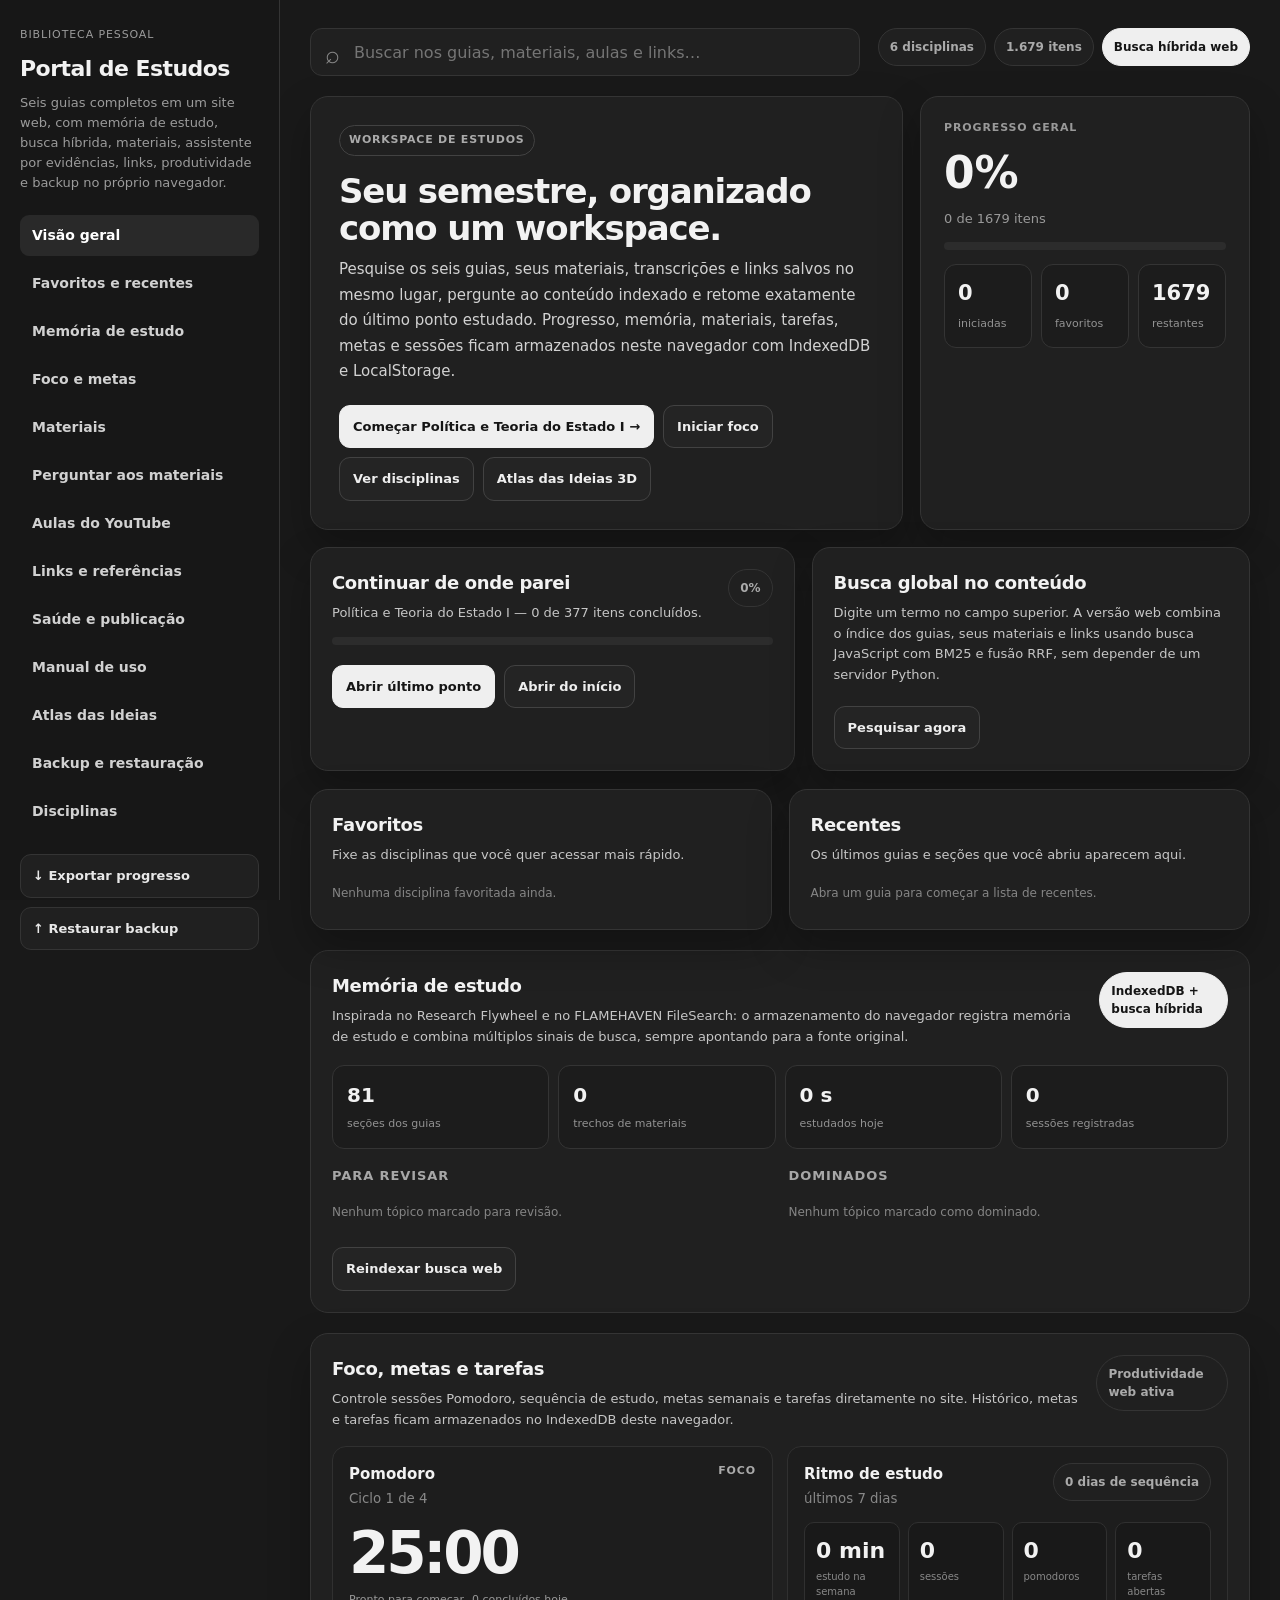
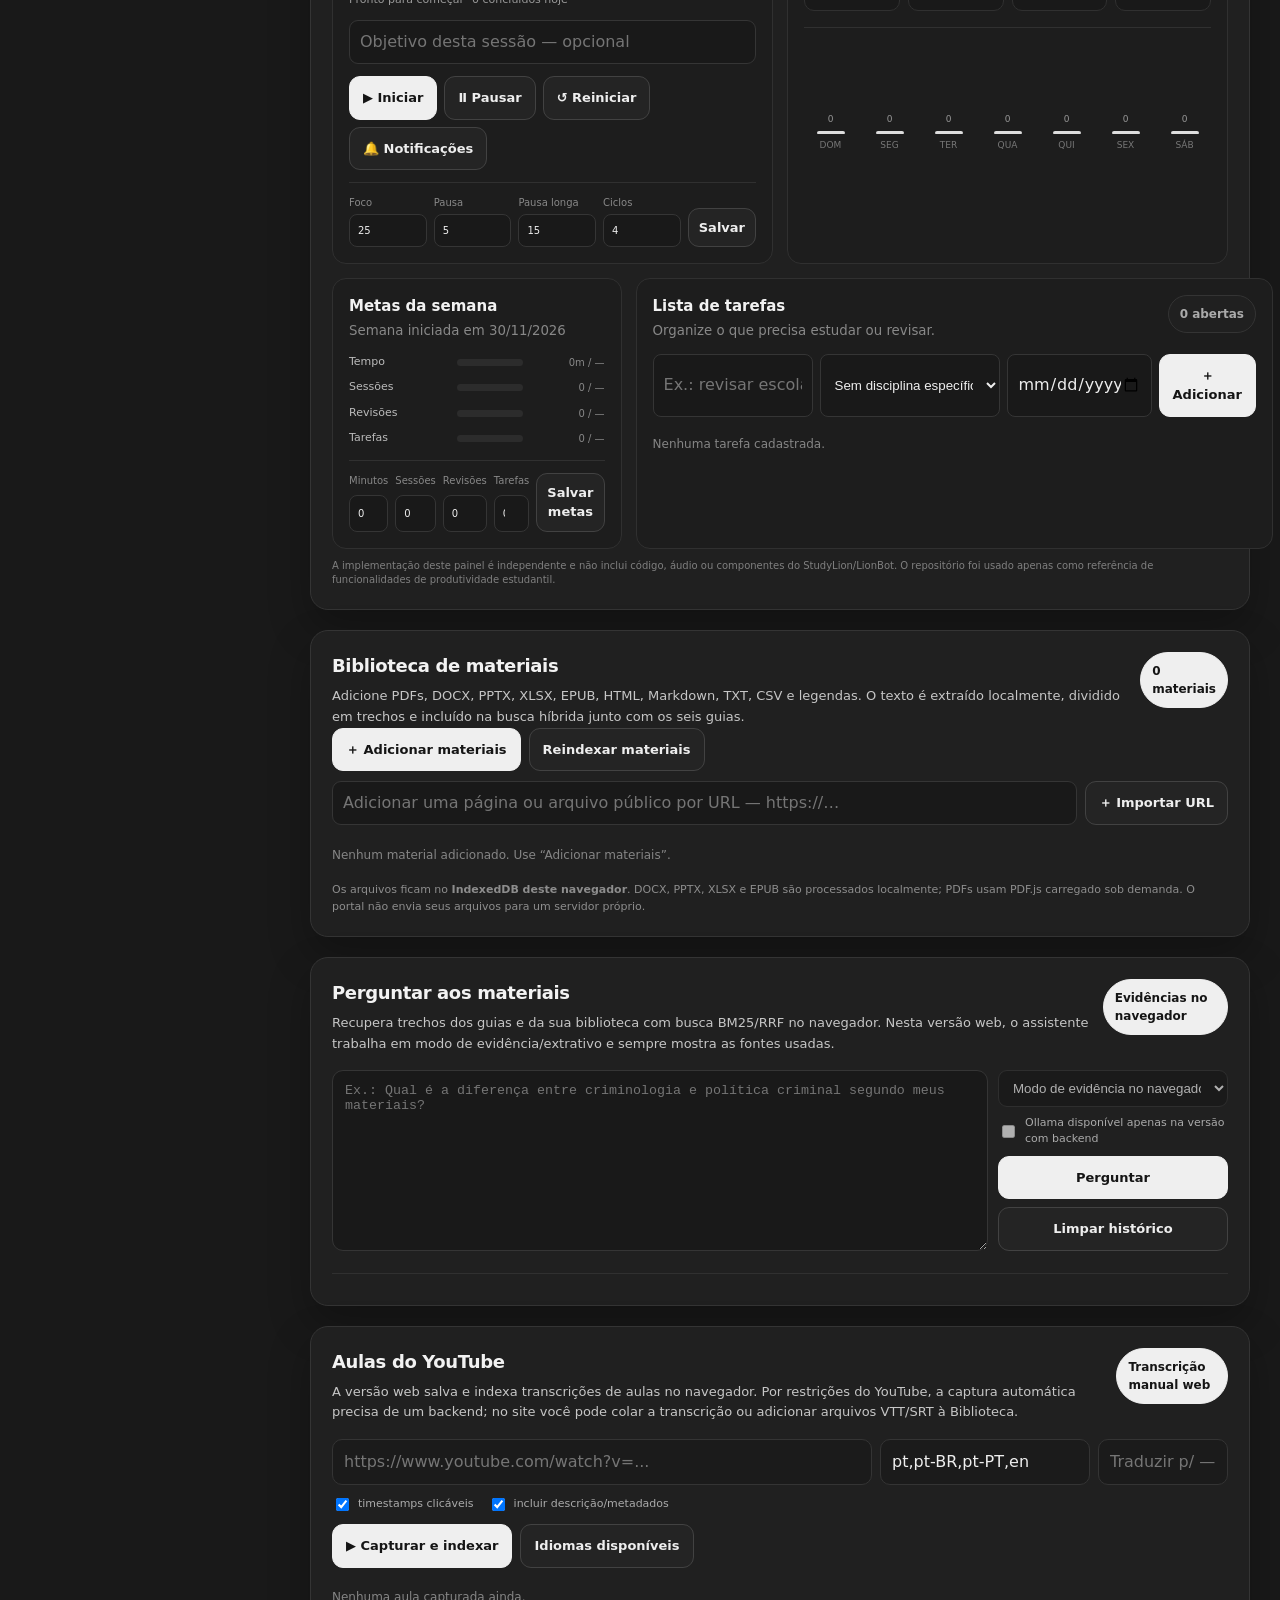
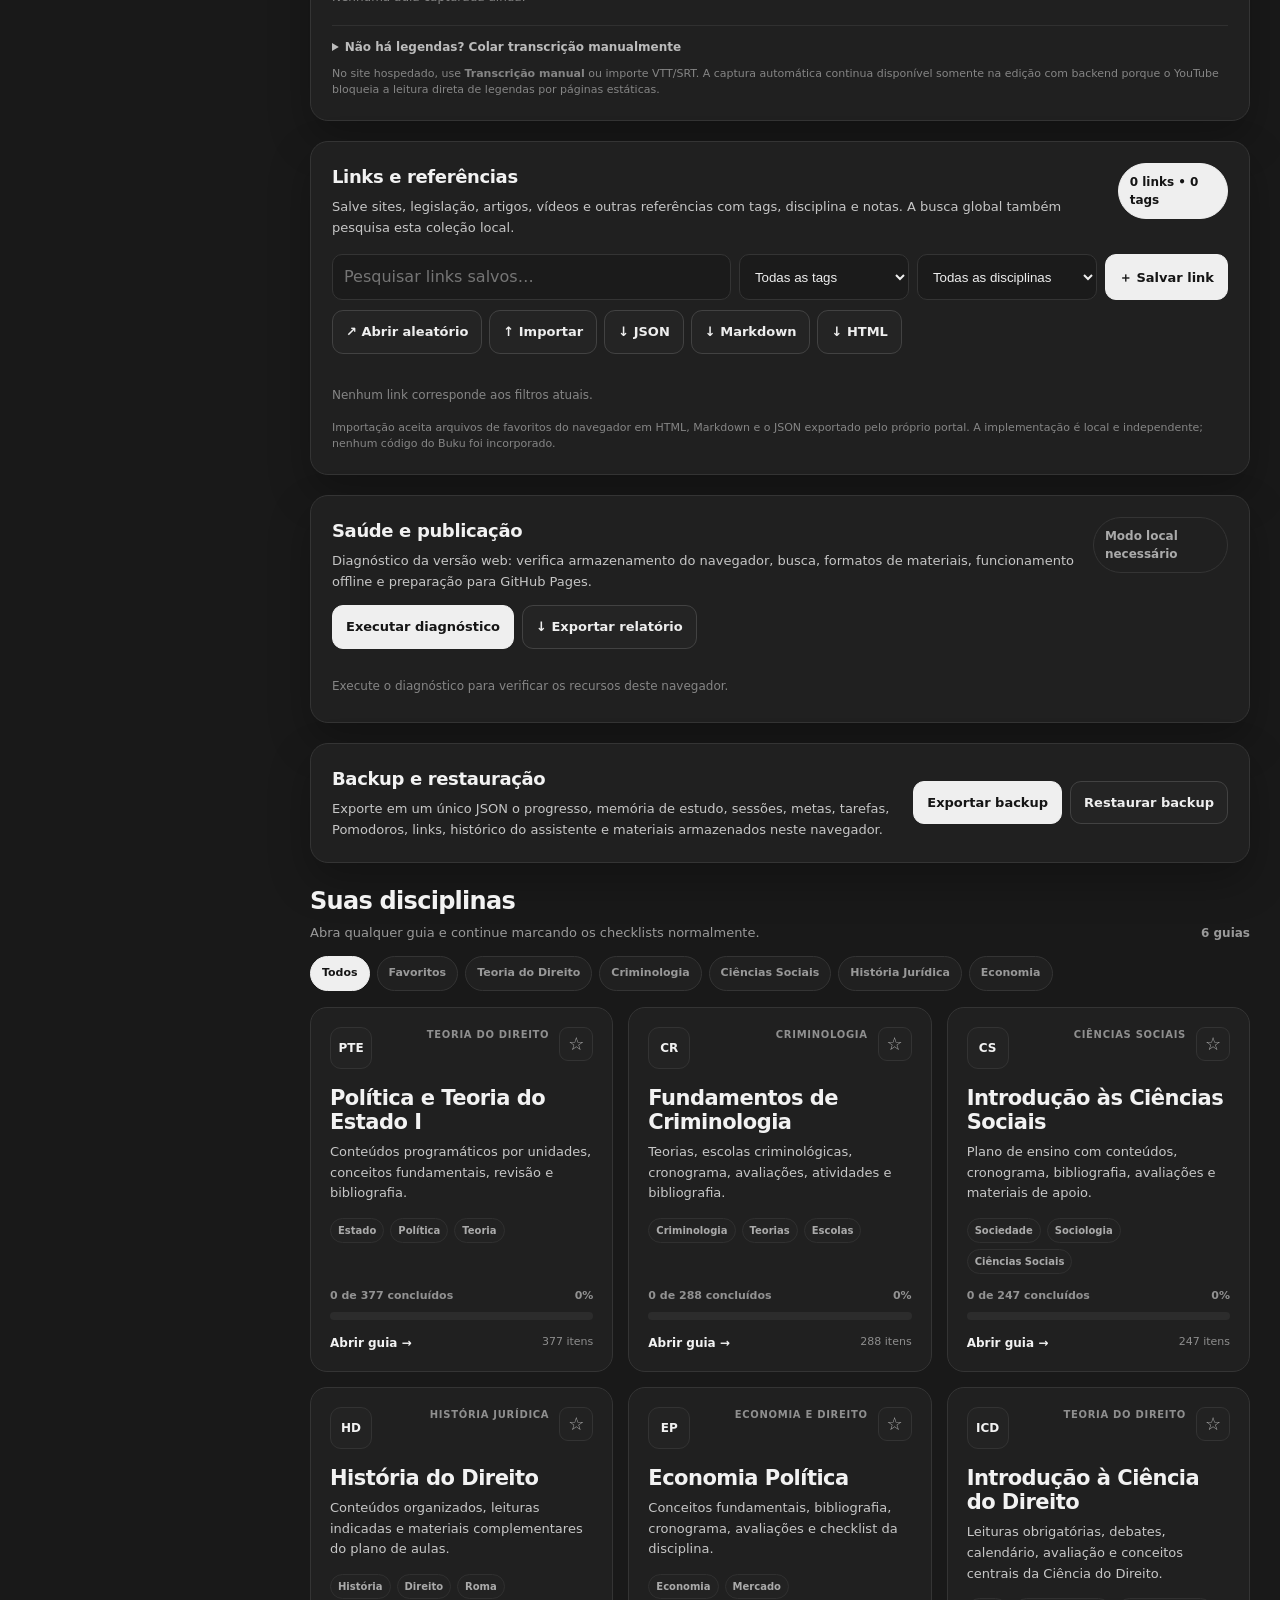
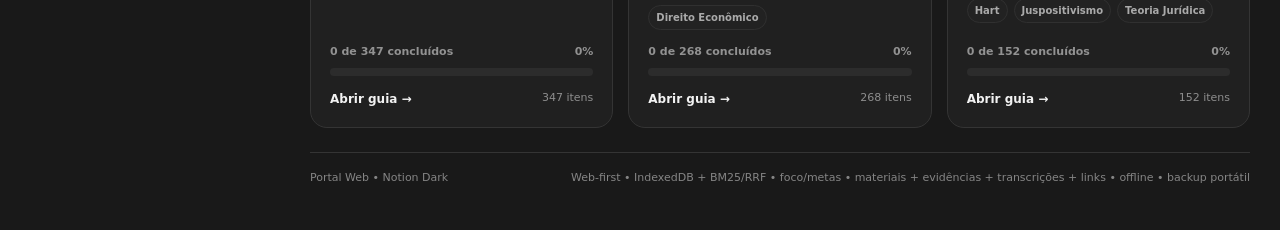
<file: index.html>
<!doctype html>
<html lang="pt-BR"><head><meta charset="utf-8"><meta name="viewport" content="width=device-width,initial-scale=1"><meta name="theme-color" content="#191919"><title>Portal de Estudos — Web</title>
<style>
:root{--bg:#191919;--surface:#202020;--line:#343434;--line2:#424242;--text:#f2f2f2;--text2:#d2d2d2;--muted:#9b9b9b;--shadow:0 18px 42px rgba(0,0,0,.26)}*{box-sizing:border-box}html{scroll-behavior:smooth}body{margin:0;background:var(--bg);color:var(--text);font-family:Inter,ui-sans-serif,system-ui,-apple-system,"Segoe UI",Roboto,Arial,sans-serif;line-height:1.5}a{color:inherit;text-decoration:none}button,input{font:inherit}.layout{display:grid;grid-template-columns:280px minmax(0,1fr);min-height:100vh}.sidebar{position:sticky;top:0;height:100vh;padding:27px 20px;border-right:1px solid var(--line);background:#171717;display:flex;flex-direction:column;gap:22px}.brand small{display:block;color:var(--muted);font-size:11px;letter-spacing:.08em;text-transform:uppercase;margin-bottom:8px}.brand h1{margin:0;font-size:22px;letter-spacing:-.025em}.brand p{margin:8px 0 0;color:var(--muted);font-size:13px;line-height:1.55}.nav{display:flex;flex-direction:column;gap:7px}.nav a{padding:10px 12px;border-radius:9px;color:#d1d1d1;font-size:14px;font-weight:650}.nav a:hover,.nav a.active{background:#292929;color:#fff}.side-actions{margin-top:auto;display:grid;gap:9px}.side-btn{border:1px solid var(--line);background:#202020;color:#e8e8e8;border-radius:11px;padding:11px 12px;font-weight:750;font-size:13px;cursor:pointer;text-align:left}.side-btn:hover{border-color:#4a4a4a;background:#242424}.content{padding:28px 30px 44px;min-width:0}.topbar{display:flex;align-items:flex-start;justify-content:space-between;gap:18px;margin-bottom:20px}.search-wrap{position:relative;flex:1;max-width:680px}.search-wrap input{width:100%;height:48px;border-radius:12px;border:1px solid var(--line);background:var(--surface);color:var(--text);padding:0 15px 0 43px;outline:none}.search-wrap input:focus{border-color:#505050;box-shadow:0 0 0 3px rgba(255,255,255,.04)}.search-wrap:before{content:"⌕";position:absolute;left:15px;top:8px;font-size:25px;color:#898989;z-index:2}.search-results{display:none;position:absolute;top:55px;left:0;right:0;z-index:40;padding:7px;background:#1d1d1d;border:1px solid var(--line2);border-radius:14px;box-shadow:0 20px 45px rgba(0,0,0,.45);max-height:520px;overflow:auto}.search-results.open{display:block}.search-result{display:block;padding:11px 12px;border-radius:10px}.search-result:hover{background:#292929}.search-result strong{display:block;font-size:13px}.search-result small{display:block;color:#999;margin:3px 0 5px;font-size:11px}.search-result span{display:block;color:#c4c4c4;font-size:12px;line-height:1.45}.search-empty{padding:16px;color:#999;font-size:13px}.top-pills{display:flex;gap:8px;flex-wrap:wrap;justify-content:flex-end}.pill{padding:9px 11px;border:1px solid var(--line);border-radius:999px;background:var(--surface);color:#aaa;font-size:12px;font-weight:700}.hero{display:grid;grid-template-columns:minmax(0,1fr) 330px;gap:17px;margin-bottom:17px}.panel{background:var(--surface);border:1px solid var(--line);border-radius:18px;box-shadow:var(--shadow)}.hero-main{padding:28px}.eyebrow{display:inline-block;padding:6px 9px;border:1px solid var(--line2);border-radius:999px;color:#aaa;font-size:11px;font-weight:750;text-transform:uppercase;letter-spacing:.07em}.hero h2{margin:17px 0 10px;font-size:34px;line-height:1.1;letter-spacing:-.035em}.hero p{margin:0;color:var(--text2);font-size:15px;line-height:1.7}.actions{display:flex;gap:9px;flex-wrap:wrap;margin-top:20px}.btn{display:inline-flex;align-items:center;justify-content:center;padding:11px 13px;border-radius:11px;border:1px solid var(--line2);background:#242424;color:#eee;font-weight:750;font-size:13px;cursor:pointer}.btn.primary{background:#efefef;color:#151515;border-color:#efefef}.summary{padding:23px;display:flex;flex-direction:column;gap:14px}.summary h3{margin:0;color:#999;font-size:11px;text-transform:uppercase;letter-spacing:.08em}.summary strong{font-size:44px;line-height:1}.summary .meta{color:#999;font-size:13px}.bar,.mini-bar{height:8px;background:#2c2c2c;border-radius:99px;overflow:hidden}.bar i,.mini-bar i{display:block;width:0;height:100%;background:#e5e5e5;border-radius:inherit;transition:width .25s}.stats{display:grid;grid-template-columns:repeat(3,1fr);gap:9px}.stat{padding:13px;border:1px solid var(--line);border-radius:12px;background:#1c1c1c}.stat b{display:block;font-size:21px}.stat small{color:#929292;font-size:11px}.workspace{display:grid;grid-template-columns:1.05fr .95fr;gap:17px;margin-bottom:18px}.box{padding:21px}.box h3{margin:0 0 7px;font-size:18px;letter-spacing:-.02em}.box p{margin:0;color:#c6c6c6;font-size:13px;line-height:1.6}.resume-head{display:flex;justify-content:space-between;gap:12px;align-items:flex-start;margin-bottom:13px}.quick-grid{display:grid;grid-template-columns:1fr 1fr;gap:17px;margin-bottom:20px}.quick-list{display:grid;gap:8px;margin-top:12px}.quick-item{display:flex;align-items:center;justify-content:space-between;gap:10px;padding:11px 12px;border:1px solid #303030;border-radius:11px;background:#1d1d1d}.quick-item .text{min-width:0}.quick-item strong{display:block;font-size:13px;white-space:nowrap;overflow:hidden;text-overflow:ellipsis}.quick-item small{display:block;color:#8f8f8f;font-size:11px;white-space:nowrap;overflow:hidden;text-overflow:ellipsis;margin-top:3px}.quick-item a{font-size:12px;font-weight:800;white-space:nowrap}.empty-mini{color:#858585;font-size:12px;padding:6px 0}.backup-grid{display:grid;grid-template-columns:1fr auto;gap:14px;align-items:center}.backup-actions{display:flex;gap:8px;flex-wrap:wrap;justify-content:flex-end}.section-head{display:flex;align-items:end;justify-content:space-between;gap:14px;margin:10px 0 14px}.section-head h3{margin:0;font-size:24px;letter-spacing:-.03em}.section-head p{margin:4px 0 0;color:#999;font-size:13px}.count{color:#999;font-size:12px;font-weight:700}.filters{display:flex;gap:7px;flex-wrap:wrap;margin-bottom:16px}.chip{padding:8px 11px;border:1px solid var(--line);border-radius:999px;background:var(--surface);color:#999;font-weight:750;font-size:11px;cursor:pointer}.chip.active{background:#efefef;color:#151515;border-color:#efefef}.grid{display:grid;grid-template-columns:repeat(3,minmax(0,1fr));gap:15px}.card{display:flex;flex-direction:column;min-height:292px;padding:19px;background:var(--surface);border:1px solid var(--line);border-radius:17px;transition:.16s}.card:hover{transform:translateY(-2px);border-color:#464646;box-shadow:0 14px 30px rgba(0,0,0,.22)}.card-top{display:flex;justify-content:space-between;align-items:flex-start;gap:10px}.mono{display:grid;place-items:center;width:42px;height:42px;border:1px solid #333;border-radius:11px;background:#232323;font-weight:800;font-size:12px}.fav{border:1px solid #333;background:#222;color:#aaa;border-radius:9px;width:34px;height:34px;cursor:pointer;font-size:18px;line-height:1}.fav.active{background:#eee;color:#111;border-color:#eee}.category{color:#8f8f8f;text-transform:uppercase;letter-spacing:.07em;font-size:10px;font-weight:750;text-align:right;margin-left:auto}.card h4{margin:17px 0 8px;font-size:21px;line-height:1.15;letter-spacing:-.025em}.card p{margin:0;color:#c7c7c7;font-size:13px;line-height:1.6}.tags{display:flex;gap:6px;flex-wrap:wrap;margin:14px 0}.tag{padding:4px 7px;border:1px solid #303030;background:#222;color:#aaa;border-radius:999px;font-size:10px;font-weight:700}.card-progress{margin-top:auto}.progress-head{display:flex;justify-content:space-between;gap:8px;color:#929292;font-size:11px;font-weight:700;margin-bottom:7px}.card-actions{display:flex;justify-content:space-between;align-items:center;gap:8px;margin-top:14px}.open{font-size:12px;font-weight:800}.items{color:#8d8d8d;font-size:11px}.empty{display:none;padding:30px;border:1px dashed var(--line2);border-radius:14px;text-align:center;color:#999}.toast{position:fixed;left:50%;bottom:25px;transform:translateX(-50%);z-index:100;padding:11px 14px;border-radius:10px;background:#f0f0f0;color:#151515;font-size:13px;font-weight:800;box-shadow:0 14px 35px rgba(0,0,0,.3);opacity:0;pointer-events:none;transition:opacity .2s}.toast.show{opacity:1}.footer{margin-top:24px;padding-top:17px;border-top:1px solid var(--line);display:flex;justify-content:space-between;gap:15px;flex-wrap:wrap;color:#858585;font-size:11px}
@media(max-width:1100px){.hero,.workspace,.quick-grid{grid-template-columns:1fr}.grid{grid-template-columns:repeat(2,minmax(0,1fr))}.backup-grid{grid-template-columns:1fr}.backup-actions{justify-content:flex-start}}@media(max-width:900px){.layout{grid-template-columns:1fr}.sidebar{position:static;height:auto;border-right:none;border-bottom:1px solid var(--line);padding:18px}.side-actions{margin-top:0;grid-template-columns:1fr 1fr}.content{padding:20px}.topbar{flex-direction:column;align-items:stretch}.top-pills{justify-content:flex-start}.search-wrap{max-width:none}}@media(max-width:620px){.grid{grid-template-columns:1fr}.filters{overflow:auto;flex-wrap:nowrap;padding-bottom:2px}.chip{white-space:nowrap}.hero-main{padding:21px}.hero h2{font-size:29px}.summary{padding:19px}.stats{gap:6px}.stat{padding:10px}.side-actions{grid-template-columns:1fr}}

.memory-panel{box-shadow:none}.memory-head{display:flex;justify-content:space-between;gap:14px;align-items:flex-start}.memory-head h3{margin-bottom:7px}.memory-stats{display:grid;grid-template-columns:repeat(3,1fr);gap:9px;margin:17px 0}.memory-stat{padding:14px;border:1px solid var(--line);border-radius:12px;background:#1c1c1c}.memory-stat b{display:block;font-size:20px}.memory-stat small{color:#929292;font-size:11px}.memory-columns{display:grid;grid-template-columns:1fr 1fr;gap:17px}.memory-columns h4{margin:0 0 8px;font-size:13px;text-transform:uppercase;letter-spacing:.07em;color:#a7a7a7}.memory-badge{display:inline-flex;align-items:center;padding:3px 7px;border:1px solid #373737;border-radius:999px;color:#aaa;font-size:10px;font-weight:750}.pill.online{background:#efefef;color:#151515;border-color:#efefef}.quick-item .memory-link{font-size:11px;color:#c8c8c8}.backend-note{color:#8d8d8d;font-size:11px;margin-top:8px}
@media(max-width:760px){.memory-head{flex-direction:column}.memory-stats{grid-template-columns:1fr 1fr 1fr}.memory-columns{grid-template-columns:1fr}}

.materials-panel{margin-bottom:20px}.materials-head{display:flex;justify-content:space-between;gap:14px;align-items:flex-start}.materials-head h3{margin-bottom:7px}.materials-actions{display:flex;gap:8px;flex-wrap:wrap}.materials-list{display:grid;gap:8px;margin-top:15px}.material-row{display:grid;grid-template-columns:minmax(0,1fr) auto;gap:12px;align-items:center;padding:12px 13px;border:1px solid #303030;border-radius:12px;background:#1d1d1d}.material-row strong{display:block;font-size:13px;white-space:nowrap;overflow:hidden;text-overflow:ellipsis}.material-row small{display:block;color:#929292;font-size:11px;margin-top:3px}.material-row-actions{display:flex;gap:7px;align-items:center}.material-row-actions a,.material-row-actions button{border:1px solid #353535;background:#242424;color:#ddd;border-radius:8px;padding:7px 9px;font-size:11px;font-weight:750;cursor:pointer}.material-row.error{border-color:#533}.material-format-note{margin-top:12px;color:#8d8d8d;font-size:11px}.upload-progress{display:none;margin-top:12px;padding:10px 12px;border:1px solid #353535;border-radius:10px;background:#1b1b1b;color:#bbb;font-size:12px}.upload-progress.show{display:block}.search-meta{padding:8px 12px 5px;color:#8f8f8f;font-size:10px;text-transform:uppercase;letter-spacing:.06em}.source-badge{display:inline-flex;margin-right:6px;padding:2px 6px;border:1px solid #3a3a3a;border-radius:999px;color:#aaa;font-size:9px;font-weight:800;text-transform:uppercase;letter-spacing:.05em}.memory-stats{grid-template-columns:repeat(4,1fr)}
@media(max-width:760px){.materials-head{flex-direction:column}.material-row{grid-template-columns:1fr}.material-row-actions{justify-content:flex-start}.memory-stats{grid-template-columns:1fr 1fr}}


/* Aulas do YouTube — integração MIT baseada no YouTube Fetcher to Markdown */
.youtube-panel{margin-bottom:20px}.youtube-head{display:flex;align-items:flex-start;justify-content:space-between;gap:15px}.youtube-form{display:grid;grid-template-columns:minmax(260px,1.5fr) 210px 130px;gap:8px;margin-top:16px}.youtube-form input,.youtube-manual input,.youtube-manual textarea{width:100%;border:1px solid var(--line);background:#1b1b1b;color:#eee;border-radius:10px;padding:10px 11px;outline:none}.youtube-form input:focus,.youtube-manual input:focus,.youtube-manual textarea:focus{border-color:#555}.youtube-options{display:flex;gap:14px;align-items:center;flex-wrap:wrap;margin:10px 0;color:#aaa;font-size:11px}.youtube-options label{display:flex;align-items:center;gap:6px}.youtube-actions{display:flex;gap:8px;flex-wrap:wrap}.youtube-status{display:none;margin-top:12px;padding:11px 12px;border:1px solid #353535;border-radius:10px;background:#1b1b1b;color:#bbb;font-size:12px;white-space:pre-wrap}.youtube-status.show{display:block}.youtube-status.error{border-color:#5b3838;color:#e4b8b8}.youtube-notes{display:grid;gap:8px;margin-top:14px}.youtube-note-row{display:grid;grid-template-columns:minmax(0,1fr) auto;gap:10px;align-items:center;padding:11px 12px;border:1px solid #303030;border-radius:11px;background:#1d1d1d}.youtube-note-row strong{display:block;font-size:12px;white-space:nowrap;overflow:hidden;text-overflow:ellipsis}.youtube-note-row small{display:block;color:#888;font-size:10px;margin-top:3px}.youtube-note-row a{font-size:11px;font-weight:800}.youtube-manual{margin-top:13px;border-top:1px solid #303030;padding-top:12px}.youtube-manual summary{cursor:pointer;color:#bbb;font-size:12px;font-weight:750}.youtube-manual-grid{display:grid;grid-template-columns:1fr 130px;gap:8px;margin-top:10px}.youtube-manual textarea{grid-column:1/-1;min-height:150px;resize:vertical}.youtube-manual .btn{justify-self:start}.youtube-note{margin-top:10px;color:#858585;font-size:11px;line-height:1.5}
@media(max-width:800px){.youtube-head{flex-direction:column}.youtube-form{grid-template-columns:1fr}.youtube-manual-grid{grid-template-columns:1fr}.youtube-manual textarea{grid-column:auto}.youtube-note-row{grid-template-columns:1fr}}

/* Links e referências — recursos reimplementados independentemente a partir de ideias do Buku */
.links-panel{margin-bottom:20px}.links-head{display:flex;align-items:flex-start;justify-content:space-between;gap:15px}.links-toolbar{display:grid;grid-template-columns:minmax(200px,1fr) 170px 180px auto;gap:8px;margin:16px 0 10px}.links-toolbar input,.links-toolbar select,.link-editor input,.link-editor select,.link-editor textarea{width:100%;border:1px solid var(--line);background:#1b1b1b;color:#eee;border-radius:10px;padding:10px 11px;outline:none}.links-toolbar input:focus,.links-toolbar select:focus,.link-editor input:focus,.link-editor select:focus,.link-editor textarea:focus{border-color:#555}.link-actions{display:flex;gap:7px;flex-wrap:wrap;margin:8px 0 13px}.link-editor{display:none;margin:12px 0 16px;padding:14px;border:1px solid #383838;border-radius:13px;background:#1b1b1b}.link-editor.show{display:block}.link-editor-grid{display:grid;grid-template-columns:1.4fr 1fr;gap:9px}.link-editor .wide{grid-column:1/-1}.link-editor textarea{min-height:82px;resize:vertical}.link-editor-check{display:flex;align-items:center;gap:8px;color:#bbb;font-size:12px}.links-list{display:grid;gap:8px}.link-row{display:grid;grid-template-columns:minmax(0,1fr) auto;gap:12px;padding:13px;border:1px solid #303030;border-radius:12px;background:#1d1d1d}.link-row.pinned{border-color:#4a4a4a;background:#202020}.link-row strong{display:block;font-size:13px;margin-bottom:3px}.link-url{display:block;color:#8d8d8d;font-size:11px;white-space:nowrap;overflow:hidden;text-overflow:ellipsis}.link-desc{display:block;color:#b7b7b7;font-size:12px;margin-top:6px;line-height:1.45}.link-meta{display:flex;gap:6px;align-items:center;flex-wrap:wrap;margin-top:8px}.link-tag{display:inline-flex;padding:3px 7px;border:1px solid #353535;border-radius:999px;color:#aaa;font-size:10px;font-weight:700;cursor:pointer}.link-tag:hover{border-color:#555;color:#eee}.link-guide{color:#888;font-size:10px}.link-row-actions{display:flex;gap:6px;align-items:flex-start;flex-wrap:wrap;justify-content:flex-end}.link-row-actions button,.link-row-actions a{border:1px solid #353535;background:#242424;color:#ddd;border-radius:8px;padding:7px 9px;font-size:11px;font-weight:750;cursor:pointer}.link-row-actions .pin-active{background:#eee;color:#111;border-color:#eee}.popular-tags{display:flex;gap:6px;flex-wrap:wrap;margin:8px 0 13px}.popular-tag{padding:5px 8px;border:1px solid #333;border-radius:999px;background:#202020;color:#aaa;font-size:10px;cursor:pointer}.popular-tag:hover{color:#eee;border-color:#555}.link-import-note{color:#858585;font-size:11px;margin-top:10px}
@media(max-width:980px){.links-toolbar{grid-template-columns:1fr 1fr}.link-editor-grid{grid-template-columns:1fr}.link-editor .wide{grid-column:auto}}@media(max-width:660px){.links-head{flex-direction:column}.links-toolbar{grid-template-columns:1fr}.link-row{grid-template-columns:1fr}.link-row-actions{justify-content:flex-start}}


/* Foco, metas e tarefas — implementação independente inspirada em padrões de produtividade estudantil */
.productivity-panel{margin-bottom:20px}.productivity-head{display:flex;align-items:flex-start;justify-content:space-between;gap:15px}.productivity-grid{display:grid;grid-template-columns:1fr 1fr;gap:14px;margin-top:16px}.focus-card,.study-stats-card,.goals-card,.tasks-card{border:1px solid #303030;border-radius:14px;background:#1d1d1d;padding:16px}.productivity-card-head{display:flex;justify-content:space-between;gap:10px;align-items:flex-start;margin-bottom:12px}.productivity-card-head h4{margin:0;font-size:15px}.productivity-card-head small{color:#888}.pomodoro-phase{color:#aaa;font-size:11px;text-transform:uppercase;letter-spacing:.08em;font-weight:800}.pomodoro-time{font-variant-numeric:tabular-nums;font-size:58px;line-height:1;letter-spacing:-.055em;font-weight:780;margin:14px 0 10px}.pomodoro-meta{display:flex;gap:8px;flex-wrap:wrap;color:#999;font-size:11px}.pomodoro-label{width:100%;margin:12px 0 0;border:1px solid #353535;background:#191919;color:#eee;border-radius:9px;padding:9px 10px;outline:none}.pomodoro-controls{display:flex;gap:7px;flex-wrap:wrap;margin-top:12px}.pomodoro-settings{display:grid;grid-template-columns:repeat(4,1fr) auto;gap:7px;margin-top:12px;padding-top:12px;border-top:1px solid #303030}.pomodoro-settings label{display:grid;gap:4px;color:#888;font-size:10px}.pomodoro-settings input{width:100%;border:1px solid #353535;background:#191919;color:#eee;border-radius:8px;padding:8px;outline:none}.pomodoro-settings .btn{align-self:end;padding:9px 10px}.notify-btn.enabled{background:#eee;color:#111;border-color:#eee}.study-stat-grid{display:grid;grid-template-columns:repeat(4,1fr);gap:8px}.study-stat-box{padding:11px;border:1px solid #303030;border-radius:10px;background:#191919}.study-stat-box b{display:block;font-size:22px}.study-stat-box small{display:block;color:#888;font-size:10px;margin-top:2px}.week-bars{height:126px;display:grid;grid-template-columns:repeat(7,1fr);align-items:end;gap:6px;margin-top:16px;padding-top:12px;border-top:1px solid #303030}.day-bar-wrap{height:100%;display:flex;flex-direction:column;justify-content:flex-end;align-items:center;gap:5px}.day-bar{width:100%;max-width:28px;min-height:3px;border-radius:6px 6px 3px 3px;background:#ddd}.day-bar-wrap small{font-size:9px;color:#777;text-transform:uppercase}.day-bar-wrap span{font-size:9px;color:#999}.productivity-lower{display:grid;grid-template-columns:.9fr 1.1fr;gap:14px;margin-top:14px}.goal-row{display:grid;grid-template-columns:100px 1fr 74px;align-items:center;gap:8px;margin:9px 0}.goal-row label{font-size:11px;color:#bbb}.goal-track{height:7px;background:#2c2c2c;border-radius:99px;overflow:hidden}.goal-track i{display:block;height:100%;background:#e6e6e6;border-radius:inherit;width:0}.goal-value{font-size:10px;color:#888;text-align:right}.goals-editor{display:grid;grid-template-columns:repeat(4,1fr) auto;gap:7px;margin-top:13px;padding-top:12px;border-top:1px solid #303030}.goals-editor label{display:grid;gap:4px;color:#888;font-size:10px}.goals-editor input{width:100%;border:1px solid #353535;background:#191919;color:#eee;border-radius:8px;padding:8px;outline:none}.goals-editor .btn{align-self:end;padding:9px 10px}.task-add{display:grid;grid-template-columns:minmax(160px,1fr) 180px 145px auto;gap:7px;margin-bottom:12px}.task-add input,.task-add select{width:100%;border:1px solid #353535;background:#191919;color:#eee;border-radius:8px;padding:9px 10px;outline:none}.tasks-list{display:grid;gap:7px;max-height:330px;overflow:auto}.task-row{display:grid;grid-template-columns:auto minmax(0,1fr) auto;gap:9px;align-items:start;padding:10px;border:1px solid #303030;border-radius:10px;background:#191919}.task-row.done{opacity:.58}.task-row.done strong{text-decoration:line-through}.task-row input[type=checkbox]{margin-top:3px}.task-row strong{display:block;font-size:12px}.task-row small{display:block;color:#858585;font-size:10px;margin-top:3px}.task-row.overdue{border-color:#5a3b3b}.task-delete{border:1px solid #353535;background:#222;color:#aaa;border-radius:7px;padding:5px 7px;cursor:pointer;font-size:10px}.productivity-note{color:#7f7f7f;font-size:10px;margin-top:10px;line-height:1.45}
@media(max-width:1100px){.productivity-grid,.productivity-lower{grid-template-columns:1fr}.study-stat-grid{grid-template-columns:repeat(4,1fr)}}
@media(max-width:760px){.productivity-head{flex-direction:column}.pomodoro-settings,.goals-editor{grid-template-columns:1fr 1fr}.pomodoro-settings .btn,.goals-editor .btn{grid-column:1/-1}.task-add{grid-template-columns:1fr 1fr}.task-add input:first-child{grid-column:1/-1}.study-stat-grid{grid-template-columns:1fr 1fr}.pomodoro-time{font-size:48px}}
@media(max-width:520px){.task-add{grid-template-columns:1fr}.task-add input:first-child{grid-column:auto}.pomodoro-settings,.goals-editor{grid-template-columns:1fr}.week-bars{gap:3px}.day-bar-wrap span{display:none}}

/* Assistente local, ingestão web e diagnóstico do portal */
.assistant-panel,.health-panel{margin-bottom:20px}.assistant-head,.health-head{display:flex;align-items:flex-start;justify-content:space-between;gap:14px}.assistant-grid{display:grid;grid-template-columns:minmax(0,1fr) 230px;gap:10px;margin-top:15px}.assistant-grid textarea{min-height:104px;resize:vertical;border:1px solid #353535;background:#191919;color:#eee;border-radius:11px;padding:12px;outline:none}.assistant-options{display:grid;gap:8px;align-content:start}.assistant-options select,.web-ingest input{width:100%;border:1px solid #353535;background:#191919;color:#eee;border-radius:9px;padding:9px 10px;outline:none}.assistant-check{display:flex;align-items:center;gap:7px;color:#aaa;font-size:11px}.assistant-answer{margin-top:13px;padding:14px;border:1px solid #303030;border-radius:12px;background:#1b1b1b;white-space:pre-wrap;color:#ddd;font-size:13px;line-height:1.65}.assistant-answer.empty{color:#858585}.assistant-sources{display:grid;gap:7px;margin-top:10px}.assistant-source{display:grid;grid-template-columns:auto minmax(0,1fr) auto;gap:9px;align-items:start;padding:10px;border:1px solid #303030;border-radius:10px;background:#191919}.assistant-source b{display:grid;place-items:center;width:25px;height:25px;border-radius:7px;background:#292929;font-size:11px}.assistant-source strong{display:block;font-size:12px}.assistant-source small{display:block;color:#858585;font-size:10px;margin-top:2px}.assistant-source a{font-size:11px;font-weight:800}.assistant-meta{color:#818181;font-size:10px;margin-top:8px}.assistant-history{margin-top:12px;border-top:1px solid #303030;padding-top:10px}.assistant-history details{border:1px solid #303030;border-radius:9px;padding:8px 10px;margin:6px 0;background:#1b1b1b}.assistant-history summary{cursor:pointer;font-size:11px;font-weight:700}.assistant-history p{white-space:pre-wrap;margin:8px 0 0!important}.web-ingest{display:grid;grid-template-columns:minmax(0,1fr) auto;gap:8px;margin:10px 0}.health-actions{display:flex;gap:8px;flex-wrap:wrap;margin-top:13px}.health-summary{display:flex;gap:8px;flex-wrap:wrap;margin-top:12px}.health-summary span{padding:7px 9px;border:1px solid #303030;border-radius:999px;color:#aaa;font-size:10px}.health-checks{display:grid;gap:6px;margin-top:10px}.health-check{display:grid;grid-template-columns:70px minmax(0,1fr);gap:9px;padding:9px 10px;border:1px solid #303030;border-radius:9px;background:#1b1b1b}.health-check b{font-size:10px;text-transform:uppercase;letter-spacing:.06em}.health-check.pass b{color:#b8d7b8}.health-check.warn b{color:#d8c89c}.health-check.fail b{color:#e2a4a4}.health-check strong{display:block;font-size:11px}.health-check small{display:block;color:#858585;font-size:10px;margin-top:2px}@media(max-width:760px){.assistant-head,.health-head{flex-direction:column}.assistant-grid{grid-template-columns:1fr}.web-ingest{grid-template-columns:1fr}.assistant-source{grid-template-columns:auto 1fr}.assistant-source a{grid-column:2}}
</style><script src="assets/search-index.js"></script><script src="assets/jszip.min.js"></script><script src="assets/web-backend.js"></script><link rel="manifest" href="site.webmanifest"></head><body><div class="layout">
<aside class="sidebar"><div class="brand"><small>Biblioteca pessoal</small><h1>Portal de Estudos</h1><p>Seis guias completos em um site web, com memória de estudo, busca híbrida, materiais, assistente por evidências, links, produtividade e backup no próprio navegador.</p></div><nav class="nav"><a class="active" href="#inicio">Visão geral</a><a href="#atalhos">Favoritos e recentes</a><a href="#memoria">Memória de estudo</a><a href="#produtividade">Foco e metas</a><a href="#materiais">Materiais</a><a href="#assistente">Perguntar aos materiais</a><a href="#youtube">Aulas do YouTube</a><a href="#links">Links e referências</a><a href="#saude">Saúde e publicação</a><a href="MANUAL-DE-USO.html" target="_blank" rel="noopener">Manual de uso</a><a href="atlas-das-ideias.html">Atlas das Ideias</a><a href="#dados">Backup e restauração</a><a href="#guias">Disciplinas</a></nav><div class="side-actions"><button class="side-btn" id="exportSide">↓ Exportar progresso</button><button class="side-btn" id="importSide">↑ Restaurar backup</button></div></aside>
<main class="content"><div class="topbar"><div class="search-wrap"><input id="search" type="search" placeholder="Buscar nos guias, materiais, aulas e links…" autocomplete="off"><div class="search-results" id="searchResults"></div></div><div class="top-pills"><span class="pill">6 disciplinas</span><span class="pill">1.679 itens</span><span class="pill" id="backendPill">Busca global</span></div></div>
<section class="hero" id="inicio"><div class="panel hero-main"><span class="eyebrow">Workspace de estudos</span><h2>Seu semestre, organizado como um workspace.</h2><p>Pesquise os seis guias, seus materiais, transcrições e links salvos no mesmo lugar, pergunte ao conteúdo indexado e retome exatamente do último ponto estudado. Progresso, memória, materiais, tarefas, metas e sessões ficam armazenados neste navegador com IndexedDB e LocalStorage.</p><div class="actions"><a class="btn primary" id="continueBtn" href="guias/politica-teoria-estado.html?resume=1">Continuar de onde parei →</a><a class="btn" href="#produtividade">Iniciar foco</a><a class="btn" href="#guias">Ver disciplinas</a><a class="btn" href="atlas-das-ideias.html">Atlas das Ideias 3D</a></div></div><aside class="panel summary"><h3>Progresso geral</h3><strong id="overallPct">0%</strong><div class="meta" id="overallCount">0 de 1679 itens</div><div class="bar"><i id="overallBar"></i></div><div class="stats"><div class="stat"><b id="activeGuides">0</b><small>iniciadas</small></div><div class="stat"><b id="favCount">0</b><small>favoritos</small></div><div class="stat"><b id="remainingCount">1679</b><small>restantes</small></div></div></aside></section>
<section class="workspace"><div class="panel box"><div class="resume-head"><div><h3>Continuar de onde parei</h3><p id="resumeText">Abra uma disciplina para registrar seu último ponto de estudo.</p></div><span class="pill" id="resumePct">0%</span></div><div class="mini-bar"><i id="resumeBar"></i></div><div class="actions"><a class="btn primary" id="resumeBtn" href="guias/politica-teoria-estado.html?resume=1">Abrir último ponto</a><a class="btn" id="resumeGuideBtn" href="guias/politica-teoria-estado.html">Abrir do início</a></div></div><div class="panel box"><h3>Busca global no conteúdo</h3><p>Digite um termo no campo superior. A versão web combina o índice dos guias, seus materiais e links usando busca JavaScript com BM25 e fusão RRF, sem depender de um servidor Python.</p><div class="actions"><button class="btn" id="focusSearch">Pesquisar agora</button></div></div></section>
<section class="quick-grid" id="atalhos"><div class="panel box"><h3>Favoritos</h3><p>Fixe as disciplinas que você quer acessar mais rápido.</p><div class="quick-list" id="favoritesList"></div></div><div class="panel box"><h3>Recentes</h3><p>Os últimos guias e seções que você abriu aparecem aqui.</p><div class="quick-list" id="recentList"></div></div></section>
<section id="memoria" class="panel box memory-panel" style="margin-bottom:20px">
<div class="memory-head"><div><h3>Memória de estudo</h3><p>Inspirada no Research Flywheel e no FLAMEHAVEN FileSearch: o armazenamento do navegador registra memória de estudo e combina múltiplos sinais de busca, sempre apontando para a fonte original.</p></div><span class="pill" id="memoryStatus">Modo estático</span></div>
<div class="memory-stats"><div class="memory-stat"><b id="indexedCount">0</b><small>seções dos guias</small></div><div class="memory-stat"><b id="materialChunkCount">0</b><small>trechos de materiais</small></div><div class="memory-stat"><b id="todayStudy">0 min</b><small>estudados hoje</small></div><div class="memory-stat"><b id="sessionCount">0</b><small>sessões registradas</small></div></div>
<div class="memory-columns"><div><h4>Para revisar</h4><div class="quick-list" id="weakTopics"><div class="empty-mini">Abra um guia e marque tópicos como “Revisar”.</div></div></div><div><h4>Dominados</h4><div class="quick-list" id="strongTopics"><div class="empty-mini">Abra um guia e marque tópicos como “Dominado”.</div></div></div></div>
<div class="actions"><button class="btn" id="reindexBtn" disabled>Reindexar busca web</button></div>
</section>
<section id="produtividade" class="panel box productivity-panel">
<div class="productivity-head"><div><h3>Foco, metas e tarefas</h3><p>Controle sessões Pomodoro, sequência de estudo, metas semanais e tarefas diretamente no site. Histórico, metas e tarefas ficam armazenados no IndexedDB deste navegador.</p></div><span class="pill" id="productivityPill">Timer disponível</span></div>
<div class="productivity-grid">
<div class="focus-card"><div class="productivity-card-head"><div><h4>Pomodoro</h4><small id="pomodoroCycleText">Ciclo 1</small></div><span class="pomodoro-phase" id="pomodoroPhase">Foco</span></div><div class="pomodoro-time" id="pomodoroTime">25:00</div><div class="pomodoro-meta"><span id="pomodoroHint">Pronto para começar</span><span id="pomodoroCompletedToday">0 concluídos hoje</span></div><input class="pomodoro-label" id="pomodoroLabel" type="text" maxlength="200" placeholder="Objetivo desta sessão — opcional"><div class="pomodoro-controls"><button class="btn primary" id="pomodoroStartBtn" type="button">▶ Iniciar</button><button class="btn" id="pomodoroPauseBtn" type="button">Ⅱ Pausar</button><button class="btn" id="pomodoroResetBtn" type="button">↺ Reiniciar</button><button class="btn notify-btn" id="pomodoroNotifyBtn" type="button">🔔 Notificações</button></div><div class="pomodoro-settings"><label>Foco<input id="focusMinutes" type="number" min="1" max="180" value="25"></label><label>Pausa<input id="shortBreakMinutes" type="number" min="1" max="60" value="5"></label><label>Pausa longa<input id="longBreakMinutes" type="number" min="1" max="120" value="15"></label><label>Ciclos<input id="cyclesBeforeLong" type="number" min="1" max="12" value="4"></label><button class="btn" id="savePomodoroSettingsBtn" type="button">Salvar</button></div></div>
<div class="study-stats-card"><div class="productivity-card-head"><div><h4>Ritmo de estudo</h4><small>últimos 7 dias</small></div><span class="pill" id="streakPill">0 dias</span></div><div class="study-stat-grid"><div class="study-stat-box"><b id="weekStudyTime">0h</b><small>estudo na semana</small></div><div class="study-stat-box"><b id="weekSessions">0</b><small>sessões</small></div><div class="study-stat-box"><b id="weekPomodoros">0</b><small>pomodoros</small></div><div class="study-stat-box"><b id="openTasksCount">0</b><small>tarefas abertas</small></div></div><div class="week-bars" id="weekBars"></div></div>
</div>
<div class="productivity-lower">
<div class="goals-card"><div class="productivity-card-head"><div><h4>Metas da semana</h4><small id="goalsWeekLabel">Defina metas para acompanhar o ritmo.</small></div></div><div id="goalsProgress"><div class="goal-row"><label>Tempo</label><div class="goal-track"><i id="goalStudyBar"></i></div><span class="goal-value" id="goalStudyValue">0 / —</span></div><div class="goal-row"><label>Sessões</label><div class="goal-track"><i id="goalSessionsBar"></i></div><span class="goal-value" id="goalSessionsValue">0 / —</span></div><div class="goal-row"><label>Revisões</label><div class="goal-track"><i id="goalReviewsBar"></i></div><span class="goal-value" id="goalReviewsValue">0 / —</span></div><div class="goal-row"><label>Tarefas</label><div class="goal-track"><i id="goalTasksBar"></i></div><span class="goal-value" id="goalTasksValue">0 / —</span></div></div><div class="goals-editor"><label>Minutos<input id="goalStudyMinutes" type="number" min="0" max="10080" value="0"></label><label>Sessões<input id="goalSessions" type="number" min="0" max="500" value="0"></label><label>Revisões<input id="goalReviews" type="number" min="0" max="1000" value="0"></label><label>Tarefas<input id="goalTasks" type="number" min="0" max="1000" value="0"></label><button class="btn" id="saveGoalsBtn" type="button" disabled>Salvar metas</button></div></div>
<div class="tasks-card"><div class="productivity-card-head"><div><h4>Lista de tarefas</h4><small>Organize o que precisa estudar ou revisar.</small></div><span class="pill" id="tasksPill">0 abertas</span></div><div class="task-add"><input id="taskTitle" type="text" maxlength="500" placeholder="Ex.: revisar escolas criminológicas"><select id="taskGuide"><option value="">Sem disciplina específica</option></select><input id="taskDueDate" type="date"><button class="btn primary" id="addTaskBtn" type="button" disabled>＋ Adicionar</button></div><div class="tasks-list" id="tasksList"><div class="empty-mini">Nenhuma tarefa cadastrada.</div></div></div>
</div><div class="productivity-note">A implementação deste painel é independente e não inclui código, áudio ou componentes do StudyLion/LionBot. O repositório foi usado apenas como referência de funcionalidades de produtividade estudantil.</div>
</section>
<section id="materiais" class="panel box materials-panel">
<div class="materials-head"><div><h3>Biblioteca de materiais</h3><p>Adicione PDFs, DOCX, PPTX, XLSX, EPUB, HTML, Markdown, TXT, CSV e legendas. O texto é extraído localmente, dividido em trechos e incluído na busca híbrida junto com os seis guias.</p></div><span class="pill" id="materialsPill">Modo local necessário</span></div>
<div class="materials-actions"><button class="btn primary" id="addMaterialsBtn" disabled>＋ Adicionar materiais</button><button class="btn" id="reindexMaterialsBtn" disabled>Reindexar materiais</button><input id="materialFiles" type="file" multiple accept=".pdf,.docx,.pptx,.xlsx,.epub,.html,.htm,.md,.markdown,.txt,.text,.csv,.tsv,.json,.rtf,.vtt,.srt" hidden></div>
<div class="upload-progress" id="uploadProgress"></div><div class="web-ingest"><input id="materialUrl" type="url" placeholder="Adicionar uma página ou arquivo público por URL — https://…"><button class="btn" id="addUrlBtn" type="button" disabled>＋ Importar URL</button></div><div class="materials-list" id="materialsList"><div class="empty-mini">Abra pelo aplicativo local para adicionar documentos.</div></div>
<div class="material-format-note">Os arquivos ficam no <b>IndexedDB deste navegador</b>. DOCX, PPTX, XLSX e EPUB são processados localmente; PDFs usam PDF.js carregado sob demanda. O portal não envia seus arquivos para um servidor próprio.</div>
</section>

<section id="assistente" class="panel box assistant-panel">
<div class="assistant-head"><div><h3>Perguntar aos materiais</h3><p>Recupera trechos dos guias e da sua biblioteca com busca BM25/RRF no navegador. Nesta versão web, o assistente trabalha em modo de evidência/extrativo e sempre mostra as fontes usadas.</p></div><span class="pill" id="assistantPill">Modo local necessário</span></div>
<div class="assistant-grid"><textarea id="assistantQuestion" placeholder="Ex.: Qual é a diferença entre criminologia e política criminal segundo meus materiais?"></textarea><div class="assistant-options"><select id="assistantModel"><option value="">Modo de evidência no navegador</option></select><label class="assistant-check"><input id="assistantUseOllama" type="checkbox" disabled> Ollama disponível apenas na versão com backend</label><button class="btn primary" id="assistantAskBtn" type="button" disabled>Perguntar</button><button class="btn" id="assistantClearBtn" type="button" disabled>Limpar histórico</button></div></div>
<div class="assistant-answer empty" id="assistantAnswer">Faça uma pergunta para recuperar trechos dos seus guias e materiais.</div><div class="assistant-meta" id="assistantMeta"></div><div class="assistant-sources" id="assistantSources"></div><div class="assistant-history" id="assistantHistory"></div>
</section>

<section id="youtube" class="panel box youtube-panel">
<div class="youtube-head"><div><h3>Aulas do YouTube</h3><p>A versão web salva e indexa transcrições de aulas no navegador. Por restrições do YouTube, a captura automática precisa de um backend; no site você pode colar a transcrição ou adicionar arquivos VTT/SRT à Biblioteca.</p></div><span class="pill" id="youtubePill">Modo local necessário</span></div>
<div class="youtube-form"><input id="youtubeUrl" type="url" placeholder="https://www.youtube.com/watch?v=..."><input id="youtubeLanguage" type="text" value="pt,pt-BR,pt-PT,en" placeholder="Idiomas preferidos"><input id="youtubeTranslate" type="text" placeholder="Traduzir p/ — opcional"></div>
<div class="youtube-options"><label><input id="youtubeTimestamps" type="checkbox" checked> timestamps clicáveis</label><label><input id="youtubeDescription" type="checkbox" checked> incluir descrição/metadados</label></div>
<div class="youtube-actions"><button class="btn primary" id="youtubeCaptureBtn" type="button" disabled>▶ Capturar e indexar</button><button class="btn" id="youtubeTracksBtn" type="button" disabled>Idiomas disponíveis</button></div>
<div class="youtube-status" id="youtubeStatus"></div>
<div class="youtube-notes" id="youtubeNotes"><div class="empty-mini">Nenhuma aula salva neste navegador.</div></div>
<details class="youtube-manual"><summary>Não há legendas? Colar transcrição manualmente</summary><div class="youtube-manual-grid"><input id="youtubeManualTitle" type="text" placeholder="Título da aula"><input id="youtubeManualLanguage" type="text" value="pt" placeholder="Idioma"><textarea id="youtubeManualTranscript" placeholder="Cole aqui a transcrição da aula…"></textarea><button class="btn" id="youtubeManualSaveBtn" type="button" disabled>Salvar transcrição na biblioteca</button></div></details>
<div class="youtube-note">No site hospedado, use <b>Transcrição manual</b> ou importe VTT/SRT. A captura automática continua disponível somente na edição com backend porque o YouTube bloqueia a leitura direta de legendas por páginas estáticas.</div>
</section>

<section id="links" class="panel box links-panel">
<div class="links-head"><div><h3>Links e referências</h3><p>Salve sites, legislação, artigos, vídeos e outras referências com tags, disciplina e notas. A busca global também pesquisa esta coleção local.</p></div><span class="pill" id="linksPill">Modo local necessário</span></div>
<div class="links-toolbar"><input id="linkSearch" type="search" placeholder="Pesquisar links salvos…"><select id="linkTagFilter"><option value="">Todas as tags</option></select><select id="linkGuideFilter"><option value="">Todas as disciplinas</option></select><button class="btn primary" id="addLinkBtn" disabled>＋ Salvar link</button></div>
<div class="link-actions"><button class="btn" id="randomLinkBtn" disabled>↗ Abrir aleatório</button><button class="btn" id="importLinksBtn" disabled>↑ Importar</button><button class="btn" id="exportLinksJsonBtn" disabled>↓ JSON</button><button class="btn" id="exportLinksMdBtn" disabled>↓ Markdown</button><button class="btn" id="exportLinksHtmlBtn" disabled>↓ HTML</button><input id="linksImportFile" type="file" accept=".html,.htm,.md,.markdown,.json,text/html,text/markdown,application/json" hidden></div>
<div class="popular-tags" id="popularTags"></div>
<div class="link-editor" id="linkEditor"><div class="link-editor-grid"><input class="wide" id="linkUrl" type="url" placeholder="https://exemplo.com/recurso"><input id="linkTitle" type="text" placeholder="Título"><select id="linkGuide"><option value="">Sem disciplina específica</option></select><input class="wide" id="linkTags" type="text" placeholder="Tags separadas por vírgula — ex.: constitucional, legislação, revisão"><textarea class="wide" id="linkDescription" placeholder="Nota ou descrição opcional"></textarea><label class="link-editor-check"><input id="linkPinned" type="checkbox"> Fixar esta referência</label><div class="link-actions" style="margin:0;justify-content:flex-end"><button class="btn" id="cancelLinkBtn" type="button">Cancelar</button><button class="btn primary" id="saveLinkBtn" type="button">Salvar</button></div></div></div>
<div class="links-list" id="linksList"><div class="empty-mini">Nenhum link salvo neste navegador.</div></div>
<div class="link-import-note">Importação aceita arquivos de favoritos do navegador em HTML, Markdown e o JSON exportado pelo próprio portal. A implementação é local e independente; nenhum código do Buku foi incorporado.</div>
</section>
<section id="saude" class="panel box health-panel">
<div class="health-head"><div><h3>Saúde e publicação</h3><p>Diagnóstico da versão web: verifica armazenamento do navegador, busca, formatos de materiais, funcionamento offline e preparação para GitHub Pages.</p></div><span class="pill" id="healthPill">Modo local necessário</span></div><div class="health-actions"><button class="btn primary" id="runHealthBtn" type="button" disabled>Executar diagnóstico</button><button class="btn" id="exportHealthBtn" type="button" disabled>↓ Exportar relatório</button></div><div class="health-summary" id="healthSummary"></div><div class="health-checks" id="healthChecks"><div class="empty-mini">Execute o diagnóstico para verificar os recursos deste navegador.</div></div>
</section>
<section class="panel box" id="dados" style="margin-bottom:20px"><div class="backup-grid"><div><h3>Backup e restauração</h3><p>Exporte em um único JSON o progresso, memória de estudo, sessões, metas, tarefas, Pomodoros, links, histórico do assistente e materiais armazenados neste navegador.</p></div><div class="backup-actions"><button class="btn primary" id="exportBtn">Exportar backup</button><button class="btn" id="importBtn">Restaurar backup</button><input id="importFile" type="file" accept="application/json,.json" hidden></div></div></section>
<section id="guias"><div class="section-head"><div><h3>Suas disciplinas</h3><p>Abra qualquer guia e continue marcando os checklists normalmente.</p></div><div class="count" id="visibleCount">6 guias</div></div><div class="filters"><button class="chip active" data-filter="all">Todos</button><button class="chip" data-filter="favorites">Favoritos</button><button class="chip" data-filter="Teoria do Direito">Teoria do Direito</button><button class="chip" data-filter="Criminologia">Criminologia</button><button class="chip" data-filter="Ciências Sociais">Ciências Sociais</button><button class="chip" data-filter="História Jurídica">História Jurídica</button><button class="chip" data-filter="Economia e Direito">Economia</button></div><div class="grid" id="cards"></div><div class="empty" id="empty">Nenhum guia corresponde ao filtro ou à busca.</div></section><footer class="footer"><span>Portal Web • Notion Dark</span><span>Web-first • IndexedDB + BM25/RRF • foco/metas • materiais + evidências + transcrições + links • offline • backup portátil</span></footer></main></div><div class="toast" id="toast"></div>
<script>
const guides=[{"file":"politica-teoria-estado.html","title":"Política e Teoria do Estado I","abbr":"PTE","category":"Teoria do Direito","items":377,"desc":"Conteúdos programáticos por unidades, conceitos fundamentais, revisão e bibliografia.","storage":{"type":"json","key":"guia-politica-teoria-estado-i:marcacoes:v1"},"tags":["Estado","Política","Teoria"]},{"file":"criminologia.html","title":"Fundamentos de Criminologia","abbr":"CR","category":"Criminologia","items":288,"desc":"Teorias, escolas criminológicas, cronograma, avaliações, atividades e bibliografia.","storage":{"type":"json","key":"guia-fundamentos-criminologia:marcacoes:v1"},"tags":["Criminologia","Teorias","Escolas"]},{"file":"ciencias-sociais.html","title":"Introdução às Ciências Sociais","abbr":"CS","category":"Ciências Sociais","items":247,"desc":"Plano de ensino com conteúdos, cronograma, bibliografia, avaliações e materiais de apoio.","storage":{"type":"json","key":"guia-introducao-ciencias-sociais:marcacoes:v1"},"tags":["Sociedade","Sociologia","Ciências Sociais"]},{"file":"historia-direito.html","title":"História do Direito","abbr":"HD","category":"História Jurídica","items":347,"desc":"Conteúdos organizados, leituras indicadas e materiais complementares do plano de aulas.","storage":{"type":"json","key":"guia-historia-direito:marcacoes:v1"},"tags":["História","Direito","Roma"]},{"file":"economia-politica.html","title":"Economia Política","abbr":"EP","category":"Economia e Direito","items":268,"desc":"Conceitos fundamentais, bibliografia, cronograma, avaliações e checklist da disciplina.","storage":{"type":"prefix","key":"economia-politica-"},"tags":["Economia","Mercado","Direito Econômico"]},{"file":"introducao-ciencia-direito.html","title":"Introdução à Ciência do Direito","abbr":"ICD","category":"Teoria do Direito","items":152,"desc":"Leituras obrigatórias, debates, calendário, avaliação e conceitos centrais da Ciência do Direito.","storage":{"type":"prefix","key":"introducao-ciencia-direito-"},"tags":["Hart","Juspositivismo","Teoria Jurídica"]}];
const TOTAL=1679,FAV_KEY='portal:favorites:v1',RECENT_KEY='portal:recent:v1',LAST_KEY='portal:lastAccess:v1';
let currentFilter='all';let backendOnline=false;let backendDashboard=null;let searchSeq=0;let assistantStatusCache=null;let healthCache=null;const $=s=>document.querySelector(s);
function safeParse(k,f){try{return JSON.parse(localStorage.getItem(k)||'')||f}catch(err){return f}}
function favorites(){const x=safeParse(FAV_KEY,[]);return Array.isArray(x)?x:[]}
function progressFor(g){let done=0;try{if(g.storage.type==='json'){const obj=JSON.parse(localStorage.getItem(g.storage.key)||'{}');done=Object.values(obj||{}).filter(Boolean).length}else{for(let i=0;i<g.items;i++)if(localStorage.getItem(g.storage.key+i)==='1')done++}}catch(err){}done=Math.min(done,g.items);return{done,pct:g.items?Math.round(done/g.items*100):0}}
function toast(msg){const t=$('#toast');t.textContent=msg;t.classList.add('show');clearTimeout(t._timer);t._timer=setTimeout(()=>t.classList.remove('show'),1800)}
function esc(s){return String(s??'').replace(/[&<>"']/g,c=>({'&':'&amp;','<':'&lt;','>':'&gt;','"':'&quot;',"'":'&#39;'}[c]))}
function toggleFav(file){let a=favorites().filter(x=>x!==file);const adding=!favorites().includes(file);if(adding)a.unshift(file);localStorage.setItem(FAV_KEY,JSON.stringify(a));toast(adding?'Adicionado aos favoritos':'Removido dos favoritos');updateAll();scheduleStateSync()}
function cardHTML(g){const p=progressFor(g),fav=favorites().includes(g.file);return `<article class="card"><div class="card-top"><div class="mono">${esc(g.abbr)}</div><div class="category">${esc(g.category)}</div><button class="fav ${fav?'active':''}" data-fav="${esc(g.file)}" aria-label="Favoritar ${esc(g.title)}">${fav?'★':'☆'}</button></div><h4>${esc(g.title)}</h4><p>${esc(g.desc)}</p><div class="tags">${g.tags.map(t=>`<span class="tag">${esc(t)}</span>`).join('')}</div><div class="card-progress"><div class="progress-head"><span>${p.done} de ${g.items} concluídos</span><span>${p.pct}%</span></div><div class="mini-bar"><i style="width:${p.pct}%"></i></div></div><div class="card-actions"><a class="open" href="guias/${encodeURIComponent(g.file)}">Abrir guia →</a><span class="items">${g.items} itens</span></div></article>`}
function renderCards(){const q=$('#search').value.trim().toLowerCase(),favs=favorites();const filtered=guides.filter(g=>{const text=(g.title+' '+g.category+' '+g.tags.join(' ')+' '+g.desc).toLowerCase();const f=currentFilter==='all'||(currentFilter==='favorites'?favs.includes(g.file):g.category===currentFilter);return f&&(!q||text.includes(q)||(window.PORTAL_SEARCH_INDEX||[]).some(item=>item.file===g.file&&(item.section+' '+item.text).toLowerCase().includes(q)))});$('#cards').innerHTML=filtered.map(cardHTML).join('');$('#visibleCount').textContent=filtered.length+(filtered.length===1?' guia':' guias');$('#empty').style.display=filtered.length?'none':'block'}
function updateSummary(){let done=0,active=0;guides.forEach(g=>{const p=progressFor(g);done+=p.done;if(p.done>0)active++});const pct=Math.round(done/TOTAL*100);$('#overallPct').textContent=pct+'%';$('#overallCount').textContent=done+' de '+TOTAL+' itens';$('#overallBar').style.width=pct+'%';$('#activeGuides').textContent=active;$('#favCount').textContent=favorites().length;$('#remainingCount').textContent=Math.max(TOTAL-done,0)}
function updateResume(){let last=safeParse(LAST_KEY,null);let g=last&&guides.find(x=>x.file===last.file);if(!g){g=guides.find(x=>progressFor(x).done>0&&progressFor(x).done<x.items)||guides[0];last=null}const p=progressFor(g);const section=last?.sectionTitle?(' • '+last.sectionTitle):'';$('#resumeText').textContent=g.title+section+' — '+p.done+' de '+g.items+' itens concluídos.';$('#resumePct').textContent=p.pct+'%';$('#resumeBar').style.width=p.pct+'%';$('#resumeBtn').href='guias/'+encodeURIComponent(g.file)+'?resume=1';$('#continueBtn').href=$('#resumeBtn').href;$('#continueBtn').textContent=(p.done?'Continuar ':'Começar ')+g.title+' →';$('#resumeGuideBtn').href='guias/'+encodeURIComponent(g.file)}
function timeAgo(ts){if(!ts)return'';const ms=typeof ts==='number'?ts:Date.parse(ts);const m=Math.floor((Date.now()-ms)/60000);if(m<1)return'agora';if(m<60)return'há '+m+' min';const h=Math.floor(m/60);if(h<24)return'há '+h+' h';return'há '+Math.floor(h/24)+' d'}
function renderQuick(){const favs=favorites().map(f=>guides.find(g=>g.file===f)).filter(Boolean);$('#favoritesList').innerHTML=favs.length?favs.slice(0,6).map(g=>`<div class="quick-item"><div class="text"><strong>${esc(g.title)}</strong><small>${esc(g.category)}</small></div><a href="guias/${encodeURIComponent(g.file)}">Abrir →</a></div>`).join(''):'<div class="empty-mini">Nenhuma disciplina favoritada ainda.</div>';let recent=safeParse(RECENT_KEY,[]);if(!Array.isArray(recent))recent=[];$('#recentList').innerHTML=recent.length?recent.slice(0,6).map(r=>`<div class="quick-item"><div class="text"><strong>${esc(r.title||'Guia')}</strong><small>${esc(r.sectionTitle||'Último acesso')} • ${timeAgo(r.ts)}</small></div><a href="guias/${encodeURIComponent(r.file)}?resume=1">Retomar →</a></div>`).join(''):'<div class="empty-mini">Abra um guia para começar a lista de recentes.</div>'}
function staticSearch(q){const words=q.trim().toLowerCase().split(/\s+/).filter(Boolean);return (window.PORTAL_SEARCH_INDEX||[]).map(item=>{const hay=(item.guide+' '+item.section+' '+item.text).toLowerCase();return{item,score:words.reduce((s,w)=>s+(hay.includes(w)?1:0),0)}}).filter(x=>x.score===words.length).slice(0,14).map(x=>({guide_file:x.item.file,guide_title:x.item.guide,section_id:x.item.anchor,section_title:x.item.section,snippet:x.item.text}))}
function paintSearch(rows,q,meta={}){const box=$('#searchResults');const word=q.trim().split(/\s+/)[0]?.toLowerCase()||'';const head=meta.mode?`<div class="search-meta">${meta.mode==='hybrid'?'Busca híbrida BM25 + RRF + links':meta.mode==='bm25'?'Busca BM25':'Busca por palavras'}${meta.quality?' • confiança '+esc(meta.quality):''}</div>`:'';box.innerHTML=head+(rows.length?rows.map(item=>{let snippet=String(item.snippet||'').replaceAll('⟦','').replaceAll('⟧','');const low=snippet.toLowerCase(),idx=low.indexOf(word);if(idx>120)snippet='…'+snippet.slice(Math.max(0,idx-100),idx+220);const material=item.source_type==='material',link=item.source_type==='link';const href=item.href||((material||link)?'#':`guias/${encodeURIComponent(item.guide_file)}${item.section_id?'#'+encodeURIComponent(item.section_id):''}`);const badge=link?'Link':material?'Material':'Guia';const source=item.source_name||item.guide_title||'';const ext=(material||link)?' target="_blank" rel="noopener"':'';const track=link&&item.link_id?` data-search-link="${item.link_id}"`:'';return `<a class="search-result" href="${esc(href)}"${ext}${track}><strong><span class="source-badge">${badge}</span>${esc(item.section_title)}</strong><small>${esc(source)}</small><span>${esc(snippet.slice(0,330))}${snippet.length>330?'…':''}</span></a>`}).join(''):'<div class="search-empty">Nenhum resultado encontrado nos guias, materiais ou links.</div>');box.classList.add('open')}
async function globalSearch(q){q=q.trim();const box=$('#searchResults');if(q.length<2){box.classList.remove('open');box.innerHTML='';return}const seq=++searchSeq;if(backendOnline){try{const r=await fetch('api/search?q='+encodeURIComponent(q)+'&limit=14',{cache:'no-store'});if(r.ok){const j=await r.json();if(seq===searchSeq){paintSearch(j.results||[],q,j);return}}}catch(err){}}if(seq===searchSeq)paintSearch(staticSearch(q),q,{mode:'static'})}
function allowedKey(k){return k.startsWith('guia-')||k.startsWith('economia-politica-')||k.startsWith('introducao-ciencia-direito-')||k.startsWith('portal:')}
function collectState(){const data={};for(let i=0;i<localStorage.length;i++){const k=localStorage.key(i);if(allowedKey(k))data[k]=localStorage.getItem(k)}return data}
let syncTimer=null;function scheduleStateSync(){if(!backendOnline)return;clearTimeout(syncTimer);syncTimer=setTimeout(syncStateToDb,600)}
async function syncStateToDb(){if(!backendOnline)return;try{await fetch('api/state/sync',{method:'POST',headers:{'Content-Type':'application/json'},body:JSON.stringify({data:collectState()})})}catch(err){}}
async function reconcileState(){if(!backendOnline)return;try{const j=await (await fetch('api/state',{cache:'no-store'})).json();const remote=j.data||{},local=collectState();if(Object.keys(local).length===0&&Object.keys(remote).length>0&&!sessionStorage.getItem('portal:db-restored')){Object.entries(remote).forEach(([k,v])=>{if(allowedKey(k)&&typeof v==='string')localStorage.setItem(k,v)});sessionStorage.setItem('portal:db-restored','1');toast('Progresso restaurado do banco local');setTimeout(()=>location.reload(),500);return}await syncStateToDb()}catch(err){}}
function fmtDuration(sec){sec=Math.max(0,Number(sec)||0);if(sec<60)return Math.round(sec)+' s';const min=Math.round(sec/60);if(min<60)return min+' min';const h=Math.floor(min/60),m=min%60;return h+' h'+(m?' '+m+' min':'')}
function topicRow(t,label){return `<div class="quick-item"><div class="text"><strong>${esc(t.section_title)}</strong><small>${esc((guides.find(g=>g.file===t.guide_file)||{title:t.guide_file}).title)}${t.note?' • '+esc(t.note.slice(0,80)):''}</small></div><a class="memory-link" href="guias/${encodeURIComponent(t.guide_file)}#${encodeURIComponent(t.section_id)}">${label} →</a></div>`}
function renderMemory(d){backendDashboard=d;$('#memoryStatus').textContent=d.web_mode?'IndexedDB + busca híbrida':(d.fts5?'SQLite + busca híbrida':'Banco local ativo');$('#memoryStatus').classList.add('online');$('#backendPill').textContent=d.web_mode?'Busca híbrida web':'Busca híbrida local';$('#backendPill').classList.add('online');$('#indexedCount').textContent=d.indexed_sections||0;$('#materialChunkCount').textContent=d.material_chunks||0;$('#todayStudy').textContent=fmtDuration(d.today_seconds);$('#sessionCount').textContent=d.session_count||0;$('#weakTopics').innerHTML=(d.weak||[]).length?d.weak.slice(0,6).map(t=>topicRow(t,'Revisar')).join(''):'<div class="empty-mini">Nenhum tópico marcado para revisão.</div>';$('#strongTopics').innerHTML=(d.strong||[]).length?d.strong.slice(0,6).map(t=>topicRow(t,'Abrir')).join(''):'<div class="empty-mini">Nenhum tópico marcado como dominado.</div>';$('#reindexBtn').disabled=false;$('#materialsPill').textContent=(d.material_count||0)+(d.material_count===1?' material':' materiais');$('#materialsPill').classList.add('online');$('#linksPill').textContent=(d.link_count||0)+(d.link_count===1?' link':' links')+' • '+(d.link_tag_count||0)+' tags';$('#linksPill').classList.add('online')}
async function refreshMemory(){if(!backendOnline)return;try{const r=await fetch('api/dashboard',{cache:'no-store'});if(r.ok)renderMemory(await r.json())}catch(err){}}
async function initBackend(){try{const r=await fetch('api/status',{cache:'no-store'});if(!r.ok)throw new Error('offline');const status=await r.json();window.portalWebMode=status.mode==='browser-web';backendOnline=true;$('#addMaterialsBtn').disabled=false;$('#reindexMaterialsBtn').disabled=false;$('#addUrlBtn').disabled=false;$('#assistantAskBtn').disabled=false;$('#runHealthBtn').disabled=false;$('#youtubeCaptureBtn').disabled=false;$('#youtubeTracksBtn').disabled=false;$('#youtubeManualSaveBtn').disabled=false;$('#addTaskBtn').disabled=false;$('#saveGoalsBtn').disabled=false;['addLinkBtn','randomLinkBtn','importLinksBtn','exportLinksJsonBtn','exportLinksMdBtn','exportLinksHtmlBtn'].forEach(id=>$('#'+id).disabled=false);await reconcileState();await refreshMemory();await refreshProductivity();await refreshMaterials();await refreshAssistant();await refreshYoutube();await refreshLinks()}catch(err){backendOnline=false;$('#memoryStatus').textContent='Modo estático';$('#backendPill').textContent='Busca global';$('#linksPill').textContent='Modo local necessário';$('#assistantPill').textContent='Modo local necessário';$('#healthPill').textContent='Modo local necessário';$('#youtubePill').textContent='Modo local necessário';$('#productivityPill').textContent='Timer disponível';renderPomodoro()} }
async function exportBackup(){const payload={schema:'portal-estudos-backup',version:2,exportedAt:new Date().toISOString(),data:collectState()};if(backendOnline){try{await syncStateToDb();const r=await fetch('api/memory/export',{cache:'no-store'});if(r.ok)payload.memory=await r.json()}catch(err){}}const blob=new Blob([JSON.stringify(payload,null,2)],{type:'application/json'});const a=document.createElement('a');a.href=URL.createObjectURL(blob);a.download='portal-estudos-backup-'+new Date().toISOString().slice(0,10)+'.json';a.click();setTimeout(()=>URL.revokeObjectURL(a.href),500);toast(payload.memory?'Backup completo exportado':'Backup do navegador exportado')}
function triggerImport(){$('#importFile').click()}
async function importBackup(file){try{const payload=JSON.parse(await file.text());if(!payload.data||typeof payload.data!=='object'||!String(payload.schema||'').startsWith('portal-estudos-backup'))throw new Error('formato');let count=0;Object.entries(payload.data).forEach(([k,v])=>{if(allowedKey(k)&&typeof v==='string'){localStorage.setItem(k,v);count++}});if(backendOnline&&payload.memory){await fetch('api/memory/import',{method:'POST',headers:{'Content-Type':'application/json'},body:JSON.stringify(payload.memory)});await syncStateToDb()}toast(count+' registros restaurados');setTimeout(()=>location.reload(),650)}catch(err){toast('Arquivo de backup inválido')}}
function formatBytes(n){n=Number(n)||0;if(n<1024)return n+' B';if(n<1024*1024)return (n/1024).toFixed(1)+' KB';return (n/1024/1024).toFixed(1)+' MB'}
function renderMaterials(items){const box=$('#materialsList');$('#materialsPill').textContent=items.length+(items.length===1?' material':' materiais');box.innerHTML=items.length?items.map(m=>`<div class="material-row ${m.parse_status==='error'?'error':''}" data-material-id="${esc(m.material_id)}"><div><strong>${esc(m.original_name)}</strong><small>${formatBytes(m.size_bytes)} • ${m.indexed_chunks||0} trechos${m.parse_status==='error'?' • erro: '+esc(m.parse_message||'não indexado'):''}</small></div><div class="material-row-actions"><a href="${esc(m.href)}" target="_blank">Abrir</a><button type="button" data-delete-material="${esc(m.material_id)}">Remover</button></div></div>`).join(''):'<div class="empty-mini">Nenhum material adicionado. Use “Adicionar materiais”.</div>'}
async function refreshMaterials(){if(!backendOnline)return;try{const r=await fetch('api/materials',{cache:'no-store'});if(r.ok){const j=await r.json();renderMaterials(j.materials||[])}}catch(e){}}
function fileBase64(file){return new Promise((resolve,reject)=>{const r=new FileReader();r.onload=()=>{const s=String(r.result||'');resolve(s.includes(',')?s.split(',')[1]:s)};r.onerror=reject;r.readAsDataURL(file)})}
async function uploadMaterials(files){if(!backendOnline){toast('Abra pelo aplicativo local');return}const list=[...files];if(!list.length)return;const progress=$('#uploadProgress');progress.classList.add('show');for(let i=0;i<list.length;i++){const file=list[i];if(file.size>25*1024*1024){progress.textContent=`${file.name}: maior que 25 MB — ignorado`;continue}progress.textContent=`Indexando ${i+1} de ${list.length}: ${file.name}`;try{const data=await fileBase64(file);const r=await fetch('api/materials/upload',{method:'POST',headers:{'Content-Type':'application/json'},body:JSON.stringify({name:file.name,type:file.type||'',data})});const j=await r.json();if(!r.ok||!j.ok)throw new Error(j.error||j.index?.error||'falha');}catch(e){progress.textContent=`Falha em ${file.name}: ${e.message||e}`;await new Promise(res=>setTimeout(res,900))}}progress.textContent='Materiais atualizados.';await refreshMaterials();await refreshMemory();setTimeout(()=>progress.classList.remove('show'),1600);$('#materialFiles').value='';toast('Biblioteca de materiais atualizada')}
async function deleteMaterial(id){if(!backendOnline||!confirm('Remover este material e seu índice local?'))return;const r=await fetch('api/materials/delete',{method:'POST',headers:{'Content-Type':'application/json'},body:JSON.stringify({id})});if(r.ok){await refreshMaterials();await refreshMemory();toast('Material removido')}}
async function reindexMaterials(){if(!backendOnline)return;const b=$('#reindexMaterialsBtn');b.disabled=true;b.textContent='Reindexando…';try{const r=await fetch('api/materials/reindex',{method:'POST',headers:{'Content-Type':'application/json'},body:'{}'});const j=await r.json();await refreshMaterials();await refreshMemory();toast(`Materiais reindexados: ${j.ok||0}`)}finally{b.disabled=false;b.textContent='Reindexar materiais'}}


function youtubeStatusMessage(message,isError=false){const box=$('#youtubeStatus');if(!message){box.className='youtube-status';box.textContent='';return}box.textContent=message;box.className='youtube-status show'+(isError?' error':'')}
function renderYoutubeNotes(notes=[]){const box=$('#youtubeNotes');box.innerHTML=notes.length?notes.map(n=>`<div class="youtube-note-row"><div><strong>${esc((n.original_name||'Aula do YouTube').replace(/^youtube-/,'').replace(/\.md$/,''))}</strong><small>${n.indexed_chunks||0} trecho${Number(n.indexed_chunks||0)===1?'':'s'} indexado${Number(n.indexed_chunks||0)===1?'':'s'}</small></div><a href="${esc(n.href||'#')}" target="_blank" rel="noopener">Abrir nota →</a></div>`).join(''):'<div class="empty-mini">Nenhuma aula capturada ainda.</div>'}
async function refreshYoutube(){if(!backendOnline)return;try{const r=await fetch('api/youtube/status',{cache:'no-store'}),j=await r.json();if(!r.ok||!j.ok)return;const c=j.capture||{};$('#youtubePill').textContent=c.web?'Transcrição manual web':(c.ready?'Captura pronta':'Preparação automática');$('#youtubePill').classList.add('online');if(c.web){$('#youtubeCaptureBtn').disabled=true;$('#youtubeTracksBtn').disabled=true;$('#youtubeCaptureBtn').title='Captura automática exige backend';$('#youtubeTracksBtn').title='Consulta automática exige backend'}renderYoutubeNotes(j.notes||[])}catch(e){}}
async function captureYoutube(){if(!backendOnline)return;const url=$('#youtubeUrl').value.trim();if(!url){toast('Cole o link do vídeo');return}const b=$('#youtubeCaptureBtn');b.disabled=true;b.textContent='Preparando/capturando…';youtubeStatusMessage('Preparando o capturador e consultando as legendas. Na primeira vez isso pode levar um pouco mais.');try{const body={url,language:$('#youtubeLanguage').value.trim()||'auto',translate:$('#youtubeTranslate').value.trim(),timestamps:$('#youtubeTimestamps').checked,description:$('#youtubeDescription').checked};const r=await fetch('api/youtube/capture',{method:'POST',headers:{'Content-Type':'application/json'},body:JSON.stringify(body)}),j=await r.json();if(!r.ok||!j.ok)throw new Error(j.error||j.detail||'Não foi possível capturar');const title=j.capture?.title||'Aula capturada';youtubeStatusMessage(`✓ ${title}\nA transcrição foi salva na Biblioteca de materiais e já participa da busca global.`);await refreshYoutube();await refreshMaterials();await refreshMemory();toast('Aula capturada e indexada')}catch(e){youtubeStatusMessage(e.message||'Falha ao capturar o vídeo',true);toast('Falha na captura automática')}finally{b.disabled=false;b.textContent='▶ Capturar e indexar'}}
async function listYoutubeTracks(){if(!backendOnline)return;const url=$('#youtubeUrl').value.trim();if(!url){toast('Cole o link do vídeo');return}const b=$('#youtubeTracksBtn');b.disabled=true;b.textContent='Consultando…';youtubeStatusMessage('Consultando idiomas disponíveis…');try{const r=await fetch('api/youtube/list',{method:'POST',headers:{'Content-Type':'application/json'},body:JSON.stringify({url})}),j=await r.json();if(!r.ok||!j.ok)throw new Error(j.error||'Falha ao consultar');const lines=(j.tracks||[]).map(t=>`${t.code} — ${t.language} (${t.kind==='manual'?'manual':'automática'})`);youtubeStatusMessage(lines.length?'Legendas disponíveis:\n'+lines.join('\n'):'Nenhuma faixa de legenda foi retornada.')}catch(e){youtubeStatusMessage(e.message||'Falha ao consultar idiomas',true)}finally{b.disabled=false;b.textContent='Idiomas disponíveis'}}
async function saveManualYoutube(){if(!backendOnline)return;const url=$('#youtubeUrl').value.trim(),transcript=$('#youtubeManualTranscript').value.trim();if(!url){toast('Cole o link do vídeo acima');return}if(!transcript){toast('Cole a transcrição');return}const b=$('#youtubeManualSaveBtn');b.disabled=true;try{const body={url,title:$('#youtubeManualTitle').value.trim(),language:$('#youtubeManualLanguage').value.trim()||'pt',transcript};const r=await fetch('api/youtube/manual',{method:'POST',headers:{'Content-Type':'application/json'},body:JSON.stringify(body)}),j=await r.json();if(!r.ok||!j.ok)throw new Error(j.error||'Falha ao salvar');$('#youtubeManualTranscript').value='';youtubeStatusMessage('✓ Transcrição manual salva e indexada.');await refreshYoutube();await refreshMaterials();await refreshMemory();toast('Transcrição adicionada à biblioteca')}catch(e){youtubeStatusMessage(e.message||'Falha ao salvar transcrição',true)}finally{b.disabled=false}}


let linksCache=[],editingLinkId=0;
function guideOptions(selected=''){return '<option value="">Sem disciplina específica</option>'+guides.map(g=>`<option value="${esc(g.file)}"${g.file===selected?' selected':''}>${esc(g.title)}</option>`).join('')}
function populateLinkGuideSelects(){const filter=$('#linkGuideFilter'),edit=$('#linkGuide');if(filter&&filter.options.length<=1)filter.innerHTML='<option value="">Todas as disciplinas</option>'+guides.map(g=>`<option value="${esc(g.file)}">${esc(g.title)}</option>`).join('');if(edit)edit.innerHTML=guideOptions(edit.value||'')}
function linkGuideTitle(file){return (guides.find(g=>g.file===file)||{}).title||''}
function renderLinkTags(tags){return (tags||[]).map(t=>`<button class="link-tag" type="button" data-link-tag="${esc(t)}">#${esc(t)}</button>`).join('')}
function renderLinks(items,tags=[]){linksCache=items||[];const box=$('#linksList');$('#linksPill').textContent=linksCache.length+(linksCache.length===1?' link':' links')+' • '+tags.length+' tags';box.innerHTML=linksCache.length?linksCache.map(r=>`<div class="link-row ${r.pinned?'pinned':''}" data-link-id="${r.id}"><div><strong>${r.pinned?'★ ':''}${esc(r.title||r.display_host||r.url)}</strong><span class="link-url">${esc(r.url)}</span>${r.description?`<span class="link-desc">${esc(r.description)}</span>`:''}<div class="link-meta">${renderLinkTags(r.tags)}${r.guide_file?`<span class="link-guide">${esc(linkGuideTitle(r.guide_file)||r.guide_file)}</span>`:''}${r.open_count?`<span class="link-guide">${r.open_count} abertura${r.open_count===1?'':'s'}</span>`:''}</div></div><div class="link-row-actions"><a href="${esc(r.url)}" target="_blank" rel="noopener" data-open-link="${r.id}">Abrir</a><button type="button" data-edit-link="${r.id}">Editar</button><button type="button" class="${r.pinned?'pin-active':''}" data-pin-link="${r.id}">${r.pinned?'★ Fixado':'☆ Fixar'}</button><button type="button" data-delete-link="${r.id}">Remover</button></div></div>`).join(''):'<div class="empty-mini">Nenhum link corresponde aos filtros atuais.</div>';const tagSel=$('#linkTagFilter'),current=tagSel.value;tagSel.innerHTML='<option value="">Todas as tags</option>'+tags.map(t=>`<option value="${esc(t.tag)}">${esc(t.tag)} (${t.count})</option>`).join('');if(tags.some(t=>t.tag===current))tagSel.value=current;$('#popularTags').innerHTML=tags.slice(0,12).map(t=>`<button class="popular-tag" type="button" data-link-tag="${esc(t.tag)}">#${esc(t.tag)} · ${t.count}</button>`).join('')}
async function refreshLinks(){if(!backendOnline)return;populateLinkGuideSelects();const params=new URLSearchParams();const q=$('#linkSearch').value.trim(),tag=$('#linkTagFilter').value,guide=$('#linkGuideFilter').value;if(q)params.set('q',q);if(tag)params.set('tag',tag);if(guide)params.set('guide',guide);try{const r=await fetch('api/links?'+params.toString(),{cache:'no-store'});if(r.ok){const j=await r.json();renderLinks(j.links||[],j.tags||[])}}catch(e){}}
function openLinkEditor(item=null){editingLinkId=item?.id||0;$('#linkUrl').value=item?.url||'';$('#linkTitle').value=item?.title||'';$('#linkTags').value=(item?.tags||[]).join(', ');$('#linkDescription').value=item?.description||'';$('#linkGuide').innerHTML=guideOptions(item?.guide_file||'');$('#linkPinned').checked=!!item?.pinned;$('#linkEditor').classList.add('show');setTimeout(()=>$('#linkUrl').focus(),20)}
function closeLinkEditor(){editingLinkId=0;$('#linkEditor').classList.remove('show')}
async function saveLink(){if(!backendOnline)return;const body={id:editingLinkId||0,url:$('#linkUrl').value.trim(),title:$('#linkTitle').value.trim(),tags:$('#linkTags').value,description:$('#linkDescription').value.trim(),guide_file:$('#linkGuide').value,pinned:$('#linkPinned').checked};if(!body.url){toast('Informe o endereço do link');return}try{const r=await fetch('api/links/save',{method:'POST',headers:{'Content-Type':'application/json'},body:JSON.stringify(body)});const j=await r.json();if(!r.ok||!j.ok)throw new Error(j.error||'falha');closeLinkEditor();await refreshLinks();await refreshMemory();toast('Link salvo')}catch(e){toast(e.message||'Não foi possível salvar') }}
async function deleteLink(id){if(!confirm('Remover este link da biblioteca?'))return;const r=await fetch('api/links/delete',{method:'POST',headers:{'Content-Type':'application/json'},body:JSON.stringify({id})});if(r.ok){await refreshLinks();await refreshMemory();toast('Link removido')}}
async function pinLink(id){const r=await fetch('api/links/pin',{method:'POST',headers:{'Content-Type':'application/json'},body:JSON.stringify({id})});if(r.ok){await refreshLinks();toast('Fixação atualizada')}}
function trackLinkOpen(id){if(!backendOnline)return;fetch('api/links/open',{method:'POST',headers:{'Content-Type':'application/json'},body:JSON.stringify({id})}).catch(()=>{})}
function openRandomLink(){const pool=linksCache.length?linksCache:[];if(!pool.length){toast('Nenhum link disponível');return}const item=pool[Math.floor(Math.random()*pool.length)];trackLinkOpen(item.id);window.open(item.url,'_blank','noopener')}
async function importLinksFile(file){if(!backendOnline||!file)return;try{const content=await file.text();const r=await fetch('api/links/import',{method:'POST',headers:{'Content-Type':'application/json'},body:JSON.stringify({filename:file.name,content})});const j=await r.json();if(!r.ok||!j.ok)throw new Error(j.error||'falha');await refreshLinks();await refreshMemory();toast(`${j.added||0} links adicionados • ${j.updated||0} atualizados`)}catch(e){toast(e.message||'Falha ao importar')}finally{$('#linksImportFile').value=''}}
async function exportLinks(format){if(!backendOnline)return;try{const r=await fetch('api/links/export',{method:'POST',headers:{'Content-Type':'application/json'},body:JSON.stringify({format})});const j=await r.json();if(!r.ok||!j.ok)throw new Error(j.error||'falha');const blob=new Blob([j.content],{type:j.mime||'text/plain;charset=utf-8'}),a=document.createElement('a');a.href=URL.createObjectURL(blob);a.download=j.filename||'portal-links.'+format;a.click();setTimeout(()=>URL.revokeObjectURL(a.href),500);toast('Links exportados')}catch(e){toast('Falha ao exportar links')}}



// Foco, metas e tarefas — implementação local independente
const POM_KEY='portal:pomodoro:v1';
let productivityCache=null,pomodoroTickHandle=null,pomodoroCompleting=false,productivitySettingsLoaded=false;
function fmtStudy(seconds){seconds=Math.max(0,Number(seconds)||0);const min=Math.round(seconds/60);if(min<60)return min+' min';const h=Math.floor(min/60),m=min%60;return m?h+'h '+m+'m':h+'h'}
function pomConfigFromInputs(){return{focus:Math.max(1,Math.min(180,Number($('#focusMinutes').value)||25)),short:Math.max(1,Math.min(60,Number($('#shortBreakMinutes').value)||5)),long:Math.max(1,Math.min(120,Number($('#longBreakMinutes').value)||15)),cycles:Math.max(1,Math.min(12,Number($('#cyclesBeforeLong').value)||4))}}
function defaultPomState(cfg={focus:25,short:5,long:15,cycles:4}){return{phase:'focus',running:false,remaining:cfg.focus*60,endAt:0,cycle:0,startedAt:'',label:'',config:cfg}}
function getPomState(){const raw=safeParse(POM_KEY,null);if(!raw||typeof raw!=='object')return defaultPomState();const cfg=raw.config&&typeof raw.config==='object'?raw.config:{focus:25,short:5,long:15,cycles:4};return{phase:['focus','short','long'].includes(raw.phase)?raw.phase:'focus',running:!!raw.running,remaining:Math.max(0,Number(raw.remaining)||0),endAt:Number(raw.endAt)||0,cycle:Math.max(0,Number(raw.cycle)||0),startedAt:String(raw.startedAt||''),label:String(raw.label||''),config:{focus:Math.max(1,Number(cfg.focus)||25),short:Math.max(1,Number(cfg.short)||5),long:Math.max(1,Number(cfg.long)||15),cycles:Math.max(1,Number(cfg.cycles)||4)}}}
function savePomState(st){localStorage.setItem(POM_KEY,JSON.stringify(st));scheduleStateSync();return st}
function phaseSeconds(st){const c=st.config||{focus:25,short:5,long:15};return(st.phase==='focus'?c.focus:st.phase==='long'?c.long:c.short)*60}
function remainingSeconds(st){return st.running?Math.max(0,Math.ceil((st.endAt-Date.now())/1000)):Math.max(0,Math.ceil(st.remaining||0))}
function renderPomodoro(){const st=getPomState(),sec=remainingSeconds(st),m=Math.floor(sec/60),ss=sec%60;$('#pomodoroTime').textContent=String(m).padStart(2,'0')+':'+String(ss).padStart(2,'0');$('#pomodoroPhase').textContent=st.phase==='focus'?'Foco':st.phase==='long'?'Pausa longa':'Pausa';$('#pomodoroCycleText').textContent='Ciclo '+((st.cycle%(st.config.cycles||4))+1)+' de '+(st.config.cycles||4);$('#pomodoroHint').textContent=st.running?'Em andamento':st.phase==='focus'?'Pronto para começar':'Pausa pronta';if(document.activeElement!==$('#pomodoroLabel'))$('#pomodoroLabel').value=st.label||'';$('#pomodoroStartBtn').disabled=st.running;$('#pomodoroPauseBtn').disabled=!st.running;$('#pomodoroNotifyBtn').classList.toggle('enabled',typeof Notification!=='undefined'&&Notification.permission==='granted')}
function pomodoroBeep(){try{const C=window.AudioContext||window.webkitAudioContext;if(!C)return;const ctx=new C(),osc=ctx.createOscillator(),gain=ctx.createGain();osc.frequency.value=660;gain.gain.setValueAtTime(.0001,ctx.currentTime);gain.gain.exponentialRampToValueAtTime(.15,ctx.currentTime+.02);gain.gain.exponentialRampToValueAtTime(.0001,ctx.currentTime+.35);osc.connect(gain);gain.connect(ctx.destination);osc.start();osc.stop(ctx.currentTime+.38);setTimeout(()=>ctx.close().catch(()=>{}),500)}catch(e){}}
function pomodoroNotify(title,body){if(typeof Notification!=='undefined'&&Notification.permission==='granted'){try{new Notification(title,{body})}catch(e){}}}
async function completePomodoroPhase(){if(pomodoroCompleting)return;pomodoroCompleting=true;let st=getPomState();if(st.running&&remainingSeconds(st)>0){pomodoroCompleting=false;return}const finishedPhase=st.phase,planned=phaseSeconds(st),label=st.label||'';st.running=false;st.endAt=0;st.remaining=0;if(finishedPhase==='focus'){if(backendOnline){fetch('api/productivity/pomodoro/complete',{method:'POST',headers:{'Content-Type':'application/json'},body:JSON.stringify({planned_seconds:planned,focus_seconds:planned,started_at:st.startedAt||new Date(Date.now()-planned*1000).toISOString(),ended_at:new Date().toISOString(),label})}).then(()=>refreshProductivity()).catch(()=>{})}st.cycle=(st.cycle||0)+1;const longBreak=st.cycle%(st.config.cycles||4)===0;st.phase=longBreak?'long':'short';st.remaining=phaseSeconds(st);st.startedAt='';pomodoroNotify('Sessão de foco concluída',longBreak?'Hora de uma pausa longa.':'Hora de uma pausa curta.')}else{if(finishedPhase==='long')st.cycle=0;st.phase='focus';st.remaining=phaseSeconds(st);st.startedAt='';pomodoroNotify('Pausa concluída','Hora de voltar ao foco.')}savePomState(st);pomodoroBeep();renderPomodoro();pomodoroCompleting=false}
function tickPomodoro(){const st=getPomState();if(st.running&&remainingSeconds(st)<=0)completePomodoroPhase();else renderPomodoro()}
function startPomodoro(){let st=getPomState();if(st.running)return;if(!st.remaining)st.remaining=phaseSeconds(st);st.label=$('#pomodoroLabel').value.trim().slice(0,200);if(st.phase==='focus'&&!st.startedAt)st.startedAt=new Date().toISOString();st.endAt=Date.now()+st.remaining*1000;st.running=true;savePomState(st);renderPomodoro()}
function pausePomodoro(){let st=getPomState();if(!st.running)return;st.remaining=remainingSeconds(st);st.running=false;st.endAt=0;savePomState(st);renderPomodoro()}
function resetPomodoro(){const old=getPomState(),cfg=old.config||pomConfigFromInputs(),label=$('#pomodoroLabel').value.trim().slice(0,200);const st=defaultPomState(cfg);st.label=label;savePomState(st);renderPomodoro()}
async function requestPomodoroNotifications(){if(typeof Notification==='undefined'){toast('Este navegador não oferece notificações');return}try{const p=await Notification.requestPermission();renderPomodoro();toast(p==='granted'?'Notificações ativadas':'Notificações não ativadas')}catch(e){toast('Não foi possível ativar notificações')}}
async function savePomodoroSettings(){const cfg=pomConfigFromInputs();if(backendOnline){try{await fetch('api/productivity/settings',{method:'POST',headers:{'Content-Type':'application/json'},body:JSON.stringify({focus_minutes:cfg.focus,short_break_minutes:cfg.short,long_break_minutes:cfg.long,cycles_before_long_break:cfg.cycles})})}catch(e){}}const old=getPomState(),st=defaultPomState(cfg);st.label=old.label||'';savePomState(st);renderPomodoro();toast('Configuração do Pomodoro salva')}
function setProgress(id,current,goal,formatter=v=>v){const bar=$(id+'Bar'),value=$(id+'Value');const pct=goal>0?Math.min(100,Math.round(current/goal*100)):0;if(bar)bar.style.width=pct+'%';if(value)value.textContent=goal>0?formatter(current)+' / '+formatter(goal):formatter(current)+' / —'}
function renderWeekBars(days){const max=Math.max(60,...(days||[]).map(d=>Number(d.study_seconds)||0));$('#weekBars').innerHTML=(days||[]).map(d=>{const dt=new Date(d.date+'T12:00:00'),label=dt.toLocaleDateString('pt-BR',{weekday:'short'}).replace('.',''),mins=Math.round((d.study_seconds||0)/60),h=Math.max(3,Math.round((d.study_seconds||0)/max*82));return`<div class="day-bar-wrap" title="${mins} min • ${d.sessions||0} sessões"><span>${mins?mins+'m':'0'}</span><div class="day-bar" style="height:${h}px"></div><small>${esc(label)}</small></div>`}).join('')}
function taskGuideName(file){return(file&&guides.find(g=>g.file===file)?.title)||''}
function renderTasks(tasks){const today=new Date().toISOString().slice(0,10),open=(tasks||[]).filter(t=>!t.completed).length;$('#tasksPill').textContent=open+' aberta'+(open===1?'':'s');$('#tasksList').innerHTML=(tasks||[]).length?(tasks||[]).map(t=>{const overdue=!t.completed&&t.due_date&&t.due_date<today;return`<div class="task-row ${t.completed?'done':''} ${overdue?'overdue':''}" data-task-id="${t.id}"><input type="checkbox" data-task-toggle="${t.id}" ${t.completed?'checked':''}><div><strong>${esc(t.title)}</strong><small>${t.guide_file?esc(taskGuideName(t.guide_file)||t.guide_file)+' • ':''}${t.due_date?(overdue?'Atrasada • ':'Prazo • ')+new Date(t.due_date+'T12:00:00').toLocaleDateString('pt-BR'):t.completed?'Concluída':'Sem prazo'}</small></div><button class="task-delete" type="button" data-task-delete="${t.id}">Remover</button></div>`}).join(''):'<div class="empty-mini">Nenhuma tarefa cadastrada.</div>'}
function renderProductivity(data){productivityCache=data||{};$('#productivityPill').textContent=backendOnline?(window.portalWebMode?'Produtividade web ativa':'Produtividade local ativa'):'Timer disponível';const weekly=data.weekly||{},today=data.today||{},goals=data.goals||{},gp=data.goal_progress||{};$('#streakPill').textContent=(data.streak_days||0)+' dia'+((data.streak_days||0)===1?'':'s')+' de sequência';$('#weekStudyTime').textContent=fmtStudy(weekly.study_seconds||0);$('#weekSessions').textContent=weekly.sessions||0;$('#weekPomodoros').textContent=weekly.pomodoros||0;$('#openTasksCount').textContent=data.open_tasks||0;$('#pomodoroCompletedToday').textContent=(today.pomodoros||0)+' concluído'+((today.pomodoros||0)===1?'':'s')+' hoje';renderWeekBars(data.days||[]);setProgress('#goalStudy',gp.study_minutes||0,goals.study_minutes_goal||0,v=>v+'m');setProgress('#goalSessions',gp.sessions||0,goals.session_goal||0);setProgress('#goalReviews',gp.reviews||0,goals.review_goal||0);setProgress('#goalTasks',gp.tasks||0,goals.task_goal||0);$('#goalsWeekLabel').textContent=goals.period_start?'Semana iniciada em '+new Date(goals.period_start+'T12:00:00').toLocaleDateString('pt-BR'):'Metas da semana';$('#goalStudyMinutes').value=goals.study_minutes_goal||0;$('#goalSessions').value=goals.session_goal||0;$('#goalReviews').value=goals.review_goal||0;$('#goalTasks').value=goals.task_goal||0;const st=data.settings||{};if(!productivitySettingsLoaded){$('#focusMinutes').value=st.focus_minutes||25;$('#shortBreakMinutes').value=st.short_break_minutes||5;$('#longBreakMinutes').value=st.long_break_minutes||15;$('#cyclesBeforeLong').value=st.cycles_before_long_break||4;let ps=getPomState();if(!localStorage.getItem(POM_KEY)){ps=defaultPomState({focus:st.focus_minutes||25,short:st.short_break_minutes||5,long:st.long_break_minutes||15,cycles:st.cycles_before_long_break||4});savePomState(ps)}productivitySettingsLoaded=true}renderTasks(data.tasks||[]);renderPomodoro()}
async function refreshProductivity(){if(!backendOnline){renderPomodoro();return}try{const r=await fetch('api/productivity',{cache:'no-store'});if(r.ok)renderProductivity(await r.json())}catch(e){}}
function populateTaskGuide(){const sel=$('#taskGuide');if(sel&&sel.options.length<=1)sel.innerHTML='<option value="">Sem disciplina específica</option>'+guides.map(g=>`<option value="${esc(g.file)}">${esc(g.title)}</option>`).join('')}
async function addTask(){if(!backendOnline){toast('Abra pelo aplicativo local para salvar tarefas');return}const title=$('#taskTitle').value.trim();if(!title){toast('Informe a tarefa');return}const body={title,guide_file:$('#taskGuide').value,due_date:$('#taskDueDate').value};try{const r=await fetch('api/productivity/task/save',{method:'POST',headers:{'Content-Type':'application/json'},body:JSON.stringify(body)}),j=await r.json();if(!r.ok||!j.ok)throw new Error(j.error||'falha');$('#taskTitle').value='';$('#taskDueDate').value='';await refreshProductivity();toast('Tarefa adicionada')}catch(e){toast(e.message||'Falha ao salvar tarefa')}}
async function toggleTask(id,completed){if(!backendOnline)return;await fetch('api/productivity/task/toggle',{method:'POST',headers:{'Content-Type':'application/json'},body:JSON.stringify({id,completed})});await refreshProductivity()}
async function deleteTask(id){if(!backendOnline||!confirm('Remover esta tarefa?'))return;await fetch('api/productivity/task/delete',{method:'POST',headers:{'Content-Type':'application/json'},body:JSON.stringify({id})});await refreshProductivity();toast('Tarefa removida')}
async function saveGoals(){if(!backendOnline)return;const body={study_minutes_goal:Number($('#goalStudyMinutes').value)||0,session_goal:Number($('#goalSessions').value)||0,review_goal:Number($('#goalReviews').value)||0,task_goal:Number($('#goalTasks').value)||0};try{const r=await fetch('api/productivity/goals',{method:'POST',headers:{'Content-Type':'application/json'},body:JSON.stringify(body)}),j=await r.json();if(!r.ok||!j.ok)throw new Error(j.error||'falha');await refreshProductivity();toast('Metas da semana salvas')}catch(e){toast(e.message||'Falha ao salvar metas')}}


async function importMaterialUrl(){if(!backendOnline){toast('Abra pelo aplicativo local');return}const url=$('#materialUrl').value.trim();if(!url){toast('Informe uma URL');return}const b=$('#addUrlBtn');b.disabled=true;b.textContent='Importando…';try{const r=await fetch('api/materials/url',{method:'POST',headers:{'Content-Type':'application/json'},body:JSON.stringify({url})});const j=await r.json();if(!r.ok||!j.ok)throw new Error(j.error||j.index?.error||'falha');$('#materialUrl').value='';await refreshMaterials();await refreshMemory();toast(j.deduplicated?'URL já estava na biblioteca':'Conteúdo da URL indexado')}catch(e){toast(e.message||'Falha ao importar URL')}finally{b.disabled=false;b.textContent='＋ Importar URL'}}
function renderAssistantSources(sources){const box=$('#assistantSources');box.innerHTML=(sources||[]).length?sources.map(s=>`<div class="assistant-source"><b>${s.index}</b><div><strong>${esc(s.section_title||s.source_name||'Fonte')}</strong><small>${esc(s.source_name||'')} • ${esc((s.snippet||'').slice(0,240))}</small></div>${s.href?`<a href="${esc(s.href)}" target="_blank" rel="noopener">Abrir →</a>`:''}</div>`).join(''):''}
function renderAssistantHistory(rows){const box=$('#assistantHistory');if(!(rows||[]).length){box.innerHTML='';return}box.innerHTML='<small style="color:#777">Perguntas recentes</small>'+rows.slice(0,5).map(x=>`<details><summary>${esc(x.question.slice(0,120))}</summary><p>${esc(x.answer.slice(0,1200))}</p></details>`).join('')}
async function refreshAssistant(){if(!backendOnline)return;try{const [sr,hr]=await Promise.all([fetch('api/assistant/status',{cache:'no-store'}),fetch('api/assistant/history?limit=8',{cache:'no-store'})]);if(sr.ok){const j=await sr.json();assistantStatusCache=j;const o=j.ollama||{},models=o.models||[];$('#assistantPill').textContent=j.web_mode?'Evidências no navegador':(o.available?(models.length?`Ollama • ${models.length} modelo${models.length===1?'':'s'}`:'Ollama ativo • sem modelo'):'Recuperação local • Ollama opcional');$('#assistantPill').classList.add('online');const sel=$('#assistantModel'),cur=sel.value;sel.innerHTML=j.web_mode?'<option value="">Modo de evidência no navegador</option>':'<option value="">Modelo Ollama automático</option>'+models.map(m=>`<option value="${esc(m)}">${esc(m)}</option>`).join('');if(models.includes(cur))sel.value=cur;sel.disabled=!!j.web_mode;$('#assistantUseOllama').disabled=!!j.web_mode;if(j.web_mode)$('#assistantUseOllama').checked=false;$('#assistantAskBtn').disabled=false;$('#assistantClearBtn').disabled=(j.history_count||0)===0}if(hr.ok){const h=await hr.json();renderAssistantHistory(h.history||[])}}catch(e){}}
async function askAssistant(){if(!backendOnline)return;const q=$('#assistantQuestion').value.trim();if(!q){toast('Digite uma pergunta');return}const b=$('#assistantAskBtn');b.disabled=true;b.textContent='Consultando…';$('#assistantAnswer').classList.remove('empty');$('#assistantAnswer').textContent='Recuperando fontes…';$('#assistantSources').innerHTML='';try{const r=await fetch('api/assistant/ask',{method:'POST',headers:{'Content-Type':'application/json'},body:JSON.stringify({question:q,model:$('#assistantModel').value,use_ollama:$('#assistantUseOllama').checked,max_sources:6})});const j=await r.json();if(!r.ok||!j.ok)throw new Error(j.error||'falha');$('#assistantAnswer').textContent=j.answer||'';$('#assistantMeta').textContent=(j.mode==='ollama'?`Resposta local com ${j.model}`:(window.portalWebMode?'Modo evidência no navegador':'Modo evidência — sem geração por LLM'))+` • qualidade da recuperação: ${j.quality||'—'}`;renderAssistantSources(j.sources||[]);await refreshAssistant()}catch(e){$('#assistantAnswer').textContent=e.message||'Falha ao consultar materiais';toast('Falha no assistente')}finally{b.disabled=false;b.textContent='Perguntar'}}
async function clearAssistant(){if(!backendOnline||!confirm('Limpar o histórico de perguntas do assistente?'))return;await fetch('api/assistant/clear',{method:'POST',headers:{'Content-Type':'application/json'},body:'{}'});$('#assistantAnswer').textContent='Faça uma pergunta para recuperar trechos dos seus guias e materiais.';$('#assistantAnswer').classList.add('empty');$('#assistantMeta').textContent='';$('#assistantSources').innerHTML='';await refreshAssistant();toast('Histórico limpo')}
function renderHealth(j){healthCache=j;const sm=j.summary||{};$('#healthPill').textContent=j.static_ready?'Estrutura estática pronta':'Atenção necessária';$('#healthPill').classList.toggle('online',!!j.static_ready);$('#healthSummary').innerHTML=`<span>${sm.passed||0} aprovados</span><span>${sm.warnings||0} avisos</span><span>${sm.failed||0} falhas</span>`;$('#healthChecks').innerHTML=(j.checks||[]).map(c=>`<div class="health-check ${esc(c.status)}"><b>${c.status==='pass'?'OK':c.status==='warn'?'AVISO':'FALHA'}</b><div><strong>${esc(c.name)}</strong><small>${esc(c.detail)}</small></div></div>`).join('')||'<div class="empty-mini">Sem verificações.</div>';$('#exportHealthBtn').disabled=false}
async function runHealth(){if(!backendOnline)return;const b=$('#runHealthBtn');b.disabled=true;b.textContent='Verificando…';try{const r=await fetch('api/health',{cache:'no-store'});const j=await r.json();if(!r.ok)throw new Error(j.error||'falha');renderHealth(j);toast(j.static_ready?'Diagnóstico concluído':'Diagnóstico encontrou pendências')}catch(e){toast(e.message||'Falha no diagnóstico')}finally{b.disabled=false;b.textContent='Executar diagnóstico'}}
function exportHealth(){if(!healthCache)return;const blob=new Blob([JSON.stringify(healthCache,null,2)],{type:'application/json'}),a=document.createElement('a');a.href=URL.createObjectURL(blob);a.download='portal-estudos-diagnostico-'+new Date().toISOString().slice(0,10)+'.json';a.click();setTimeout(()=>URL.revokeObjectURL(a.href),500)}

function updateAll(){updateSummary();updateResume();renderQuick();renderCards()}
$('#search').addEventListener('input',ev=>{globalSearch(ev.target.value);renderCards()});document.addEventListener('click',ev=>{const b=ev.target.closest('[data-fav]');if(b){ev.preventDefault();toggleFav(b.dataset.fav)}else if(!ev.target.closest('.search-wrap'))$('#searchResults').classList.remove('open')});document.querySelectorAll('.chip').forEach(b=>b.addEventListener('click',()=>{document.querySelectorAll('.chip').forEach(x=>x.classList.remove('active'));b.classList.add('active');currentFilter=b.dataset.filter;renderCards()}));$('#focusSearch').addEventListener('click',()=>$('#search').focus());['exportBtn','exportSide'].forEach(id=>$('#'+id).addEventListener('click',exportBackup));['importBtn','importSide'].forEach(id=>$('#'+id).addEventListener('click',triggerImport));$('#importFile').addEventListener('change',ev=>{if(ev.target.files[0])importBackup(ev.target.files[0])});$('#reindexBtn').addEventListener('click',async()=>{if(!backendOnline)return;$('#reindexBtn').disabled=true;$('#reindexBtn').textContent='Reindexando…';try{await fetch('api/reindex',{method:'POST',headers:{'Content-Type':'application/json'},body:'{}'});await refreshMemory();await refreshMaterials();toast(window.portalWebMode?'Busca web reindexada':'Busca local reindexada')}finally{$('#reindexBtn').disabled=false;$('#reindexBtn').textContent='Reindexar busca web'}});$('#addMaterialsBtn').addEventListener('click',()=>$('#materialFiles').click());$('#materialFiles').addEventListener('change',ev=>uploadMaterials(ev.target.files));$('#reindexMaterialsBtn').addEventListener('click',reindexMaterials);$('#addUrlBtn').addEventListener('click',importMaterialUrl);$('#materialUrl').addEventListener('keydown',ev=>{if(ev.key==='Enter')importMaterialUrl()});$('#assistantAskBtn').addEventListener('click',askAssistant);$('#assistantQuestion').addEventListener('keydown',ev=>{if((ev.ctrlKey||ev.metaKey)&&ev.key==='Enter')askAssistant()});$('#assistantClearBtn').addEventListener('click',clearAssistant);$('#runHealthBtn').addEventListener('click',runHealth);$('#exportHealthBtn').addEventListener('click',exportHealth);$('#materialsList').addEventListener('click',ev=>{const b=ev.target.closest('[data-delete-material]');if(b){ev.preventDefault();deleteMaterial(b.dataset.deleteMaterial)}});$('#youtubeCaptureBtn').addEventListener('click',captureYoutube);$('#youtubeTracksBtn').addEventListener('click',listYoutubeTracks);$('#youtubeManualSaveBtn').addEventListener('click',saveManualYoutube);$('#youtubeUrl').addEventListener('keydown',ev=>{if(ev.key==='Enter')captureYoutube()});$('#addLinkBtn').addEventListener('click',()=>openLinkEditor());$('#cancelLinkBtn').addEventListener('click',closeLinkEditor);$('#saveLinkBtn').addEventListener('click',saveLink);$('#randomLinkBtn').addEventListener('click',openRandomLink);$('#importLinksBtn').addEventListener('click',()=>$('#linksImportFile').click());$('#linksImportFile').addEventListener('change',ev=>importLinksFile(ev.target.files[0]));$('#exportLinksJsonBtn').addEventListener('click',()=>exportLinks('json'));$('#exportLinksMdBtn').addEventListener('click',()=>exportLinks('markdown'));$('#exportLinksHtmlBtn').addEventListener('click',()=>exportLinks('html'));let linkFilterTimer=null;$('#linkSearch').addEventListener('input',()=>{clearTimeout(linkFilterTimer);linkFilterTimer=setTimeout(refreshLinks,180)});$('#linkTagFilter').addEventListener('change',refreshLinks);$('#linkGuideFilter').addEventListener('change',refreshLinks);$('#linksList').addEventListener('click',ev=>{const edit=ev.target.closest('[data-edit-link]'),pin=ev.target.closest('[data-pin-link]'),del=ev.target.closest('[data-delete-link]'),op=ev.target.closest('[data-open-link]'),tag=ev.target.closest('[data-link-tag]');if(edit){const item=linksCache.find(x=>String(x.id)===edit.dataset.editLink);if(item)openLinkEditor(item)}else if(pin)pinLink(Number(pin.dataset.pinLink));else if(del)deleteLink(Number(del.dataset.deleteLink));else if(op)trackLinkOpen(Number(op.dataset.openLink));else if(tag){$('#linkTagFilter').value=tag.dataset.linkTag;refreshLinks()}});$('#popularTags').addEventListener('click',ev=>{const tag=ev.target.closest('[data-link-tag]');if(tag){$('#linkTagFilter').value=tag.dataset.linkTag;refreshLinks()}});$('#searchResults').addEventListener('click',ev=>{const a=ev.target.closest('[data-search-link]');if(a)trackLinkOpen(Number(a.dataset.searchLink))});populateLinkGuideSelects();populateTaskGuide();$('#pomodoroStartBtn').addEventListener('click',startPomodoro);$('#pomodoroPauseBtn').addEventListener('click',pausePomodoro);$('#pomodoroResetBtn').addEventListener('click',resetPomodoro);$('#pomodoroNotifyBtn').addEventListener('click',requestPomodoroNotifications);$('#savePomodoroSettingsBtn').addEventListener('click',savePomodoroSettings);$('#pomodoroLabel').addEventListener('input',()=>{const st=getPomState();st.label=$('#pomodoroLabel').value.trim().slice(0,200);savePomState(st)});$('#saveGoalsBtn').addEventListener('click',saveGoals);$('#addTaskBtn').addEventListener('click',addTask);$('#taskTitle').addEventListener('keydown',ev=>{if(ev.key==='Enter')addTask()});$('#tasksList').addEventListener('change',ev=>{const c=ev.target.closest('[data-task-toggle]');if(c)toggleTask(Number(c.dataset.taskToggle),c.checked)});$('#tasksList').addEventListener('click',ev=>{const d=ev.target.closest('[data-task-delete]');if(d)deleteTask(Number(d.dataset.taskDelete))});pomodoroTickHandle=setInterval(tickPomodoro,250);renderPomodoro();window.addEventListener('pageshow',()=>{updateAll();refreshMemory();refreshProductivity();refreshMaterials();refreshAssistant();refreshYoutube();refreshLinks()});window.addEventListener('pagehide',scheduleStateSync);updateAll();initBackend();
</script></body></html>
</file>
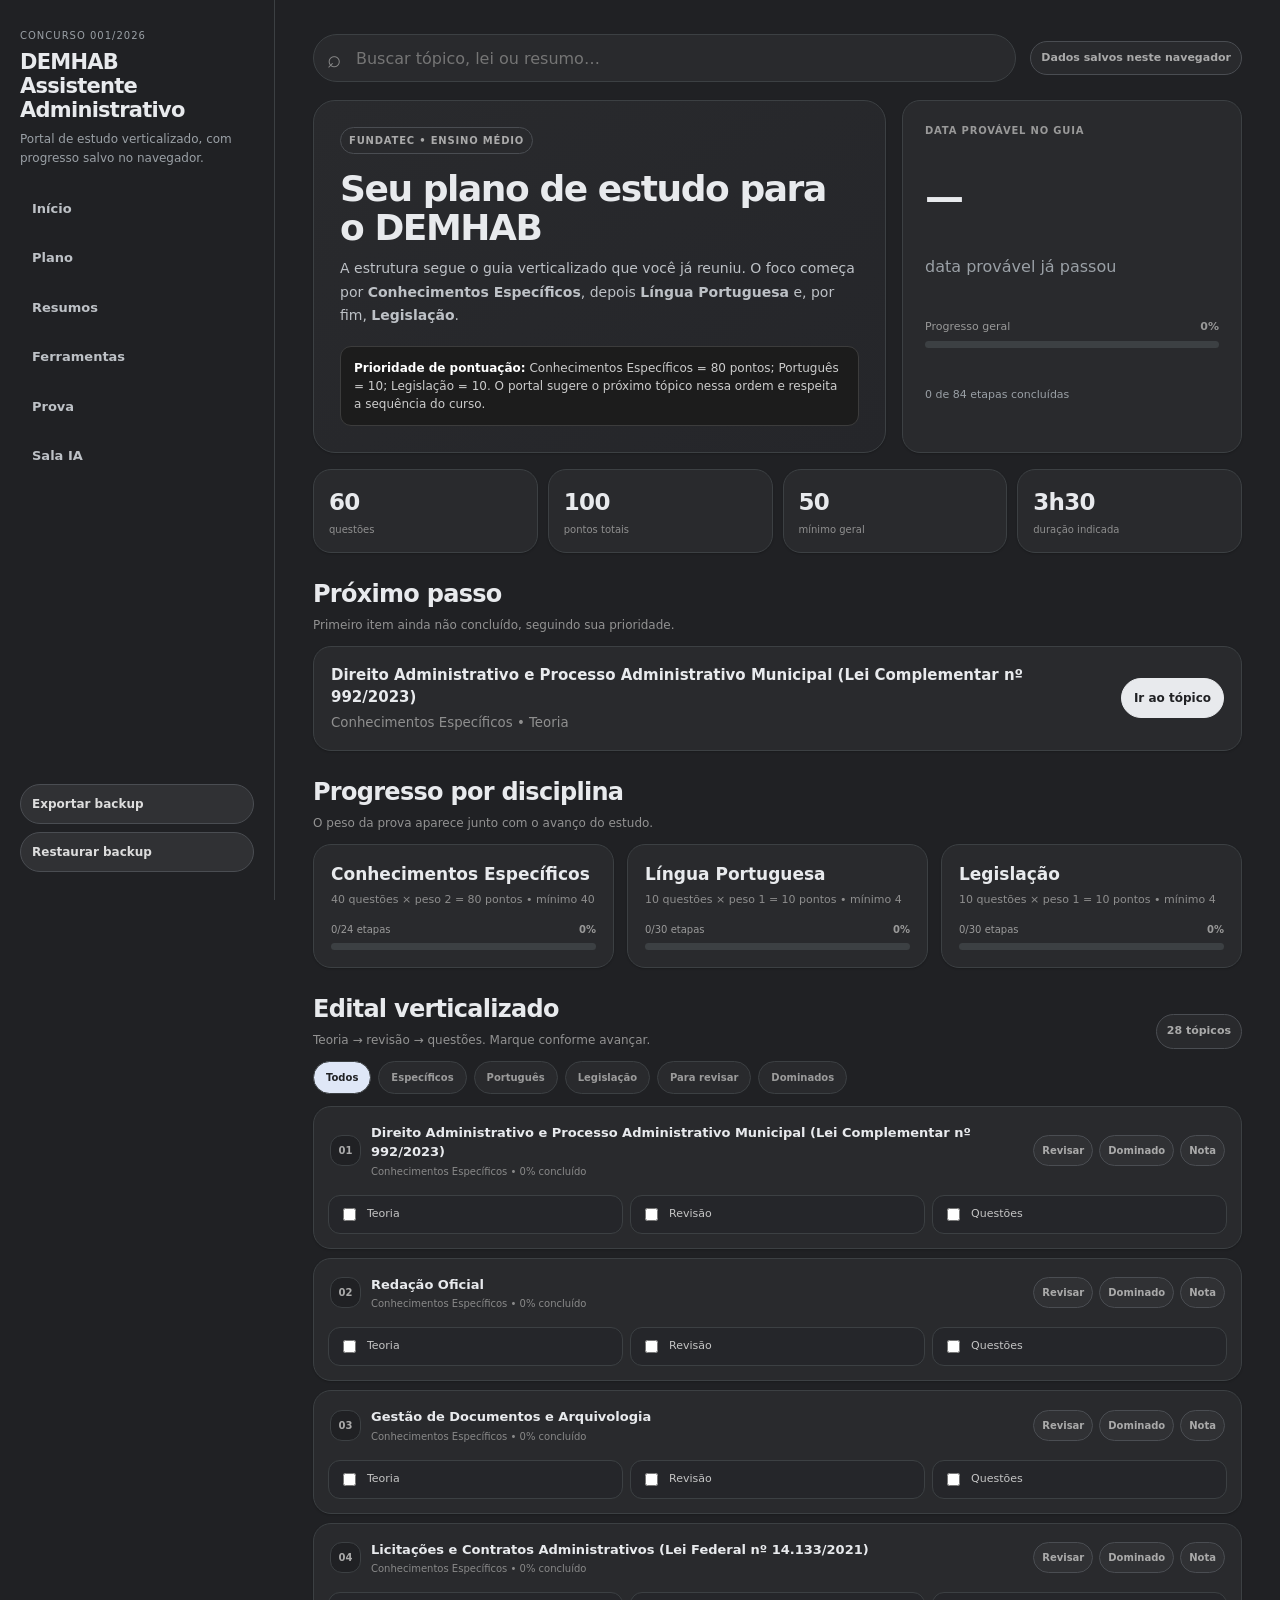
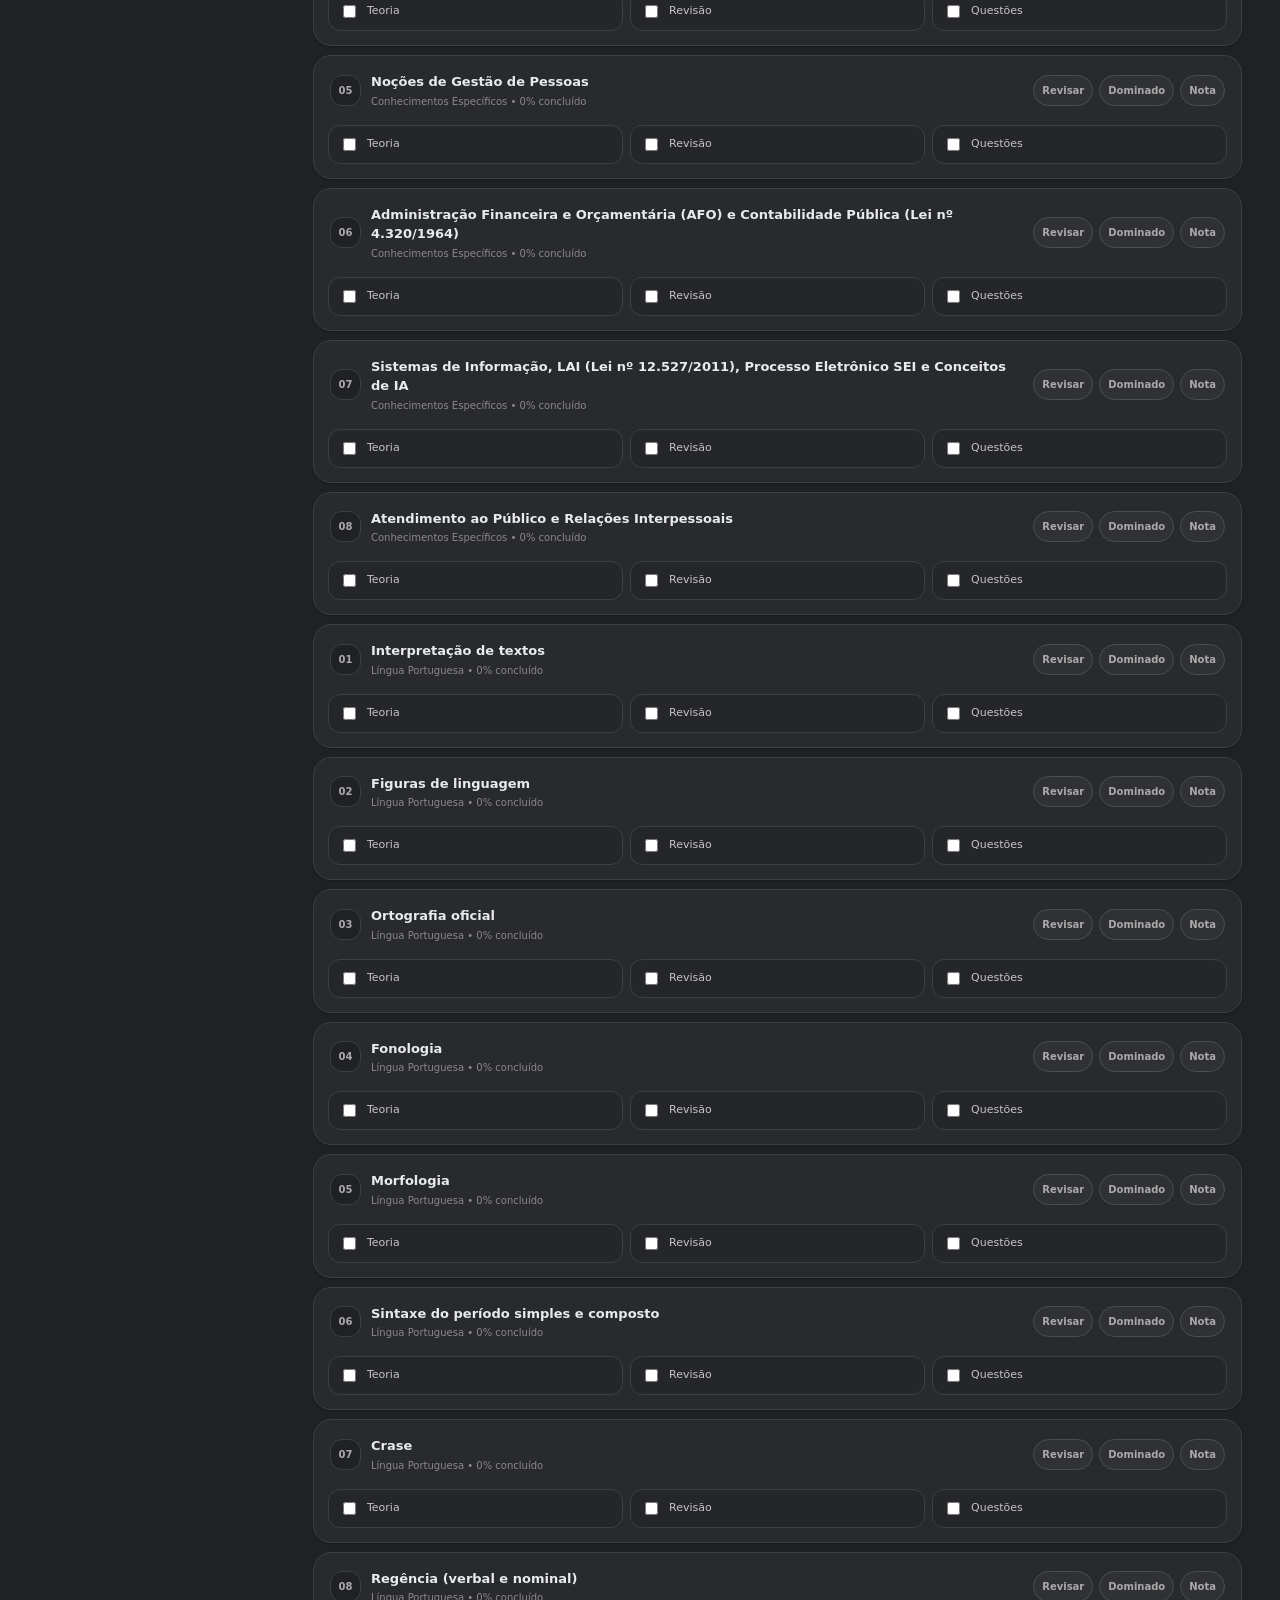
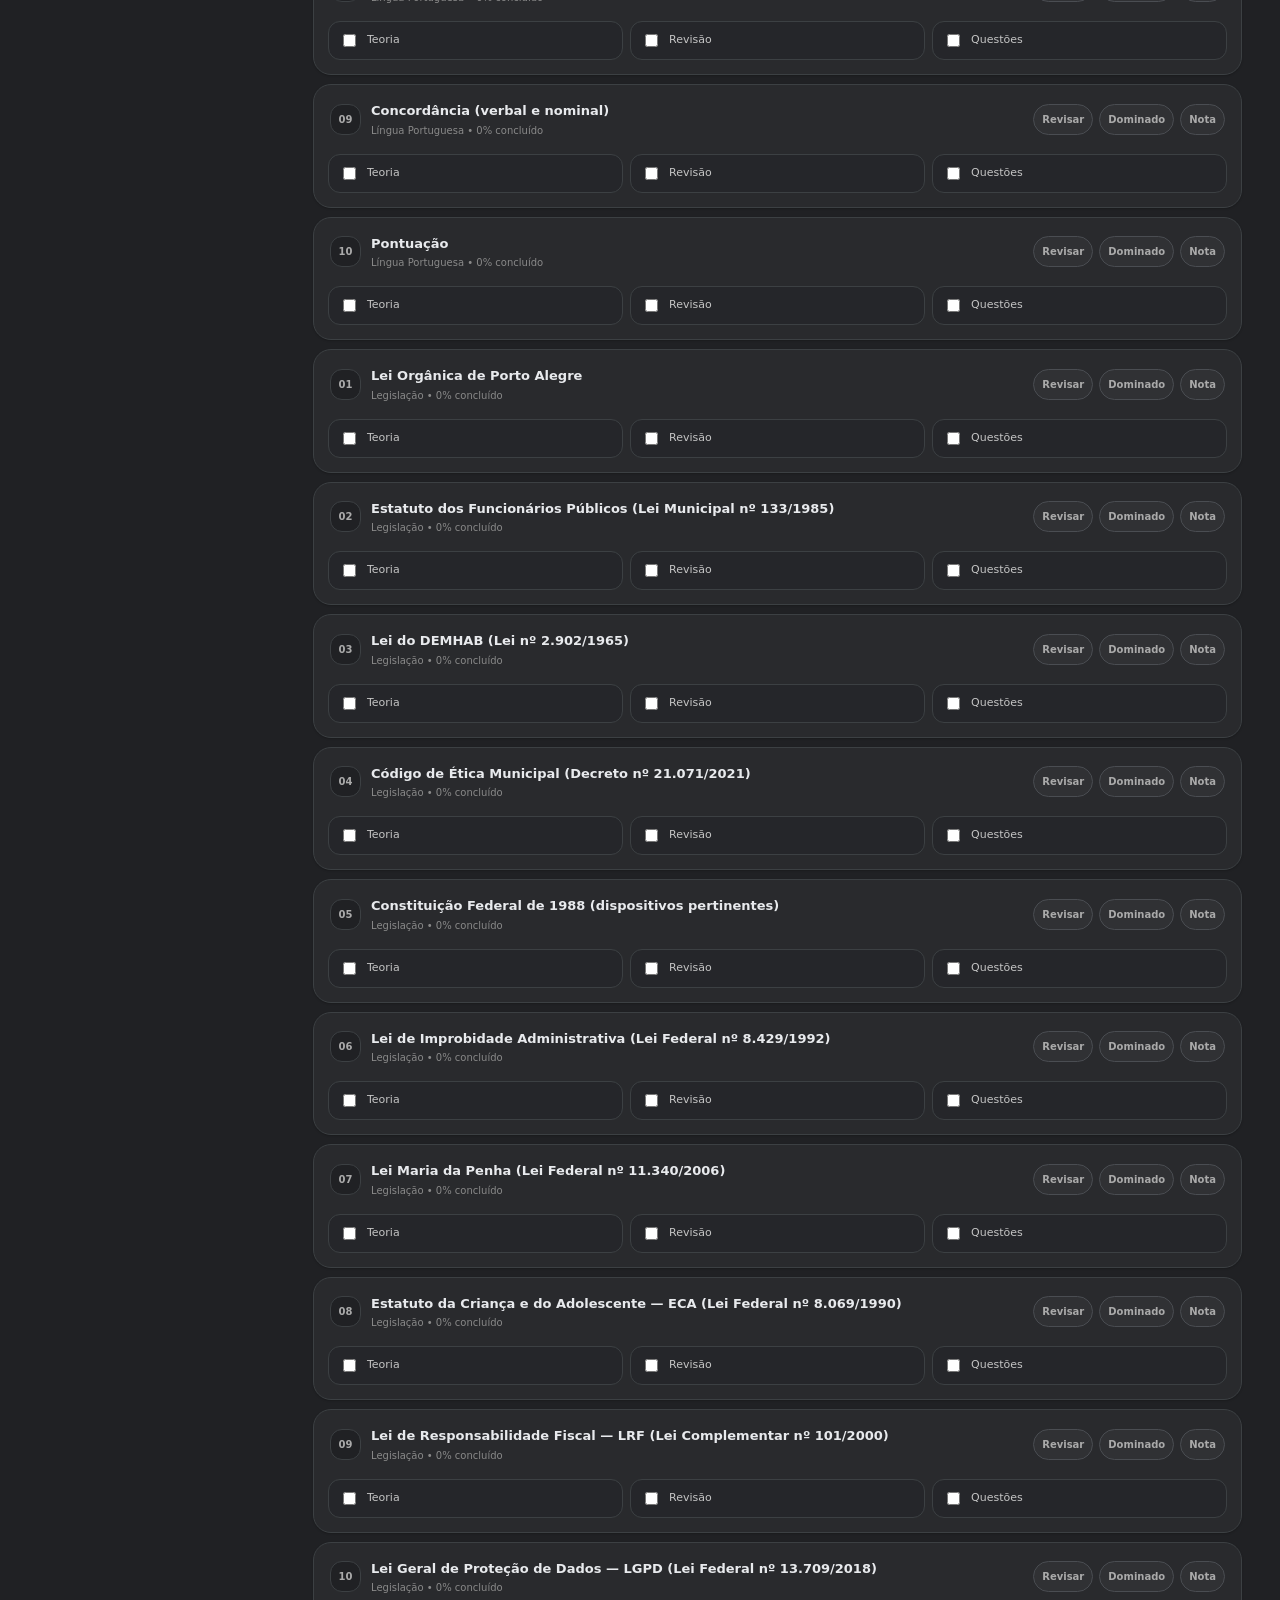
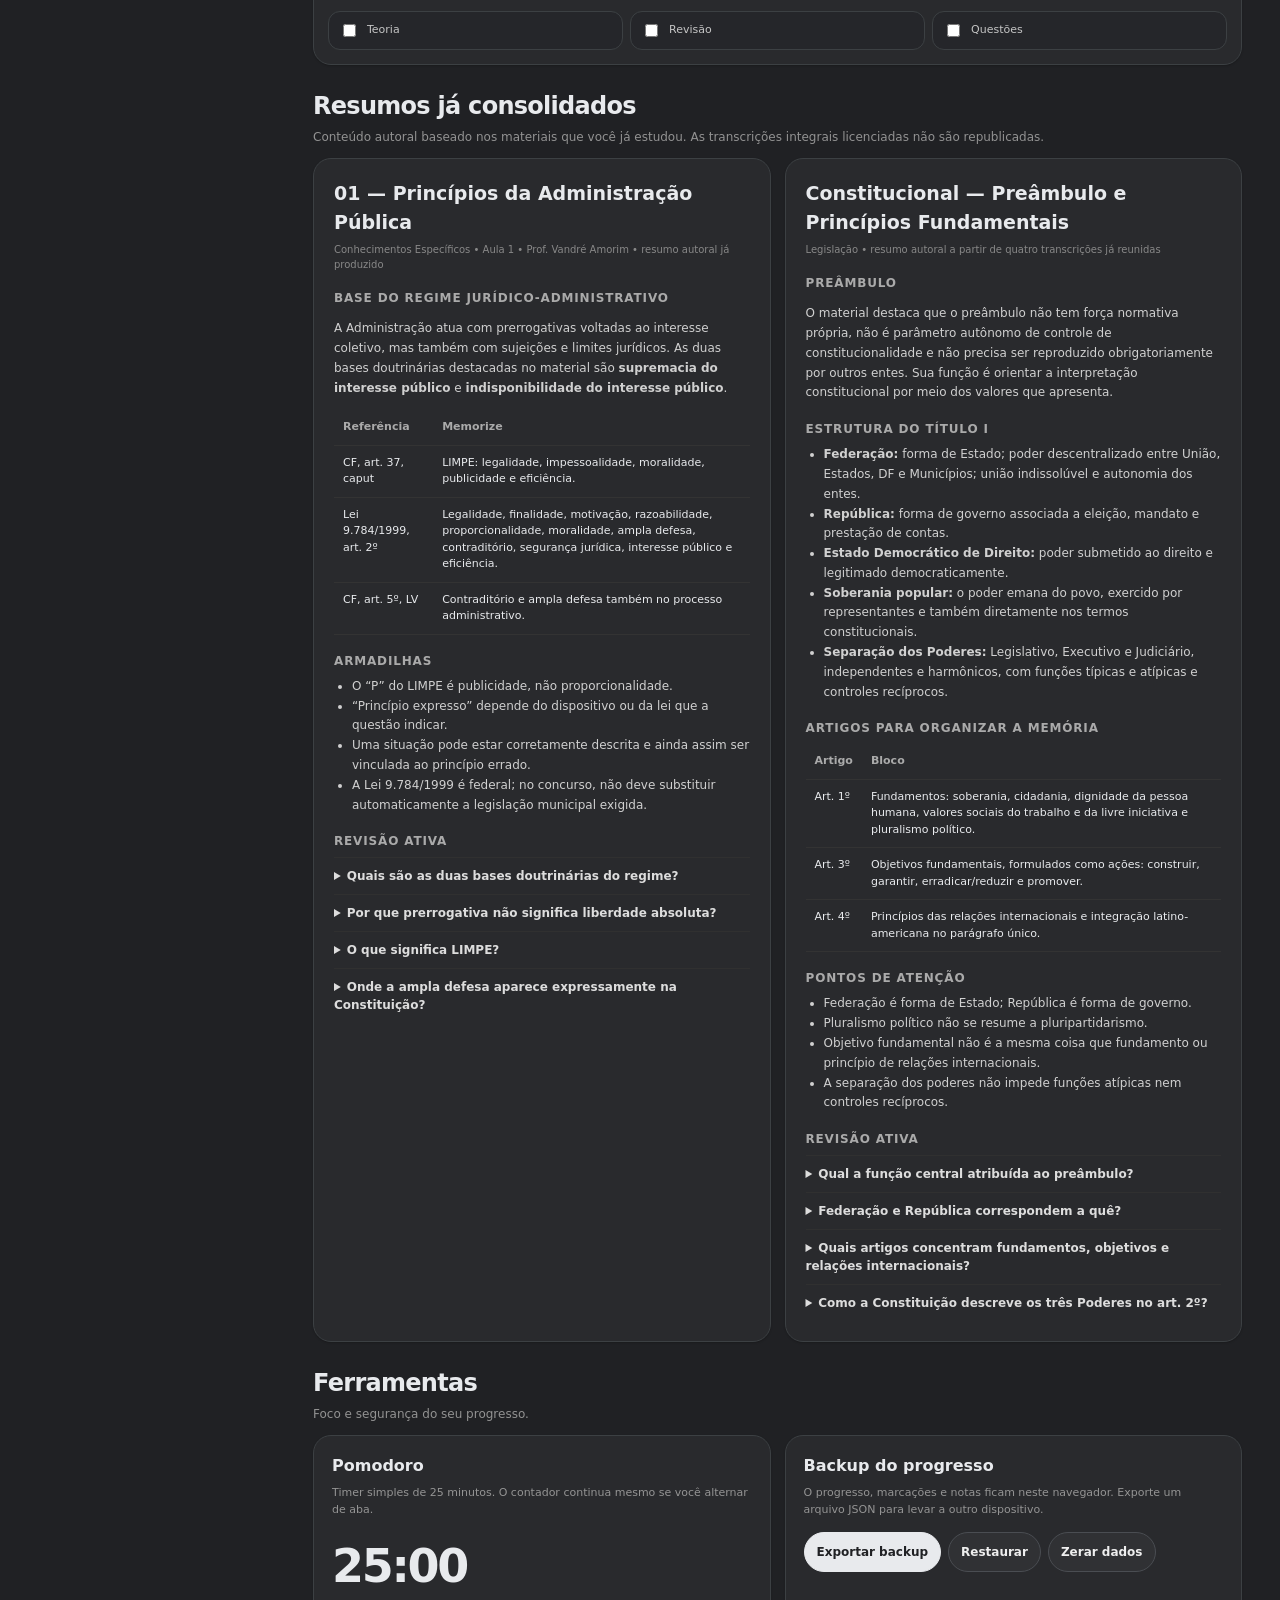
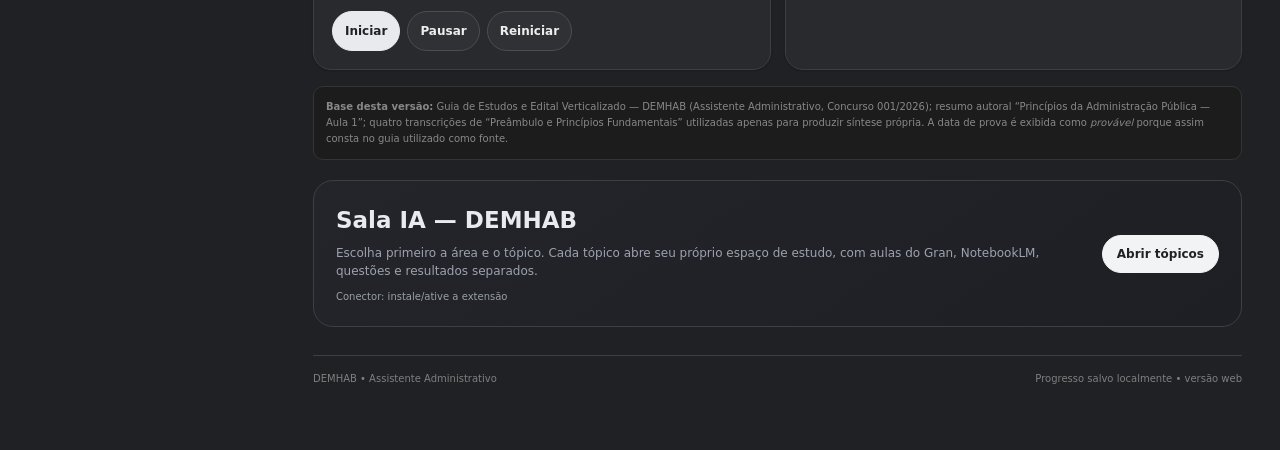
<file: demhab/index.html>
<!doctype html>
<html lang="pt-BR">
<head>
<meta charset="utf-8">
<meta name="viewport" content="width=device-width,initial-scale=1">
<meta name="theme-color" content="#191919">
<title>DEMHAB — Assistente Administrativo</title>
<style>
:root{--bg:#191919;--side:#171717;--surface:#202020;--surface2:#242424;--line:#343434;--line2:#444;--text:#f2f2f2;--text2:#d1d1d1;--muted:#969696;--soft:#262626;--ok:#d9d9d9;--danger:#d0a4a4}*{box-sizing:border-box}html{scroll-behavior:smooth}body{margin:0;background:var(--bg);color:var(--text);font-family:Inter,ui-sans-serif,system-ui,-apple-system,"Segoe UI",Roboto,Arial,sans-serif;line-height:1.5}a{color:inherit;text-decoration:none}button,input,textarea{font:inherit}.layout{display:grid;grid-template-columns:275px minmax(0,1fr);min-height:100vh}.sidebar{position:sticky;top:0;height:100vh;background:var(--side);border-right:1px solid var(--line);padding:25px 18px;display:flex;flex-direction:column;gap:20px}.brand small{display:block;color:var(--muted);font-size:10px;text-transform:uppercase;letter-spacing:.1em;margin-bottom:7px}.brand h1{font-size:21px;line-height:1.15;margin:0;letter-spacing:-.03em}.brand p{color:var(--muted);font-size:12px;line-height:1.55;margin:8px 0 0}.nav{display:grid;gap:6px}.nav a{padding:10px 11px;border-radius:9px;color:#ccc;font-size:13px;font-weight:700}.nav a:hover{background:#272727;color:#fff}.sidebar-bottom{margin-top:auto;display:grid;gap:8px}.side-btn{border:1px solid var(--line);background:#202020;color:#ddd;border-radius:10px;padding:10px 11px;font-size:12px;font-weight:750;text-align:left;cursor:pointer}.side-btn:hover{background:#262626}.content{padding:28px 30px 50px;min-width:0}.topbar{display:flex;justify-content:space-between;align-items:center;gap:14px;margin-bottom:18px}.search{position:relative;flex:1;max-width:720px}.search input{width:100%;height:46px;background:var(--surface);border:1px solid var(--line);border-radius:12px;color:#fff;padding:0 14px 0 42px;outline:none}.search input:focus{border-color:#555}.search:before{content:'⌕';position:absolute;left:14px;top:7px;color:#888;font-size:24px}.pill{display:inline-flex;align-items:center;padding:8px 10px;border:1px solid var(--line);background:var(--surface);border-radius:999px;color:#aaa;font-size:11px;font-weight:750;white-space:nowrap}.hero{display:grid;grid-template-columns:minmax(0,1fr) 340px;gap:16px;margin-bottom:16px}.panel{background:var(--surface);border:1px solid var(--line);border-radius:17px}.hero-main{padding:26px}.eyebrow{display:inline-flex;padding:5px 8px;border:1px solid var(--line2);border-radius:999px;color:#aaa;font-size:10px;text-transform:uppercase;letter-spacing:.08em;font-weight:800}.hero h2{font-size:34px;line-height:1.08;margin:16px 0 9px;letter-spacing:-.04em}.hero p{color:var(--text2);font-size:14px;line-height:1.7;margin:0}.priority{margin-top:18px;padding:12px 13px;border:1px solid #3c3c3c;background:#1c1c1c;border-radius:11px;font-size:12px;color:#ccc}.priority b{color:#fff}.summary{padding:22px;display:grid;gap:13px}.summary h3{margin:0;color:#999;font-size:10px;text-transform:uppercase;letter-spacing:.08em}.countdown{font-size:39px;line-height:1;font-weight:800;letter-spacing:-.04em}.muted{color:var(--muted)}.bar{height:8px;border-radius:999px;overflow:hidden;background:#2d2d2d}.bar i{display:block;height:100%;width:0;background:#ececec;border-radius:inherit;transition:width .25s}.stats{display:grid;grid-template-columns:repeat(4,1fr);gap:10px;margin-bottom:16px}.stat{padding:15px;border:1px solid var(--line);background:var(--surface);border-radius:13px}.stat b{display:block;font-size:23px;letter-spacing:-.03em}.stat small{display:block;color:#8f8f8f;font-size:10px;margin-top:2px}.section{margin-top:23px;scroll-margin-top:18px}.section-head{display:flex;align-items:flex-end;justify-content:space-between;gap:12px;margin-bottom:12px}.section-head h3{margin:0;font-size:24px;letter-spacing:-.03em}.section-head p{margin:4px 0 0;color:#929292;font-size:12px}.module-grid{display:grid;grid-template-columns:repeat(3,1fr);gap:13px}.module{padding:17px}.module h4{margin:0 0 5px;font-size:17px}.module .meta{color:#8e8e8e;font-size:11px}.module .progress-row{display:flex;justify-content:space-between;color:#9a9a9a;font-size:10px;margin:13px 0 6px}.next-card{display:grid;grid-template-columns:minmax(0,1fr) auto;gap:12px;align-items:center;padding:17px}.next-card strong{display:block;font-size:15px}.next-card small{display:block;color:#8f8f8f;margin-top:4px}.btn{display:inline-flex;align-items:center;justify-content:center;padding:10px 12px;border:1px solid var(--line2);background:#252525;color:#eee;border-radius:10px;font-size:12px;font-weight:800;cursor:pointer}.btn:hover{background:#2d2d2d}.btn.primary{background:#eee;color:#171717;border-color:#eee}.filters{display:flex;gap:7px;flex-wrap:wrap;margin-bottom:12px}.chip{border:1px solid var(--line);background:var(--surface);color:#9b9b9b;border-radius:999px;padding:7px 10px;font-size:10px;font-weight:800;cursor:pointer}.chip.active{background:#eee;color:#171717;border-color:#eee}.topic-list{display:grid;gap:9px}.topic{border:1px solid var(--line);background:var(--surface);border-radius:13px;overflow:hidden}.topic-head{display:grid;grid-template-columns:auto minmax(0,1fr) auto;gap:10px;align-items:center;padding:13px 14px}.topic-num{width:31px;height:31px;border:1px solid #3a3a3a;background:#242424;border-radius:9px;display:grid;place-items:center;font-size:10px;font-weight:800;color:#aaa}.topic-title{min-width:0}.topic-title strong{display:block;font-size:13px}.topic-title small{display:block;color:#898989;font-size:10px;margin-top:2px}.topic-actions{display:flex;gap:6px;align-items:center}.icon-btn{border:1px solid #383838;background:#242424;color:#aaa;border-radius:8px;padding:7px 8px;font-size:10px;font-weight:800;cursor:pointer}.icon-btn.active{background:#eee;color:#161616;border-color:#eee}.topic-body{padding:0 14px 14px;display:grid;grid-template-columns:repeat(3,minmax(0,1fr));gap:7px}.check{display:flex;align-items:center;gap:8px;padding:9px 10px;border:1px solid #303030;background:#1c1c1c;border-radius:9px;color:#c5c5c5;font-size:11px;cursor:pointer}.check input{accent-color:#eee}.notes{grid-column:1/-1;display:none;margin-top:2px}.notes.open{display:block}.notes textarea{width:100%;min-height:82px;resize:vertical;background:#1a1a1a;color:#ddd;border:1px solid #373737;border-radius:9px;padding:10px;outline:none;font-size:12px}.notes textarea:focus{border-color:#555}.summary-grid{display:grid;grid-template-columns:1fr 1fr;gap:14px}.study-card{padding:20px}.study-card h4{font-size:19px;margin:0 0 6px}.study-card .source{color:#888;font-size:10px;margin-bottom:15px}.study-card h5{font-size:12px;text-transform:uppercase;letter-spacing:.07em;color:#aaa;margin:17px 0 7px}.study-card p,.study-card li{font-size:12px;color:#d0d0d0;line-height:1.65}.study-card ul{padding-left:18px;margin:7px 0}.mini-table{width:100%;border-collapse:collapse;font-size:11px}.mini-table th,.mini-table td{padding:9px;border-bottom:1px solid #333;text-align:left;vertical-align:top}.mini-table th{color:#aaa}.quiz details{border-top:1px solid #303030;padding:9px 0}.quiz summary{cursor:pointer;font-size:12px;font-weight:750;color:#ddd}.quiz p{margin:7px 0 0;color:#aaa}.tools-grid{display:grid;grid-template-columns:1fr 1fr;gap:14px}.tool-card{padding:18px}.tool-card h4{margin:0 0 6px}.tool-card p{margin:0;color:#949494;font-size:11px;line-height:1.55}.timer{font-size:46px;font-weight:800;letter-spacing:-.05em;margin:14px 0 10px;font-variant-numeric:tabular-nums}.timer-actions{display:flex;gap:7px;flex-wrap:wrap}.backup-actions{display:flex;gap:7px;flex-wrap:wrap;margin-top:14px}.source-note{margin-top:16px;padding:12px;border:1px solid #343434;border-radius:10px;background:#1c1c1c;color:#888;font-size:10px;line-height:1.6}.footer{margin-top:28px;padding-top:15px;border-top:1px solid var(--line);display:flex;justify-content:space-between;gap:12px;flex-wrap:wrap;color:#7f7f7f;font-size:10px}.hidden{display:none!important}.toast{position:fixed;left:50%;bottom:23px;transform:translateX(-50%);padding:10px 13px;background:#eee;color:#161616;border-radius:9px;font-size:12px;font-weight:800;opacity:0;pointer-events:none;transition:.2s;z-index:100}.toast.show{opacity:1}@media(max-width:1100px){.hero{grid-template-columns:1fr}.stats{grid-template-columns:repeat(2,1fr)}.module-grid{grid-template-columns:1fr}.summary-grid,.tools-grid{grid-template-columns:1fr}}@media(max-width:820px){.layout{grid-template-columns:1fr}.sidebar{position:static;height:auto;border-right:none;border-bottom:1px solid var(--line)}.nav{grid-template-columns:repeat(3,1fr)}.sidebar-bottom{margin-top:0;grid-template-columns:1fr 1fr}.content{padding:20px}.topbar{align-items:stretch;flex-direction:column}.search{max-width:none}.topic-body{grid-template-columns:1fr}.notes{grid-column:auto}}@media(max-width:560px){.nav{grid-template-columns:1fr 1fr}.stats{grid-template-columns:1fr 1fr}.hero h2{font-size:29px}.topic-head{grid-template-columns:auto 1fr}.topic-actions{grid-column:1/-1}.next-card{grid-template-columns:1fr}.content{padding:16px}.sidebar{padding:16px}}
</style>
</head>
<body>
<div class="layout">
<aside class="sidebar">
  <div class="brand"><small>Concurso 001/2026</small><h1>DEMHAB<br>Assistente Administrativo</h1><p>Portal de estudo verticalizado, com progresso salvo no navegador.</p></div>
  <nav class="nav">
    <a href="#inicio">Início</a><a href="#plano">Plano</a><a href="#resumos">Resumos</a><a href="#ferramentas">Ferramentas</a><a href="#prova">Prova</a>
  </nav>
  <div class="sidebar-bottom">
    <button class="side-btn" id="exportBtn">Exportar backup</button>
    <button class="side-btn" id="importBtn">Restaurar backup</button>
    <input id="importFile" type="file" accept="application/json" hidden>
  </div>
</aside>
<main class="content">
  <div class="topbar"><div class="search"><input id="search" placeholder="Buscar tópico, lei ou resumo…"></div><span class="pill" id="storagePill">Dados salvos neste navegador</span></div>

  <section id="inicio" class="hero">
    <div class="panel hero-main">
      <span class="eyebrow">FUNDATEC • Ensino Médio</span>
      <h2>Seu plano de estudo para o DEMHAB</h2>
      <p>A estrutura segue o guia verticalizado que você já reuniu. O foco começa por <strong>Conhecimentos Específicos</strong>, depois <strong>Língua Portuguesa</strong> e, por fim, <strong>Legislação</strong>.</p>
      <div class="priority"><b>Prioridade de pontuação:</b> Conhecimentos Específicos = 80 pontos; Português = 10; Legislação = 10. O portal sugere o próximo tópico nessa ordem e respeita a sequência do curso.</div>
    </div>
    <div class="panel summary">
      <h3>Data provável no guia</h3><div class="countdown" id="countdown">—</div><div class="muted" id="countdownLabel">até 18/10/2026</div>
      <div><div style="display:flex;justify-content:space-between;font-size:11px;color:#999;margin-bottom:6px"><span>Progresso geral</span><b id="overallText">0%</b></div><div class="bar"><i id="overallBar"></i></div></div>
      <div class="muted" style="font-size:11px" id="completedText">0 de 84 etapas concluídas</div>
    </div>
  </section>

  <div class="stats" id="prova">
    <div class="stat"><b>60</b><small>questões</small></div><div class="stat"><b>100</b><small>pontos totais</small></div><div class="stat"><b>50</b><small>mínimo geral</small></div><div class="stat"><b>3h30</b><small>duração indicada</small></div>
  </div>

  <section class="section"><div class="section-head"><div><h3>Próximo passo</h3><p>Primeiro item ainda não concluído, seguindo sua prioridade.</p></div></div><div class="panel next-card"><div><strong id="nextTitle">Carregando…</strong><small id="nextMeta"></small></div><a class="btn primary" id="nextLink" href="#plano">Ir ao tópico</a></div></section>

  <section class="section"><div class="section-head"><div><h3>Progresso por disciplina</h3><p>O peso da prova aparece junto com o avanço do estudo.</p></div></div><div class="module-grid" id="moduleGrid"></div></section>

  <section class="section" id="plano">
    <div class="section-head"><div><h3>Edital verticalizado</h3><p>Teoria → revisão → questões. Marque conforme avançar.</p></div><span class="pill" id="visibleCount"></span></div>
    <div class="filters"><button class="chip active" data-filter="all">Todos</button><button class="chip" data-filter="especificos">Específicos</button><button class="chip" data-filter="portugues">Português</button><button class="chip" data-filter="legislacao">Legislação</button><button class="chip" data-filter="review">Para revisar</button><button class="chip" data-filter="mastered">Dominados</button></div>
    <div class="topic-list" id="topicList"></div>
  </section>

  <section class="section" id="resumos"><div class="section-head"><div><h3>Resumos já consolidados</h3><p>Conteúdo autoral baseado nos materiais que você já estudou. As transcrições integrais licenciadas não são republicadas.</p></div></div>
    <div class="summary-grid">
      <article class="panel study-card" data-searchable="princípios administração pública regime jurídico limpe supremacia indisponibilidade lei 9784 art 37 ampla defesa">
        <h4>01 — Princípios da Administração Pública</h4><div class="source">Conhecimentos Específicos • Aula 1 • Prof. Vandré Amorim • resumo autoral já produzido</div>
        <h5>Base do regime jurídico-administrativo</h5><p>A Administração atua com prerrogativas voltadas ao interesse coletivo, mas também com sujeições e limites jurídicos. As duas bases doutrinárias destacadas no material são <strong>supremacia do interesse público</strong> e <strong>indisponibilidade do interesse público</strong>.</p>
        <table class="mini-table"><tr><th>Referência</th><th>Memorize</th></tr><tr><td>CF, art. 37, caput</td><td>LIMPE: legalidade, impessoalidade, moralidade, publicidade e eficiência.</td></tr><tr><td>Lei 9.784/1999, art. 2º</td><td>Legalidade, finalidade, motivação, razoabilidade, proporcionalidade, moralidade, ampla defesa, contraditório, segurança jurídica, interesse público e eficiência.</td></tr><tr><td>CF, art. 5º, LV</td><td>Contraditório e ampla defesa também no processo administrativo.</td></tr></table>
        <h5>Armadilhas</h5><ul><li>O “P” do LIMPE é publicidade, não proporcionalidade.</li><li>“Princípio expresso” depende do dispositivo ou da lei que a questão indicar.</li><li>Uma situação pode estar corretamente descrita e ainda assim ser vinculada ao princípio errado.</li><li>A Lei 9.784/1999 é federal; no concurso, não deve substituir automaticamente a legislação municipal exigida.</li></ul>
        <div class="quiz"><h5>Revisão ativa</h5><details><summary>Quais são as duas bases doutrinárias do regime?</summary><p>Supremacia e indisponibilidade do interesse público.</p></details><details><summary>Por que prerrogativa não significa liberdade absoluta?</summary><p>Porque a atuação administrativa continua submetida a finalidade pública, deveres e limites jurídicos.</p></details><details><summary>O que significa LIMPE?</summary><p>Legalidade, impessoalidade, moralidade, publicidade e eficiência.</p></details><details><summary>Onde a ampla defesa aparece expressamente na Constituição?</summary><p>No art. 5º, LV.</p></details></div>
      </article>

      <article class="panel study-card" data-searchable="constituição preâmbulo princípios fundamentais federação república democracia separação poderes fundamentos objetivos relações internacionais artigos 1 2 3 4">
        <h4>Constitucional — Preâmbulo e Princípios Fundamentais</h4><div class="source">Legislação • resumo autoral a partir de quatro transcrições já reunidas</div>
        <h5>Preâmbulo</h5><p>O material destaca que o preâmbulo não tem força normativa própria, não é parâmetro autônomo de controle de constitucionalidade e não precisa ser reproduzido obrigatoriamente por outros entes. Sua função é orientar a interpretação constitucional por meio dos valores que apresenta.</p>
        <h5>Estrutura do Título I</h5><ul><li><strong>Federação:</strong> forma de Estado; poder descentralizado entre União, Estados, DF e Municípios; união indissolúvel e autonomia dos entes.</li><li><strong>República:</strong> forma de governo associada a eleição, mandato e prestação de contas.</li><li><strong>Estado Democrático de Direito:</strong> poder submetido ao direito e legitimado democraticamente.</li><li><strong>Soberania popular:</strong> o poder emana do povo, exercido por representantes e também diretamente nos termos constitucionais.</li><li><strong>Separação dos Poderes:</strong> Legislativo, Executivo e Judiciário, independentes e harmônicos, com funções típicas e atípicas e controles recíprocos.</li></ul>
        <h5>Artigos para organizar a memória</h5><table class="mini-table"><tr><th>Artigo</th><th>Bloco</th></tr><tr><td>Art. 1º</td><td>Fundamentos: soberania, cidadania, dignidade da pessoa humana, valores sociais do trabalho e da livre iniciativa e pluralismo político.</td></tr><tr><td>Art. 3º</td><td>Objetivos fundamentais, formulados como ações: construir, garantir, erradicar/reduzir e promover.</td></tr><tr><td>Art. 4º</td><td>Princípios das relações internacionais e integração latino-americana no parágrafo único.</td></tr></table>
        <h5>Pontos de atenção</h5><ul><li>Federação é forma de Estado; República é forma de governo.</li><li>Pluralismo político não se resume a pluripartidarismo.</li><li>Objetivo fundamental não é a mesma coisa que fundamento ou princípio de relações internacionais.</li><li>A separação dos poderes não impede funções atípicas nem controles recíprocos.</li></ul>
        <div class="quiz"><h5>Revisão ativa</h5><details><summary>Qual a função central atribuída ao preâmbulo?</summary><p>Servir como vetor interpretativo/axiológico, sem força normativa autônoma.</p></details><details><summary>Federação e República correspondem a quê?</summary><p>Federação = forma de Estado; República = forma de governo.</p></details><details><summary>Quais artigos concentram fundamentos, objetivos e relações internacionais?</summary><p>Art. 1º, art. 3º e art. 4º, respectivamente.</p></details><details><summary>Como a Constituição descreve os três Poderes no art. 2º?</summary><p>Independentes e harmônicos entre si.</p></details></div>
      </article>
    </div>
  </section>

  <section class="section" id="ferramentas"><div class="section-head"><div><h3>Ferramentas</h3><p>Foco e segurança do seu progresso.</p></div></div><div class="tools-grid">
    <div class="panel tool-card"><h4>Pomodoro</h4><p>Timer simples de 25 minutos. O contador continua mesmo se você alternar de aba.</p><div class="timer" id="timer">25:00</div><div class="timer-actions"><button class="btn primary" id="timerStart">Iniciar</button><button class="btn" id="timerPause">Pausar</button><button class="btn" id="timerReset">Reiniciar</button></div></div>
    <div class="panel tool-card"><h4>Backup do progresso</h4><p>O progresso, marcações e notas ficam neste navegador. Exporte um arquivo JSON para levar a outro dispositivo.</p><div class="backup-actions"><button class="btn primary" id="exportBtn2">Exportar backup</button><button class="btn" id="importBtn2">Restaurar</button><button class="btn" id="resetBtn">Zerar dados</button></div></div>
  </div></section>

  <div class="source-note"><strong>Base desta versão:</strong> Guia de Estudos e Edital Verticalizado — DEMHAB (Assistente Administrativo, Concurso 001/2026); resumo autoral “Princípios da Administração Pública — Aula 1”; quatro transcrições de “Preâmbulo e Princípios Fundamentais” utilizadas apenas para produzir síntese própria. A data de prova é exibida como <em>provável</em> porque assim consta no guia utilizado como fonte.</div>
  <footer class="footer"><span>DEMHAB • Assistente Administrativo</span><span>Progresso salvo localmente • versão web</span></footer>
</main>
</div>
<div class="toast" id="toast"></div>
<script>
const modules = [{"id": "especificos", "name": "Conhecimentos Específicos", "questions": 40, "weight": 2, "points": 80, "minimum": 40, "priority": 1, "topics": ["Direito Administrativo e Processo Administrativo Municipal (Lei Complementar nº 992/2023)", "Redação Oficial", "Gestão de Documentos e Arquivologia", "Licitações e Contratos Administrativos (Lei Federal nº 14.133/2021)", "Noções de Gestão de Pessoas", "Administração Financeira e Orçamentária (AFO) e Contabilidade Pública (Lei nº 4.320/1964)", "Sistemas de Informação, LAI (Lei nº 12.527/2011), Processo Eletrônico SEI e Conceitos de IA", "Atendimento ao Público e Relações Interpessoais"]}, {"id": "portugues", "name": "Língua Portuguesa", "questions": 10, "weight": 1, "points": 10, "minimum": 4, "priority": 2, "topics": ["Interpretação de textos", "Figuras de linguagem", "Ortografia oficial", "Fonologia", "Morfologia", "Sintaxe do período simples e composto", "Crase", "Regência (verbal e nominal)", "Concordância (verbal e nominal)", "Pontuação"]}, {"id": "legislacao", "name": "Legislação", "questions": 10, "weight": 1, "points": 10, "minimum": 4, "priority": 3, "topics": ["Lei Orgânica de Porto Alegre", "Estatuto dos Funcionários Públicos (Lei Municipal nº 133/1985)", "Lei do DEMHAB (Lei nº 2.902/1965)", "Código de Ética Municipal (Decreto nº 21.071/2021)", "Constituição Federal de 1988 (dispositivos pertinentes)", "Lei de Improbidade Administrativa (Lei Federal nº 8.429/1992)", "Lei Maria da Penha (Lei Federal nº 11.340/2006)", "Estatuto da Criança e do Adolescente — ECA (Lei Federal nº 8.069/1990)", "Lei de Responsabilidade Fiscal — LRF (Lei Complementar nº 101/2000)", "Lei Geral de Proteção de Dados — LGPD (Lei Federal nº 13.709/2018)"]}];
const KEY='demhab:study:v1', TIMER_KEY='demhab:timer:v1';
const $=s=>document.querySelector(s), $$=s=>[...document.querySelectorAll(s)];
let state=loadState(), currentFilter='all';
function loadState(){try{return JSON.parse(localStorage.getItem(KEY))||{checks:{},review:{},mastered:{},notes:{}}}catch(e){return{checks:{},review:{},mastered:{},notes:{}}}}
function saveState(){localStorage.setItem(KEY,JSON.stringify(state));renderAll()}
function esc(s){return String(s??'').replace(/[&<>"']/g,m=>({'&':'&amp;','<':'&lt;','>':'&gt;','"':'&quot;',"'":'&#39;'}[m]))}
function key(mod,idx,step){return `${mod}:${idx}:${step}`}
function topicProgress(mod,idx){const steps=['teoria','revisao','questoes'];let n=steps.filter(s=>state.checks[key(mod,idx,s)]).length;return {n,total:3,pct:Math.round(n/3*100)}}
function moduleProgress(m){let done=0,total=m.topics.length*3;m.topics.forEach((_,i)=>done+=topicProgress(m.id,i).n);return{done,total,pct:total?Math.round(done/total*100):0}}
function allProgress(){let done=0,total=0;modules.forEach(m=>{const p=moduleProgress(m);done+=p.done;total+=p.total});return{done,total,pct:Math.round(done/total*100)}}
function toast(msg){const t=$('#toast');t.textContent=msg;t.classList.add('show');clearTimeout(window._tt);window._tt=setTimeout(()=>t.classList.remove('show'),1800)}
function renderCountdown(){const target=new Date('2026-10-18T00:00:00-03:00');const now=new Date();const d=Math.ceil((target-now)/(86400000));$('#countdown').textContent=d>0?d:d===0?'Hoje':'—';$('#countdownLabel').textContent=d>1?'dias até 18/10/2026':d===1?'dia até 18/10/2026':d===0?'data provável da prova':'data provável já passou'}
function renderModules(){const grid=$('#moduleGrid');grid.innerHTML=modules.map(m=>{const p=moduleProgress(m);return `<div class="panel module"><h4>${esc(m.name)}</h4><div class="meta">${m.questions} questões × peso ${m.weight} = ${m.points} pontos • mínimo ${m.minimum}</div><div class="progress-row"><span>${p.done}/${p.total} etapas</span><b>${p.pct}%</b></div><div class="bar"><i style="width:${p.pct}%"></i></div></div>`}).join('')}
function nextIncomplete(){for(const m of [...modules].sort((a,b)=>a.priority-b.priority)){for(let i=0;i<m.topics.length;i++){for(const step of ['teoria','revisao','questoes']){if(!state.checks[key(m.id,i,step)])return{m,i,step}}}}return null}
function renderNext(){const n=nextIncomplete();if(!n){$('#nextTitle').textContent='Plano verticalizado concluído';$('#nextMeta').textContent='Todas as etapas foram marcadas.';return}const labels={teoria:'Teoria',revisao:'Revisão',questoes:'Questões'};$('#nextTitle').textContent=n.m.topics[n.i];$('#nextMeta').textContent=`${n.m.name} • ${labels[n.step]}`;$('#nextLink').href=`#topic-${n.m.id}-${n.i}`}
function renderTopics(){const q=$('#search').value.trim().toLowerCase();let visible=0, html='';for(const m of [...modules].sort((a,b)=>a.priority-b.priority)){for(let i=0;i<m.topics.length;i++){const title=m.topics[i], p=topicProgress(m.id,i);const review=!!state.review[key(m.id,i,'flag')], mastered=!!state.mastered[key(m.id,i,'flag')];const matches=!q||(title+' '+m.name).toLowerCase().includes(q);const filter=currentFilter==='all'||currentFilter===m.id||(currentFilter==='review'&&review)||(currentFilter==='mastered'&&mastered);if(!matches||!filter)continue;visible++;const noteKey=key(m.id,i,'note');html+=`<article class="topic" id="topic-${m.id}-${i}"><div class="topic-head"><div class="topic-num">${String(i+1).padStart(2,'0')}</div><div class="topic-title"><strong>${esc(title)}</strong><small>${esc(m.name)} • ${p.pct}% concluído</small></div><div class="topic-actions"><button class="icon-btn ${review?'active':''}" data-review="${m.id}|${i}">Revisar</button><button class="icon-btn ${mastered?'active':''}" data-mastered="${m.id}|${i}">Dominado</button><button class="icon-btn" data-note-toggle="${m.id}|${i}">Nota</button></div></div><div class="topic-body">${['teoria','revisao','questoes'].map(s=>`<label class="check"><input type="checkbox" data-check="${m.id}|${i}|${s}" ${state.checks[key(m.id,i,s)]?'checked':''}><span>${s==='teoria'?'Teoria':s==='revisao'?'Revisão':'Questões'}</span></label>`).join('')}<div class="notes" id="note-${m.id}-${i}"><textarea data-note="${m.id}|${i}" placeholder="Anote erros, artigos, dúvidas ou pontos para revisar…">${esc(state.notes[noteKey]||'')}</textarea></div></div></article>`}}
$('#topicList').innerHTML=html||'<div class="panel" style="padding:20px;color:#888">Nenhum tópico encontrado.</div>';$('#visibleCount').textContent=`${visible} tópicos`}
function renderSummary(){const a=allProgress();$('#overallText').textContent=a.pct+'%';$('#overallBar').style.width=a.pct+'%';$('#completedText').textContent=`${a.done} de ${a.total} etapas concluídas`}
function renderSearchCards(){const q=$('#search').value.trim().toLowerCase();$$('[data-searchable]').forEach(el=>el.classList.toggle('hidden',!!q&&!el.dataset.searchable.includes(q)&&!el.textContent.toLowerCase().includes(q)))}
function renderAll(){renderCountdown();renderModules();renderSummary();renderNext();renderTopics();renderSearchCards()}
document.addEventListener('change',ev=>{const c=ev.target.closest('[data-check]');if(c){const [m,i,s]=c.dataset.check.split('|');state.checks[key(m,i,s)]=c.checked;saveState()}const n=ev.target.closest('[data-note]');if(n){const [m,i]=n.dataset.note.split('|');state.notes[key(m,i,'note')]=n.value;localStorage.setItem(KEY,JSON.stringify(state))}})
document.addEventListener('input',ev=>{const n=ev.target.closest('[data-note]');if(n){const [m,i]=n.dataset.note.split('|');state.notes[key(m,i,'note')]=n.value;localStorage.setItem(KEY,JSON.stringify(state))}})
document.addEventListener('click',ev=>{let b=ev.target.closest('[data-review]');if(b){const[m,i]=b.dataset.review.split('|'),k=key(m,i,'flag');state.review[k]=!state.review[k];saveState();return}b=ev.target.closest('[data-mastered]');if(b){const[m,i]=b.dataset.mastered.split('|'),k=key(m,i,'flag');state.mastered[k]=!state.mastered[k];saveState();return}b=ev.target.closest('[data-note-toggle]');if(b){const[m,i]=b.dataset.noteToggle.split('|');$('#note-'+m+'-'+i).classList.toggle('open')}})
$('#search').addEventListener('input',renderAll);$$('.chip').forEach(b=>b.addEventListener('click',()=>{$$('.chip').forEach(x=>x.classList.remove('active'));b.classList.add('active');currentFilter=b.dataset.filter;renderTopics()}));
function exportBackup(){const data={version:1,exportedAt:new Date().toISOString(),state,timer:localStorage.getItem(TIMER_KEY)};const blob=new Blob([JSON.stringify(data,null,2)],{type:'application/json'}),a=document.createElement('a');a.href=URL.createObjectURL(blob);a.download='demhab-backup-'+new Date().toISOString().slice(0,10)+'.json';a.click();setTimeout(()=>URL.revokeObjectURL(a.href),500);toast('Backup exportado')}
function triggerImport(){$('#importFile').click()}function importBackup(file){const r=new FileReader();r.onload=()=>{try{const j=JSON.parse(r.result);if(!j.state)throw Error();state=j.state;localStorage.setItem(KEY,JSON.stringify(state));if(j.timer)localStorage.setItem(TIMER_KEY,j.timer);renderAll();toast('Backup restaurado')}catch(e){toast('Arquivo de backup inválido')}};r.readAsText(file)}
['#exportBtn','#exportBtn2'].forEach(s=>$(s).addEventListener('click',exportBackup));['#importBtn','#importBtn2'].forEach(s=>$(s).addEventListener('click',triggerImport));$('#importFile').addEventListener('change',e=>e.target.files[0]&&importBackup(e.target.files[0]));$('#resetBtn').addEventListener('click',()=>{if(confirm('Zerar todo o progresso, notas e marcações deste portal?')){localStorage.removeItem(KEY);state=loadState();renderAll();toast('Dados zerados')}})
let timerHandle=null;function getTimer(){try{return JSON.parse(localStorage.getItem(TIMER_KEY))||{remaining:1500,running:false,endAt:0}}catch(e){return{remaining:1500,running:false,endAt:0}}}function saveTimer(t){localStorage.setItem(TIMER_KEY,JSON.stringify(t))}function timerRemaining(t){return t.running?Math.max(0,Math.ceil((t.endAt-Date.now())/1000)):t.remaining}function renderTimer(){let t=getTimer(),r=timerRemaining(t);if(t.running&&r<=0){t.running=false;t.remaining=1500;saveTimer(t);toast('Pomodoro concluído')}const mm=String(Math.floor(r/60)).padStart(2,'0'),ss=String(r%60).padStart(2,'0');$('#timer').textContent=`${mm}:${ss}`}$('#timerStart').addEventListener('click',()=>{let t=getTimer();if(!t.running){t.running=true;t.endAt=Date.now()+Math.max(1,t.remaining)*1000;saveTimer(t);renderTimer()}});$('#timerPause').addEventListener('click',()=>{let t=getTimer();if(t.running){t.remaining=timerRemaining(t);t.running=false;t.endAt=0;saveTimer(t);renderTimer()}});$('#timerReset').addEventListener('click',()=>{saveTimer({remaining:1500,running:false,endAt:0});renderTimer()});setInterval(renderTimer,500);
if('serviceWorker' in navigator)window.addEventListener('load',()=>navigator.serviceWorker.register('./service-worker.js').catch(()=>{}));renderAll();renderTimer();
</script>
<script src="./ai-tools.js?v=10" defer></script>
</body></html>
</file>
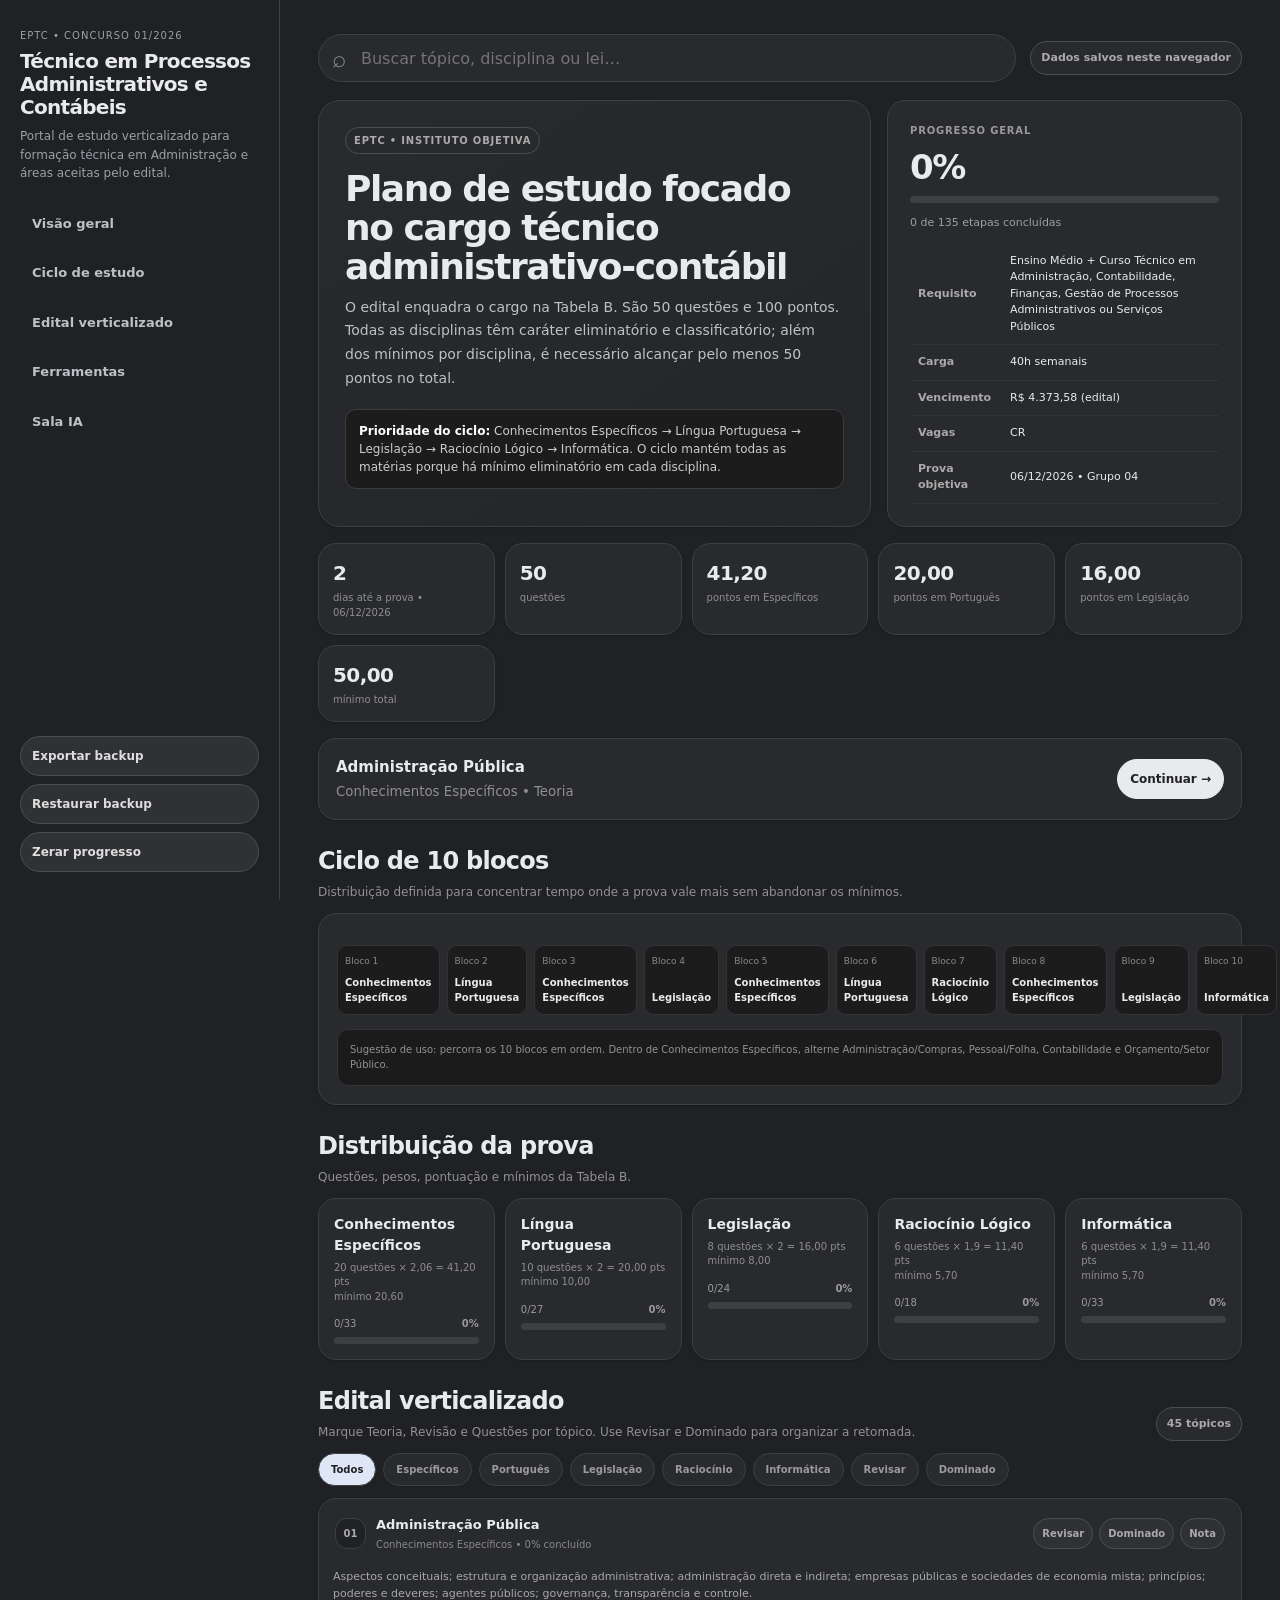
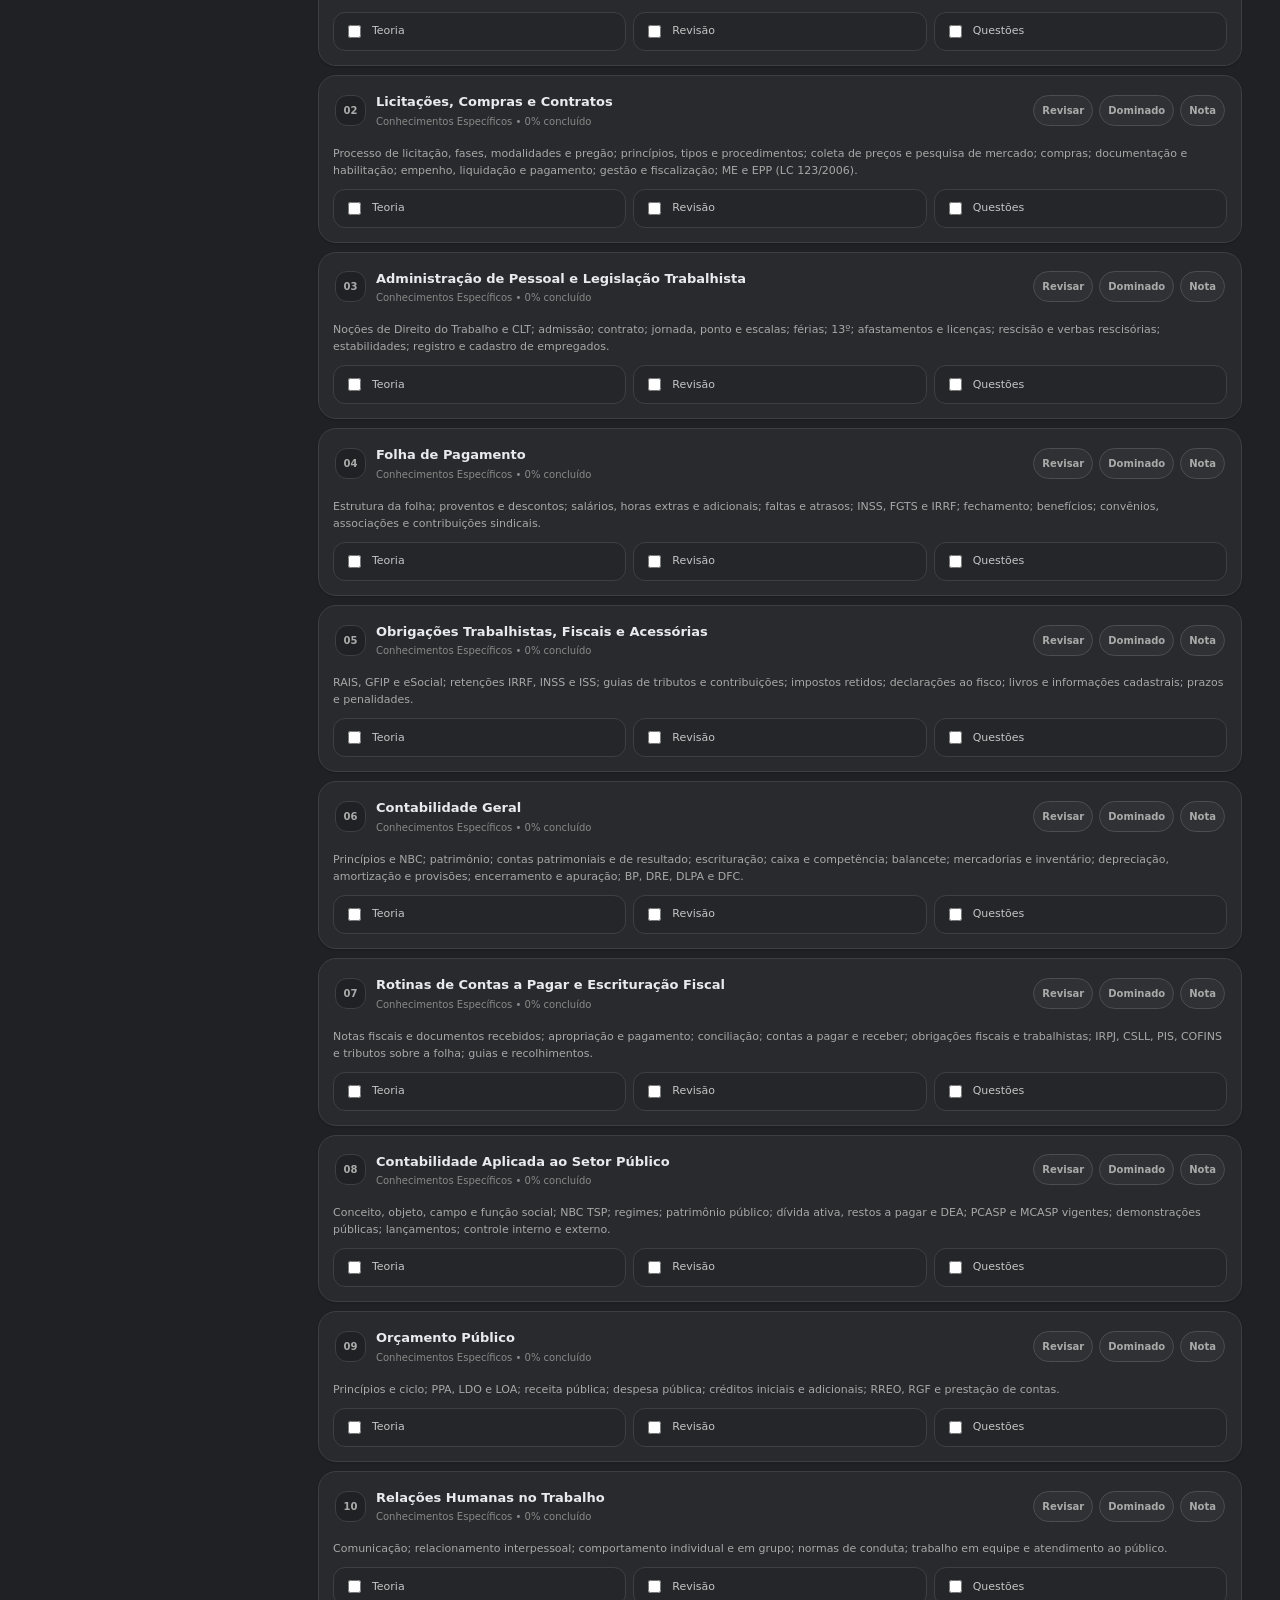
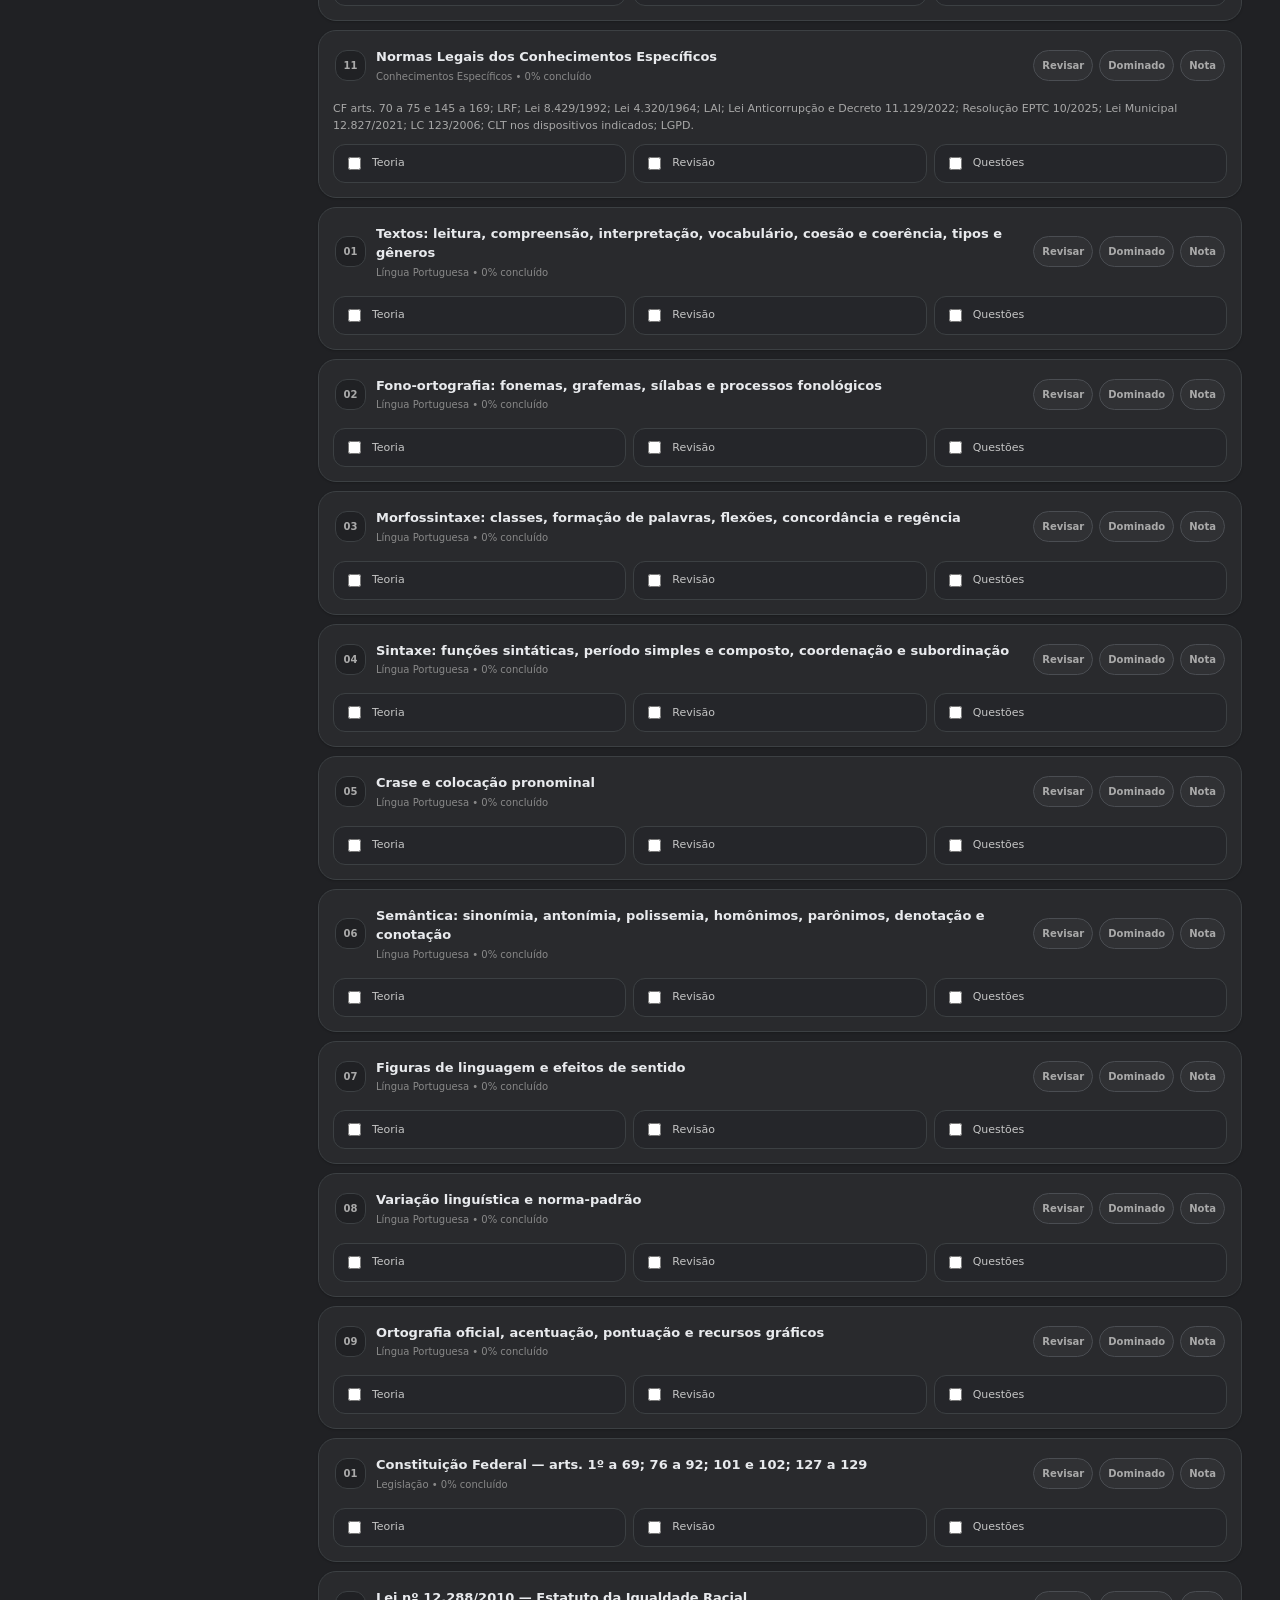
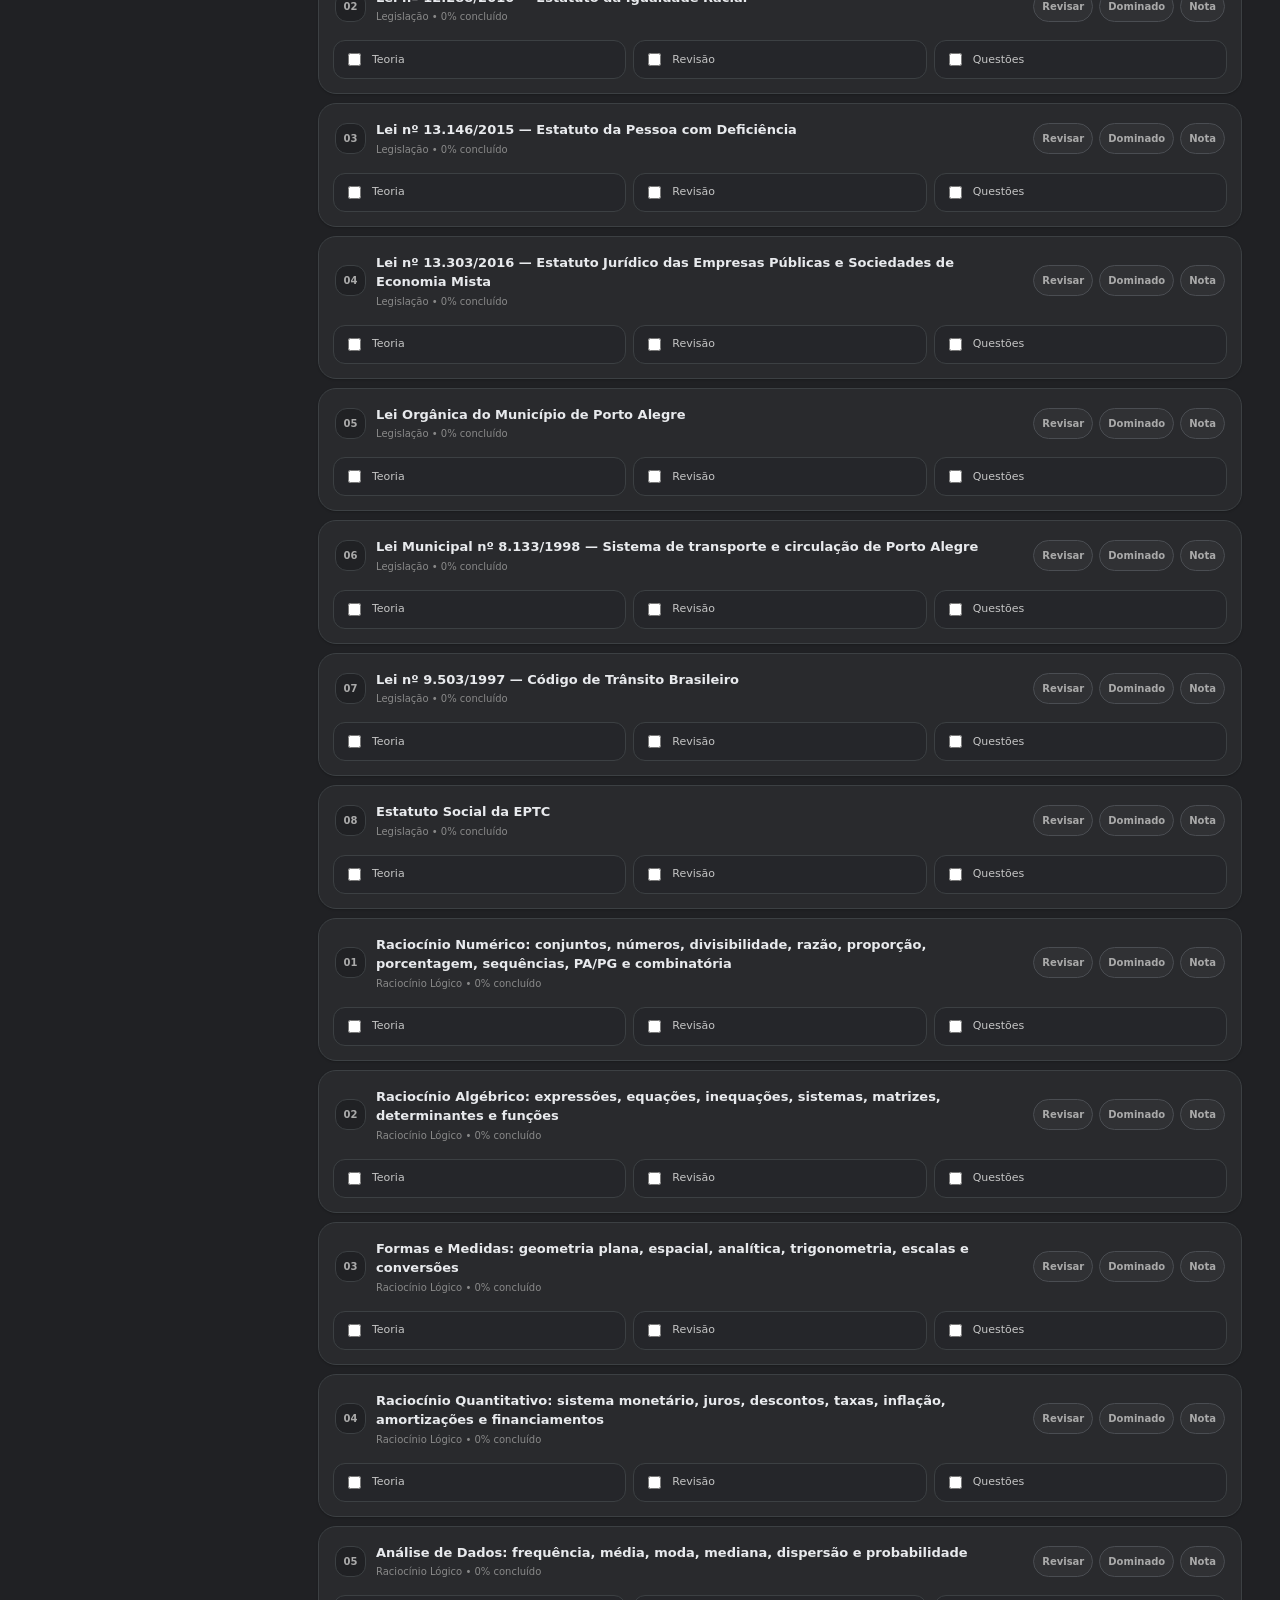
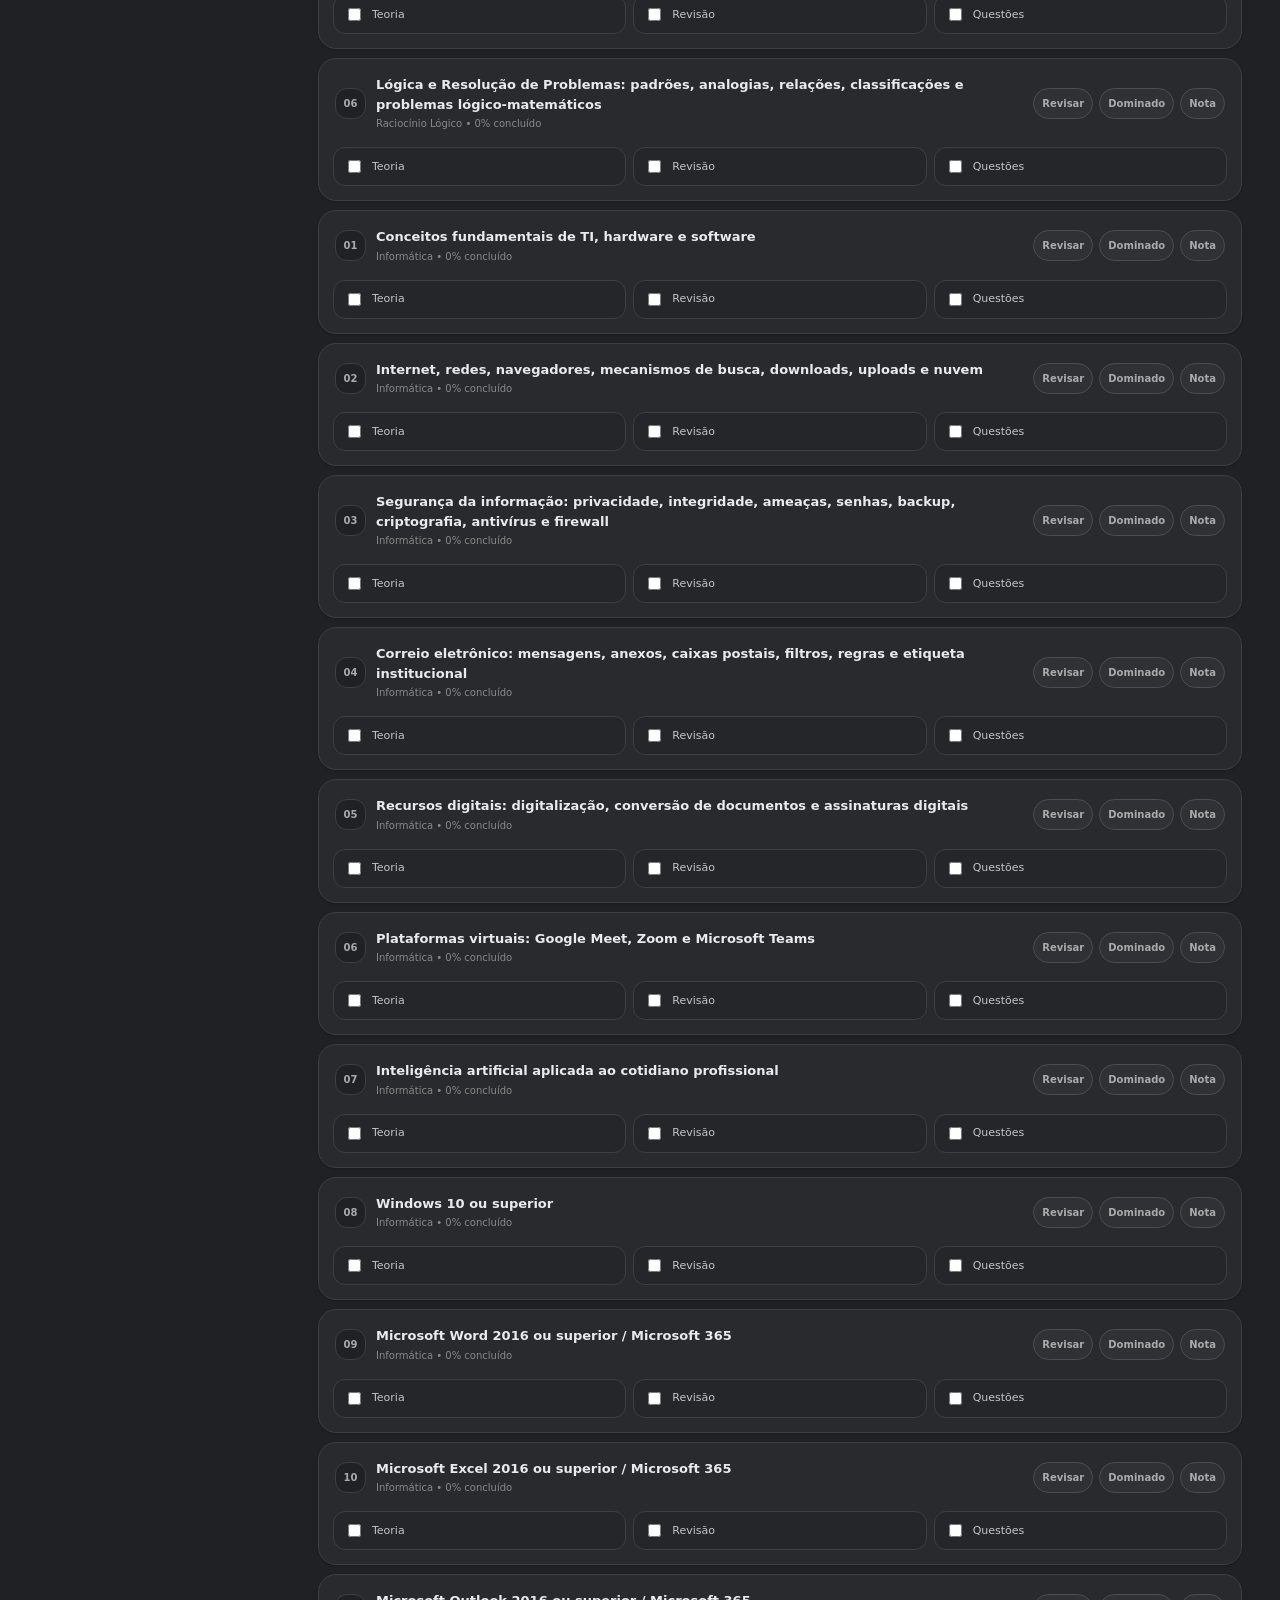
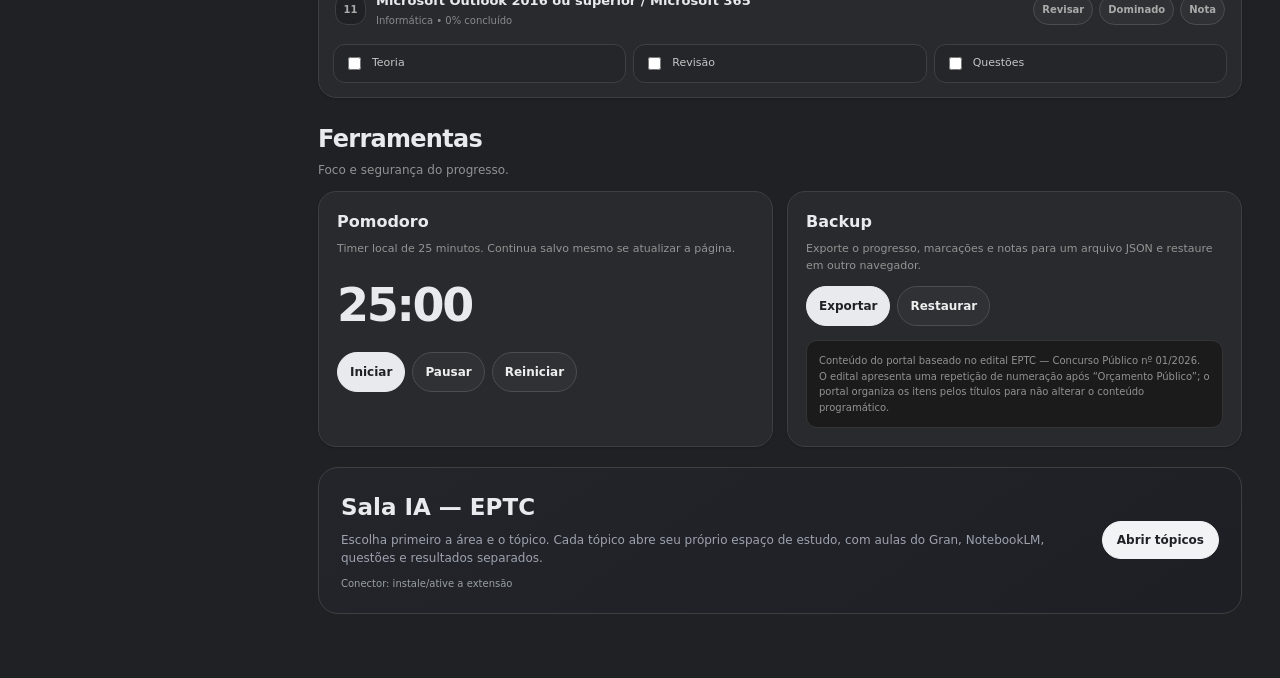
<file: eptc/index.html>
<!doctype html><html lang="pt-BR"><head><meta charset="utf-8"><meta name="viewport" content="width=device-width,initial-scale=1"><meta name="theme-color" content="#191919"><title>EPTC — Técnico em Processos Administrativos e Contábeis</title>
<style>
:root{--bg:#191919;--side:#171717;--surface:#202020;--surface2:#242424;--line:#343434;--line2:#444;--text:#f2f2f2;--text2:#d1d1d1;--muted:#969696;--ok:#e8e8e8}*{box-sizing:border-box}html{scroll-behavior:smooth}body{margin:0;background:var(--bg);color:var(--text);font-family:Inter,ui-sans-serif,system-ui,-apple-system,"Segoe UI",Roboto,Arial,sans-serif;line-height:1.5}a{color:inherit;text-decoration:none}button,input,textarea{font:inherit}.layout{display:grid;grid-template-columns:280px minmax(0,1fr);min-height:100vh}.sidebar{position:sticky;top:0;height:100vh;background:var(--side);border-right:1px solid var(--line);padding:25px 18px;display:flex;flex-direction:column;gap:20px}.brand small{display:block;color:var(--muted);font-size:10px;text-transform:uppercase;letter-spacing:.1em;margin-bottom:7px}.brand h1{font-size:20px;line-height:1.15;margin:0;letter-spacing:-.03em}.brand p{color:var(--muted);font-size:12px;line-height:1.55;margin:8px 0 0}.nav{display:grid;gap:6px}.nav a{padding:10px 11px;border-radius:9px;color:#ccc;font-size:13px;font-weight:700}.nav a:hover{background:#272727;color:#fff}.sidebar-bottom{margin-top:auto;display:grid;gap:8px}.side-btn{border:1px solid var(--line);background:#202020;color:#ddd;border-radius:10px;padding:10px 11px;font-size:12px;font-weight:750;text-align:left;cursor:pointer}.side-btn:hover{background:#262626}.content{padding:28px 30px 50px;min-width:0}.topbar{display:flex;justify-content:space-between;align-items:center;gap:14px;margin-bottom:18px}.search{position:relative;flex:1;max-width:720px}.search input{width:100%;height:46px;background:var(--surface);border:1px solid var(--line);border-radius:12px;color:#fff;padding:0 14px 0 42px;outline:none}.search:before{content:'⌕';position:absolute;left:14px;top:7px;color:#888;font-size:24px}.pill{display:inline-flex;align-items:center;padding:8px 10px;border:1px solid var(--line);background:var(--surface);border-radius:999px;color:#aaa;font-size:11px;font-weight:750;white-space:nowrap}.hero{display:grid;grid-template-columns:minmax(0,1fr) 355px;gap:16px;margin-bottom:16px}.panel{background:var(--surface);border:1px solid var(--line);border-radius:17px}.hero-main{padding:26px}.eyebrow{display:inline-flex;padding:5px 8px;border:1px solid var(--line2);border-radius:999px;color:#aaa;font-size:10px;text-transform:uppercase;letter-spacing:.08em;font-weight:800}.hero h2{font-size:32px;line-height:1.08;margin:16px 0 9px;letter-spacing:-.04em}.hero p{color:var(--text2);font-size:14px;line-height:1.7;margin:0}.priority{margin-top:18px;padding:12px 13px;border:1px solid #3c3c3c;background:#1c1c1c;border-radius:11px;font-size:12px;color:#ccc}.priority b{color:#fff}.summary{padding:22px;display:grid;gap:12px}.summary h3{margin:0;color:#999;font-size:10px;text-transform:uppercase;letter-spacing:.08em}.big{font-size:34px;line-height:1;font-weight:800;letter-spacing:-.04em}.muted{color:var(--muted);font-size:11px}.bar{height:8px;border-radius:999px;overflow:hidden;background:#2d2d2d}.bar i{display:block;height:100%;width:0;background:#ececec;border-radius:inherit;transition:width .25s}.stats{display:grid;grid-template-columns:repeat(5,1fr);gap:10px;margin-bottom:16px}.stat{padding:14px;border:1px solid var(--line);background:var(--surface);border-radius:13px}.stat b{display:block;font-size:20px;letter-spacing:-.03em}.stat small{display:block;color:#8f8f8f;font-size:10px;margin-top:2px}.section{margin-top:23px;scroll-margin-top:18px}.section-head{display:flex;align-items:flex-end;justify-content:space-between;gap:12px;margin-bottom:12px}.section-head h3{margin:0;font-size:24px;letter-spacing:-.03em}.section-head p{margin:4px 0 0;color:#929292;font-size:12px}.module-grid{display:grid;grid-template-columns:repeat(5,1fr);gap:10px}.module{padding:15px}.module h4{margin:0 0 5px;font-size:14px}.module .meta{color:#8e8e8e;font-size:10px;line-height:1.45}.module .progress-row{display:flex;justify-content:space-between;color:#9a9a9a;font-size:10px;margin:12px 0 6px}.cycle{padding:18px}.cycle-grid{display:grid;grid-template-columns:repeat(10,1fr);gap:7px;margin-top:13px}.cycle-block{min-height:70px;border:1px solid #333;background:#1c1c1c;border-radius:10px;padding:9px 7px;display:flex;flex-direction:column;justify-content:space-between}.cycle-block b{font-size:10px}.cycle-block span{font-size:9px;color:#888}.next-card{display:grid;grid-template-columns:minmax(0,1fr) auto;gap:12px;align-items:center;padding:17px}.next-card strong{display:block;font-size:15px}.next-card small{display:block;color:#8f8f8f;margin-top:4px}.btn{display:inline-flex;align-items:center;justify-content:center;padding:10px 12px;border:1px solid var(--line2);background:#252525;color:#eee;border-radius:10px;font-size:12px;font-weight:800;cursor:pointer}.btn:hover{background:#2d2d2d}.btn.primary{background:#eee;color:#171717;border-color:#eee}.filters{display:flex;gap:7px;flex-wrap:wrap;margin-bottom:12px}.chip{border:1px solid var(--line);background:var(--surface);color:#9b9b9b;border-radius:999px;padding:7px 10px;font-size:10px;font-weight:800;cursor:pointer}.chip.active{background:#eee;color:#171717;border-color:#eee}.topic-list{display:grid;gap:9px}.topic{border:1px solid var(--line);background:var(--surface);border-radius:13px;overflow:hidden}.topic-head{display:grid;grid-template-columns:auto minmax(0,1fr) auto;gap:10px;align-items:center;padding:13px 14px}.topic-num{width:31px;height:31px;border:1px solid #3a3a3a;background:#242424;border-radius:9px;display:grid;place-items:center;font-size:10px;font-weight:800;color:#aaa}.topic-title strong{display:block;font-size:13px}.topic-title small{display:block;color:#898989;font-size:10px;margin-top:2px}.topic-actions{display:flex;gap:6px}.icon-btn{border:1px solid #383838;background:#242424;color:#aaa;border-radius:8px;padding:7px 8px;font-size:10px;font-weight:800;cursor:pointer}.icon-btn.active{background:#eee;color:#161616;border-color:#eee}.topic-detail{padding:0 14px 10px;color:#a8a8a8;font-size:11px;line-height:1.55}.topic-body{padding:0 14px 14px;display:grid;grid-template-columns:repeat(3,minmax(0,1fr));gap:7px}.check{display:flex;align-items:center;gap:8px;padding:9px 10px;border:1px solid #303030;background:#1c1c1c;border-radius:9px;color:#c5c5c5;font-size:11px}.check input{accent-color:#eee}.notes{grid-column:1/-1;display:none}.notes.open{display:block}.notes textarea{width:100%;min-height:82px;resize:vertical;background:#1a1a1a;color:#ddd;border:1px solid #373737;border-radius:9px;padding:10px;outline:none;font-size:12px}.tools-grid{display:grid;grid-template-columns:1fr 1fr;gap:14px}.tool-card{padding:18px}.tool-card h4{margin:0 0 6px}.tool-card p{margin:0;color:#949494;font-size:11px;line-height:1.55}.timer{font-size:46px;font-weight:800;letter-spacing:-.05em;margin:14px 0 10px;font-variant-numeric:tabular-nums}.timer-actions,.backup-actions{display:flex;gap:7px;flex-wrap:wrap;margin-top:12px}.info-table{width:100%;border-collapse:collapse;font-size:11px}.info-table th,.info-table td{padding:9px 8px;border-bottom:1px solid #333;text-align:left}.info-table th{color:#aaa}.source-note{margin-top:14px;padding:12px;border:1px solid #343434;border-radius:11px;background:#1b1b1b;color:#929292;font-size:10px;line-height:1.55}.toast{position:fixed;left:50%;bottom:22px;transform:translateX(-50%);background:#eee;color:#111;border-radius:9px;padding:10px 12px;font-size:12px;font-weight:800;opacity:0;pointer-events:none;transition:.2s;z-index:100}.toast.show{opacity:1}.hidden{display:none!important}@media(max-width:1150px){.module-grid{grid-template-columns:repeat(3,1fr)}.cycle-grid{grid-template-columns:repeat(5,1fr)}.stats{grid-template-columns:repeat(3,1fr)}}@media(max-width:900px){.layout{grid-template-columns:1fr}.sidebar{position:static;height:auto;border-right:0;border-bottom:1px solid var(--line)}.content{padding:20px}.hero{grid-template-columns:1fr}.module-grid{grid-template-columns:1fr 1fr}.tools-grid{grid-template-columns:1fr}}@media(max-width:620px){.topbar{flex-direction:column;align-items:stretch}.stats,.module-grid{grid-template-columns:1fr}.cycle-grid{grid-template-columns:1fr 1fr}.topic-head{grid-template-columns:auto 1fr}.topic-actions{grid-column:1/-1}.topic-body{grid-template-columns:1fr}.hero h2{font-size:28px}}
</style></head><body><div class="layout"><aside class="sidebar"><div class="brand"><small>EPTC • Concurso 01/2026</small><h1>Técnico em Processos Administrativos e Contábeis</h1><p>Portal de estudo verticalizado para formação técnica em Administração e áreas aceitas pelo edital.</p></div><nav class="nav"><a href="#inicio">Visão geral</a><a href="#ciclo">Ciclo de estudo</a><a href="#edital">Edital verticalizado</a><a href="#ferramentas">Ferramentas</a></nav><div class="sidebar-bottom"><button class="side-btn" id="exportBtn">Exportar backup</button><button class="side-btn" id="importBtn">Restaurar backup</button><button class="side-btn" id="resetBtn">Zerar progresso</button></div></aside><main class="content"><div class="topbar"><div class="search"><input id="search" placeholder="Buscar tópico, disciplina ou lei…"></div><span class="pill">Dados salvos neste navegador</span></div>
<section id="inicio"><div class="hero"><div class="panel hero-main"><span class="eyebrow">EPTC • Instituto Objetiva</span><h2>Plano de estudo focado no cargo técnico administrativo-contábil</h2><p>O edital enquadra o cargo na Tabela B. São 50 questões e 100 pontos. Todas as disciplinas têm caráter eliminatório e classificatório; além dos mínimos por disciplina, é necessário alcançar pelo menos 50 pontos no total.</p><div class="priority"><b>Prioridade do ciclo:</b> Conhecimentos Específicos → Língua Portuguesa → Legislação → Raciocínio Lógico → Informática. O ciclo mantém todas as matérias porque há mínimo eliminatório em cada disciplina.</div></div><div class="panel summary"><h3>Progresso geral</h3><div class="big" id="overallText">0%</div><div class="bar"><i id="overallBar"></i></div><div class="muted" id="completedText">0 etapas concluídas</div><table class="info-table"><tr><th>Requisito</th><td>Ensino Médio + Curso Técnico em Administração, Contabilidade, Finanças, Gestão de Processos Administrativos ou Serviços Públicos</td></tr><tr><th>Carga</th><td>40h semanais</td></tr><tr><th>Vencimento</th><td>R$ 4.373,58 (edital)</td></tr><tr><th>Vagas</th><td>CR</td></tr><tr><th>Prova objetiva</th><td>06/12/2026 • Grupo 04</td></tr></table></div></div>
<div class="stats"><div class="stat"><b id="countdown">—</b><small id="countdownLabel">dias até a prova • 06/12/2026</small></div><div class="stat"><b>50</b><small>questões</small></div><div class="stat"><b>41,20</b><small>pontos em Específicos</small></div><div class="stat"><b>20,00</b><small>pontos em Português</small></div><div class="stat"><b>16,00</b><small>pontos em Legislação</small></div><div class="stat"><b>50,00</b><small>mínimo total</small></div></div>
<div class="panel next-card"><div><strong id="nextTitle">Carregando próximo passo…</strong><small id="nextMeta"></small></div><a class="btn primary" id="nextLink" href="#edital">Continuar →</a></div></section>
<section class="section" id="ciclo"><div class="section-head"><div><h3>Ciclo de 10 blocos</h3><p>Distribuição definida para concentrar tempo onde a prova vale mais sem abandonar os mínimos.</p></div></div><div class="panel cycle"><div class="cycle-grid" id="cycleGrid"></div><div class="source-note">Sugestão de uso: percorra os 10 blocos em ordem. Dentro de Conhecimentos Específicos, alterne Administração/Compras, Pessoal/Folha, Contabilidade e Orçamento/Setor Público.</div></div></section>
<section class="section" id="disciplinas"><div class="section-head"><div><h3>Distribuição da prova</h3><p>Questões, pesos, pontuação e mínimos da Tabela B.</p></div></div><div class="module-grid" id="moduleGrid"></div></section>
<section class="section" id="edital"><div class="section-head"><div><h3>Edital verticalizado</h3><p>Marque Teoria, Revisão e Questões por tópico. Use Revisar e Dominado para organizar a retomada.</p></div><span class="pill" id="visibleCount"></span></div><div class="filters"><button class="chip active" data-filter="all">Todos</button><button class="chip" data-filter="especificos">Específicos</button><button class="chip" data-filter="portugues">Português</button><button class="chip" data-filter="legislacao">Legislação</button><button class="chip" data-filter="raciocinio">Raciocínio</button><button class="chip" data-filter="informatica">Informática</button><button class="chip" data-filter="review">Revisar</button><button class="chip" data-filter="mastered">Dominado</button></div><div class="topic-list" id="topicList"></div></section>
<section class="section" id="ferramentas"><div class="section-head"><div><h3>Ferramentas</h3><p>Foco e segurança do progresso.</p></div></div><div class="tools-grid"><div class="panel tool-card"><h4>Pomodoro</h4><p>Timer local de 25 minutos. Continua salvo mesmo se atualizar a página.</p><div class="timer" id="timer">25:00</div><div class="timer-actions"><button class="btn primary" id="timerStart">Iniciar</button><button class="btn" id="timerPause">Pausar</button><button class="btn" id="timerReset">Reiniciar</button></div></div><div class="panel tool-card"><h4>Backup</h4><p>Exporte o progresso, marcações e notas para um arquivo JSON e restaure em outro navegador.</p><div class="backup-actions"><button class="btn primary" id="exportBtn2">Exportar</button><button class="btn" id="importBtn2">Restaurar</button></div><div class="source-note">Conteúdo do portal baseado no edital EPTC — Concurso Público nº 01/2026. O edital apresenta uma repetição de numeração após “Orçamento Público”; o portal organiza os itens pelos títulos para não alterar o conteúdo programático.</div></div></div></section>
<input type="file" id="importFile" accept="application/json" hidden><div class="toast" id="toast"></div></main></div>
<script>const modules=[{"id": "especificos", "name": "Conhecimentos Específicos", "questions": 20, "weight": 2.06, "points": 41.2, "minimum": 20.6, "priority": 1, "topics": ["Administração Pública", "Licitações, Compras e Contratos", "Administração de Pessoal e Legislação Trabalhista", "Folha de Pagamento", "Obrigações Trabalhistas, Fiscais e Acessórias", "Contabilidade Geral", "Rotinas de Contas a Pagar e Escrituração Fiscal", "Contabilidade Aplicada ao Setor Público", "Orçamento Público", "Relações Humanas no Trabalho", "Normas Legais dos Conhecimentos Específicos"]}, {"id": "portugues", "name": "Língua Portuguesa", "questions": 10, "weight": 2.0, "points": 20.0, "minimum": 10.0, "priority": 2, "topics": ["Textos: leitura, compreensão, interpretação, vocabulário, coesão e coerência, tipos e gêneros", "Fono-ortografia: fonemas, grafemas, sílabas e processos fonológicos", "Morfossintaxe: classes, formação de palavras, flexões, concordância e regência", "Sintaxe: funções sintáticas, período simples e composto, coordenação e subordinação", "Crase e colocação pronominal", "Semântica: sinonímia, antonímia, polissemia, homônimos, parônimos, denotação e conotação", "Figuras de linguagem e efeitos de sentido", "Variação linguística e norma-padrão", "Ortografia oficial, acentuação, pontuação e recursos gráficos"]}, {"id": "legislacao", "name": "Legislação", "questions": 8, "weight": 2.0, "points": 16.0, "minimum": 8.0, "priority": 3, "topics": ["Constituição Federal — arts. 1º a 69; 76 a 92; 101 e 102; 127 a 129", "Lei nº 12.288/2010 — Estatuto da Igualdade Racial", "Lei nº 13.146/2015 — Estatuto da Pessoa com Deficiência", "Lei nº 13.303/2016 — Estatuto Jurídico das Empresas Públicas e Sociedades de Economia Mista", "Lei Orgânica do Município de Porto Alegre", "Lei Municipal nº 8.133/1998 — Sistema de transporte e circulação de Porto Alegre", "Lei nº 9.503/1997 — Código de Trânsito Brasileiro", "Estatuto Social da EPTC"]}, {"id": "raciocinio", "name": "Raciocínio Lógico", "questions": 6, "weight": 1.9, "points": 11.4, "minimum": 5.7, "priority": 4, "topics": ["Raciocínio Numérico: conjuntos, números, divisibilidade, razão, proporção, porcentagem, sequências, PA/PG e combinatória", "Raciocínio Algébrico: expressões, equações, inequações, sistemas, matrizes, determinantes e funções", "Formas e Medidas: geometria plana, espacial, analítica, trigonometria, escalas e conversões", "Raciocínio Quantitativo: sistema monetário, juros, descontos, taxas, inflação, amortizações e financiamentos", "Análise de Dados: frequência, média, moda, mediana, dispersão e probabilidade", "Lógica e Resolução de Problemas: padrões, analogias, relações, classificações e problemas lógico-matemáticos"]}, {"id": "informatica", "name": "Informática", "questions": 6, "weight": 1.9, "points": 11.4, "minimum": 5.7, "priority": 5, "topics": ["Conceitos fundamentais de TI, hardware e software", "Internet, redes, navegadores, mecanismos de busca, downloads, uploads e nuvem", "Segurança da informação: privacidade, integridade, ameaças, senhas, backup, criptografia, antivírus e firewall", "Correio eletrônico: mensagens, anexos, caixas postais, filtros, regras e etiqueta institucional", "Recursos digitais: digitalização, conversão de documentos e assinaturas digitais", "Plataformas virtuais: Google Meet, Zoom e Microsoft Teams", "Inteligência artificial aplicada ao cotidiano profissional", "Windows 10 ou superior", "Microsoft Word 2016 ou superior / Microsoft 365", "Microsoft Excel 2016 ou superior / Microsoft 365", "Microsoft Outlook 2016 ou superior / Microsoft 365"]}];const details={"Administração Pública": "Aspectos conceituais; estrutura e organização administrativa; administração direta e indireta; empresas públicas e sociedades de economia mista; princípios; poderes e deveres; agentes públicos; governança, transparência e controle.", "Licitações, Compras e Contratos": "Processo de licitação, fases, modalidades e pregão; princípios, tipos e procedimentos; coleta de preços e pesquisa de mercado; compras; documentação e habilitação; empenho, liquidação e pagamento; gestão e fiscalização; ME e EPP (LC 123/2006).", "Administração de Pessoal e Legislação Trabalhista": "Noções de Direito do Trabalho e CLT; admissão; contrato; jornada, ponto e escalas; férias; 13º; afastamentos e licenças; rescisão e verbas rescisórias; estabilidades; registro e cadastro de empregados.", "Folha de Pagamento": "Estrutura da folha; proventos e descontos; salários, horas extras e adicionais; faltas e atrasos; INSS, FGTS e IRRF; fechamento; benefícios; convênios, associações e contribuições sindicais.", "Obrigações Trabalhistas, Fiscais e Acessórias": "RAIS, GFIP e eSocial; retenções IRRF, INSS e ISS; guias de tributos e contribuições; impostos retidos; declarações ao fisco; livros e informações cadastrais; prazos e penalidades.", "Contabilidade Geral": "Princípios e NBC; patrimônio; contas patrimoniais e de resultado; escrituração; caixa e competência; balancete; mercadorias e inventário; depreciação, amortização e provisões; encerramento e apuração; BP, DRE, DLPA e DFC.", "Rotinas de Contas a Pagar e Escrituração Fiscal": "Notas fiscais e documentos recebidos; apropriação e pagamento; conciliação; contas a pagar e receber; obrigações fiscais e trabalhistas; IRPJ, CSLL, PIS, COFINS e tributos sobre a folha; guias e recolhimentos.", "Contabilidade Aplicada ao Setor Público": "Conceito, objeto, campo e função social; NBC TSP; regimes; patrimônio público; dívida ativa, restos a pagar e DEA; PCASP e MCASP vigentes; demonstrações públicas; lançamentos; controle interno e externo.", "Orçamento Público": "Princípios e ciclo; PPA, LDO e LOA; receita pública; despesa pública; créditos iniciais e adicionais; RREO, RGF e prestação de contas.", "Relações Humanas no Trabalho": "Comunicação; relacionamento interpessoal; comportamento individual e em grupo; normas de conduta; trabalho em equipe e atendimento ao público.", "Normas Legais dos Conhecimentos Específicos": "CF arts. 70 a 75 e 145 a 169; LRF; Lei 8.429/1992; Lei 4.320/1964; LAI; Lei Anticorrupção e Decreto 11.129/2022; Resolução EPTC 10/2025; Lei Municipal 12.827/2021; LC 123/2006; CLT nos dispositivos indicados; LGPD."};const $=s=>document.querySelector(s),$$=s=>[...document.querySelectorAll(s)];const KEY='eptc-tecnico-processos:v1',TIMER_KEY='eptc-tecnico-processos:timer:v1';let currentFilter='all';let state=loadState();function loadState(){try{return JSON.parse(localStorage.getItem(KEY))||{checks:{},review:{},mastered:{},notes:{}}}catch(e){return{checks:{},review:{},mastered:{},notes:{}}}}function saveState(){localStorage.setItem(KEY,JSON.stringify(state));renderAll()}function esc(s){return String(s??'').replace(/[&<>"']/g,m=>({'&':'&amp;','<':'&lt;','>':'&gt;','"':'&quot;',"'":'&#39;'}[m]))}function key(mod,idx,step){return `${mod}:${idx}:${step}`}function topicProgress(mod,idx){const steps=['teoria','revisao','questoes'];let n=steps.filter(s=>state.checks[key(mod,idx,s)]).length;return{n,total:3,pct:Math.round(n/3*100)}}function moduleProgress(m){let done=0,total=m.topics.length*3;m.topics.forEach((_,i)=>done+=topicProgress(m.id,i).n);return{done,total,pct:total?Math.round(done/total*100):0}}function allProgress(){let done=0,total=0;modules.forEach(m=>{const p=moduleProgress(m);done+=p.done;total+=p.total});return{done,total,pct:Math.round(done/total*100)}}function toast(msg){const t=$('#toast');t.textContent=msg;t.classList.add('show');clearTimeout(window._tt);window._tt=setTimeout(()=>t.classList.remove('show'),1800)}function renderModules(){$('#moduleGrid').innerHTML=modules.map(m=>{const p=moduleProgress(m);return `<div class="panel module"><h4>${esc(m.name)}</h4><div class="meta">${m.questions} questões × ${String(m.weight).replace('.',',')} = ${m.points.toFixed(2).replace('.',',')} pts<br>mínimo ${m.minimum.toFixed(2).replace('.',',')}</div><div class="progress-row"><span>${p.done}/${p.total}</span><b>${p.pct}%</b></div><div class="bar"><i style="width:${p.pct}%"></i></div></div>`}).join('')}function renderCycle(){const ids=['especificos','portugues','especificos','legislacao','especificos','portugues','raciocinio','especificos','legislacao','informatica'];const map=Object.fromEntries(modules.map(m=>[m.id,m.name]));$('#cycleGrid').innerHTML=ids.map((id,i)=>`<div class="cycle-block"><span>Bloco ${i+1}</span><b>${esc(map[id])}</b></div>`).join('')}function nextIncomplete(){for(const m of [...modules].sort((a,b)=>a.priority-b.priority)){for(let i=0;i<m.topics.length;i++){for(const step of ['teoria','revisao','questoes'])if(!state.checks[key(m.id,i,step)])return{m,i,step}}}return null}function renderNext(){const n=nextIncomplete();if(!n){$('#nextTitle').textContent='Edital verticalizado concluído';$('#nextMeta').textContent='Todas as etapas foram marcadas.';return}const lab={teoria:'Teoria',revisao:'Revisão',questoes:'Questões'};$('#nextTitle').textContent=n.m.topics[n.i];$('#nextMeta').textContent=`${n.m.name} • ${lab[n.step]}`;$('#nextLink').href=`#topic-${n.m.id}-${n.i}`}function renderTopics(){const q=$('#search').value.trim().toLowerCase();let html='',visible=0;for(const m of [...modules].sort((a,b)=>a.priority-b.priority)){for(let i=0;i<m.topics.length;i++){const title=m.topics[i],p=topicProgress(m.id,i),rk=key(m.id,i,'flag'),review=!!state.review[rk],mastered=!!state.mastered[rk],text=(title+' '+m.name+' '+(details[title]||'')).toLowerCase();const okq=!q||text.includes(q);const okf=currentFilter==='all'||currentFilter===m.id||(currentFilter==='review'&&review)||(currentFilter==='mastered'&&mastered);if(!okq||!okf)continue;visible++;html+=`<article class="topic" id="topic-${m.id}-${i}"><div class="topic-head"><div class="topic-num">${String(i+1).padStart(2,'0')}</div><div class="topic-title"><strong>${esc(title)}</strong><small>${esc(m.name)} • ${p.pct}% concluído</small></div><div class="topic-actions"><button class="icon-btn ${review?'active':''}" data-review="${m.id}|${i}">Revisar</button><button class="icon-btn ${mastered?'active':''}" data-mastered="${m.id}|${i}">Dominado</button><button class="icon-btn" data-note-toggle="${m.id}|${i}">Nota</button></div></div>${details[title]?`<div class="topic-detail">${esc(details[title])}</div>`:''}<div class="topic-body">${['teoria','revisao','questoes'].map(s=>`<label class="check"><input type="checkbox" data-check="${m.id}|${i}|${s}" ${state.checks[key(m.id,i,s)]?'checked':''}><span>${s==='teoria'?'Teoria':s==='revisao'?'Revisão':'Questões'}</span></label>`).join('')}<div class="notes" id="note-${m.id}-${i}"><textarea data-note="${m.id}|${i}" placeholder="Anote erros, leis, fórmulas, dúvidas ou pontos para revisar…">${esc(state.notes[key(m.id,i,'note')]||'')}</textarea></div></div></article>`}}$('#topicList').innerHTML=html||'<div class="panel" style="padding:20px;color:#888">Nenhum tópico encontrado.</div>';$('#visibleCount').textContent=`${visible} tópicos`}function renderSummary(){const a=allProgress();$('#overallText').textContent=a.pct+'%';$('#overallBar').style.width=a.pct+'%';$('#completedText').textContent=`${a.done} de ${a.total} etapas concluídas`}function renderCountdown(){const target=new Date('2026-12-06T00:00:00-03:00');const now=new Date();const diff=Math.ceil((target-now)/86400000);const n=document.querySelector('#countdown'),lab=document.querySelector('#countdownLabel');if(!n||!lab)return;if(diff>1){n.textContent=diff;lab.textContent='dias até a prova • 06/12/2026'}else if(diff===1){n.textContent='1';lab.textContent='dia até a prova • 06/12/2026'}else if(diff===0){n.textContent='HOJE';lab.textContent='prova objetiva • 06/12/2026'}else{n.textContent='—';lab.textContent='prova objetiva realizada • 06/12/2026'}}function renderAll(){renderCountdown();renderModules();renderCycle();renderSummary();renderNext();renderTopics()}document.addEventListener('change',ev=>{const c=ev.target.closest('[data-check]');if(c){const[m,i,s]=c.dataset.check.split('|');state.checks[key(m,i,s)]=c.checked;saveState()}});document.addEventListener('input',ev=>{const n=ev.target.closest('[data-note]');if(n){const[m,i]=n.dataset.note.split('|');state.notes[key(m,i,'note')]=n.value;localStorage.setItem(KEY,JSON.stringify(state))}});document.addEventListener('click',ev=>{let b=ev.target.closest('[data-review]');if(b){const[m,i]=b.dataset.review.split('|'),k=key(m,i,'flag');state.review[k]=!state.review[k];saveState();return}b=ev.target.closest('[data-mastered]');if(b){const[m,i]=b.dataset.mastered.split('|'),k=key(m,i,'flag');state.mastered[k]=!state.mastered[k];saveState();return}b=ev.target.closest('[data-note-toggle]');if(b){const[m,i]=b.dataset.noteToggle.split('|');$('#note-'+m+'-'+i).classList.toggle('open')}});$('#search').addEventListener('input',renderTopics);$$('.chip').forEach(b=>b.addEventListener('click',()=>{$$('.chip').forEach(x=>x.classList.remove('active'));b.classList.add('active');currentFilter=b.dataset.filter;renderTopics()}));function exportBackup(){const data={version:1,exportedAt:new Date().toISOString(),state,timer:localStorage.getItem(TIMER_KEY)};const blob=new Blob([JSON.stringify(data,null,2)],{type:'application/json'}),a=document.createElement('a');a.href=URL.createObjectURL(blob);a.download='eptc-tecnico-processos-backup-'+new Date().toISOString().slice(0,10)+'.json';a.click();setTimeout(()=>URL.revokeObjectURL(a.href),500);toast('Backup exportado')}function triggerImport(){$('#importFile').click()}function importBackup(file){const r=new FileReader();r.onload=()=>{try{const j=JSON.parse(r.result);if(!j.state)throw Error();state=j.state;localStorage.setItem(KEY,JSON.stringify(state));if(j.timer)localStorage.setItem(TIMER_KEY,j.timer);renderAll();toast('Backup restaurado')}catch(e){toast('Backup inválido')}};r.readAsText(file)}['#exportBtn','#exportBtn2'].forEach(s=>$(s).addEventListener('click',exportBackup));['#importBtn','#importBtn2'].forEach(s=>$(s).addEventListener('click',triggerImport));$('#importFile').addEventListener('change',e=>e.target.files[0]&&importBackup(e.target.files[0]));$('#resetBtn').addEventListener('click',()=>{if(confirm('Zerar todo o progresso, notas e marcações deste portal?')){localStorage.removeItem(KEY);state=loadState();renderAll();toast('Dados zerados')}});function getTimer(){try{return JSON.parse(localStorage.getItem(TIMER_KEY))||{remaining:1500,running:false,endAt:0}}catch(e){return{remaining:1500,running:false,endAt:0}}}function saveTimer(t){localStorage.setItem(TIMER_KEY,JSON.stringify(t))}function rem(t){return t.running?Math.max(0,Math.ceil((t.endAt-Date.now())/1000)):t.remaining}function renderTimer(){let t=getTimer(),r=rem(t);if(t.running&&r<=0){t={remaining:1500,running:false,endAt:0};saveTimer(t);toast('Pomodoro concluído')}$('#timer').textContent=String(Math.floor(r/60)).padStart(2,'0')+':'+String(r%60).padStart(2,'0')}$('#timerStart').addEventListener('click',()=>{let t=getTimer();if(!t.running){t.running=true;t.endAt=Date.now()+Math.max(1,t.remaining)*1000;saveTimer(t);renderTimer()}});$('#timerPause').addEventListener('click',()=>{let t=getTimer();if(t.running){t.remaining=rem(t);t.running=false;t.endAt=0;saveTimer(t);renderTimer()}});$('#timerReset').addEventListener('click',()=>{saveTimer({remaining:1500,running:false,endAt:0});renderTimer()});setInterval(renderTimer,500);if('serviceWorker'in navigator)window.addEventListener('load',()=>navigator.serviceWorker.register('./service-worker.js').catch(()=>{}));renderAll();renderTimer();</script><script src="./ai-tools.js?v=10" defer></script>
</body></html>
</file>
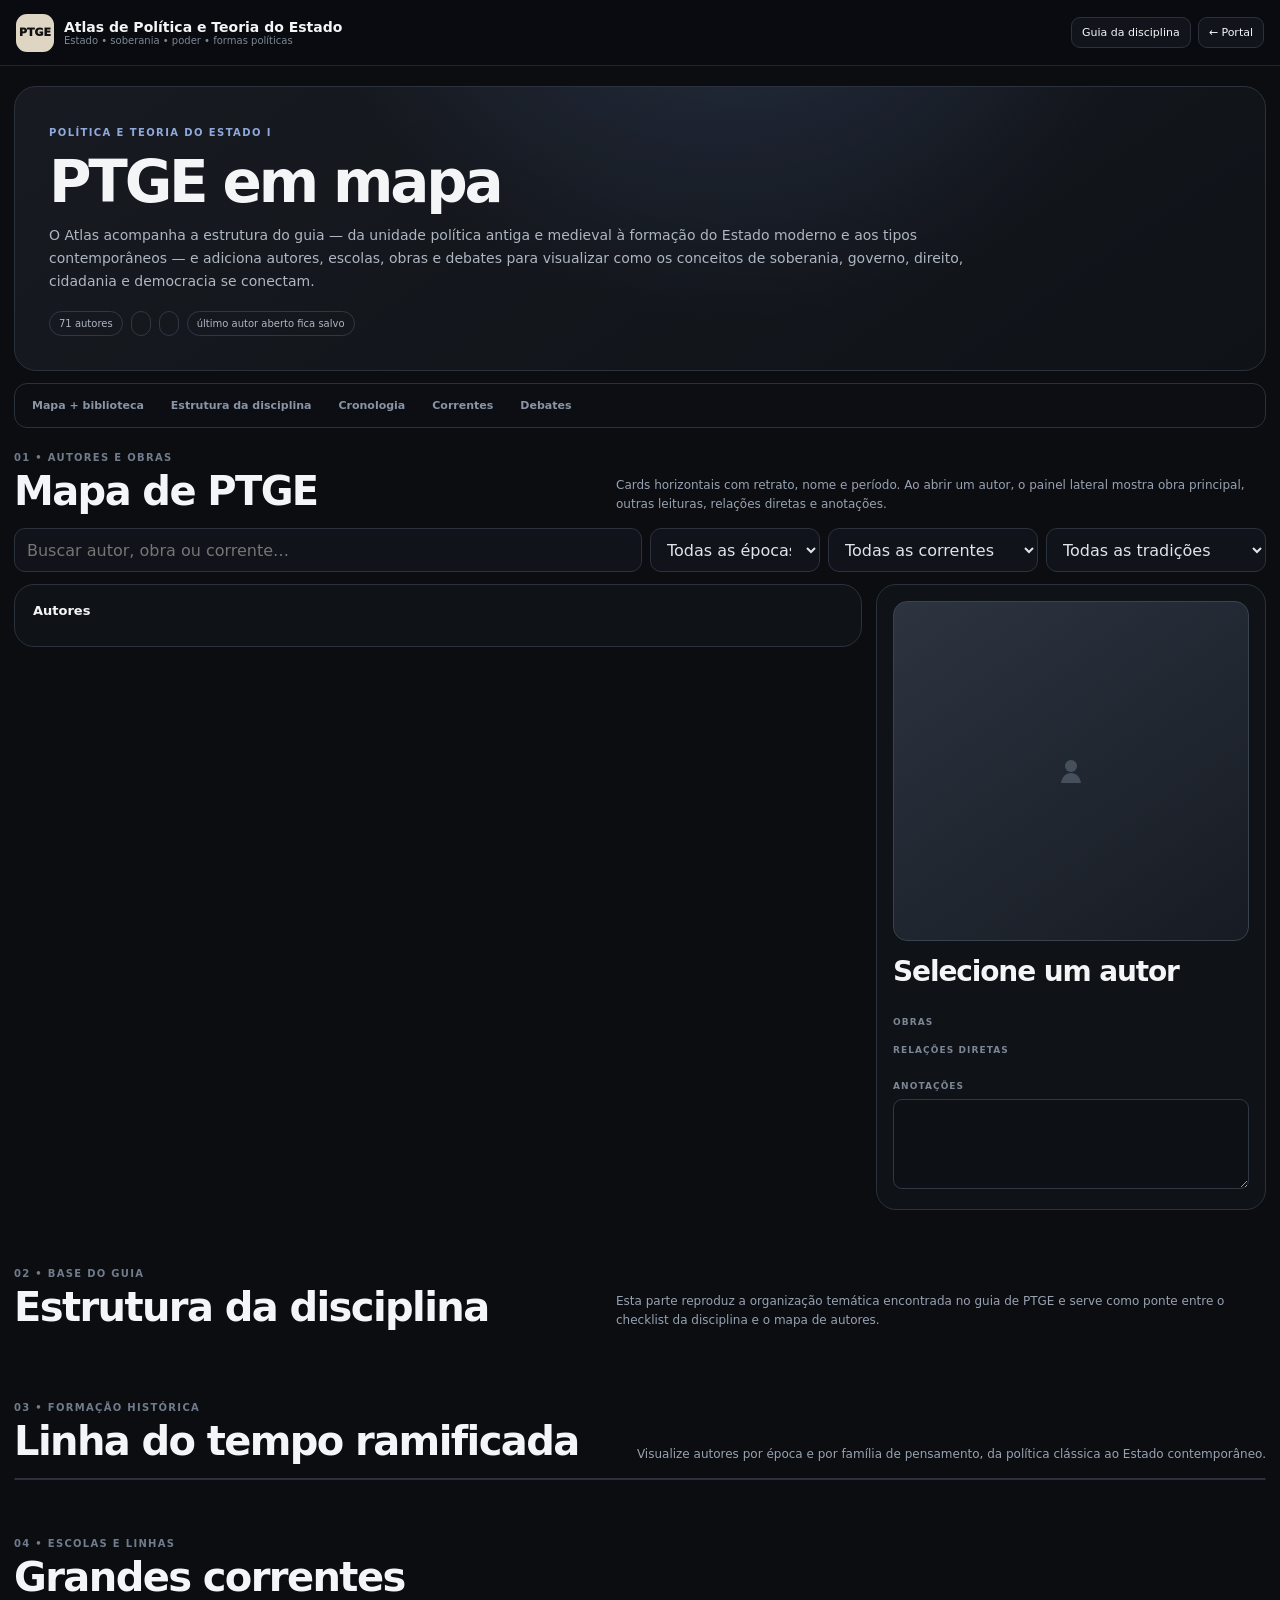
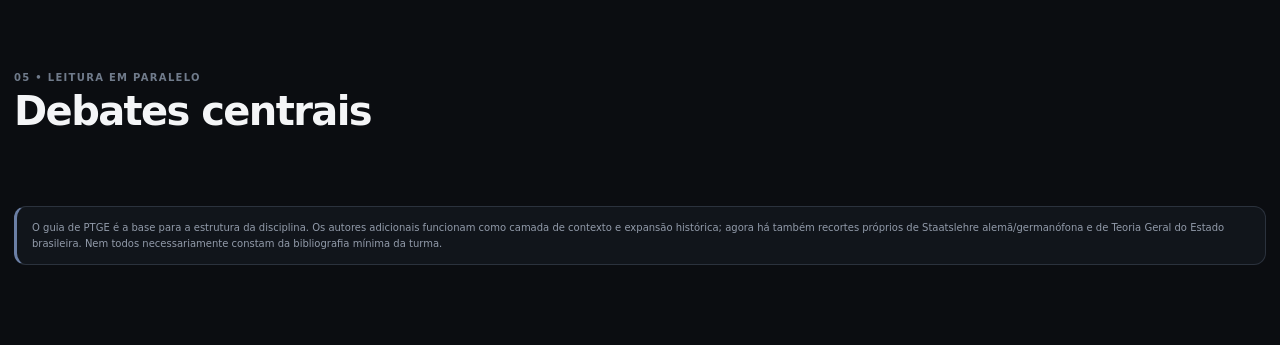
<file: atlas-ptge.html>
<!doctype html>
<html lang="pt-BR"><head><meta charset="utf-8"><meta name="viewport" content="width=device-width,initial-scale=1"><meta name="theme-color" content="#0b0d11"><title>Atlas de PTGE — Política e Teoria do Estado</title>
<style>
:root{--bg:#0b0d11;--panel:#11151b;--line:#2b323d;--text:#f4f5f7;--muted:#98a2b2;--gold:#d5b06d;--blue:#7aa2f7;--green:#9ece6a;--violet:#bb9af7;--red:#f7768e}
*{box-sizing:border-box}html{scroll-behavior:smooth}body{margin:0;background:var(--bg);color:var(--text);font-family:Inter,system-ui,-apple-system,"Segoe UI",Roboto,Arial,sans-serif}a{color:inherit}button,input,select,textarea{font:inherit}
.topbar{position:sticky;top:0;z-index:50;height:66px;display:flex;align-items:center;justify-content:space-between;padding:0 max(16px,calc((100vw - 1380px)/2));background:rgba(10,12,16,.94);backdrop-filter:blur(16px);border-bottom:1px solid #20252d}.brand{display:flex;align-items:center;gap:10px;text-decoration:none}.logo{display:grid;place-items:center;width:38px;height:38px;border-radius:11px;background:#ded5c2;color:#111;font-size:11px;font-weight:950}.brand strong{display:block;font-size:14px}.brand small{display:block;color:#7d8796;font-size:10px}.links{display:flex;gap:7px}.links a{padding:8px 10px;border:1px solid var(--line);border-radius:9px;background:#11151b;text-decoration:none;font-size:11px}
.hero{width:min(1380px,calc(100% - 28px));margin:20px auto 0;padding:34px;border:1px solid var(--line);border-radius:22px;background:radial-gradient(circle at 58% -70%,rgba(122,162,247,.2),transparent 50%),linear-gradient(145deg,#171a20,#0f1217)}.eyebrow{color:#8fa9dd;font-size:10px;font-weight:850;letter-spacing:.14em;text-transform:uppercase}.hero h1{margin:8px 0;font-size:clamp(36px,5vw,58px);letter-spacing:-.055em}.hero p{max-width:930px;margin:0;color:#aeb6c2;font-size:14px;line-height:1.65}.hero-meta{display:flex;gap:8px;flex-wrap:wrap;margin-top:18px}.hero-meta span{padding:6px 9px;border:1px solid #313845;border-radius:999px;color:#aeb6c2;font-size:10px}
.nav{position:sticky;top:66px;z-index:40;width:min(1380px,calc(100% - 28px));margin:12px auto 0;padding:7px;display:flex;gap:7px;overflow:auto;scrollbar-width:none;border:1px solid var(--line);border-radius:13px;background:rgba(13,16,21,.93);backdrop-filter:blur(14px)}.nav::-webkit-scrollbar{display:none}.nav a{flex:0 0 auto;padding:8px 10px;border-radius:8px;text-decoration:none;color:#8994a4;font-size:11px;font-weight:700}.nav a:hover{background:#1a2028;color:#fff}
main{width:min(1380px,calc(100% - 28px));margin:0 auto;padding:24px 0 80px}.section{margin-bottom:58px;scroll-margin-top:125px}.section-head{display:flex;justify-content:space-between;align-items:end;gap:22px;margin-bottom:14px}.kicker{display:block;color:#707b8b;font-size:10px;font-weight:850;letter-spacing:.13em;text-transform:uppercase}.section h2{margin:5px 0 0;font-size:clamp(28px,4vw,40px);letter-spacing:-.04em}.section-head p{max-width:650px;margin:0;color:var(--muted);font-size:12px;line-height:1.6}
.controls{display:grid;grid-template-columns:minmax(240px,1fr) 170px 210px 220px;gap:8px;margin-bottom:12px}.controls input,.controls select{height:44px;padding:0 12px;border:1px solid var(--line);border-radius:11px;background:#101319;color:#e0e4e9;outline:none}
.workspace{display:grid;grid-template-columns:minmax(0,1fr) 390px;gap:14px;align-items:start}.map-panel,.detail-panel{border:1px solid var(--line);border-radius:20px;background:#0f1217}.map-panel{min-width:0;padding:18px;overflow:hidden}.map-title{display:flex;justify-content:space-between;gap:12px;margin-bottom:10px}.map-title strong{font-size:13px}.map-title span{color:#727d8d;font-size:10px}
.lane{padding:15px 0;border-top:1px solid #20262f}.lane:first-child{border-top:0}.lane-head{display:flex;align-items:center;gap:8px;margin-bottom:9px}.lane-dot{width:8px;height:8px;border-radius:50%}.lane-name{font-size:10px;font-weight:850;letter-spacing:.1em;text-transform:uppercase}.lane-count{color:#697383;font-size:9px}.scroller{position:relative}.track{display:flex;flex-wrap:nowrap;gap:9px;overflow:hidden;padding:2px 44px;scroll-behavior:smooth}.edge{position:absolute;top:0;bottom:0;z-index:4;width:42px;border:0;background:transparent;color:#fff;cursor:pointer}.edge.left{left:0}.edge.right{right:0}.edge span{display:grid;place-items:center;width:28px;height:40px;margin:auto;border:1px solid #39424f;border-radius:10px;background:rgba(10,13,18,.88);font-size:18px}.edge:hover span{background:#202630}
.author-card{flex:0 0 238px;width:238px;height:94px;display:flex!important;align-items:center;gap:12px;padding:10px;border:1px solid #2c3440;border-radius:14px;background:linear-gradient(145deg,#171c24,#11151b);color:inherit;text-align:left;cursor:pointer;appearance:none;overflow:hidden}.author-card:hover{border-color:#586577}.author-card.selected{border-color:var(--gold);box-shadow:0 0 0 1px rgba(213,176,109,.22)}.author-card.related{border-color:#657287}.author-card.dim{opacity:.28}.author-card>*{pointer-events:none}.portrait{position:relative;flex:0 0 62px;width:62px;height:72px;border:1px solid #39424f;border-radius:10px;overflow:hidden;background:linear-gradient(145deg,#2c3440,#171b23)}.portrait img{position:absolute;inset:0;width:100%;height:100%;object-fit:cover;object-position:50% 24%;opacity:0;filter:grayscale(.58)}.portrait.loaded img{opacity:.97}.silhouette{position:absolute;inset:0;display:grid;place-items:center;color:#657080}.portrait.loaded .silhouette{display:none}.silhouette svg{width:32px;height:32px;opacity:.55}.author-copy{min-width:0;display:block}.author-name{display:block;color:#f3f5f7;font-size:14px;font-weight:800;line-height:1.15}.author-years{display:block;margin-top:6px;color:#a1aaba;font-size:11px;font-weight:650}.author-era{display:block;margin-top:2px;color:#707b8c;font-size:9px}
.detail-panel{position:sticky;top:128px;max-height:calc(100vh - 145px);overflow-y:auto;scrollbar-width:none;padding:16px}.detail-panel::-webkit-scrollbar{display:none}.detail-portrait{width:100%;height:340px;border-radius:14px}.detail-panel h3{margin:14px 0 4px;font-size:28px;letter-spacing:-.04em}.detail-meta{color:#909aaa;font-size:11px}.tags{display:flex;gap:6px;flex-wrap:wrap;margin:11px 0}.tag{padding:5px 7px;border:1px solid #343c48;border-radius:999px;color:#b9c0ca;font-size:9px}.detail-desc{color:#b0b8c4;font-size:12px;line-height:1.6}.label{margin:18px 0 8px;color:#7c8695;font-size:9px;font-weight:850;letter-spacing:.12em;text-transform:uppercase}.detail-book{display:grid;grid-template-columns:54px minmax(0,1fr);gap:9px;align-items:center;padding:7px;border:1px solid #27303a;border-radius:10px;background:#14181f;margin-bottom:7px}.mini-cover{position:relative;width:54px;height:78px;border:1px solid #37414d;border-radius:4px;overflow:hidden;background:#222933}.mini-cover img{position:absolute;inset:0;width:100%;height:100%;object-fit:cover;opacity:0}.detail-book.loaded .mini-cover img{opacity:1}.cover-fallback{position:absolute;inset:0;display:grid;place-items:center;padding:5px;text-align:center;color:#aab2be;font-family:Georgia,serif;font-size:8px}.detail-book.loaded .cover-fallback{display:none}.book-name{font-family:Georgia,serif;font-size:12px;line-height:1.3}.book-check{display:flex;gap:5px;align-items:center;margin-top:6px;color:#7f8998;font-size:9px}.relations{display:flex;flex-wrap:wrap;gap:6px}.rel{padding:6px 8px;border:1px solid #303845;border-radius:8px;background:#151a22;color:#adb6c3;font-size:9px;cursor:pointer}.notes{width:100%;min-height:90px;padding:9px;border:1px solid #303845;border-radius:9px;background:#0d1015;color:#d9dde3;resize:vertical;font-size:10px}.wiki{display:inline-flex;margin-top:9px;color:#98a2b1;font-size:9px;text-decoration:none}
.timeline-shell{position:relative;border:1px solid var(--line);border-radius:18px;background:#0f1217;overflow:hidden}.timeline-view{overflow:hidden;padding:0 44px}.timeline-canvas{display:flex;min-width:max-content}.era{flex:0 0 300px;padding:0 12px 16px;border-right:1px solid #232a33}.era-head{padding:12px 0;border-bottom:1px solid #262e38;margin-bottom:10px;font-size:11px;font-weight:850;text-transform:uppercase}.branch{margin-bottom:10px;padding:10px 10px 10px 16px;border:1px solid #27303a;border-radius:12px;background:#12161d;position:relative}.branch:before{content:"";position:absolute;left:7px;top:11px;bottom:11px;width:2px;background:var(--branch)}.branch-title{margin-bottom:7px;color:var(--branch);font-size:8px;font-weight:850;text-transform:uppercase}.branch-items{display:flex;flex-wrap:wrap;gap:5px}.timeline-node{padding:6px 7px;border:1px solid #303845;border-radius:8px;background:#171b23;color:#d8dce2;font-size:9px;cursor:pointer}.timeline-node small{display:block;margin-top:2px;color:#727c8d;font-size:7px}
.grid{display:grid;grid-template-columns:repeat(4,1fr);gap:9px}.info-card{padding:14px;border:1px solid var(--line);border-radius:14px;background:#11151b}.info-card b{display:block;font-size:12px}.info-card p{margin:6px 0;color:#929cab;font-size:10px;line-height:1.5}.info-card small{color:#6e7786;font-size:8px}.pairs{display:grid;grid-template-columns:repeat(3,1fr);gap:9px}.pair{padding:15px;border:1px solid var(--line);border-radius:14px;background:#11151b}.pair h3{margin:6px 0;font-size:14px}.pair p{margin:0;color:#929cab;font-size:10px;line-height:1.55}.pair span{color:#66717f;font-size:8px;font-weight:900;letter-spacing:.12em}.course-card{border-left:3px solid #5679b8}.note{padding:13px 15px;border:1px solid var(--line);border-left:3px solid #6b7fa5;border-radius:12px;background:#11151b;color:#929baa;font-size:10px;line-height:1.55}
@media(max-width:1050px){.workspace{grid-template-columns:1fr}.detail-panel{position:relative;top:auto;max-height:68vh}.detail-portrait{height:300px}.grid{grid-template-columns:repeat(2,1fr)}}@media(max-width:700px){.section-head{display:block}.section-head p{margin-top:8px}.controls{grid-template-columns:1fr}.grid,.pairs{grid-template-columns:1fr}.hero{padding:26px 20px}.links a:first-child{display:none}.author-card{flex-basis:220px;width:220px}.era{flex-basis:270px}}
</style></head><body>
<header class="topbar"><a class="brand" href="index.html"><span class="logo">PTGE</span><span><strong>Atlas de Política e Teoria do Estado</strong><small>Estado • soberania • poder • formas políticas</small></span></a><nav class="links"><a href="guias/politica-teoria-estado.html">Guia da disciplina</a><a href="index.html">← Portal</a></nav></header>
<section class="hero"><span class="eyebrow">Política e Teoria do Estado I</span><h1>PTGE em mapa</h1><p>O Atlas acompanha a estrutura do guia — da unidade política antiga e medieval à formação do Estado moderno e aos tipos contemporâneos — e adiciona autores, escolas, obras e debates para visualizar como os conceitos de soberania, governo, direito, cidadania e democracia se conectam.</p><div class="hero-meta"><span id="authorCount"></span><span id="workCount"></span><span id="relationCount"></span><span>último autor aberto fica salvo</span></div></section>
<nav class="nav"><a href="#mapa">Mapa + biblioteca</a><a href="#estrutura">Estrutura da disciplina</a><a href="#cronologia">Cronologia</a><a href="#correntes">Correntes</a><a href="#debates">Debates</a></nav>
<main>
<section class="section" id="mapa"><div class="section-head"><div><span class="kicker">01 • Autores e obras</span><h2>Mapa de PTGE</h2></div><p>Cards horizontais com retrato, nome e período. Ao abrir um autor, o painel lateral mostra obra principal, outras leituras, relações diretas e anotações.</p></div><div class="controls"><input id="search" type="search" placeholder="Buscar autor, obra ou corrente…"><select id="eraFilter"><option value="all">Todas as épocas</option></select><select id="macroFilter"><option value="all">Todas as correntes</option></select><select id="tradFilter"><option value="all">Todas as tradições</option><option value="alemã">TGE alemã/germanófona</option><option value="brasileira">TGE brasileira</option><option value="outras">Outras tradições</option></select></div><div class="workspace"><div class="map-panel"><div class="map-title"><strong>Autores</strong><span id="mapStatus"></span></div><div id="lanes"></div></div><aside class="detail-panel" id="detailPanel"><div class="portrait detail-portrait" id="detailPortrait"><span class="silhouette"><svg viewBox="0 0 64 64" fill="currentColor"><circle cx="32" cy="22" r="12"/><path d="M12 56c2-13 10-20 20-20s18 7 20 20"/></svg></span><img alt=""></div><h3 id="detailName">Selecione um autor</h3><div class="detail-meta" id="detailMeta"></div><div class="tags" id="detailTags"></div><p class="detail-desc" id="detailDesc"></p><div class="label">Obras</div><div id="detailWorks"></div><div class="label">Relações diretas</div><div class="relations" id="detailRelations"></div><div class="label">Anotações</div><textarea class="notes" id="detailNotes"></textarea><a class="wiki" id="detailWiki" target="_blank" rel="noopener"></a></aside></div></section>
<section class="section" id="estrutura"><div class="section-head"><div><span class="kicker">02 • Base do guia</span><h2>Estrutura da disciplina</h2></div><p>Esta parte reproduz a organização temática encontrada no guia de PTGE e serve como ponte entre o checklist da disciplina e o mapa de autores.</p></div><div class="grid" id="courseGrid"></div></section>
<section class="section" id="cronologia"><div class="section-head"><div><span class="kicker">03 • Formação histórica</span><h2>Linha do tempo ramificada</h2></div><p>Visualize autores por época e por família de pensamento, da política clássica ao Estado contemporâneo.</p></div><div class="timeline-shell scroller"><button class="edge left" data-scroll-target="timeline" data-dir="-1"><span>‹</span></button><div class="timeline-view" id="timelineView"><div class="timeline-canvas" id="timelineCanvas"></div></div><button class="edge right" data-scroll-target="timeline" data-dir="1"><span>›</span></button></div></section>
<section class="section" id="correntes"><div class="section-head"><div><span class="kicker">04 • Escolas e linhas</span><h2>Grandes correntes</h2></div></div><div class="grid" id="families"></div></section>
<section class="section" id="debates"><div class="section-head"><div><span class="kicker">05 • Leitura em paralelo</span><h2>Debates centrais</h2></div></div><div class="pairs" id="pairs"></div></section>
<div class="note">O guia de PTGE é a base para a estrutura da disciplina. Os autores adicionais funcionam como camada de contexto e expansão histórica; agora há também recortes próprios de Staatslehre alemã/germanófona e de Teoria Geral do Estado brasileira. Nem todos necessariamente constam da bibliografia mínima da turma.</div>
</main>
<script>
const A=[{"id":0,"name":"Platão","born":-428,"died":-348,"era":"Antiguidade","trad":"Clássicos","works":["A República","As Leis"],"desc":"Justiça, formas de governo, educação e organização da pólis."},{"id":1,"name":"Aristóteles","born":-384,"died":-322,"era":"Antiguidade","trad":"Clássicos","works":["Política","Ética a Nicômaco"],"desc":"Pólis, cidadania, constituições, virtude e comparação de regimes."},{"id":2,"name":"Políbio","born":-200,"died":-118,"era":"Antiguidade","trad":"Clássicos","works":["Histórias"],"desc":"Constituição mista, ciclos de regimes e equilíbrio institucional."},{"id":3,"name":"Cícero","born":-106,"died":-43,"era":"Antiguidade","trad":"Clássicos","works":["Da República","Das Leis"],"desc":"República, deveres cívicos, lei natural e tradição política romana."},{"id":4,"name":"Santo Agostinho","born":354,"died":430,"era":"Medieval","trad":"Cristianismo político","works":["A Cidade de Deus"],"desc":"Poder temporal, comunidade política e relação entre ordem terrena e religiosa."},{"id":5,"name":"Tomás de Aquino","born":1225,"died":1274,"era":"Medieval","trad":"Cristianismo político","works":["Suma Teológica","Do Governo dos Príncipes"],"desc":"Lei natural, bem comum, autoridade e governo."},{"id":6,"name":"Marsílio de Pádua","born":1275,"died":1342,"era":"Medieval","trad":"Pensamento político medieval","works":["Defensor Pacis"],"desc":"Comunidade política, legislação, poder civil e conflitos entre autoridade secular e eclesiástica."},{"id":7,"name":"Nicolau Maquiavel","born":1469,"died":1527,"era":"Moderna","trad":"Realismo e republicanismo","works":["O Príncipe","Discursos sobre a Primeira Década de Tito Lívio"],"desc":"Poder, conflito, virtù, fortuna, república e conservação política."},{"id":8,"name":"Jean Bodin","born":1530,"died":1596,"era":"Moderna","trad":"Soberania","works":["Os Seis Livros da República"],"desc":"Sistematização moderna da soberania como poder supremo e permanente da comunidade política."},{"id":9,"name":"Johannes Althusius","born":1557,"died":1638,"era":"Moderna","trad":"Federalismo e pactismo","works":["Politica Methodice Digesta"],"desc":"Associação política, pactos, corpos intermediários e formas federativas."},{"id":10,"name":"Hugo Grócio","born":1583,"died":1645,"era":"Moderna","trad":"Direito natural e das gentes","works":["Do Direito da Guerra e da Paz"],"desc":"Direito natural, guerra, paz, obrigações e sociedade entre Estados."},{"id":11,"name":"Thomas Hobbes","born":1588,"died":1679,"era":"Moderna","trad":"Contratualismo e soberania","works":["Leviatã","Do Cidadão"],"desc":"Contrato, segurança, soberania e autoridade estatal."},{"id":12,"name":"Samuel Pufendorf","born":1632,"died":1694,"era":"Moderna","trad":"Direito natural moderno","works":["Do Direito da Natureza e das Gentes"],"desc":"Direito natural, sociabilidade, obrigação e ordem política."},{"id":13,"name":"John Locke","born":1632,"died":1704,"era":"Moderna","trad":"Liberalismo e contratualismo","works":["Segundo Tratado sobre o Governo Civil","Carta sobre a Tolerância"],"desc":"Direitos, propriedade, consentimento e limitação do governo."},{"id":14,"name":"Montesquieu","born":1689,"died":1755,"era":"Moderna","trad":"Constitucionalismo liberal","works":["O Espírito das Leis"],"desc":"Separação de poderes, moderação institucional e comparação entre regimes."},{"id":15,"name":"Jean-Jacques Rousseau","born":1712,"died":1778,"era":"Moderna","trad":"Republicanismo e soberania popular","works":["Do Contrato Social","Discurso sobre a Desigualdade"],"desc":"Vontade geral, soberania popular, liberdade política e desigualdade."},{"id":16,"name":"Edmund Burke","born":1729,"died":1797,"era":"Moderna","trad":"Conservadorismo","works":["Reflexões sobre a Revolução na França"],"desc":"Tradição, prudência, instituições e crítica a rupturas políticas abstratas."},{"id":17,"name":"Immanuel Kant","born":1724,"died":1804,"era":"Moderna","trad":"Republicanismo e direito","works":["À Paz Perpétua","Metafísica dos Costumes"],"desc":"Direito, autonomia, republicanismo e ordem jurídica internacional."},{"id":18,"name":"James Madison","born":1751,"died":1836,"era":"Moderna","trad":"Federalismo constitucional","works":["O Federalista"],"desc":"Federação, facções, separação de poderes e desenho constitucional."},{"id":19,"name":"Emmanuel-Joseph Sieyès","born":1748,"died":1836,"era":"Moderna","trad":"Poder constituinte","works":["O que é o Terceiro Estado?"],"desc":"Nação, representação e formulação moderna do poder constituinte."},{"id":20,"name":"Benjamin Constant","born":1767,"died":1830,"era":"Moderna","trad":"Liberalismo político","works":["Da Liberdade dos Antigos Comparada à dos Modernos"],"desc":"Liberdade moderna, representação, limites do poder e garantias individuais."},{"id":21,"name":"G.W.F. Hegel","born":1770,"died":1831,"era":"Século XIX","trad":"Idealismo e Estado","works":["Princípios da Filosofia do Direito"],"desc":"Estado, sociedade civil, reconhecimento, instituições e liberdade."},{"id":22,"name":"Alexis de Tocqueville","born":1805,"died":1859,"era":"Século XIX","trad":"Democracia liberal","works":["A Democracia na América","O Antigo Regime e a Revolução"],"desc":"Democracia, igualdade, associações, centralização e liberdade."},{"id":23,"name":"John Stuart Mill","born":1806,"died":1873,"era":"Século XIX","trad":"Liberalismo político","works":["Sobre a Liberdade","Considerações sobre o Governo Representativo"],"desc":"Liberdade individual, representação, participação e limites da autoridade social."},{"id":24,"name":"Karl Marx","born":1818,"died":1883,"era":"Século XIX","trad":"Crítica do Estado e marxismo","works":["O 18 de Brumário de Luís Bonaparte","Crítica da Filosofia do Direito de Hegel","O Capital"],"desc":"Estado, classes, capitalismo, conflito social e transformação histórica."},{"id":25,"name":"Friedrich Engels","born":1820,"died":1895,"era":"Século XIX","trad":"Marxismo","works":["A Origem da Família, da Propriedade Privada e do Estado"],"desc":"Estado, propriedade, classes e desenvolvimento histórico das instituições."},{"id":26,"name":"Georg Jellinek","born":1851,"died":1911,"era":"Séculos XIX–XX","trad":"Teoria Geral do Estado","works":["Teoria Geral do Estado"],"desc":"Teoria jurídica do Estado, elementos estatais e dupla dimensão social e jurídica."},{"id":27,"name":"Léon Duguit","born":1859,"died":1928,"era":"Séculos XIX–XX","trad":"Direito público e solidarismo","works":["As Transformações do Direito Público"],"desc":"Serviço público, solidariedade social e crítica à soberania entendida como direito subjetivo do Estado."},{"id":28,"name":"Maurice Hauriou","born":1856,"died":1929,"era":"Séculos XIX–XX","trad":"Institucionalismo jurídico","works":["Précis de droit constitutionnel"],"desc":"Instituições, poder, organização e continuidade jurídica do Estado."},{"id":29,"name":"Émile Durkheim","born":1858,"died":1917,"era":"Séculos XIX–XX","trad":"Sociologia do Estado","works":["Da Divisão do Trabalho Social","Lições de Sociologia"],"desc":"Solidariedade, instituições, moral cívica e diferenciação social."},{"id":30,"name":"Gaetano Mosca","born":1858,"died":1941,"era":"Séculos XIX–XX","trad":"Teoria das elites","works":["A Classe Governante"],"desc":"Classe política, minorias organizadas e direção política."},{"id":31,"name":"Vilfredo Pareto","born":1848,"died":1923,"era":"Séculos XIX–XX","trad":"Teoria das elites","works":["Tratado de Sociologia Geral"],"desc":"Elites, circulação das elites e análise sociológica da política."},{"id":32,"name":"Max Weber","born":1864,"died":1920,"era":"Séculos XIX–XX","trad":"Sociologia política","works":["Economia e Sociedade","A Política como Vocação"],"desc":"Dominação legítima, burocracia, Estado moderno e profissionalização da política."},{"id":33,"name":"Robert Michels","born":1876,"died":1936,"era":"Século XX","trad":"Teoria das elites","works":["Sociologia dos Partidos Políticos"],"desc":"Organização partidária e tendência oligárquica das organizações complexas."},{"id":34,"name":"Vladimir Lenin","born":1870,"died":1924,"era":"Século XX","trad":"Marxismo e Estado","works":["O Estado e a Revolução"],"desc":"Estado, revolução, classes e transição política na tradição marxista."},{"id":35,"name":"Antonio Gramsci","born":1891,"died":1937,"era":"Século XX","trad":"Marxismo e hegemonia","works":["Cadernos do Cárcere"],"desc":"Hegemonia, sociedade civil, Estado ampliado e intelectuais."},{"id":36,"name":"Hans Kelsen","born":1881,"died":1973,"era":"Século XX","trad":"Normativismo e Estado","works":["Teoria Geral do Direito e do Estado","Teoria Pura do Direito"],"desc":"Estado e ordem jurídica, normatividade, validade e democracia."},{"id":37,"name":"Carl Schmitt","born":1888,"died":1985,"era":"Século XX","trad":"Decisionismo e soberania","works":["Teologia Política","O Conceito do Político"],"desc":"Soberania, decisão, exceção, unidade política e crítica ao liberalismo parlamentar."},{"id":38,"name":"Hermann Heller","born":1891,"died":1933,"era":"Século XX","trad":"Teoria do Estado","works":["Teoria do Estado","Soberania"],"desc":"Estado como unidade organizada de decisão e crítica a reduções puramente normativas ou decisionistas."},{"id":39,"name":"Santi Romano","born":1875,"died":1947,"era":"Século XX","trad":"Institucionalismo jurídico","works":["O Ordenamento Jurídico"],"desc":"Pluralidade de ordenamentos, instituições e relação entre Estado e direito."},{"id":40,"name":"Hannah Arendt","born":1906,"died":1975,"era":"Século XX","trad":"Teoria política","works":["Origens do Totalitarismo","A Condição Humana","Sobre a Revolução"],"desc":"Ação política, espaço público, totalitarismo, revolução e liberdade."},{"id":41,"name":"T. H. Marshall","born":1893,"died":1981,"era":"Século XX","trad":"Cidadania e Estado social","works":["Cidadania, Classe Social e Status"],"desc":"Direitos civis, políticos e sociais e desenvolvimento histórico da cidadania."},{"id":42,"name":"John Rawls","born":1921,"died":2002,"era":"Século XX","trad":"Liberalismo igualitário","works":["Uma Teoria da Justiça","Liberalismo Político"],"desc":"Justiça como equidade, instituições básicas e pluralismo político."},{"id":43,"name":"Robert Nozick","born":1938,"died":2002,"era":"Século XX","trad":"Libertarianismo","works":["Anarquia, Estado e Utopia"],"desc":"Direitos individuais, propriedade e defesa de um Estado mínimo."},{"id":44,"name":"Norberto Bobbio","born":1909,"died":2004,"era":"Século XX","trad":"Teoria política e jurídica","works":["Estado, Governo e Sociedade","A Teoria das Formas de Governo"],"desc":"Estado, democracia, formas de governo e relações entre direito e política."},{"id":45,"name":"Jürgen Habermas","born":1929,"died":null,"era":"Contemporânea","trad":"Democracia deliberativa","works":["Direito e Democracia","Mudança Estrutural da Esfera Pública"],"desc":"Legitimidade democrática, esfera pública, deliberação e direito."},{"id":46,"name":"Robert Dahl","born":1915,"died":2014,"era":"Séculos XX–XXI","trad":"Teoria da democracia","works":["Poliarquia","A Democracia e seus Críticos"],"desc":"Pluralismo, participação, contestação e instituições democráticas."},{"id":47,"name":"Michel Foucault","born":1926,"died":1984,"era":"Século XX","trad":"Poder e governamentalidade","works":["Vigiar e Punir","Nascimento da Biopolítica"],"desc":"Poder disciplinar, governamentalidade, Estado e técnicas de governo."},{"id":48,"name":"David Easton","born":1917,"died":2014,"era":"Séculos XX–XXI","trad":"Análise sistêmica da política","works":["A Systems Analysis of Political Life"],"desc":"Sistema político, entradas, saídas e persistência institucional."},{"id":49,"name":"Niklas Luhmann","born":1927,"died":1998,"era":"Século XX","trad":"Teoria dos sistemas","works":["Sistemas Sociais","A Política da Sociedade"],"desc":"Diferenciação funcional, comunicação e sistema político."},{"id":50,"name":"Miguel Reale","born":1910,"died":2006,"era":"Século XX","trad":"Teoria jurídico-política brasileira","works":["O Estado Moderno","Filosofia do Direito"],"desc":"Estado, direito, cultura e teoria tridimensional."},{"id":51,"name":"Paulo Bonavides","born":1925,"died":2020,"era":"Séculos XX–XXI","trad":"Teoria do Estado e constitucionalismo brasileiro","works":["Ciência Política","Do Estado Liberal ao Estado Social"],"desc":"Estado liberal, Estado social, poder, soberania e constitucionalismo."},{"id":52,"name":"Dalmo de Abreu Dallari","born":1931,"died":2022,"era":"Séculos XX–XXI","trad":"Teoria Geral do Estado brasileira","works":["Elementos de Teoria Geral do Estado"],"desc":"Estado, povo, território, soberania, formas de governo e organização política."},["Robert von Mohl",1799,1875,"Século XIX","Staatslehre alemã · Rechtsstaat",["Encyklopädie der Staatswissenschaften","Die Polizei-Wissenschaft nach den Grundsätzen des Rechtsstaates"],"Staatswissenschaft, Rechtsstaat, administração e limites jurídicos do poder estatal no constitucionalismo alemão do século XIX."],["Lorenz von Stein",1815,1890,"Século XIX","Staatslehre alemã · Estado e sociedade",["Geschichte der sozialen Bewegung in Frankreich","Verwaltungslehre"],"Relação entre Estado e sociedade, administração pública, conflito social e desenvolvimento da ideia de função social do Estado."],["Rudolf von Gneist",1816,1895,"Século XIX","Staatslehre alemã · Rechtsstaat e autogoverno",["Der Rechtsstaat und die Verwaltungsgerichte in Deutschland"],"Rechtsstaat, administração, autogoverno local e estrutura institucional do Estado constitucional."],["Carl Friedrich von Gerber",1823,1891,"Século XIX","Staatslehre alemã · método jurídico",["Grundzüge eines Systems des deutschen Staatsrechts"],"Um dos formuladores da abordagem jurídico-dogmática moderna do Staatsrecht alemão, centrada na construção sistemática do direito do Estado."],["Paul Laband",1838,1918,"Séculos XIX–XX","Staatslehre alemã · positivismo jurídico",["Das Staatsrecht des Deutschen Reiches"],"Positivismo jurídico do direito público, método dogmático e sistematização do direito constitucional do Império Alemão."],["Otto von Gierke",1841,1921,"Séculos XIX–XX","Staatslehre alemã · associações e comunidade",["Das deutsche Genossenschaftsrecht","Political Theories of the Middle Age"],"Teoria das associações, corpos sociais, personalidade coletiva e crítica a uma visão puramente individualista da ordem jurídica."],["Heinrich Triepel",1868,1946,"Século XX","Staatslehre alemã · Estado e direito internacional",["Völkerrecht und Landesrecht","Die Hegemonie"],"Relações entre direito interno e internacional, soberania, federalismo e poder entre Estados."],["Gerhard Anschütz",1867,1948,"Século XX","Staatslehre alemã · constitucionalismo de Weimar",["Die Verfassung des Deutschen Reichs vom 11. August 1919"],"Direito constitucional de Weimar, positivismo jurídico e interpretação da ordem constitucional republicana."],["Rudolf Smend",1882,1975,"Século XX","Staatslehre alemã · teoria da integração",["Verfassung und Verfassungsrecht"],"Constituição e Estado entendidos a partir de processos de integração política, social e institucional."],["Hans Nawiasky",1880,1961,"Século XX","Staatslehre germanófona · Teoria Geral do Estado",["Allgemeine Staatslehre","Der Bundesstaat als Rechtsbegriff"],"Teoria Geral do Estado, federalismo e análise do Estado como fenômeno jurídico, social e ideal."],["Ernst Forsthoff",1902,1974,"Século XX","Staatslehre alemã · Estado e administração",["Der Staat der Industriegesellschaft","Lehrbuch des Verwaltungsrechts"],"Estado na sociedade industrial, administração pública e formulação da ideia de Daseinsvorsorge na doutrina administrativa alemã."],["Darcy Azambuja",1903,1970,"Século XX","TGE brasileira · tradição clássica",["Teoria Geral do Estado","Introdução à Ciência Política"],"Estado, sociedade política, formas de Estado e governo e introdução sistemática à ciência política e à Teoria Geral do Estado."],["Sahid Maluf",1914,1975,"Século XX","TGE brasileira · tradição clássica",["Teoria Geral do Estado"],"Conceito e justificação do Estado, soberania, elementos constitutivos, formas de Estado, sistemas de governo e evolução do Estado brasileiro."],["Luiz Pinto Ferreira",1918,2009,"Séculos XX–XXI","TGE brasileira · soberania e constitucionalismo",["Teoria Geral do Estado","Princípios Gerais do Direito Constitucional Moderno"],"Soberania, Teoria Geral do Estado, direito constitucional e desenvolvimento da tradição publicista da Faculdade de Direito do Recife."],["Manoel Gonçalves Ferreira Filho",1934,null,"Contemporânea","TGE brasileira · constitucionalismo",["Curso de Direito Constitucional","O Poder Constituinte"],"Constituição, poder constituinte, democracia, separação de poderes e instituições do Estado constitucional."],["Celso Ribeiro Bastos",1938,2003,"Século XX","TGE brasileira · Estado e ciência política",["Curso de Teoria do Estado e Ciência Política","Curso de Direito Constitucional"],"Estado, poder político, Constituição e articulação entre Teoria do Estado, ciência política e direito constitucional."],["José Alfredo de Oliveira Baracho",1928,2007,"Séculos XX–XXI","TGE brasileira · federalismo",["Teoria Geral do Federalismo","Processo Constitucional"],"Federalismo, organização do Estado, Teoria Geral do Estado e desenvolvimento do processo constitucional no Brasil."],["Gilberto Bercovici",null,null,"Contemporânea","TGE brasileira · Estado e desenvolvimento",["As Possibilidades de uma Teoria do Estado","Constituição Econômica e Desenvolvimento"],"Teoria do Estado, soberania, desenvolvimento, Constituição econômica e atuação estatal na economia."]
];
const R=[["Platão","Aristóteles","continuidade e crítica"],["Aristóteles","Tomás de Aquino","recepção medieval"],["Políbio","Montesquieu","constituição mista"],["Cícero","Hugo Grócio","direito natural"],["Santo Agostinho","Tomás de Aquino","tradição cristã"],["Tomás de Aquino","Hugo Grócio","direito natural"],["Marsílio de Pádua","Nicolau Maquiavel","secularização do político"],["Nicolau Maquiavel","Jean Bodin","formação do Estado moderno"],["Jean Bodin","Thomas Hobbes","soberania"],["Hugo Grócio","Samuel Pufendorf","direito natural moderno"],["Thomas Hobbes","John Locke","contratualismo"],["John Locke","Montesquieu","limitação do poder"],["John Locke","Jean-Jacques Rousseau","contratualismo"],["Montesquieu","James Madison","separação de poderes"],["Jean-Jacques Rousseau","Immanuel Kant","autonomia e republicanismo"],["Jean-Jacques Rousseau","Emmanuel-Joseph Sieyès","soberania e nação"],["Edmund Burke","Alexis de Tocqueville","instituições e mudança"],["Immanuel Kant","G.W.F. Hegel","idealismo"],["James Madison","Alexis de Tocqueville","democracia e federalismo"],["Benjamin Constant","John Stuart Mill","liberdade moderna"],["G.W.F. Hegel","Karl Marx","crítica e transformação"],["Alexis de Tocqueville","John Stuart Mill","democracia liberal"],["Karl Marx","Friedrich Engels","colaboração"],["Karl Marx","Antonio Gramsci","releitura marxista"],["Karl Marx","Vladimir Lenin","Estado e revolução"],["Georg Jellinek","Hans Kelsen","teoria jurídica do Estado"],["Georg Jellinek","Hermann Heller","teoria do Estado"],["Léon Duguit","Maurice Hauriou","debate do direito público"],["Maurice Hauriou","Santi Romano","institucionalismo"],["Émile Durkheim","Max Weber","sociologia do Estado"],["Max Weber","Robert Michels","organização e dominação"],["Gaetano Mosca","Vilfredo Pareto","teoria das elites"],["Gaetano Mosca","Robert Michels","elites e organização"],["Vilfredo Pareto","Robert Michels","elites e oligarquia"],["Hans Kelsen","Carl Schmitt","norma versus decisão"],["Hans Kelsen","Hermann Heller","debate de Weimar"],["Carl Schmitt","Hermann Heller","debate de Weimar"],["Carl Schmitt","Norberto Bobbio","política e direito"],["Hans Kelsen","Norberto Bobbio","normativismo e democracia"],["Hannah Arendt","Jürgen Habermas","esfera pública e ação"],["T. H. Marshall","Paulo Bonavides","Estado social"],["John Rawls","Robert Nozick","justiça e Estado"],["John Rawls","Jürgen Habermas","liberalismo e deliberação"],["Norberto Bobbio","Jürgen Habermas","democracia e legitimidade"],["Robert Dahl","Jürgen Habermas","modelos de democracia"],["Max Weber","Michel Foucault","racionalização e governo"],["David Easton","Niklas Luhmann","sistemas políticos"],["Michel Foucault","Jürgen Habermas","poder e racionalidade"],["Georg Jellinek","Dalmo de Abreu Dallari","Teoria Geral do Estado"],["Miguel Reale","Dalmo de Abreu Dallari","teoria do Estado no Brasil"],["Paulo Bonavides","Dalmo de Abreu Dallari","Estado e constitucionalismo brasileiro"],["Robert von Mohl","Lorenz von Stein","Staatswissenschaft e questão social"],["Lorenz von Stein","Hermann Heller","Estado social e integração"],["Rudolf von Gneist","Gerhard Anschütz","direito público alemão"],["Carl Friedrich von Gerber","Paul Laband","método jurídico do Staatsrecht"],["Paul Laband","Georg Jellinek","positivismo e Teoria do Estado"],["Otto von Gierke","Maurice Hauriou","instituições e corpos sociais"],["Georg Jellinek","Heinrich Triepel","Staatsrecht e soberania"],["Hans Kelsen","Rudolf Smend","normatividade e integração"],["Rudolf Smend","Hermann Heller","alternativas ao positivismo estrito"],["Hans Nawiasky","Paulo Bonavides","federalismo e Teoria do Estado"],["Ernst Forsthoff","Paulo Bonavides","Estado social e transformação estatal"],["Georg Jellinek","Darcy Azambuja","recepção na TGE brasileira"],["Georg Jellinek","Sahid Maluf","recepção na TGE brasileira"],["Miguel Reale","Darcy Azambuja","TGE brasileira clássica"],["Darcy Azambuja","Dalmo de Abreu Dallari","tradição brasileira de TGE"],["Sahid Maluf","Dalmo de Abreu Dallari","tradição brasileira de TGE"],["Luiz Pinto Ferreira","Paulo Bonavides","TGE e constitucionalismo brasileiro"],["Manoel Gonçalves Ferreira Filho","Paulo Bonavides","constitucionalismo brasileiro"],["Celso Ribeiro Bastos","Dalmo de Abreu Dallari","Estado e ciência política"],["José Alfredo de Oliveira Baracho","Paulo Bonavides","federalismo e Teoria do Estado"],["Hermann Heller","Gilberto Bercovici","Teoria do Estado social e desenvolvimento"]];
const FAMILIES=[["Clássicos e formas de governo","Platão, Aristóteles, Políbio, Cícero","Pólis, justiça, cidadania, república, constituição mista e tipologias de governo."],["Medievo e ordem política cristã","Agostinho, Aquino, Marsílio","Autoridade, bem comum e passagem da unidade política medieval ao mundo moderno."],["Soberania e formação do Estado moderno","Maquiavel, Bodin, Hobbes, Grócio, Pufendorf","Concentração do poder, soberania, território, direito natural e relações entre Estados."],["Contratualismo e constitucionalismo","Hobbes, Locke, Montesquieu, Rousseau, Madison, Sieyès","Contrato, representação, separação de poderes, poder constituinte e soberania popular."],["Liberalismo, democracia e republicanismo","Constant, Tocqueville, Mill, Kant","Liberdade, representação, igualdade, instituições e republicanismo."],["Crítica social, marxismo e hegemonia","Marx, Engels, Lenin, Gramsci","Classes, Estado, revolução, sociedade civil e hegemonia."],["Sociologia política e elites","Durkheim, Weber, Mosca, Pareto, Michels","Dominação, burocracia, organização, elites e coesão social."],["Teoria jurídica e institucional do Estado","Jellinek, Duguit, Hauriou, Romano, Kelsen, Heller, Schmitt","Estado, direito, soberania, instituições, normatividade e decisão."],["Democracia e Estado contemporâneo","Arendt, Marshall, Rawls, Nozick, Bobbio, Habermas, Dahl","Cidadania, Estado social, justiça, democracia, deliberação e pluralismo."],["Poder, sistemas e governamentalidade","Foucault, Easton, Luhmann","Poder, técnicas de governo, sistemas políticos e diferenciação institucional."],["Teoria do Estado no Brasil","Miguel Reale, Paulo Bonavides, Dalmo Dallari","Recepção brasileira da Teoria Geral do Estado, constitucionalismo e Estado social."],["Staatslehre alemã e germanófona","Mohl, Stein, Gneist, Gerber, Laband, Gierke, Jellinek, Triepel, Anschütz, Smend, Nawiasky, Kelsen, Schmitt, Heller, Forsthoff","Rechtsstaat, método jurídico, soberania, integração, federalismo, Estado social e debates sobre a relação entre Estado, direito e sociedade."],["Teoria Geral do Estado brasileira","Reale, Azambuja, Maluf, Pinto Ferreira, Bonavides, Dallari, Ferreira Filho, Bastos, Baracho, Bercovici","Recepção e reelaboração brasileira da Teoria do Estado, com foco em soberania, federalismo, democracia, constitucionalismo e Estado social."]];
const PAIRS=[["Hobbes × Locke","Contrato social e autoridade soberana em contraste com governo limitado, direitos e consentimento."],["Locke × Rousseau","Direitos e governo limitado em contraste com soberania popular e vontade geral."],["Montesquieu × Madison","Separação funcional do poder e sua tradução em desenho constitucional e federalismo."],["Hegel × Marx","Estado e sociedade civil no idealismo em contraste com a crítica materialista do Estado e das classes."],["Mosca / Pareto × Michels","Elites políticas e circulação das elites em diálogo com a tendência oligárquica das organizações."],["Kelsen × Schmitt","Estado como ordem jurídica e normatividade em contraste com soberania, decisão e exceção."],["Kelsen × Heller","Debate sobre se a teoria do Estado pode ser reduzida à estrutura normativa ou exige integração social e política."],["Rawls × Nozick","Justiça distributiva e instituições básicas em contraste com direitos individuais e Estado mínimo."],["Dahl × Habermas","Pluralismo e competição democrática em diálogo com participação discursiva e legitimidade deliberativa."]];
const COURSE=[["A disciplina Política e Teoria do Estado","Política como ramo do conhecimento, Teoria Geral do Estado e combinação entre as duas áreas."],["Objeto material","Termo Estado, dificuldades conceituais e definição pelas cinco causas."],["Modos de conceber o Estado","Concepções unidimensionais, bidimensionais, tridimensionais e concepção pentadimensional adotada no guia."],["Estudo da disciplina","Relações com outras disciplinas, metodologia e bibliografia mínima."],["Unidade Política Antiga","Unidade política antiga oriental e antiga ocidental."],["Unidade política medieval","Gênese medieval, reino medieval feudal e processo de concentração política."],["Do reino medieval ao Estado moderno","Estado burocrático, concentrado, territorial e nacional; características gerais do Estado moderno."],["Tipos contemporâneos de Estado","Estado Liberal Clássico e Estado Liberal Pluralista, conforme a organização atual do guia."]];
const WIKI={"Platão":"Plato","Aristóteles":"Aristotle","Políbio":"Polybius","Cícero":"Cicero","Santo Agostinho":"Augustine of Hippo","Tomás de Aquino":"Thomas Aquinas","Marsílio de Pádua":"Marsilius of Padua","Nicolau Maquiavel":"Niccolò Machiavelli","Jean Bodin":"Jean Bodin","Johannes Althusius":"Johannes Althusius","Hugo Grócio":"Hugo Grotius","Thomas Hobbes":"Thomas Hobbes","Samuel Pufendorf":"Samuel von Pufendorf","John Locke":"John Locke","Montesquieu":"Montesquieu","Jean-Jacques Rousseau":"Jean-Jacques Rousseau","Edmund Burke":"Edmund Burke","Immanuel Kant":"Immanuel Kant","James Madison":"James Madison","Emmanuel-Joseph Sieyès":"Emmanuel Joseph Sieyès","Benjamin Constant":"Benjamin Constant","G.W.F. Hegel":"Georg Wilhelm Friedrich Hegel","Alexis de Tocqueville":"Alexis de Tocqueville","John Stuart Mill":"John Stuart Mill","Karl Marx":"Karl Marx","Friedrich Engels":"Friedrich Engels","Georg Jellinek":"Georg Jellinek","Léon Duguit":"Léon Duguit","Maurice Hauriou":"Maurice Hauriou","Émile Durkheim":"Émile Durkheim","Gaetano Mosca":"Gaetano Mosca","Vilfredo Pareto":"Vilfredo Pareto","Max Weber":"Max Weber","Robert Michels":"Robert Michels","Vladimir Lenin":"Vladimir Lenin","Antonio Gramsci":"Antonio Gramsci","Hans Kelsen":"Hans Kelsen","Carl Schmitt":"Carl Schmitt","Hermann Heller":"Hermann Heller","Santi Romano":"Santi Romano","Hannah Arendt":"Hannah Arendt","T. H. Marshall":"T. H. Marshall","John Rawls":"John Rawls","Robert Nozick":"Robert Nozick","Norberto Bobbio":"Norberto Bobbio","Jürgen Habermas":"Jürgen Habermas","Robert Dahl":"Robert Dahl","Michel Foucault":"Michel Foucault","David Easton":"David Easton","Niklas Luhmann":"Niklas Luhmann","Miguel Reale":"Miguel Reale","Paulo Bonavides":"Paulo Bonavides","Dalmo de Abreu Dallari":"Dalmo Dallari","Robert von Mohl":"Robert von Mohl","Lorenz von Stein":"Lorenz von Stein","Rudolf von Gneist":"Rudolf von Gneist","Carl Friedrich von Gerber":"Carl Friedrich von Gerber","Paul Laband":"Paul Laband","Otto von Gierke":"Otto von Gierke","Heinrich Triepel":"Heinrich Triepel","Gerhard Anschütz":"Gerhard Anschütz","Rudolf Smend":"Rudolf Smend","Hans Nawiasky":"Hans Nawiasky","Ernst Forsthoff":"Ernst Forsthoff","Darcy Azambuja":"Darcy de Azambuja","Sahid Maluf":"Sahid Maluf","Luiz Pinto Ferreira":"Luiz Pinto Ferreira","Manoel Gonçalves Ferreira Filho":"Manoel Gonçalves Ferreira Filho","Celso Ribeiro Bastos":"Celso Ribeiro Bastos","José Alfredo de Oliveira Baracho":"José Alfredo de Oliveira Baracho","Gilberto Bercovici":"Gilberto Bercovici"};
const eras=["Antiguidade","Medieval","Moderna","Século XIX","Séculos XIX–XX","Século XX","Séculos XX–XXI","Contemporânea"];
const colors={"Clássicos e medievo":"#e0af68","Estado moderno e soberania":"#7aa2f7","Liberalismo, constitucionalismo e democracia":"#9ece6a","Crítica social e sociologia política":"#f7768e","Teoria jurídica e Estado contemporâneo":"#bb9af7"};
const macros=Object.keys(colors);
function macro(a){const t=a.trad.toLowerCase();if(/clássicos|cristianismo|medieval/.test(t))return "Clássicos e medievo";if(/soberania|realismo|direito natural|federalismo|pactismo|contratualismo/.test(t)&&!/tge brasileira|staatslehre/.test(t))return "Estado moderno e soberania";if(/liberal|constitucional|republican|democracia|poder constituinte|cidadania/.test(t))return "Liberalismo, constitucionalismo e democracia";if(/marx|hegemonia|sociologia|elites|foucault|governamentalidade/.test(t))return "Crítica social e sociologia política";return "Teoria jurídica e Estado contemporâneo"}
const TRADITION={"Robert von Mohl":"alemã","Lorenz von Stein":"alemã","Rudolf von Gneist":"alemã","Carl Friedrich von Gerber":"alemã","Paul Laband":"alemã","Otto von Gierke":"alemã","Georg Jellinek":"alemã","Heinrich Triepel":"alemã","Gerhard Anschütz":"alemã","Rudolf Smend":"alemã","Hans Nawiasky":"alemã","Hans Kelsen":"alemã","Carl Schmitt":"alemã","Hermann Heller":"alemã","Ernst Forsthoff":"alemã","Niklas Luhmann":"alemã","Miguel Reale":"brasileira","Darcy Azambuja":"brasileira","Sahid Maluf":"brasileira","Luiz Pinto Ferreira":"brasileira","Paulo Bonavides":"brasileira","Dalmo de Abreu Dallari":"brasileira","Manoel Gonçalves Ferreira Filho":"brasileira","Celso Ribeiro Bastos":"brasileira","José Alfredo de Oliveira Baracho":"brasileira","Gilberto Bercovici":"brasileira"};
const byName=new Map(A.map(a=>[a.name,a]));const $=s=>document.querySelector(s);const norm=s=>String(s||"").toLowerCase().normalize("NFD").replace(/[\u0300-\u036f]/g,"").replace(/[^a-z0-9 ]/g," ").replace(/\s+/g," ").trim();const esc=s=>String(s).replace(/[&<>"']/g,m=>({"&":"&amp;","<":"&lt;",">":"&gt;","\"":"&quot;","'":"&#039;"}[m]));const years=a=>a.born==null?"Contemporâneo":a.born<0?Math.abs(a.born)+" a.C.–"+Math.abs(a.died)+" a.C.":a.born+"–"+(a.died==null?"":a.died);
const readKey="atlas:ptge:read:v1",noteKey="atlas:ptge:notes:v1",lastKey="atlas:ptge:lastAuthor:v1";const readState=JSON.parse(localStorage.getItem(readKey)||"{}"),noteState=JSON.parse(localStorage.getItem(noteKey)||"{}");let selected=null;const portraitCache=new Map(),coverCache=new Map();
$("#eraFilter").innerHTML+=eras.map(e=>'<option>'+e+'</option>').join("");$("#macroFilter").innerHTML+=macros.map(m=>'<option>'+m+'</option>').join("");$("#authorCount").textContent=A.length+" autores";$("#workCount").textContent=A.reduce((n,a)=>n+a.works.length,0)+" obras-base";$("#relationCount").textContent=R.length+" relações";$("#families").innerHTML=FAMILIES.map(f=>'<article class="info-card"><b>'+esc(f[0])+'</b><p>'+esc(f[2])+'</p><small>'+esc(f[1])+'</small></article>').join("");$("#pairs").innerHTML=PAIRS.map(p=>'<article class="pair"><span>LEITURA EM PARALELO</span><h3>'+esc(p[0])+'</h3><p>'+esc(p[1])+'</p></article>').join("");$("#courseGrid").innerHTML=COURSE.map(x=>'<article class="info-card course-card"><b>'+esc(x[0])+'</b><p>'+esc(x[1])+'</p></article>').join("");
function silhouette(){return '<span class="silhouette"><svg viewBox="0 0 64 64" fill="currentColor"><circle cx="32" cy="22" r="12"/><path d="M12 56c2-13 10-20 20-20s18 7 20 20"/></svg></span>'}
async function wikiSummary(host,title){try{const j=await fetch("https://"+host+"/api/rest_v1/page/summary/"+encodeURIComponent(title.replace(/ /g,"_"))).then(r=>r.ok?r.json():Promise.reject());return {img:j.thumbnail&&j.thumbnail.source||"",url:j.content_urls&&j.content_urls.desktop&&j.content_urls.desktop.page||""}}catch(e){return {img:"",url:""}}}
async function wikiSearch(host,title){try{const j=await fetch("https://"+host+"/w/api.php?action=query&generator=search&gsrsearch="+encodeURIComponent(title)+"&gsrlimit=3&prop=pageimages|info&inprop=url&piprop=thumbnail&pithumbsize=600&format=json&origin=*").then(r=>r.json()),pages=j.query&&j.query.pages?Object.values(j.query.pages):[];const p=pages.find(x=>norm(x.title)===norm(title))||pages[0];return {img:p&&p.thumbnail&&p.thumbnail.source||"",url:p&&p.fullurl||""}}catch(e){return {img:"",url:""}}}
async function getPortrait(a){if(portraitCache.has(a.name))return portraitCache.get(a.name);const title=WIKI[a.name]||a.name;let p=await wikiSummary("en.wikipedia.org",title);if(!p.img)p=await wikiSummary("pt.wikipedia.org",title);if(!p.img)p=await wikiSearch("en.wikipedia.org",title);if(!p.img)p=await wikiSearch("pt.wikipedia.org",title);if(!p.url)p.url="https://en.wikipedia.org/wiki/Special:Search?search="+encodeURIComponent(title);portraitCache.set(a.name,p);return p}
function portraitHtml(a){return '<span class="portrait" data-portrait="'+a.id+'">'+silhouette()+'<img alt="Retrato de '+esc(a.name)+'" loading="lazy"></span>'}async function loadPortrait(el,a){const p=await getPortrait(a),img=el.querySelector("img");if(p.img){img.onload=()=>el.classList.add("loaded");img.src=p.img}}function loadVisiblePortraits(){document.querySelectorAll("[data-portrait]").forEach(el=>{if(!el.dataset.loaded){el.dataset.loaded="1";const a=A[Number(el.dataset.portrait)];if(a)loadPortrait(el,a)}})}
function filtered(){const q=$("#search").value.trim().toLowerCase(),era=$("#eraFilter").value,m=$("#macroFilter").value,t=$("#tradFilter").value;return A.filter(a=>(era==="all"||a.era===era)&&(m==="all"||macro(a)===m)&&(t==="all"||t==="outras"?!TRADITION[a.name]:TRADITION[a.name]===t)&&(!q||(a.name+" "+a.trad+" "+a.works.join(" ")+" "+a.desc).toLowerCase().includes(q)))}
function relationsOf(name){return R.filter(r=>r[0]===name||r[1]===name).map(r=>({other:r[0]===name?r[1]:r[0],type:r[2],out:r[0]===name}))}function relatedSet(){return new Set(selected?relationsOf(selected.name).map(x=>x.other):[])}
function laneHtml(m,mi,list){const rel=relatedSet(),items=list.filter(a=>macro(a)===m);const cards=items.map(a=>{const cls=selected?(a.name===selected.name?" selected":rel.has(a.name)?" related":" dim"):"";return '<button type="button" class="author-card'+cls+'" data-author="'+a.id+'">'+portraitHtml(a)+'<span class="author-copy"><span class="author-name">'+esc(a.name)+'</span><span class="author-years">'+years(a)+'</span><span class="author-era">'+esc(a.era)+'</span></span></button>'}).join("");return '<section class="lane"><div class="lane-head"><span class="lane-dot" style="background:'+colors[m]+'"></span><span class="lane-name" style="color:'+colors[m]+'">'+m+'</span><span class="lane-count">'+items.length+'</span></div><div class="scroller"><button class="edge left" data-lane="'+mi+'" data-dir="-1"><span>‹</span></button><div class="track" data-track="'+mi+'">'+cards+'</div><button class="edge right" data-lane="'+mi+'" data-dir="1"><span>›</span></button></div></section>'}
function renderMap(){const list=filtered().sort((a,b)=>a.born-b.born);$("#lanes").innerHTML=macros.map((m,i)=>laneHtml(m,i,list)).join("");$("#mapStatus").textContent=selected?"Aberto: "+selected.name:"Clique em um autor.";loadVisiblePortraits()}
function renderTimeline(){const list=filtered();$("#timelineCanvas").innerHTML=eras.map(era=>{const inEra=list.filter(a=>a.era===era);return '<section class="era"><div class="era-head">'+era+'</div>'+macros.map(m=>{const items=inEra.filter(a=>macro(a)===m).sort((a,b)=>a.born-b.born);if(!items.length)return "";return '<div class="branch" style="--branch:'+colors[m]+'"><div class="branch-title">'+m+'</div><div class="branch-items">'+items.map(a=>'<button class="timeline-node" data-author="'+a.id+'">'+esc(a.name)+'<small>'+years(a)+'</small></button>').join("")+'</div></div>'}).join("")+'</section>'}).join("")}
async function getCover(title,author){const key=author+"::"+title;if(coverCache.has(key))return coverCache.get(key);let url="";try{const j=await fetch("https://www.googleapis.com/books/v1/volumes?maxResults=5&q="+encodeURIComponent('intitle:"'+title+'" inauthor:"'+author+'"')).then(r=>r.json());const nt=norm(title),items=j.items||[],hit=items.find(x=>x.volumeInfo&&norm(x.volumeInfo.title)===nt)||items[0];url=hit&&hit.volumeInfo&&hit.volumeInfo.imageLinks&&(hit.volumeInfo.imageLinks.thumbnail||hit.volumeInfo.imageLinks.smallThumbnail)||"";if(url)url=url.replace(/^http:/,"https:")}catch(e){}if(!url){try{const j=await fetch("https://openlibrary.org/search.json?limit=4&title="+encodeURIComponent(title)+"&author="+encodeURIComponent(author)).then(r=>r.json());const hit=(j.docs||[])[0];if(hit&&hit.cover_i)url="https://covers.openlibrary.org/b/id/"+hit.cover_i+"-M.jpg"}catch(e){}}coverCache.set(key,url);return url}
function bookRows(a){return a.works.map((w,i)=>'<article class="detail-book" data-cover="'+esc(w)+'"><div class="mini-cover"><span class="cover-fallback">'+esc(w)+'</span><img alt="Capa de '+esc(w)+'" loading="lazy"></div><div><div class="book-name">'+esc(w)+'</div><label class="book-check"><input type="checkbox" data-read="'+a.id+":"+i+'" '+(readState[a.id+":"+i]?"checked":"")+'> lido/fichado</label></div></article>').join("")}async function hydrateCovers(a){for(const card of $("#detailWorks").querySelectorAll("[data-cover]")){const url=await getCover(card.dataset.cover,a.name);if(!url)continue;const img=card.querySelector("img");img.onload=()=>card.classList.add("loaded");img.src=url}}
async function selectAuthor(a){selected=a;localStorage.setItem(lastKey,a.name);renderMap();$("#detailName").textContent=a.name;$("#detailMeta").textContent=years(a)+" • "+a.era;$("#detailTags").innerHTML='<span class="tag">'+esc(a.trad)+'</span><span class="tag">'+esc(macro(a))+'</span>'+(TRADITION[a.name]?'<span class="tag">'+(TRADITION[a.name]==="alemã"?"Staatslehre alemã/germanófona":"TGE brasileira")+'</span>':"");$("#detailDesc").textContent=a.desc;$("#detailWorks").innerHTML=bookRows(a);const rels=relationsOf(a.name);$("#detailRelations").innerHTML=rels.map(r=>'<button class="rel" data-rel="'+esc(r.other)+'">'+(r.out?"→ ":"← ")+esc(r.other)+' · '+esc(r.type)+'</button>').join("")||'<span class="detail-meta">Nenhuma relação cadastrada.</span>';$("#detailNotes").value=noteState[a.id]||"";const p=await getPortrait(a),box=$("#detailPortrait"),img=box.querySelector("img");box.classList.remove("loaded");img.removeAttribute("src");if(p.img){img.onload=()=>box.classList.add("loaded");img.src=p.img}$("#detailWiki").href=p.url;$("#detailWiki").textContent="Abrir referência enciclopédica ↗";$("#detailPanel").scrollTop=0;$("#detailWorks").querySelectorAll("[data-read]").forEach(x=>x.onchange=()=>{readState[x.dataset.read]=x.checked;localStorage.setItem(readKey,JSON.stringify(readState))});hydrateCovers(a);if(matchMedia("(max-width:1050px)").matches)requestAnimationFrame(()=>$("#detailPanel").scrollIntoView({behavior:"smooth",block:"start"}))}
$("#lanes").addEventListener("click",e=>{const card=e.target.closest(".author-card");if(card){const a=A[Number(card.dataset.author)];if(a)selectAuthor(a);return}const edge=e.target.closest("[data-lane]");if(edge){const t=document.querySelector('[data-track="'+edge.dataset.lane+'"]');if(t)t.scrollBy({left:Number(edge.dataset.dir)*Math.max(480,t.clientWidth*.75),behavior:"smooth"})}});$("#timelineCanvas").addEventListener("click",e=>{const n=e.target.closest("[data-author]");if(n){const a=A[Number(n.dataset.author)];if(a)selectAuthor(a)}});document.querySelectorAll("[data-scroll-target]").forEach(b=>b.onclick=()=>$("#timelineView").scrollBy({left:Number(b.dataset.dir)*720,behavior:"smooth"}));$("#detailRelations").addEventListener("click",e=>{const b=e.target.closest("[data-rel]");if(b){const a=byName.get(b.dataset.rel);if(a)selectAuthor(a)}});$("#detailNotes").addEventListener("input",e=>{if(selected){noteState[selected.id]=e.target.value;localStorage.setItem(noteKey,JSON.stringify(noteState))}});["search","eraFilter","macroFilter","tradFilter"].forEach(id=>$("#"+id).addEventListener(id==="search"?"input":"change",()=>{renderMap();renderTimeline()}));renderMap();renderTimeline();const remembered=byName.get(localStorage.getItem(lastKey)||"")||byName.get("Thomas Hobbes")||A[0];if(remembered)selectAuthor(remembered);
</script></body></html>
</file>
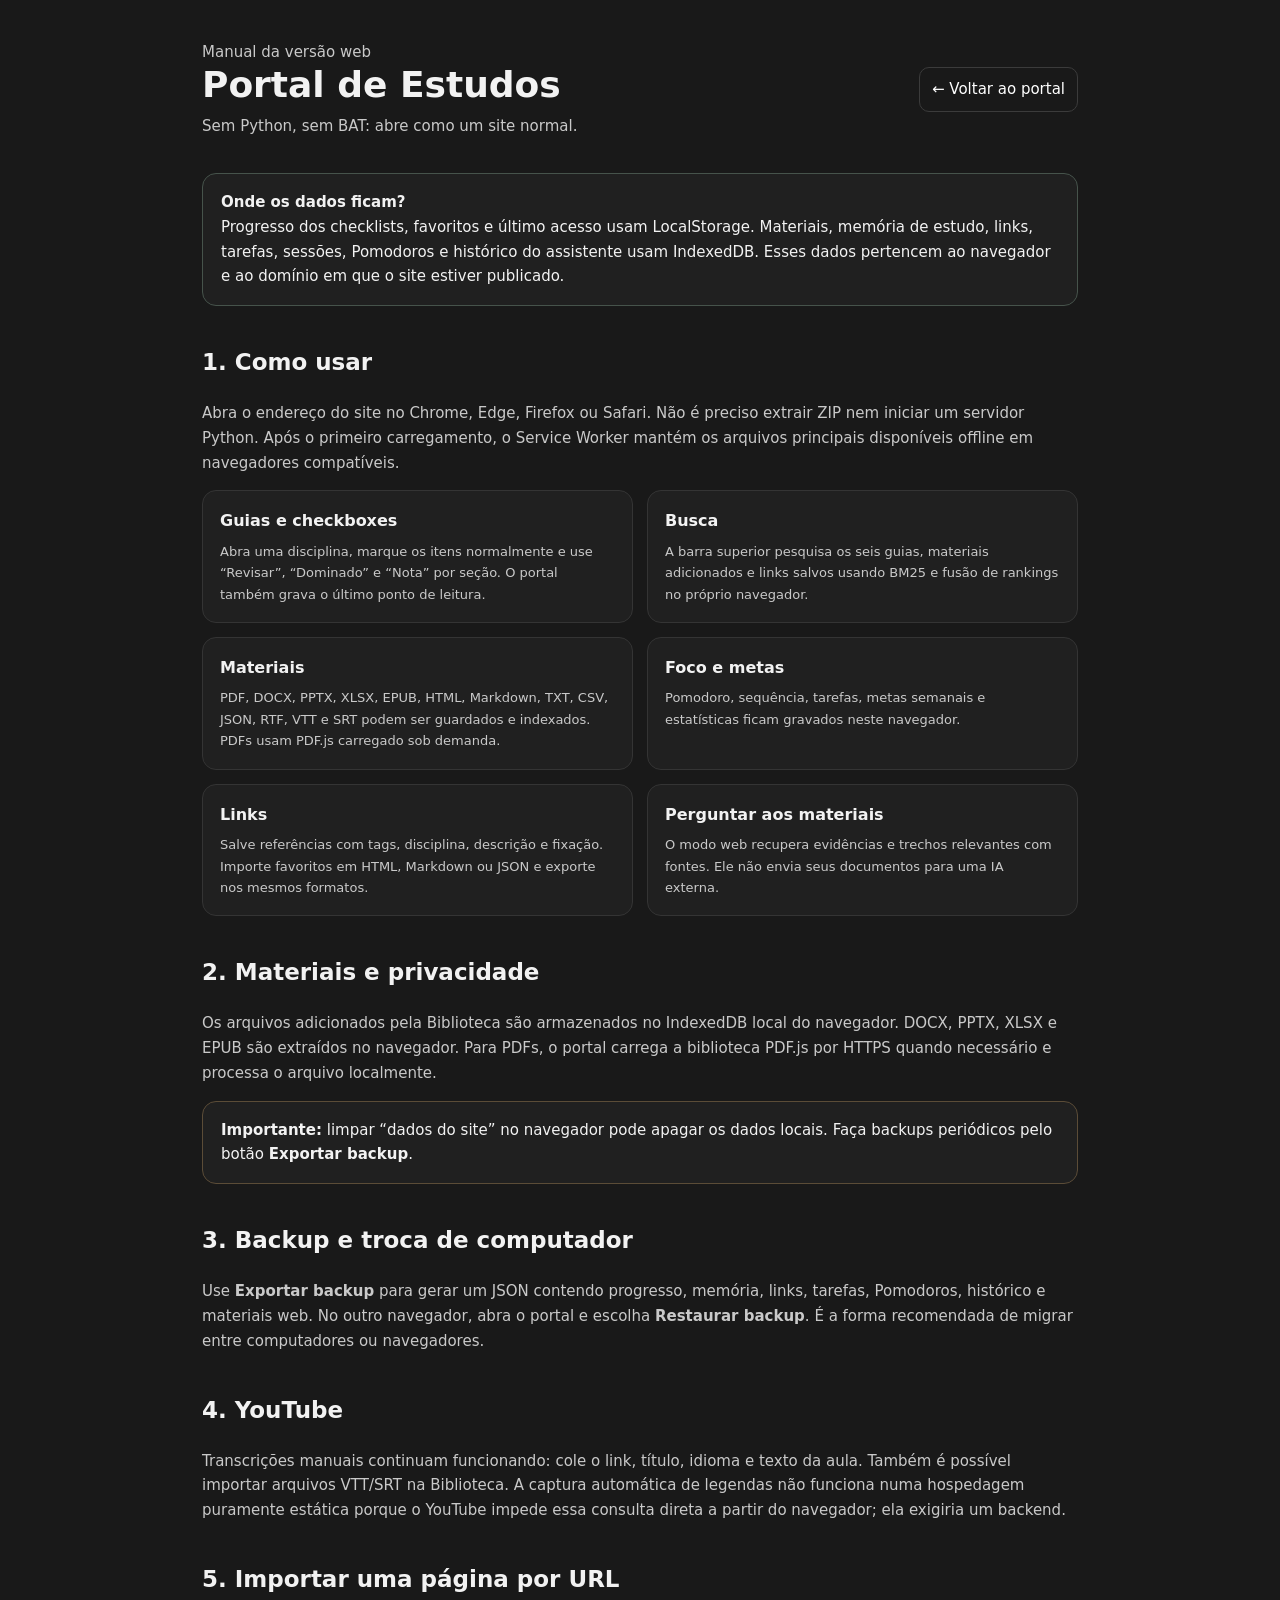
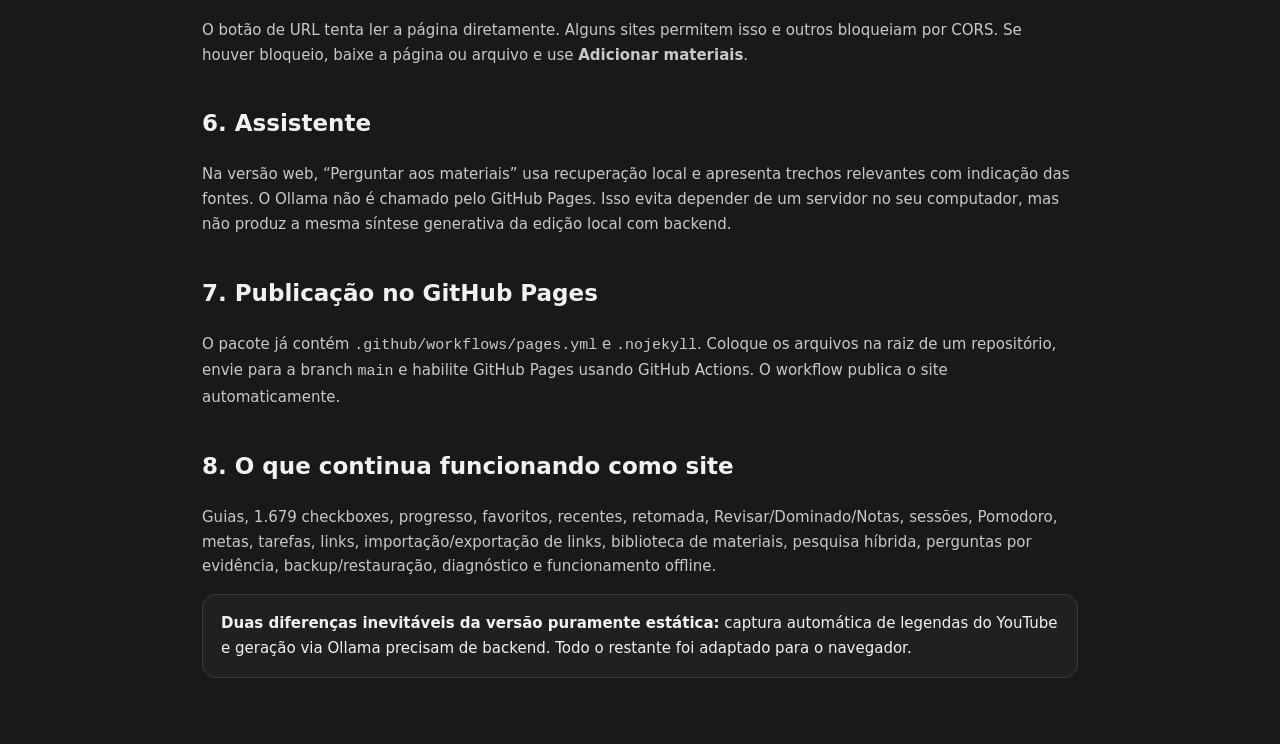
<file: MANUAL-DE-USO.html>
<!doctype html><html lang="pt-BR"><head><meta charset="utf-8"><meta name="viewport" content="width=device-width,initial-scale=1"><meta name="theme-color" content="#191919"><title>Manual — Portal de Estudos Web</title><style>
:root{color-scheme:dark}*{box-sizing:border-box}body{margin:0;background:#191919;color:#f2f2f2;font:15px/1.65 Inter,system-ui,-apple-system,"Segoe UI",sans-serif}main{max-width:920px;margin:auto;padding:40px 22px 70px}a{color:#fff}.top{display:flex;justify-content:space-between;gap:20px;align-items:center;margin-bottom:34px}.back{padding:9px 12px;border:1px solid #3b3b3b;border-radius:10px;text-decoration:none}h1{font-size:36px;line-height:1.1;margin:0 0 10px}h2{margin-top:38px;font-size:23px}h3{margin-top:24px}.muted,p,li{color:#c9c9c9}.note{padding:16px 18px;border:1px solid #3b3b3b;background:#202020;border-radius:14px}.good{border-color:#46534b}.warn{border-color:#5b4c37}.grid{display:grid;grid-template-columns:1fr 1fr;gap:14px}.card{padding:17px;border:1px solid #343434;border-radius:14px;background:#202020}.card h3{margin:0 0 6px;font-size:16px}.card p{margin:0;font-size:13px}@media(max-width:700px){.grid{grid-template-columns:1fr}.top{align-items:flex-start;flex-direction:column}h1{font-size:30px}}</style></head><body><main>
<div class="top"><div><div class="muted">Manual da versão web</div><h1>Portal de Estudos</h1><div class="muted">Sem Python, sem BAT: abre como um site normal.</div></div><a class="back" href="index.html">← Voltar ao portal</a></div>
<div class="note good"><strong>Onde os dados ficam?</strong><br>Progresso dos checklists, favoritos e último acesso usam LocalStorage. Materiais, memória de estudo, links, tarefas, sessões, Pomodoros e histórico do assistente usam IndexedDB. Esses dados pertencem ao navegador e ao domínio em que o site estiver publicado.</div>
<h2>1. Como usar</h2><p>Abra o endereço do site no Chrome, Edge, Firefox ou Safari. Não é preciso extrair ZIP nem iniciar um servidor Python. Após o primeiro carregamento, o Service Worker mantém os arquivos principais disponíveis offline em navegadores compatíveis.</p>
<div class="grid"><div class="card"><h3>Guias e checkboxes</h3><p>Abra uma disciplina, marque os itens normalmente e use “Revisar”, “Dominado” e “Nota” por seção. O portal também grava o último ponto de leitura.</p></div><div class="card"><h3>Busca</h3><p>A barra superior pesquisa os seis guias, materiais adicionados e links salvos usando BM25 e fusão de rankings no próprio navegador.</p></div><div class="card"><h3>Materiais</h3><p>PDF, DOCX, PPTX, XLSX, EPUB, HTML, Markdown, TXT, CSV, JSON, RTF, VTT e SRT podem ser guardados e indexados. PDFs usam PDF.js carregado sob demanda.</p></div><div class="card"><h3>Foco e metas</h3><p>Pomodoro, sequência, tarefas, metas semanais e estatísticas ficam gravados neste navegador.</p></div><div class="card"><h3>Links</h3><p>Salve referências com tags, disciplina, descrição e fixação. Importe favoritos em HTML, Markdown ou JSON e exporte nos mesmos formatos.</p></div><div class="card"><h3>Perguntar aos materiais</h3><p>O modo web recupera evidências e trechos relevantes com fontes. Ele não envia seus documentos para uma IA externa.</p></div></div>
<h2>2. Materiais e privacidade</h2><p>Os arquivos adicionados pela Biblioteca são armazenados no IndexedDB local do navegador. DOCX, PPTX, XLSX e EPUB são extraídos no navegador. Para PDFs, o portal carrega a biblioteca PDF.js por HTTPS quando necessário e processa o arquivo localmente.</p>
<div class="note warn"><strong>Importante:</strong> limpar “dados do site” no navegador pode apagar os dados locais. Faça backups periódicos pelo botão <b>Exportar backup</b>.</div>
<h2>3. Backup e troca de computador</h2><p>Use <b>Exportar backup</b> para gerar um JSON contendo progresso, memória, links, tarefas, Pomodoros, histórico e materiais web. No outro navegador, abra o portal e escolha <b>Restaurar backup</b>. É a forma recomendada de migrar entre computadores ou navegadores.</p>
<h2>4. YouTube</h2><p>Transcrições manuais continuam funcionando: cole o link, título, idioma e texto da aula. Também é possível importar arquivos VTT/SRT na Biblioteca. A captura automática de legendas não funciona numa hospedagem puramente estática porque o YouTube impede essa consulta direta a partir do navegador; ela exigiria um backend.</p>
<h2>5. Importar uma página por URL</h2><p>O botão de URL tenta ler a página diretamente. Alguns sites permitem isso e outros bloqueiam por CORS. Se houver bloqueio, baixe a página ou arquivo e use <b>Adicionar materiais</b>.</p>
<h2>6. Assistente</h2><p>Na versão web, “Perguntar aos materiais” usa recuperação local e apresenta trechos relevantes com indicação das fontes. O Ollama não é chamado pelo GitHub Pages. Isso evita depender de um servidor no seu computador, mas não produz a mesma síntese generativa da edição local com backend.</p>
<h2>7. Publicação no GitHub Pages</h2><p>O pacote já contém <code>.github/workflows/pages.yml</code> e <code>.nojekyll</code>. Coloque os arquivos na raiz de um repositório, envie para a branch <code>main</code> e habilite GitHub Pages usando GitHub Actions. O workflow publica o site automaticamente.</p>
<h2>8. O que continua funcionando como site</h2><p>Guias, 1.679 checkboxes, progresso, favoritos, recentes, retomada, Revisar/Dominado/Notas, sessões, Pomodoro, metas, tarefas, links, importação/exportação de links, biblioteca de materiais, pesquisa híbrida, perguntas por evidência, backup/restauração, diagnóstico e funcionamento offline.</p>
<div class="note"><strong>Duas diferenças inevitáveis da versão puramente estática:</strong> captura automática de legendas do YouTube e geração via Ollama precisam de backend. Todo o restante foi adaptado para o navegador.</div>
</main></body></html>
</file>
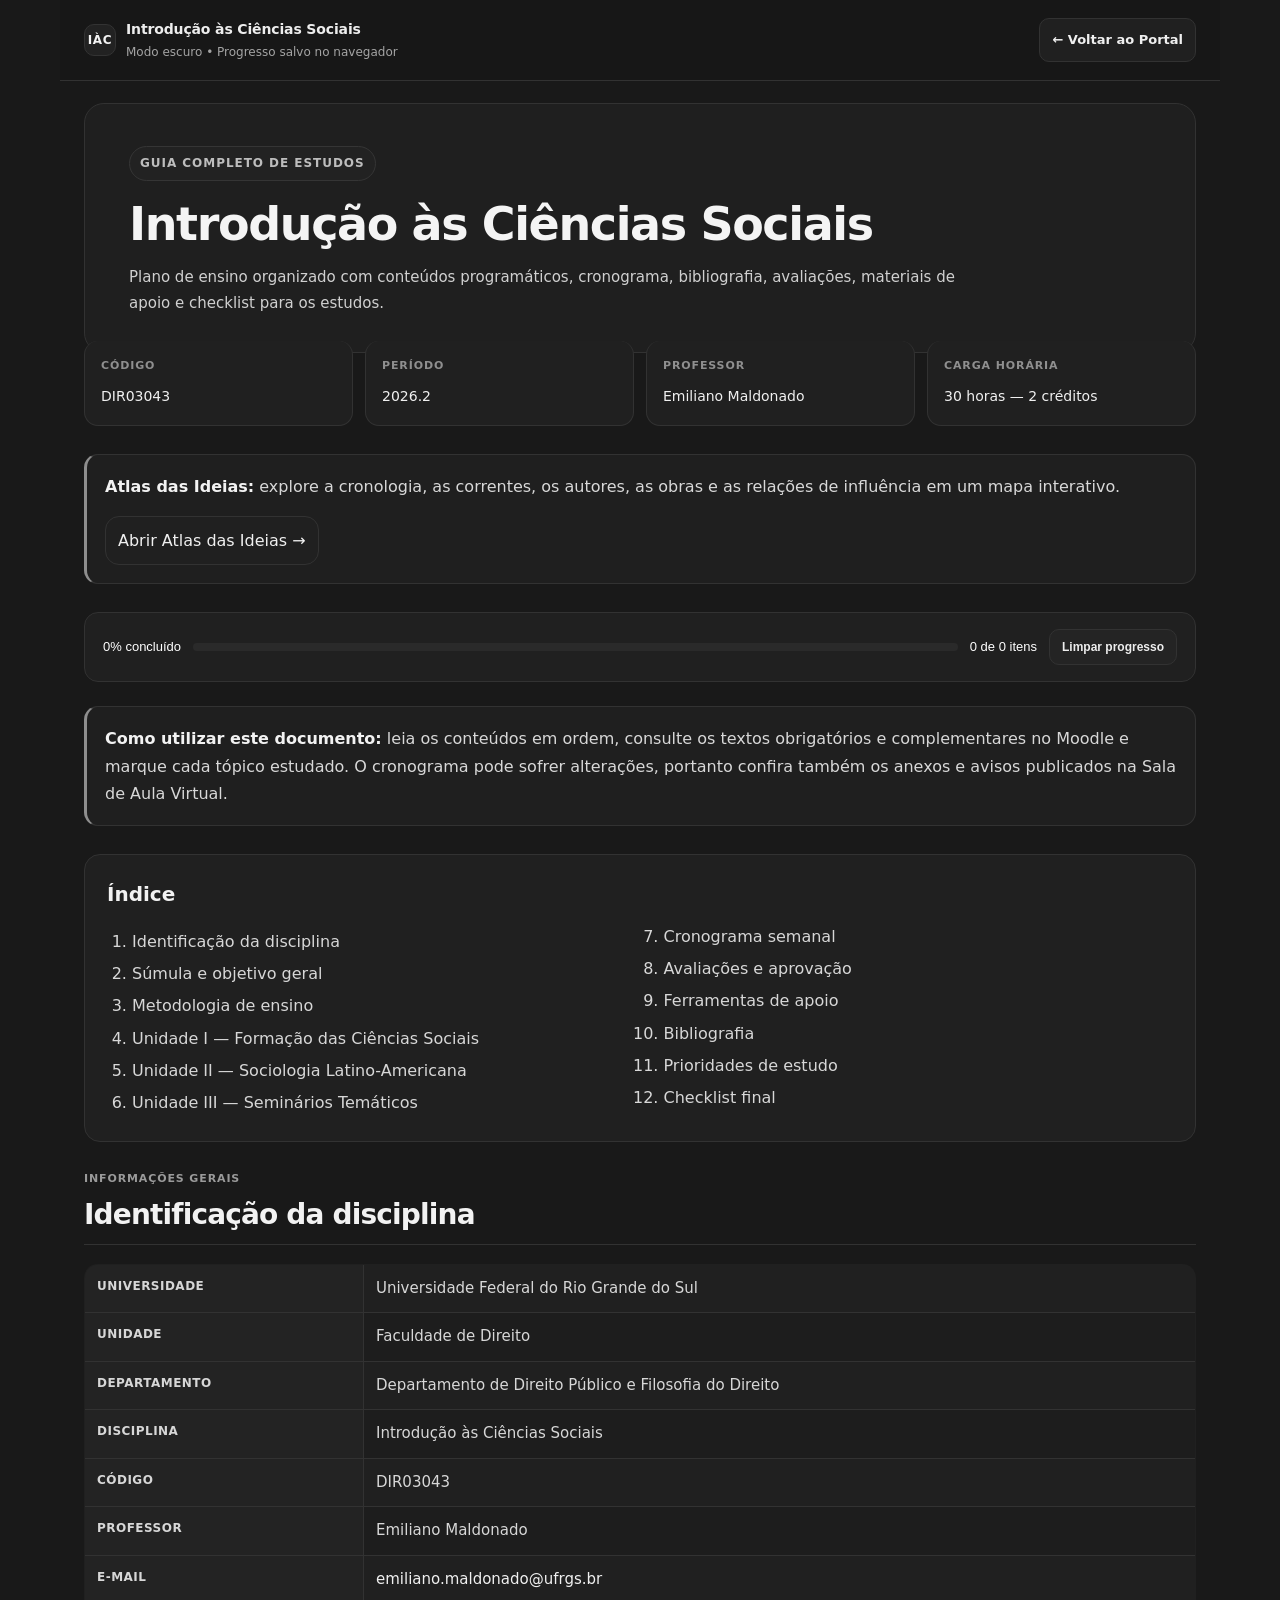
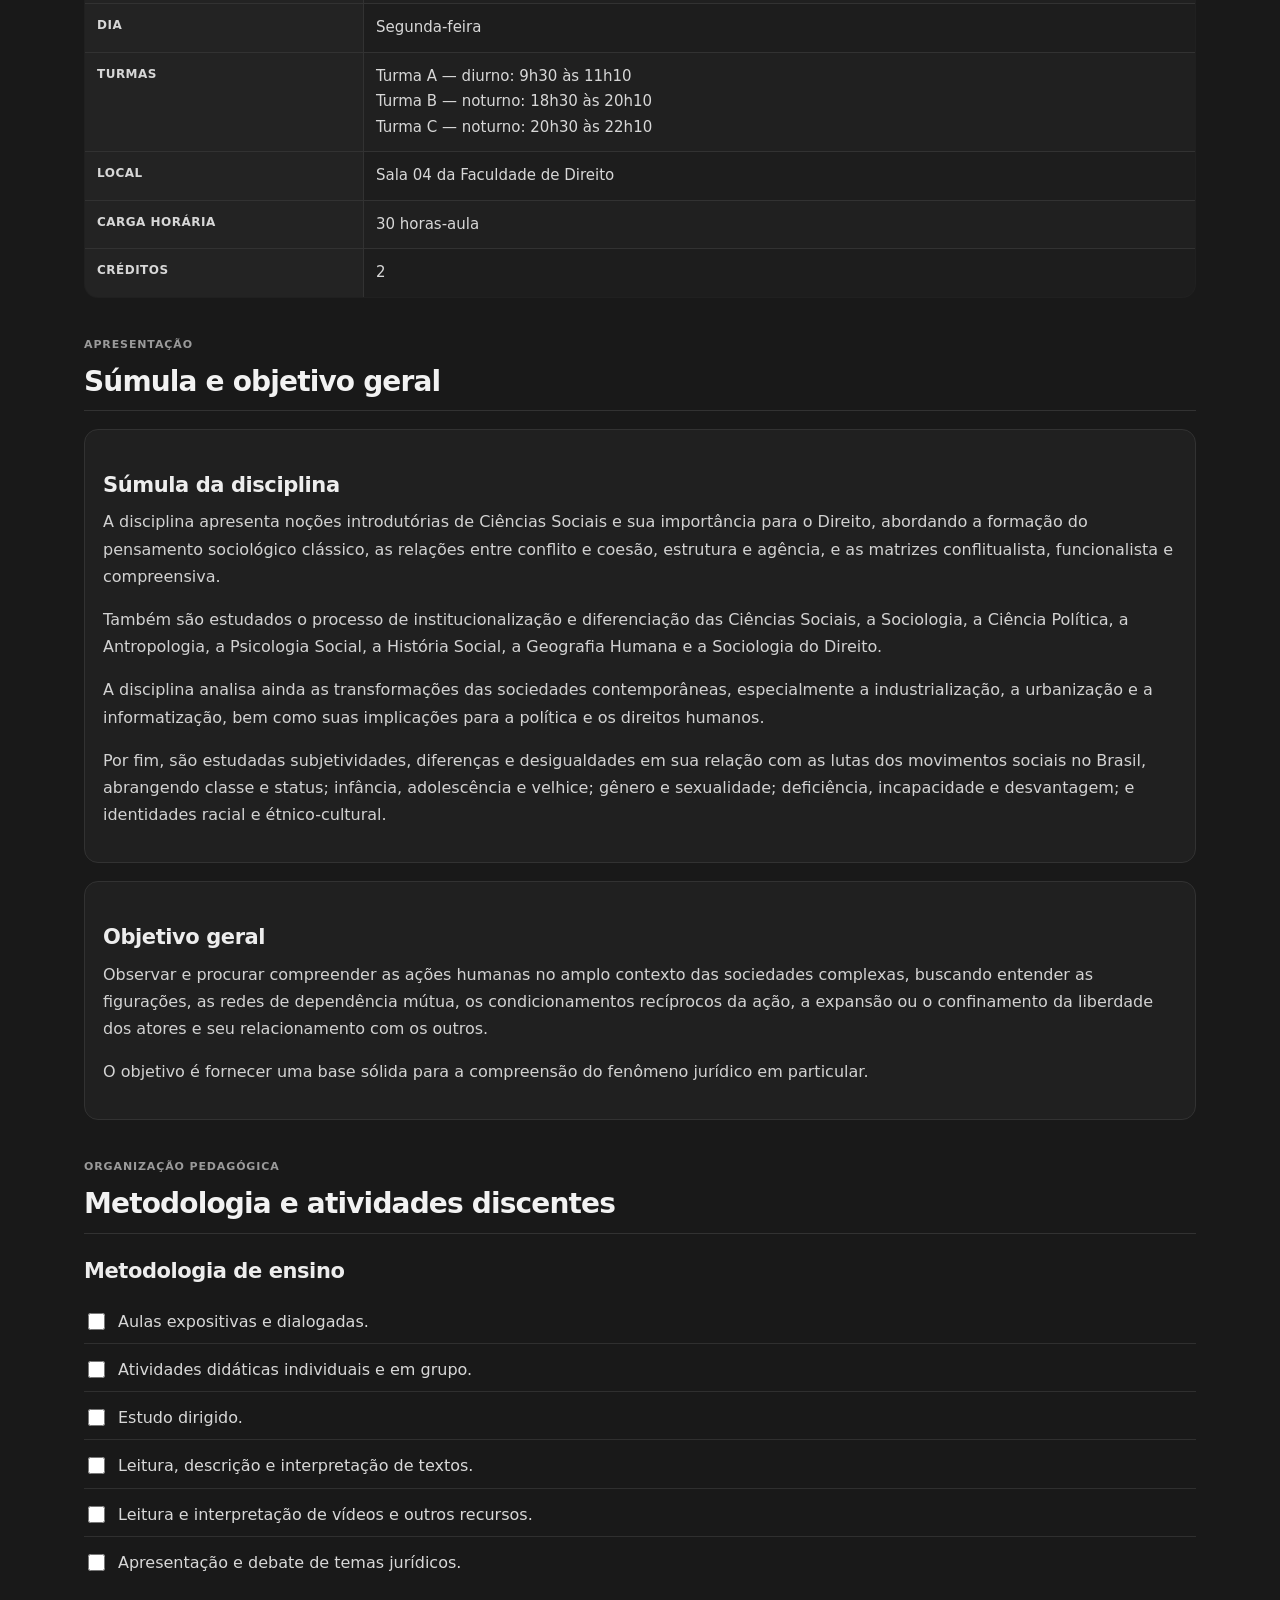
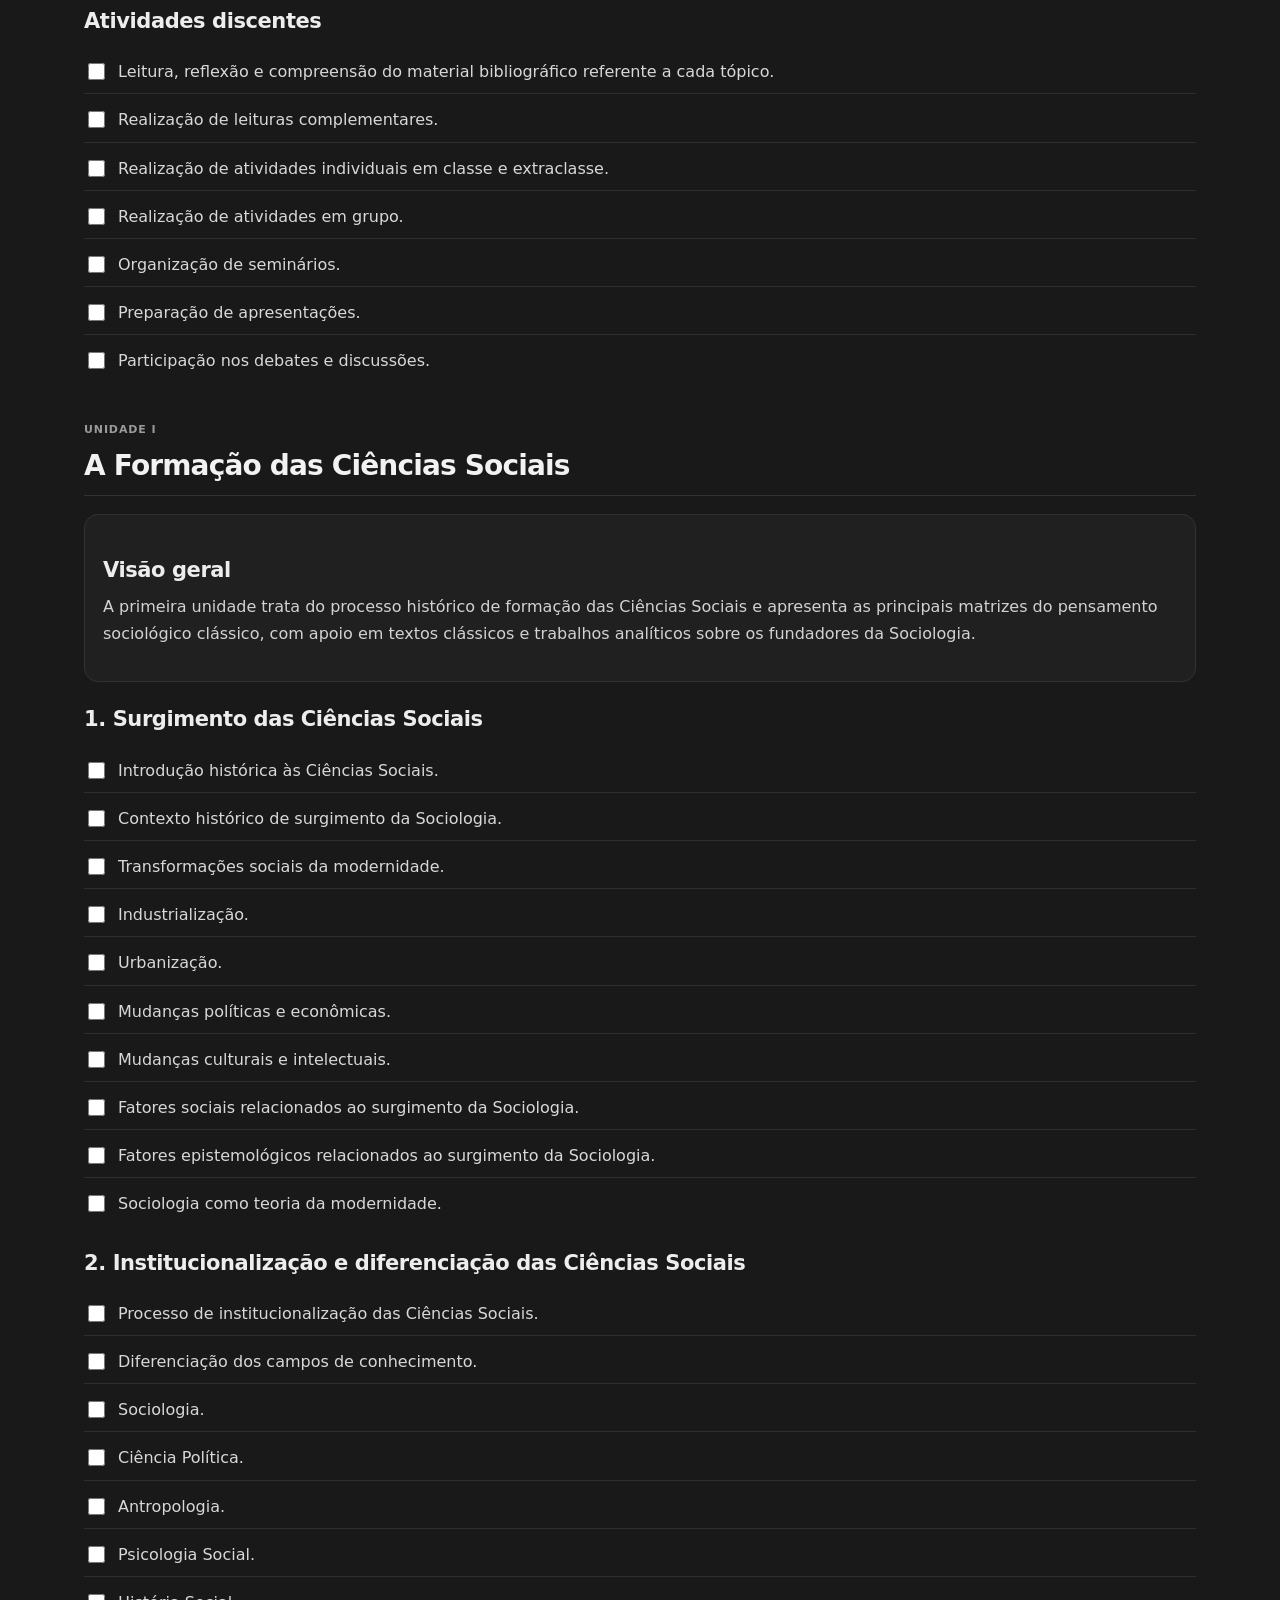
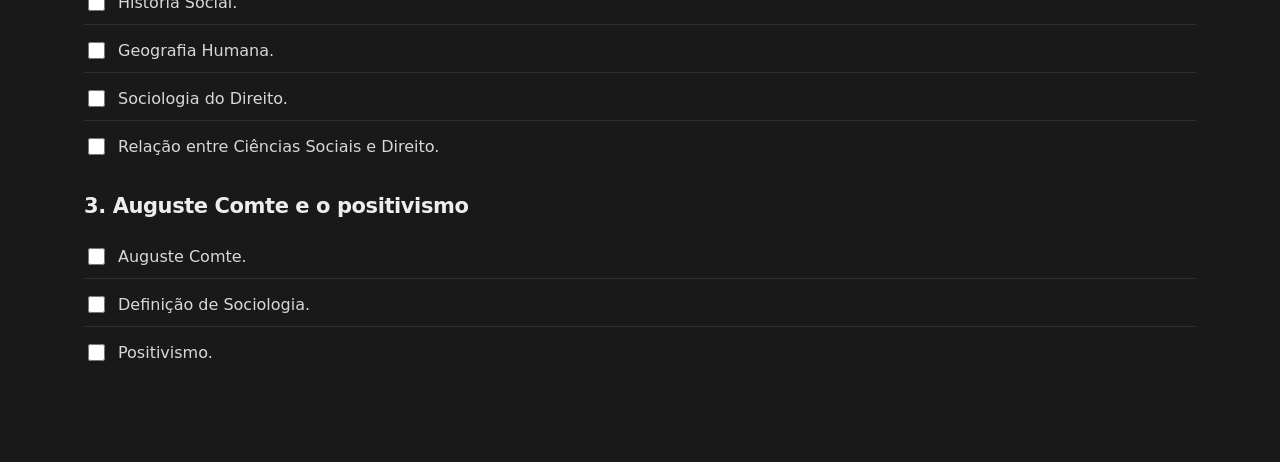
<file: guias/ciencias-sociais.html>
<!DOCTYPE html>
<html lang="pt-BR">
<head>
  <meta charset="UTF-8">
  <meta name="viewport" content="width=device-width, initial-scale=1.0">
  <title>Guia de Estudos — Introdução às Ciências Sociais</title>

  <style>
    :root {
      --azul: #203a5f;
      --azul-escuro: #142842;
      --azul-claro: #eef5fb;
      --laranja: #c47c35;
      --laranja-claro: #fff6e9;
      --verde: #347658;
      --cinza: #687782;
      --texto: #29343c;
      --fundo: #edf0f2;
      --borda: #d7e0e6;
      --branco: #ffffff;
      --sombra: 0 8px 24px rgba(20, 45, 70, .11);
    }

    * {
      box-sizing: border-box;
    }

    html {
      scroll-behavior: smooth;
    }

    body {
      margin: 0;
      color: var(--texto);
      background: var(--fundo);
      font-family: Georgia, "Times New Roman", serif;
      line-height: 1.65;
    }

    .pagina {
      width: min(1160px, 100%);
      min-height: 100vh;
      margin: 0 auto;
      background: var(--branco);
      box-shadow: var(--sombra);
    }

    header {
      position: relative;
      overflow: hidden;
      padding: 65px 76px 62px;
      color: var(--branco);
      background:
        linear-gradient(135deg, rgba(20, 40, 66, .98), rgba(32, 58, 95, .95)),
        repeating-linear-gradient(
          45deg,
          transparent,
          transparent 12px,
          rgba(255,255,255,.04) 13px
        );
    }

    header::after {
      content: "ICS";
      position: absolute;
      right: 42px;
      bottom: -23px;
      color: rgba(255,255,255,.09);
      font-family: Arial, sans-serif;
      font-size: 138px;
      font-weight: 900;
      letter-spacing: -9px;
    }

    .etiqueta {
      display: inline-block;
      position: relative;
      z-index: 1;
      margin-bottom: 18px;
      padding: 5px 14px;
      border: 1px solid rgba(255,255,255,.5);
      border-radius: 999px;
      font-family: Arial, sans-serif;
      font-size: 12px;
      font-weight: bold;
      letter-spacing: 1px;
      text-transform: uppercase;
    }

    header h1 {
      position: relative;
      z-index: 1;
      max-width: 850px;
      margin: 0 0 16px;
      color: #fff;
      font-size: clamp(34px, 5vw, 59px);
      line-height: 1.08;
    }

    header p {
      position: relative;
      z-index: 1;
      max-width: 800px;
      margin: 0;
      color: #e2ebf2;
      font-size: 19px;
    }

    main {
      padding: 46px 76px 75px;
    }

    .informacoes {
      position: relative;
      z-index: 2;
      display: grid;
      grid-template-columns: repeat(4, 1fr);
      gap: 14px;
      margin: -82px 0 38px;
    }

    .info {
      padding: 17px 19px;
      border: 1px solid var(--borda);
      border-top: 4px solid var(--laranja);
      border-radius: 8px;
      background: #fff;
      box-shadow: var(--sombra);
    }

    .info strong {
      display: block;
      margin-bottom: 5px;
      color: var(--azul);
      font-family: Arial, sans-serif;
      font-size: 11px;
      letter-spacing: .8px;
      text-transform: uppercase;
    }

    .info span {
      font-size: 15px;
    }

    .aviso {
      margin: 24px 0 36px;
      padding: 17px 22px;
      border-left: 5px solid var(--laranja);
      border-radius: 0 7px 7px 0;
      background: var(--laranja-claro);
    }

    .aviso strong {
      color: var(--azul);
    }

    .indice {
      margin-bottom: 48px;
      padding: 24px 28px;
      border: 1px solid #cfdeeb;
      border-radius: 10px;
      background: var(--azul-claro);
    }

    .indice h2 {
      margin: 0 0 12px;
      color: var(--azul);
      font-size: 24px;
    }

    .indice ol {
      columns: 2;
      margin: 0;
      padding-left: 25px;
    }

    .indice li {
      margin: 5px 0;
      break-inside: avoid;
    }

    a {
      color: #1c5d89;
      text-decoration: none;
    }

    a:hover {
      text-decoration: underline;
    }

    section {
      margin-bottom: 55px;
      scroll-margin-top: 20px;
    }

    .titulo-secao {
      margin-bottom: 24px;
      padding-bottom: 11px;
      border-bottom: 2px solid var(--laranja);
    }

    .titulo-secao small {
      display: block;
      margin-bottom: 6px;
      color: var(--laranja);
      font-family: Arial, sans-serif;
      font-size: 12px;
      font-weight: bold;
      letter-spacing: 1px;
      text-transform: uppercase;
    }

    .titulo-secao h2 {
      margin: 0;
      color: var(--azul);
      font-size: 32px;
      line-height: 1.2;
    }

    h3 {
      margin: 29px 0 11px;
      color: var(--azul);
      font-size: 23px;
      line-height: 1.25;
    }

    h4 {
      margin: 20px 0 8px;
      color: var(--azul);
      font-size: 18px;
    }

    p {
      margin-top: 8px;
    }

    ul,
    ol {
      padding-left: 27px;
    }

    li {
      margin: 4px 0;
    }

    .checklist {
      padding-left: 0;
      list-style: none;
    }

    .checklist li {
      display: flex;
      align-items: flex-start;
      gap: 10px;
      padding: 6px 0;
      border-bottom: 1px dotted #dce2e6;
    }

    .checklist input {
      width: 16px;
      height: 16px;
      flex: 0 0 auto;
      margin-top: 6px;
      accent-color: var(--verde);
    }

    .bloco {
      margin: 18px 0;
      padding: 20px 23px;
      border: 1px solid var(--borda);
      border-radius: 8px;
      background: #fff;
    }

    .bloco h3:first-child,
    .bloco h4:first-child {
      margin-top: 0;
    }

    .colunas {
      display: grid;
      grid-template-columns: repeat(2, minmax(0, 1fr));
      gap: 21px;
    }

    .unidade {
      border-top: 5px solid var(--azul);
    }

    .unidade h3 {
      margin-top: 0;
    }

    .bibliografia {
      margin-top: 22px;
      padding: 19px 23px;
      border-left: 4px solid var(--azul);
      border-radius: 0 7px 7px 0;
      background: #f6fafc;
    }

    .bibliografia h3 {
      margin-top: 0;
      font-size: 21px;
    }

    .nota {
      color: var(--cinza);
      font-size: 14px;
    }

    .semana-card {
      display: grid;
      grid-template-columns: 100px 115px 1fr;
      gap: 18px;
      align-items: start;
      margin: 14px 0;
      padding: 18px;
      border: 1px solid var(--borda);
      border-radius: 8px;
      background: #fcfdfe;
    }

    .semana {
      color: var(--laranja);
      font-family: Arial, sans-serif;
      font-size: 13px;
      font-weight: bold;
      letter-spacing: .5px;
      text-transform: uppercase;
    }

    .data {
      color: var(--azul);
      font-family: Arial, sans-serif;
      font-size: 14px;
      font-weight: bold;
    }

    .semana-conteudo strong {
      display: block;
      margin-bottom: 5px;
      color: var(--azul);
      font-size: 18px;
    }

    .tag {
      display: inline-block;
      margin: 4px 5px 4px 0;
      padding: 3px 9px;
      border-radius: 999px;
      background: var(--azul-claro);
      color: var(--azul);
      font-family: Arial, sans-serif;
      font-size: 12px;
    }

    .tag.avaliacao {
      color: #914d17;
      background: #fff0dc;
    }

    .tag.feriado {
      color: #775858;
      background: #f3eeee;
    }

    table {
      width: 100%;
      margin: 19px 0 25px;
      border-collapse: collapse;
      font-size: 15px;
    }

    th {
      color: #fff;
      background: var(--azul);
      text-align: left;
      font-family: Arial, sans-serif;
      font-size: 13px;
    }

    th,
    td {
      padding: 11px 13px;
      border: 1px solid var(--borda);
      vertical-align: top;
    }

    tr:nth-child(even) td {
      background: #f8fafb;
    }

    .prioridades {
      display: grid;
      grid-template-columns: repeat(2, 1fr);
      gap: 11px 27px;
      padding: 0;
      list-style: none;
      counter-reset: prioridade;
    }

    .prioridades li {
      display: flex;
      align-items: flex-start;
      gap: 10px;
      counter-increment: prioridade;
    }

    .prioridades li::before {
      display: inline-grid;
      place-items: center;
      width: 26px;
      height: 26px;
      flex: 0 0 26px;
      margin-top: 2px;
      border-radius: 50%;
      background: var(--laranja);
      color: #fff;
      content: counter(prioridade);
      font-family: Arial, sans-serif;
      font-size: 13px;
      font-weight: bold;
    }

    .progresso {
      position: sticky;
      z-index: 5;
      top: 0;
      display: flex;
      align-items: center;
      gap: 15px;
      margin: 0 -76px 34px;
      padding: 12px 76px;
      color: #fff;
      background: var(--azul-escuro);
      font-family: Arial, sans-serif;
      font-size: 13px;
    }

    .barra {
      width: 220px;
      height: 9px;
      overflow: hidden;
      border-radius: 999px;
      background: rgba(255,255,255,.25);
    }

    .barra-interna {
      width: 0%;
      height: 100%;
      border-radius: inherit;
      background: var(--laranja);
      transition: width .25s ease;
    }

    .botao-limpar {
      margin-left: auto;
      padding: 6px 11px;
      border: 1px solid rgba(255,255,255,.45);
      border-radius: 5px;
      color: #fff;
      background: transparent;
      cursor: pointer;
      font-size: 12px;
    }

    .botao-limpar:hover {
      background: rgba(255,255,255,.12);
    }

    footer {
      padding: 29px 76px;
      color: #e2ebf1;
      background: var(--azul-escuro);
      font-size: 14px;
    }

    footer strong {
      color: #fff;
    }

    @media (max-width: 880px) {
      header {
        padding: 45px 25px 100px;
      }

      header::after {
        right: 15px;
        bottom: -8px;
        font-size: 90px;
      }

      main {
        padding: 30px 22px 55px;
      }

      .informacoes {
        grid-template-columns: repeat(2, 1fr);
        margin-top: -72px;
      }

      .colunas,
      .prioridades {
        grid-template-columns: 1fr;
      }

      .progresso {
        margin: 0 -22px 30px;
        padding: 11px 22px;
      }

      footer {
        padding: 25px 22px;
      }
    }

    @media (max-width: 620px) {
      .informacoes {
        grid-template-columns: 1fr;
      }

      .indice ol {
        columns: 1;
      }

      .semana-card {
        grid-template-columns: 1fr;
        gap: 3px;
      }

      .barra {
        width: 110px;
      }

      .titulo-secao h2 {
        font-size: 27px;
      }

      table {
        display: block;
        overflow-x: auto;
      }
    }

    @media print {
      body {
        background: #fff;
      }

      .pagina {
        width: 100%;
        box-shadow: none;
      }

      .progresso {
        position: static;
        margin: 0 0 25px;
        color: #000;
        background: #fff;
        border: 1px solid #ccc;
      }

      .barra,
      .botao-limpar {
        display: none;
      }

      header {
        print-color-adjust: exact;
        -webkit-print-color-adjust: exact;
      }

      .bloco,
      .bibliografia,
      .aviso,
      .semana-card {
        break-inside: avoid;
      }

      a {
        color: #000;
      }
    }
  </style>

<style id="portal-estudos-integracao">
  .portal-estudos-voltar{position:fixed;right:18px;bottom:18px;z-index:9999;display:inline-flex;align-items:center;gap:8px;padding:11px 15px;border-radius:999px;background:#102c43;color:#fff!important;text-decoration:none!important;font:700 13px/1.2 Arial,sans-serif;box-shadow:0 9px 24px rgba(16,44,67,.24);border:1px solid rgba(255,255,255,.18)}
  .portal-estudos-voltar:hover{transform:translateY(-1px);background:#173f5f;text-decoration:none!important}
  @media(max-width:620px){.portal-estudos-voltar{right:12px;bottom:12px;padding:10px 13px;font-size:12px}}
  @media print{.portal-estudos-voltar{display:none!important}}
</style>
<style id="notion-dark-override">
  :root{--azul:#f2f2f2;--azul-2:#dfdfdf;--azul-claro:#202020;--dourado:#9d9d9d;--creme:#1f1f1f;--texto:#ededed;--cinza:#a4a4a4;--borda:#323232;--verde:#d9d9d9;--sombra:0 20px 40px rgba(0,0,0,.22)}
  html{scroll-behavior:smooth}
  body{background:#191919!important;color:var(--texto)!important;font-family:Inter,ui-sans-serif,system-ui,-apple-system,"Segoe UI",Roboto,Arial,sans-serif!important;line-height:1.7}
  .pagina{max-width:1160px!important;background:#191919!important;box-shadow:none!important}
  .portal-topbar{display:flex;align-items:center;justify-content:space-between;gap:14px;padding:18px 24px;border-bottom:1px solid var(--borda);background:#171717;position:sticky;top:0;z-index:20;backdrop-filter:blur(12px)}
  .portal-topbar .left{display:flex;align-items:center;gap:10px;min-width:0}
  .portal-topbar .mark{display:grid;place-items:center;width:32px;height:32px;border-radius:10px;background:#222;border:1px solid #333;color:#f3f3f3;font-size:12px;font-weight:800;letter-spacing:.06em}
  .portal-topbar strong{display:block;font-size:14px;letter-spacing:-.01em}
  .portal-topbar span{display:block;color:var(--cinza);font-size:12px}
  .portal-topbar .back-link{display:inline-flex;align-items:center;gap:8px;padding:10px 12px;border-radius:10px;border:1px solid var(--borda);background:#202020;color:#f0f0f0;text-decoration:none;font-weight:700;font-size:13px;white-space:nowrap}
  header{background:#1f1f1f!important;border:1px solid var(--borda);border-radius:20px;padding:42px 44px 36px!important;margin:22px 24px 0;overflow:hidden}
  header::after{display:none!important}
  .etiqueta{background:#222!important;border-color:#353535!important;color:#bdbdbd!important;font-family:Inter,ui-sans-serif,system-ui,sans-serif!important;font-weight:700!important;letter-spacing:.08em!important;padding:6px 10px!important}
  header h1{font-family:Inter,ui-sans-serif,system-ui,sans-serif!important;color:#f4f4f4!important;font-size:clamp(30px,4vw,46px)!important;line-height:1.1!important;letter-spacing:-.03em}
  header p{color:#d0d0d0!important;font-size:15px!important;max-width:860px!important}
  main{padding:24px 24px 50px!important}
  .informacoes,.meta{display:grid!important;grid-template-columns:repeat(auto-fit,minmax(180px,1fr))!important;gap:12px!important;margin:-36px 0 28px!important;position:relative;z-index:2}
  .info,.meta-card{background:#202020!important;border:1px solid var(--borda)!important;border-top:none!important;border-radius:14px!important;box-shadow:none!important;padding:16px 16px!important}
  .info strong,.meta-card strong{color:#8f8f8f!important;font-family:Inter,ui-sans-serif,system-ui,sans-serif!important;font-size:11px!important;letter-spacing:.08em!important;text-transform:uppercase!important;margin-bottom:6px!important}
  .info span,.meta-card span,.meta-card div:last-child{color:#f0f0f0!important;font-size:14px!important}
  .progresso{display:flex;flex-wrap:wrap;align-items:center;gap:12px;margin:0 0 24px;padding:16px 18px;background:#202020;border:1px solid var(--borda);border-radius:14px}
  .progresso p{margin:0;color:#d2d2d2;font-size:14px}
  .barra{flex:1 1 240px;height:8px;background:#2a2a2a;border-radius:999px;overflow:hidden}
  .barra-interna{height:100%!important;background:#ececec!important;border-radius:inherit!important}
  .botao-limpar,.limpar{border:1px solid var(--borda)!important;background:#242424!important;color:#ededed!important;border-radius:10px!important;padding:10px 12px!important;font-weight:700!important;cursor:pointer}
  .aviso{background:#1f1f1f!important;border:1px solid var(--borda)!important;border-left:3px solid #8e8e8e!important;color:#d8d8d8!important;border-radius:14px!important;padding:18px 18px!important;margin:20px 0 28px!important}
  .aviso strong{color:#f2f2f2!important}
  .indice{background:#202020!important;border:1px solid var(--borda)!important;border-radius:16px!important;padding:22px 22px!important;margin-bottom:28px!important}
  .indice h2{color:#f2f2f2!important;font-family:Inter,ui-sans-serif,system-ui,sans-serif!important;font-size:20px!important;margin:0 0 12px!important}
  .indice ol{columns:2;gap:22px}
  .indice a{color:#d7d7d7!important;text-decoration:none}
  .indice a:hover{text-decoration:underline}
  section{margin-bottom:38px!important}
  .titulo-secao,.secao-titulo{border-bottom:1px solid var(--borda)!important;padding-bottom:12px!important;margin-bottom:18px!important;display:flex;flex-direction:column;gap:4px}
  .titulo-secao small,.secao-titulo small,.numero{color:#9a9a9a!important;font-family:Inter,ui-sans-serif,system-ui,sans-serif!important;font-size:11px!important;letter-spacing:.08em!important;text-transform:uppercase!important;font-weight:700!important}
  .titulo-secao h2,.secao-titulo h2{color:#f2f2f2!important;font-family:Inter,ui-sans-serif,system-ui,sans-serif!important;font-size:28px!important;line-height:1.2!important;margin:0!important;letter-spacing:-.03em}
  h3,h4{color:#ededed!important;font-family:Inter,ui-sans-serif,system-ui,sans-serif!important;letter-spacing:-.02em}
  h3{font-size:21px!important;margin:24px 0 10px!important}
  h4{font-size:17px!important;margin:18px 0 8px!important}
  p,li,td,th,span,div{word-break:normal;overflow-wrap:anywhere}
  p{color:#d2d2d2!important}
  ul,ol{padding-left:24px}
  li{color:#d8d8d8!important}
  .bloco,.bloco-destaque,.destaque,.bibliografia,.link-material{background:#202020!important;border:1px solid var(--borda)!important;border-radius:14px!important;padding:18px 18px!important;box-shadow:none!important}
  .bibliografia{border-left:3px solid #8d8d8d!important;background:#1f1f1f!important}
  .bibliografia h3{margin-top:0!important}
  .nota{color:#a5a5a5!important}
  .termo{color:#f1f1f1!important}
  .checklist{list-style:none;padding-left:0}
  .checklist li,.lista-estudo li{display:flex;align-items:flex-start;gap:10px;padding:8px 0;border-bottom:1px solid #2f2f2f!important}
  .checklist li:last-child,.lista-estudo li:last-child{border-bottom:none!important}
  .checklist input{width:17px;height:17px;margin-top:5px;accent-color:#e6e6e6}
  table{width:100%;border-collapse:collapse;background:#202020;border:1px solid var(--borda)!important;border-radius:14px!important;overflow:hidden}
  th{background:#232323!important;color:#f3f3f3!important;font-family:Inter,ui-sans-serif,system-ui,sans-serif!important;font-size:12px!important;letter-spacing:.04em;text-transform:uppercase}
  td,th{border:1px solid var(--borda)!important;padding:11px 12px!important;color:#d7d7d7!important}
  tr:nth-child(even) td{background:#1d1d1d!important}
  .prioridades,.colunas{display:grid;grid-template-columns:repeat(2,minmax(0,1fr));gap:14px 18px}
  .prioridades li::before{background:#333!important;color:#fff!important;font-family:Inter,ui-sans-serif,system-ui,sans-serif!important}
  a{color:#f0f0f0!important}
  a:hover{text-decoration:underline}
  footer{background:#171717!important;border-top:1px solid var(--borda)!important;color:#adadad!important;padding:22px 24px!important;font-family:Inter,ui-sans-serif,system-ui,sans-serif!important}
  footer strong{color:#f2f2f2!important}
  .portal-estudos-voltar{background:#efefef!important;color:#151515!important;border:1px solid #efefef!important;box-shadow:0 14px 28px rgba(0,0,0,.25)!important;padding:11px 15px!important;font:700 13px/1.2 Inter,ui-sans-serif,system-ui,sans-serif!important}
  .portal-estudos-voltar:hover{background:#ffffff!important;color:#111!important;transform:translateY(-1px)}
  .link-material{display:inline-flex!important;align-items:center;gap:8px;padding:10px 12px!important;text-decoration:none!important}
  @media (max-width:850px){header{margin:16px 16px 0;padding:30px 22px!important}main{padding:20px 16px 42px!important}.portal-topbar{padding:14px 16px}.informacoes,.meta{grid-template-columns:1fr 1fr!important;margin-top:-22px!important}.indice ol{columns:1}.prioridades,.colunas{grid-template-columns:1fr!important}footer{padding:18px 16px!important}}
  @media (max-width:560px){.informacoes,.meta{grid-template-columns:1fr!important}.portal-topbar{flex-direction:column;align-items:flex-start}.portal-topbar .back-link{width:100%;justify-content:center}}
  @media print{body{background:#fff!important;color:#000!important}.portal-topbar,.portal-estudos-voltar{display:none!important}.pagina{background:#fff!important}header,.bloco,.bibliografia,.aviso,.indice,.info,.meta-card{border-color:#bbb!important;background:#fff!important;color:#000!important;box-shadow:none!important}}
</style>
  <link rel="stylesheet" href="../assets/guide-enhancements.css">
</head>

<body>
  <div class="pagina">
    <div class="portal-topbar">
      <div class="left">
        <div class="mark">IÀC</div>
        <div><strong>Introdução às Ciências Sociais</strong><span>Modo escuro • Progresso salvo no navegador</span></div>
      </div>
      <a class="back-link" href="../index.html">← Voltar ao Portal</a>
    </div>


    <header>
      <span class="etiqueta">Guia completo de estudos</span>

      <h1>Introdução às Ciências Sociais</h1>

      <p>
        Plano de ensino organizado com conteúdos programáticos, cronograma,
        bibliografia, avaliações, materiais de apoio e checklist para os estudos.
      </p>
    </header>

    <main>

      <div class="informacoes">
        <div class="info">
          <strong>Código</strong>
          <span>DIR03043</span>
        </div>

        <div class="info">
          <strong>Período</strong>
          <span>2026.2</span>
        </div>

        <div class="info">
          <strong>Professor</strong>
          <span>Emiliano Maldonado</span>
        </div>

        <div class="info">
          <strong>Carga horária</strong>
          <span>30 horas — 2 créditos</span>
        </div>
      </div>

      <div class="aviso" style="display:flex;align-items:center;justify-content:space-between;gap:16px;flex-wrap:wrap">
        <div><strong>Atlas das Ideias:</strong> explore a cronologia, as correntes, os autores, as obras e as relações de influência em um mapa interativo.</div>
        <a class="link-material" href="../atlas-das-ideias.html" style="white-space:nowrap">Abrir Atlas das Ideias →</a>
      </div>

      <div class="progresso">
        <span id="textoProgresso">0% concluído</span>

        <div class="barra">
          <div class="barra-interna" id="barraInterna"></div>
        </div>

        <span id="contador">0 de 0 itens</span>

        <button class="botao-limpar" onclick="limparProgresso()">
          Limpar progresso
        </button>
      </div>

      <div class="aviso">
        <strong>Como utilizar este documento:</strong>
        leia os conteúdos em ordem, consulte os textos obrigatórios e
        complementares no Moodle e marque cada tópico estudado. O cronograma
        pode sofrer alterações, portanto confira também os anexos e avisos
        publicados na Sala de Aula Virtual.
      </div>

      <nav class="indice">
        <h2>Índice</h2>

        <ol>
          <li><a href="#identificacao">Identificação da disciplina</a></li>
          <li><a href="#sumula">Súmula e objetivo geral</a></li>
          <li><a href="#metodologia">Metodologia de ensino</a></li>
          <li><a href="#unidade-i">Unidade I — Formação das Ciências Sociais</a></li>
          <li><a href="#unidade-ii">Unidade II — Sociologia Latino-Americana</a></li>
          <li><a href="#unidade-iii">Unidade III — Seminários Temáticos</a></li>
          <li><a href="#cronograma">Cronograma semanal</a></li>
          <li><a href="#avaliacao">Avaliações e aprovação</a></li>
          <li><a href="#ferramentas">Ferramentas de apoio</a></li>
          <li><a href="#bibliografia">Bibliografia</a></li>
          <li><a href="#prioridades">Prioridades de estudo</a></li>
          <li><a href="#checklist">Checklist final</a></li>
        </ol>
      </nav>

      <section id="identificacao">
        <div class="titulo-secao">
          <small>Informações gerais</small>
          <h2>Identificação da disciplina</h2>
        </div>

        <table>
          <tbody>
            <tr>
              <th>Universidade</th>
              <td>Universidade Federal do Rio Grande do Sul</td>
            </tr>
            <tr>
              <th>Unidade</th>
              <td>Faculdade de Direito</td>
            </tr>
            <tr>
              <th>Departamento</th>
              <td>Departamento de Direito Público e Filosofia do Direito</td>
            </tr>
            <tr>
              <th>Disciplina</th>
              <td>Introdução às Ciências Sociais</td>
            </tr>
            <tr>
              <th>Código</th>
              <td>DIR03043</td>
            </tr>
            <tr>
              <th>Professor</th>
              <td>Emiliano Maldonado</td>
            </tr>
            <tr>
              <th>E-mail</th>
              <td>
                <a href="mailto:emiliano.maldonado@ufrgs.br">
                  emiliano.maldonado@ufrgs.br
                </a>
              </td>
            </tr>
            <tr>
              <th>Dia</th>
              <td>Segunda-feira</td>
            </tr>
            <tr>
              <th>Turmas</th>
              <td>
                Turma A — diurno: 9h30 às 11h10<br>
                Turma B — noturno: 18h30 às 20h10<br>
                Turma C — noturno: 20h30 às 22h10
              </td>
            </tr>
            <tr>
              <th>Local</th>
              <td>Sala 04 da Faculdade de Direito</td>
            </tr>
            <tr>
              <th>Carga horária</th>
              <td>30 horas-aula</td>
            </tr>
            <tr>
              <th>Créditos</th>
              <td>2</td>
            </tr>
          </tbody>
        </table>
      </section>

      <section id="sumula">
        <div class="titulo-secao">
          <small>Apresentação</small>
          <h2>Súmula e objetivo geral</h2>
        </div>

        <div class="bloco">
          <h3>Súmula da disciplina</h3>

          <p>
            A disciplina apresenta noções introdutórias de Ciências Sociais e
            sua importância para o Direito, abordando a formação do pensamento
            sociológico clássico, as relações entre conflito e coesão, estrutura
            e agência, e as matrizes conflitualista, funcionalista e compreensiva.
          </p>

          <p>
            Também são estudados o processo de institucionalização e
            diferenciação das Ciências Sociais, a Sociologia, a Ciência Política,
            a Antropologia, a Psicologia Social, a História Social, a Geografia
            Humana e a Sociologia do Direito.
          </p>

          <p>
            A disciplina analisa ainda as transformações das sociedades
            contemporâneas, especialmente a industrialização, a urbanização e
            a informatização, bem como suas implicações para a política e os
            direitos humanos.
          </p>

          <p>
            Por fim, são estudadas subjetividades, diferenças e desigualdades
            em sua relação com as lutas dos movimentos sociais no Brasil,
            abrangendo classe e status; infância, adolescência e velhice;
            gênero e sexualidade; deficiência, incapacidade e desvantagem; e
            identidades racial e étnico-cultural.
          </p>
        </div>

        <div class="bloco">
          <h3>Objetivo geral</h3>

          <p>
            Observar e procurar compreender as ações humanas no amplo contexto
            das sociedades complexas, buscando entender as figurações, as redes
            de dependência mútua, os condicionamentos recíprocos da ação, a
            expansão ou o confinamento da liberdade dos atores e seu
            relacionamento com os outros.
          </p>

          <p>
            O objetivo é fornecer uma base sólida para a compreensão do fenômeno
            jurídico em particular.
          </p>
        </div>
      </section>

      <section id="metodologia">
        <div class="titulo-secao">
          <small>Organização pedagógica</small>
          <h2>Metodologia e atividades discentes</h2>
        </div>

        <h3>Metodologia de ensino</h3>

        <ul class="checklist">
          <li>
            <input type="checkbox">
            Aulas expositivas e dialogadas.
          </li>
          <li>
            <input type="checkbox">
            Atividades didáticas individuais e em grupo.
          </li>
          <li>
            <input type="checkbox">
            Estudo dirigido.
          </li>
          <li>
            <input type="checkbox">
            Leitura, descrição e interpretação de textos.
          </li>
          <li>
            <input type="checkbox">
            Leitura e interpretação de vídeos e outros recursos.
          </li>
          <li>
            <input type="checkbox">
            Apresentação e debate de temas jurídicos.
          </li>
        </ul>

        <h3>Atividades discentes</h3>

        <ul class="checklist">
          <li>
            <input type="checkbox">
            Leitura, reflexão e compreensão do material bibliográfico referente
            a cada tópico.
          </li>
          <li>
            <input type="checkbox">
            Realização de leituras complementares.
          </li>
          <li>
            <input type="checkbox">
            Realização de atividades individuais em classe e extraclasse.
          </li>
          <li>
            <input type="checkbox">
            Realização de atividades em grupo.
          </li>
          <li>
            <input type="checkbox">
            Organização de seminários.
          </li>
          <li>
            <input type="checkbox">
            Preparação de apresentações.
          </li>
          <li>
            <input type="checkbox">
            Participação nos debates e discussões.
          </li>
        </ul>
      </section>

      <section id="unidade-i">
        <div class="titulo-secao">
          <small>Unidade I</small>
          <h2>A Formação das Ciências Sociais</h2>
        </div>

        <div class="bloco unidade">
          <h3>Visão geral</h3>

          <p>
            A primeira unidade trata do processo histórico de formação das
            Ciências Sociais e apresenta as principais matrizes do pensamento
            sociológico clássico, com apoio em textos clássicos e trabalhos
            analíticos sobre os fundadores da Sociologia.
          </p>
        </div>

        <h3>1. Surgimento das Ciências Sociais</h3>

        <ul class="checklist">
          <li><input type="checkbox">Introdução histórica às Ciências Sociais.</li>
          <li><input type="checkbox">Contexto histórico de surgimento da Sociologia.</li>
          <li><input type="checkbox">Transformações sociais da modernidade.</li>
          <li><input type="checkbox">Industrialização.</li>
          <li><input type="checkbox">Urbanização.</li>
          <li><input type="checkbox">Mudanças políticas e econômicas.</li>
          <li><input type="checkbox">Mudanças culturais e intelectuais.</li>
          <li><input type="checkbox">Fatores sociais relacionados ao surgimento da Sociologia.</li>
          <li><input type="checkbox">Fatores epistemológicos relacionados ao surgimento da Sociologia.</li>
          <li><input type="checkbox">Sociologia como teoria da modernidade.</li>
        </ul>

        <h3>2. Institucionalização e diferenciação das Ciências Sociais</h3>

        <ul class="checklist">
          <li><input type="checkbox">Processo de institucionalização das Ciências Sociais.</li>
          <li><input type="checkbox">Diferenciação dos campos de conhecimento.</li>
          <li><input type="checkbox">Sociologia.</li>
          <li><input type="checkbox">Ciência Política.</li>
          <li><input type="checkbox">Antropologia.</li>
          <li><input type="checkbox">Psicologia Social.</li>
          <li><input type="checkbox">História Social.</li>
          <li><input type="checkbox">Geografia Humana.</li>
          <li><input type="checkbox">Sociologia do Direito.</li>
          <li><input type="checkbox">Relação entre Ciências Sociais e Direito.</li>
        </ul>

        <h3>3. Auguste Comte e o positivismo</h3>

        <ul class="checklist">
          <li><input type="checkbox">Auguste Comte.</li>
          <li><input type="checkbox">Definição de Sociologia.</li>
          <li><input type="checkbox">Positivismo.</li>
</file>
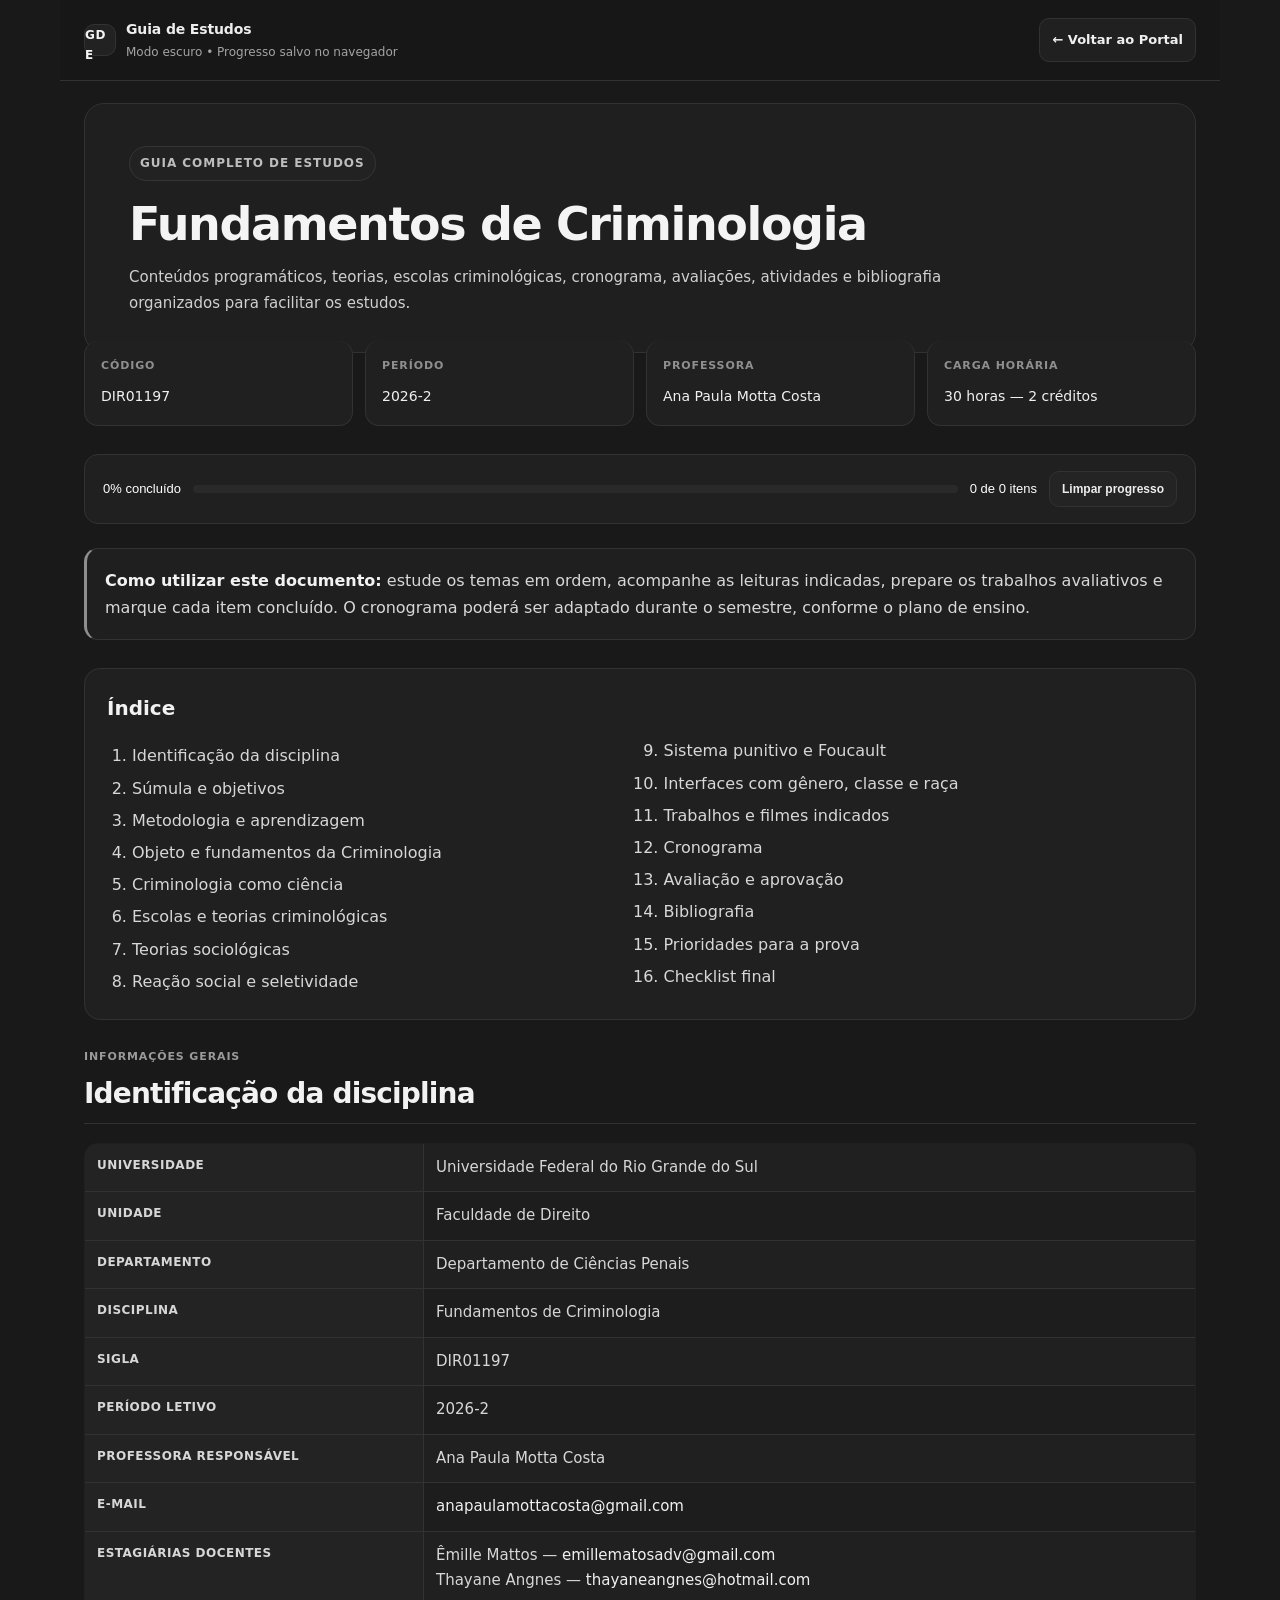
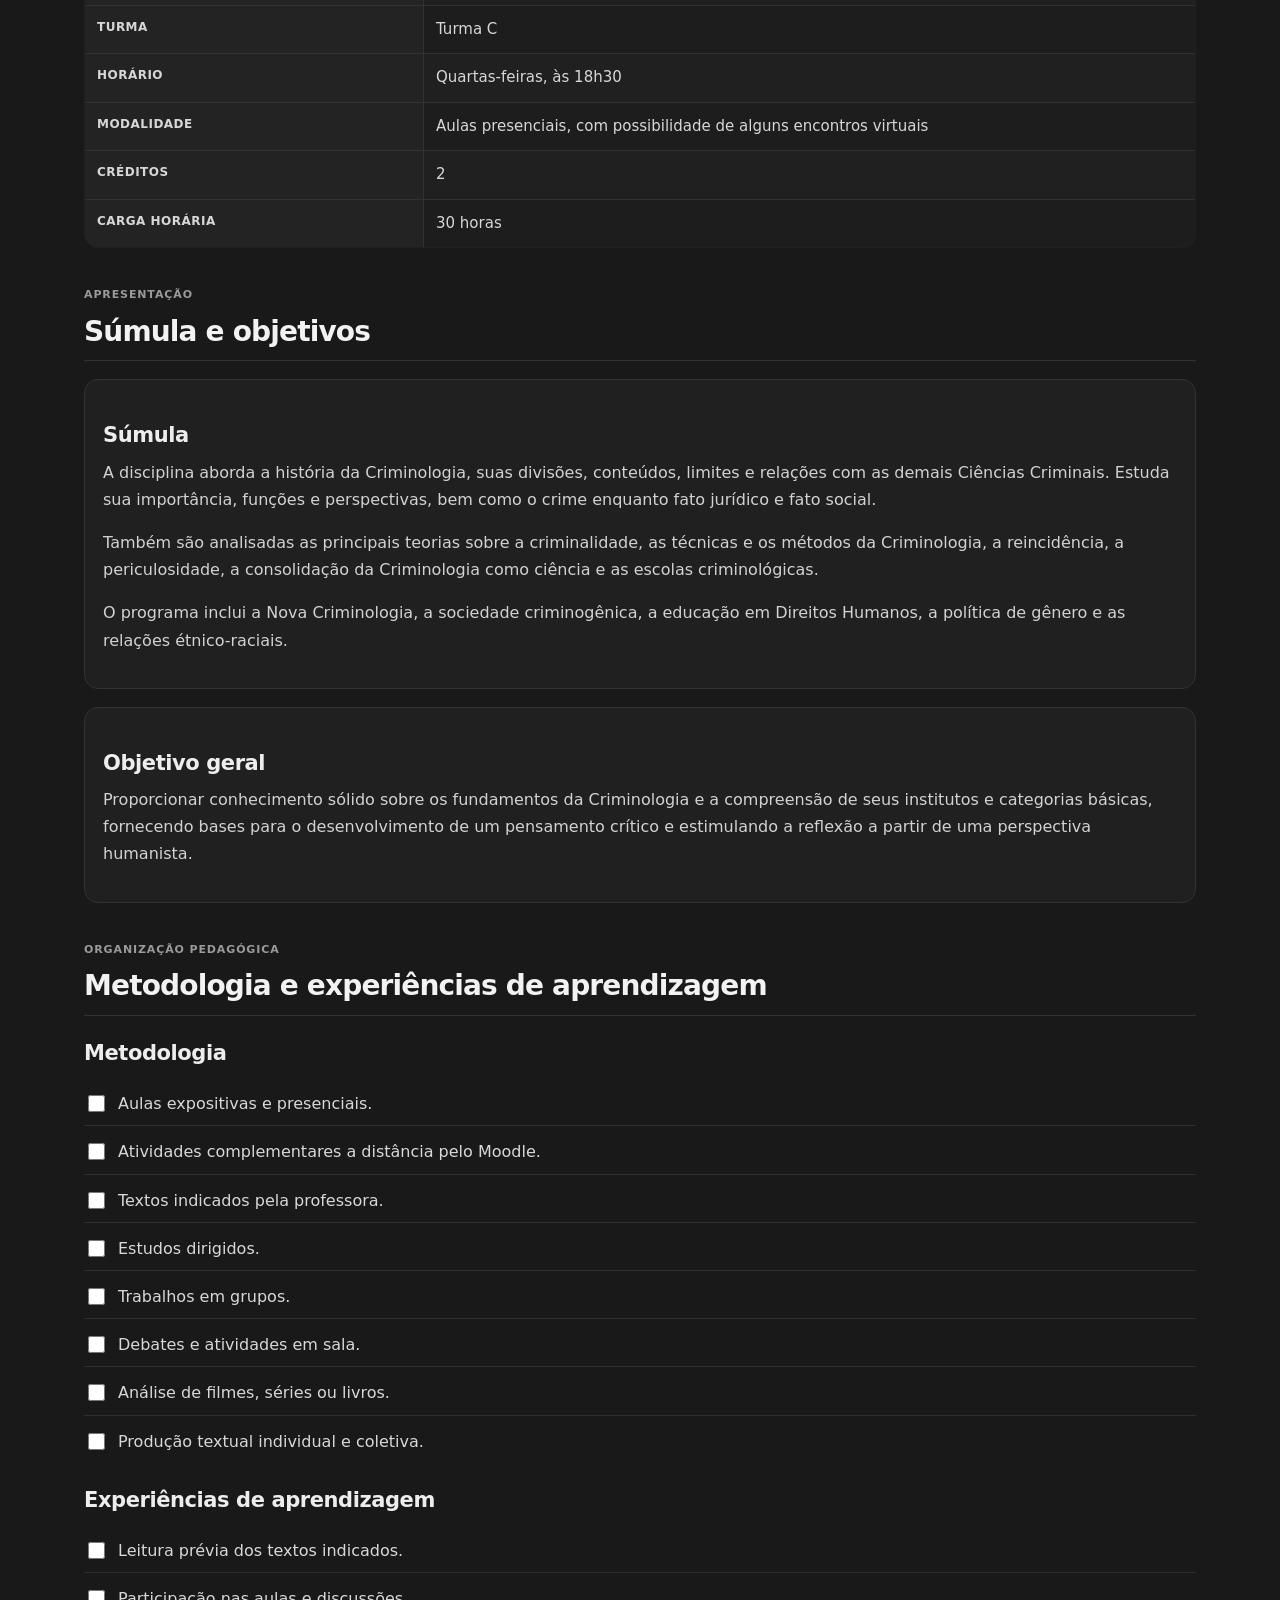
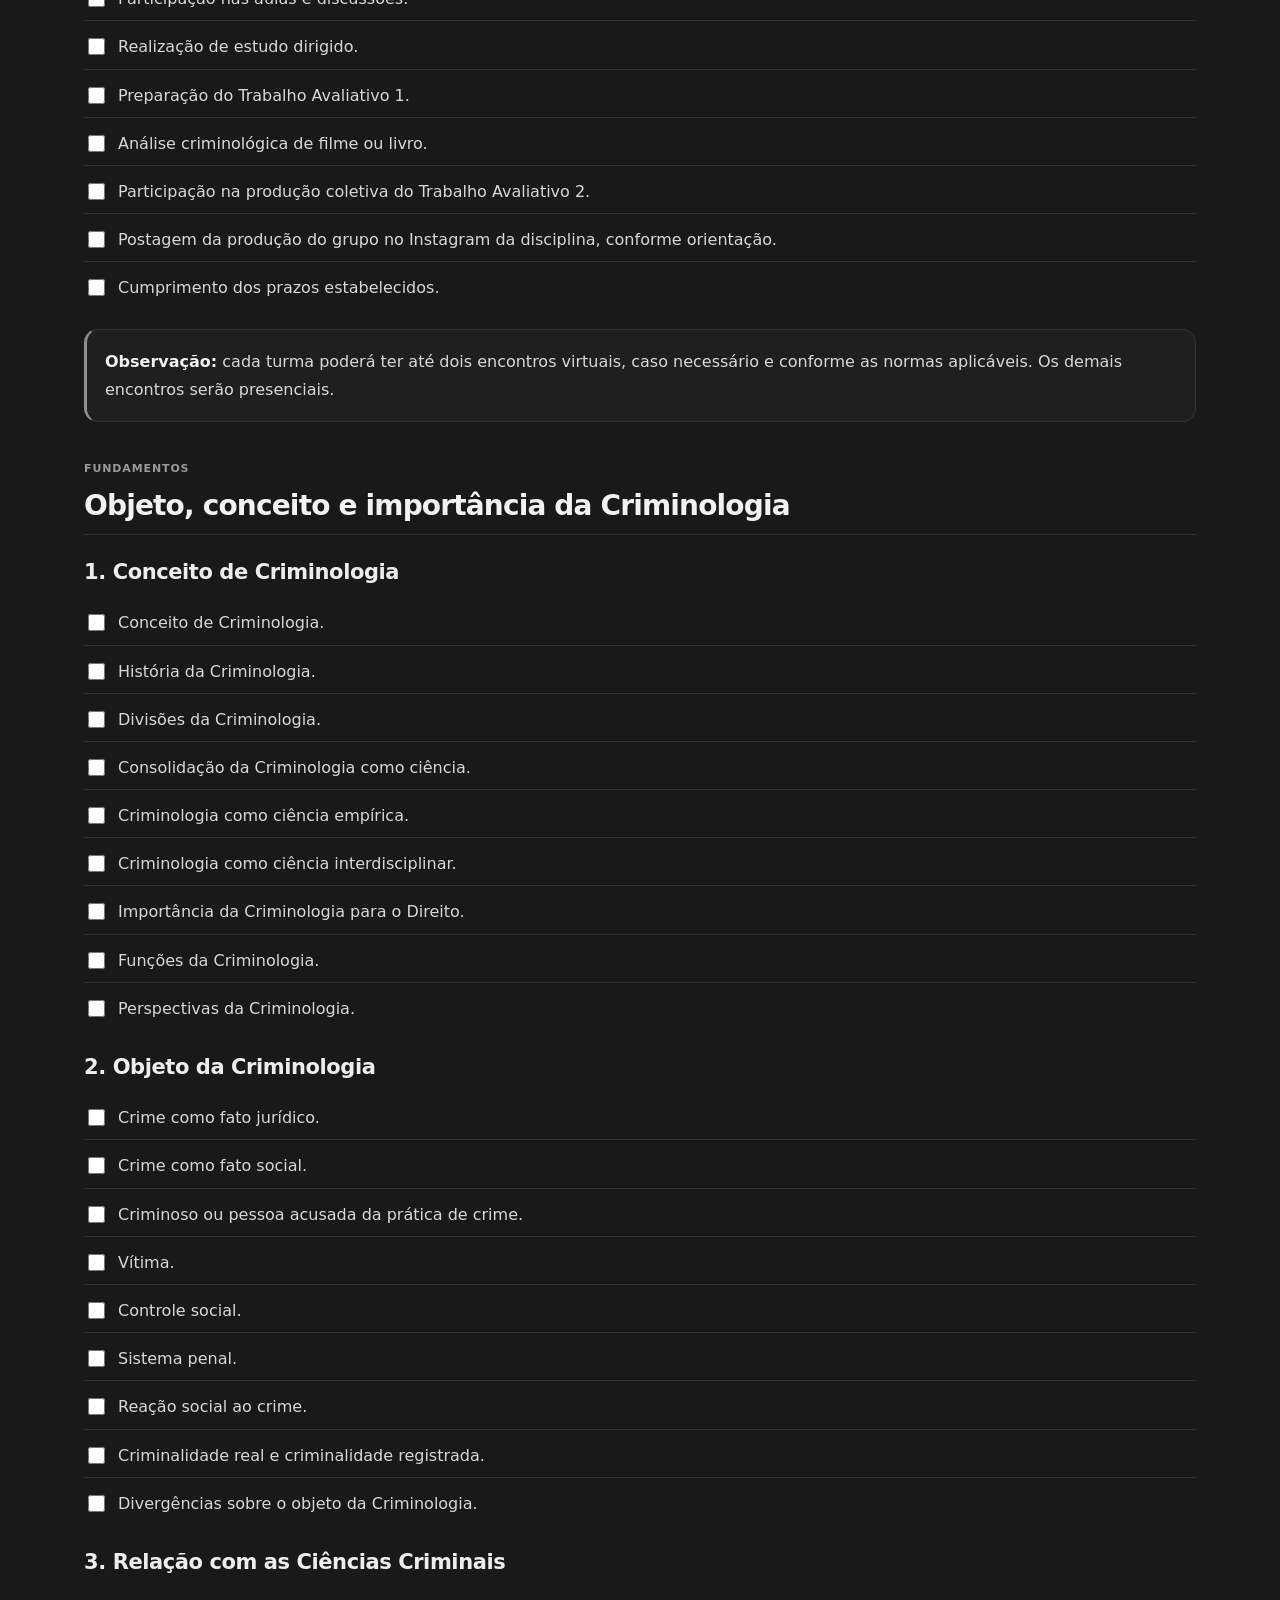
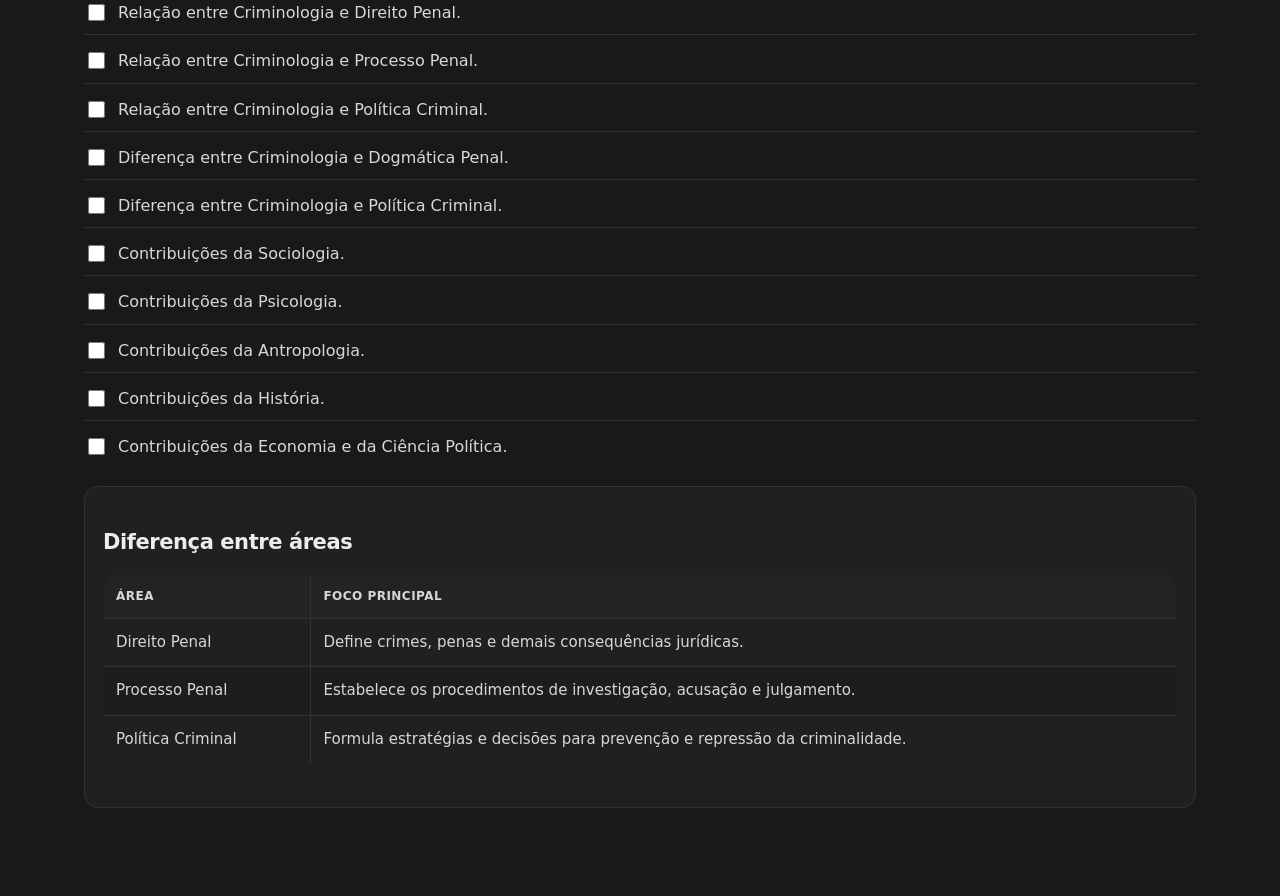
<file: guias/criminologia.html>
<!DOCTYPE html>
<html lang="pt-BR">
<head>
  <meta charset="UTF-8">
  <meta name="viewport" content="width=device-width, initial-scale=1.0">
  <title>Guia de Estudos - Fundamentos de Criminologia</title>

  <style>
    :root {
      --vinho: #571f2a;
      --vinho-escuro: #35131a;
      --vinho-claro: #f8eef0;
      --dourado: #b88335;
      --dourado-claro: #fff8eb;
      --verde: #317653;
      --texto: #2d3438;
      --cinza: #6b767d;
      --fundo: #eef0f1;
      --borda: #d9dfe2;
      --branco: #ffffff;
      --sombra: 0 8px 24px rgba(53, 19, 26, .10);
    }

    * {
      box-sizing: border-box;
    }

    html {
      scroll-behavior: smooth;
    }

    body {
      margin: 0;
      color: var(--texto);
      background: var(--fundo);
      font-family: Georgia, "Times New Roman", serif;
      line-height: 1.65;
    }

    .pagina {
      width: min(1160px, 100%);
      min-height: 100vh;
      margin: 0 auto;
      background: var(--branco);
      box-shadow: var(--sombra);
    }

    header {
      position: relative;
      overflow: hidden;
      padding: 64px 76px 62px;
      color: var(--branco);
      background:
        linear-gradient(135deg, rgba(53, 19, 26, .99), rgba(87, 31, 42, .96)),
        repeating-linear-gradient(
          45deg,
          transparent,
          transparent 12px,
          rgba(255,255,255,.04) 13px
        );
    }

    header::after {
      content: "CRIM";
      position: absolute;
      right: 35px;
      bottom: -25px;
      color: rgba(255,255,255,.08);
      font-family: Arial, sans-serif;
      font-size: 115px;
      font-weight: 900;
      letter-spacing: -8px;
    }

    .etiqueta {
      display: inline-block;
      position: relative;
      z-index: 1;
      margin-bottom: 18px;
      padding: 5px 14px;
      border: 1px solid rgba(255,255,255,.5);
      border-radius: 999px;
      font-family: Arial, sans-serif;
      font-size: 12px;
      font-weight: bold;
      letter-spacing: 1px;
      text-transform: uppercase;
    }

    header h1 {
      position: relative;
      z-index: 1;
      max-width: 850px;
      margin: 0 0 16px;
      color: #fff;
      font-size: clamp(34px, 5vw, 59px);
      line-height: 1.08;
    }

    header p {
      position: relative;
      z-index: 1;
      max-width: 820px;
      margin: 0;
      color: #f0e5e7;
      font-size: 19px;
    }

    main {
      padding: 46px 76px 75px;
    }

    .informacoes {
      position: relative;
      z-index: 2;
      display: grid;
      grid-template-columns: repeat(4, 1fr);
      gap: 14px;
      margin: -82px 0 38px;
    }

    .info {
      padding: 17px 19px;
      border: 1px solid var(--borda);
      border-top: 4px solid var(--dourado);
      border-radius: 8px;
      background: #fff;
      box-shadow: var(--sombra);
    }

    .info strong {
      display: block;
      margin-bottom: 5px;
      color: var(--vinho);
      font-family: Arial, sans-serif;
      font-size: 11px;
      letter-spacing: .8px;
      text-transform: uppercase;
    }

    .info span {
      font-size: 15px;
    }

    .progresso {
      position: sticky;
      z-index: 5;
      top: 0;
      display: flex;
      align-items: center;
      gap: 15px;
      margin: 0 -76px 34px;
      padding: 12px 76px;
      color: #fff;
      background: var(--vinho-escuro);
      font-family: Arial, sans-serif;
      font-size: 13px;
    }

    .barra {
      width: 220px;
      height: 9px;
      overflow: hidden;
      border-radius: 999px;
      background: rgba(255,255,255,.25);
    }

    .barra-interna {
      width: 0%;
      height: 100%;
      border-radius: inherit;
      background: var(--dourado);
      transition: width .25s ease;
    }

    .botao-limpar {
      margin-left: auto;
      padding: 6px 11px;
      border: 1px solid rgba(255,255,255,.45);
      border-radius: 5px;
      color: #fff;
      background: transparent;
      cursor: pointer;
      font-size: 12px;
    }

    .botao-limpar:hover {
      background: rgba(255,255,255,.12);
    }

    .aviso {
      margin: 24px 0 36px;
      padding: 17px 22px;
      border-left: 5px solid var(--dourado);
      border-radius: 0 7px 7px 0;
      background: var(--dourado-claro);
    }

    .aviso strong {
      color: var(--vinho);
    }

    .indice {
      margin-bottom: 48px;
      padding: 24px 28px;
      border: 1px solid #ead8bc;
      border-radius: 10px;
      background: var(--vinho-claro);
    }

    .indice h2 {
      margin: 0 0 12px;
      color: var(--vinho);
      font-size: 24px;
    }

    .indice ol {
      columns: 2;
      margin: 0;
      padding-left: 25px;
    }

    .indice li {
      margin: 5px 0;
      break-inside: avoid;
    }

    a {
      color: #7e2e3b;
      text-decoration: none;
    }

    a:hover {
      text-decoration: underline;
    }

    section {
      margin-bottom: 55px;
      scroll-margin-top: 20px;
    }

    .titulo-secao {
      margin-bottom: 24px;
      padding-bottom: 11px;
      border-bottom: 2px solid var(--dourado);
    }

    .titulo-secao small {
      display: block;
      margin-bottom: 6px;
      color: var(--dourado);
      font-family: Arial, sans-serif;
      font-size: 12px;
      font-weight: bold;
      letter-spacing: 1px;
      text-transform: uppercase;
    }

    .titulo-secao h2 {
      margin: 0;
      color: var(--vinho);
      font-size: 32px;
      line-height: 1.2;
    }

    h3 {
      margin: 29px 0 11px;
      color: var(--vinho);
      font-size: 23px;
      line-height: 1.25;
    }

    h4 {
      margin: 20px 0 8px;
      color: var(--vinho);
      font-size: 18px;
    }

    p {
      margin-top: 8px;
    }

    ul,
    ol {
      padding-left: 27px;
    }

    li {
      margin: 4px 0;
    }

    .checklist {
      padding-left: 0;
      list-style: none;
    }

    .checklist li {
      display: flex;
      align-items: flex-start;
      gap: 10px;
      padding: 6px 0;
      border-bottom: 1px dotted #dce2e5;
    }

    .checklist input {
      width: 16px;
      height: 16px;
      flex: 0 0 auto;
      margin-top: 6px;
      accent-color: var(--verde);
    }

    .bloco {
      margin: 18px 0;
      padding: 20px 23px;
      border: 1px solid var(--borda);
      border-radius: 8px;
      background: #fff;
    }

    .bloco h3:first-child,
    .bloco h4:first-child {
      margin-top: 0;
    }

    .bloco-destaque {
      border-top: 5px solid var(--vinho);
    }

    .colunas {
      display: grid;
      grid-template-columns: repeat(2, minmax(0, 1fr));
      gap: 21px;
    }

    .bibliografia {
      margin-top: 22px;
      padding: 19px 23px;
      border-left: 4px solid var(--vinho);
      border-radius: 0 7px 7px 0;
      background: #fbf8f8;
    }

    .bibliografia h3 {
      margin-top: 0;
      font-size: 21px;
    }

    .nota {
      color: var(--cinza);
      font-size: 14px;
    }

    .tag {
      display: inline-block;
      margin: 4px 5px 4px 0;
      padding: 3px 9px;
      border-radius: 999px;
      background: var(--vinho-claro);
      color: var(--vinho);
      font-family: Arial, sans-serif;
      font-size: 12px;
    }

    .tag.avaliacao {
      color: #8c5519;
      background: #fff0d7;
    }

    .tag.feriado {
      color: #765b5b;
      background: #f2eded;
    }

    table {
      width: 100%;
      margin: 19px 0 25px;
      border-collapse: collapse;
      font-size: 15px;
    }

    th {
      color: #fff;
      background: var(--vinho);
      text-align: left;
      font-family: Arial, sans-serif;
      font-size: 13px;
    }

    th,
    td {
      padding: 11px 13px;
      border: 1px solid var(--borda);
      vertical-align: top;
    }

    tr:nth-child(even) td {
      background: #faf8f8;
    }

    .semana-card {
      display: grid;
      grid-template-columns: 105px 125px 1fr;
      gap: 18px;
      align-items: start;
      margin: 14px 0;
      padding: 18px;
      border: 1px solid var(--borda);
      border-radius: 8px;
      background: #fdfcfc;
    }

    .semana {
      color: var(--dourado);
      font-family: Arial, sans-serif;
      font-size: 13px;
      font-weight: bold;
      letter-spacing: .5px;
      text-transform: uppercase;
    }

    .data {
      color: var(--vinho);
      font-family: Arial, sans-serif;
      font-size: 14px;
      font-weight: bold;
    }

    .semana-conteudo strong {
      display: block;
      margin-bottom: 5px;
      color: var(--vinho);
      font-size: 18px;
    }

    .prioridades {
      display: grid;
      grid-template-columns: repeat(2, 1fr);
      gap: 11px 27px;
      padding: 0;
      list-style: none;
      counter-reset: prioridade;
    }

    .prioridades li {
      display: flex;
      align-items: flex-start;
      gap: 10px;
      counter-increment: prioridade;
    }

    .prioridades li::before {
      display: inline-grid;
      place-items: center;
      width: 26px;
      height: 26px;
      flex: 0 0 26px;
      margin-top: 2px;
      border-radius: 50%;
      background: var(--dourado);
      color: #fff;
      content: counter(prioridade);
      font-family: Arial, sans-serif;
      font-size: 13px;
      font-weight: bold;
    }

    footer {
      padding: 29px 76px;
      color: #f1e7e9;
      background: var(--vinho-escuro);
      font-size: 14px;
    }

    footer strong {
      color: #fff;
    }

    @media (max-width: 880px) {
      header {
        padding: 45px 25px 100px;
      }

      header::after {
        right: 15px;
        bottom: -8px;
        font-size: 80px;
      }

      main {
        padding: 30px 22px 55px;
      }

      .informacoes {
        grid-template-columns: repeat(2, 1fr);
        margin-top: -72px;
      }

      .colunas,
      .prioridades {
        grid-template-columns: 1fr;
      }

      .progresso {
        margin: 0 -22px 30px;
        padding: 11px 22px;
      }

      footer {
        padding: 25px 22px;
      }
    }

    @media (max-width: 620px) {
      .informacoes {
        grid-template-columns: 1fr;
      }

      .indice ol {
        columns: 1;
      }

      .semana-card {
        grid-template-columns: 1fr;
        gap: 3px;
      }

      .barra {
        width: 110px;
      }

      .titulo-secao h2 {
        font-size: 27px;
      }

      table {
        display: block;
        overflow-x: auto;
      }
    }

    @media print {
      body {
        background: #fff;
      }

      .pagina {
        width: 100%;
        box-shadow: none;
      }

      .progresso {
        position: static;
        margin: 0 0 25px;
        color: #000;
        background: #fff;
        border: 1px solid #ccc;
      }

      .barra,
      .botao-limpar {
        display: none;
      }

      header {
        print-color-adjust: exact;
        -webkit-print-color-adjust: exact;
      }

      .bloco,
      .bibliografia,
      .aviso,
      .semana-card {
        break-inside: avoid;
      }

      a {
        color: #000;
      }
    }
  </style>

<style id="portal-estudos-integracao">
  .portal-estudos-voltar{position:fixed;right:18px;bottom:18px;z-index:9999;display:inline-flex;align-items:center;gap:8px;padding:11px 15px;border-radius:999px;background:#102c43;color:#fff!important;text-decoration:none!important;font:700 13px/1.2 Arial,sans-serif;box-shadow:0 9px 24px rgba(16,44,67,.24);border:1px solid rgba(255,255,255,.18)}
  .portal-estudos-voltar:hover{transform:translateY(-1px);background:#173f5f;text-decoration:none!important}
  @media(max-width:620px){.portal-estudos-voltar{right:12px;bottom:12px;padding:10px 13px;font-size:12px}}
  @media print{.portal-estudos-voltar{display:none!important}}
</style>
<style id="notion-dark-override">
  :root{--azul:#f2f2f2;--azul-2:#dfdfdf;--azul-claro:#202020;--dourado:#9d9d9d;--creme:#1f1f1f;--texto:#ededed;--cinza:#a4a4a4;--borda:#323232;--verde:#d9d9d9;--sombra:0 20px 40px rgba(0,0,0,.22)}
  html{scroll-behavior:smooth}
  body{background:#191919!important;color:var(--texto)!important;font-family:Inter,ui-sans-serif,system-ui,-apple-system,"Segoe UI",Roboto,Arial,sans-serif!important;line-height:1.7}
  .pagina{max-width:1160px!important;background:#191919!important;box-shadow:none!important}
  .portal-topbar{display:flex;align-items:center;justify-content:space-between;gap:14px;padding:18px 24px;border-bottom:1px solid var(--borda);background:#171717;position:sticky;top:0;z-index:20;backdrop-filter:blur(12px)}
  .portal-topbar .left{display:flex;align-items:center;gap:10px;min-width:0}
  .portal-topbar .mark{display:grid;place-items:center;width:32px;height:32px;border-radius:10px;background:#222;border:1px solid #333;color:#f3f3f3;font-size:12px;font-weight:800;letter-spacing:.06em}
  .portal-topbar strong{display:block;font-size:14px;letter-spacing:-.01em}
  .portal-topbar span{display:block;color:var(--cinza);font-size:12px}
  .portal-topbar .back-link{display:inline-flex;align-items:center;gap:8px;padding:10px 12px;border-radius:10px;border:1px solid var(--borda);background:#202020;color:#f0f0f0;text-decoration:none;font-weight:700;font-size:13px;white-space:nowrap}
  header{background:#1f1f1f!important;border:1px solid var(--borda);border-radius:20px;padding:42px 44px 36px!important;margin:22px 24px 0;overflow:hidden}
  header::after{display:none!important}
  .etiqueta{background:#222!important;border-color:#353535!important;color:#bdbdbd!important;font-family:Inter,ui-sans-serif,system-ui,sans-serif!important;font-weight:700!important;letter-spacing:.08em!important;padding:6px 10px!important}
  header h1{font-family:Inter,ui-sans-serif,system-ui,sans-serif!important;color:#f4f4f4!important;font-size:clamp(30px,4vw,46px)!important;line-height:1.1!important;letter-spacing:-.03em}
  header p{color:#d0d0d0!important;font-size:15px!important;max-width:860px!important}
  main{padding:24px 24px 50px!important}
  .informacoes,.meta{display:grid!important;grid-template-columns:repeat(auto-fit,minmax(180px,1fr))!important;gap:12px!important;margin:-36px 0 28px!important;position:relative;z-index:2}
  .info,.meta-card{background:#202020!important;border:1px solid var(--borda)!important;border-top:none!important;border-radius:14px!important;box-shadow:none!important;padding:16px 16px!important}
  .info strong,.meta-card strong{color:#8f8f8f!important;font-family:Inter,ui-sans-serif,system-ui,sans-serif!important;font-size:11px!important;letter-spacing:.08em!important;text-transform:uppercase!important;margin-bottom:6px!important}
  .info span,.meta-card span,.meta-card div:last-child{color:#f0f0f0!important;font-size:14px!important}
  .progresso{display:flex;flex-wrap:wrap;align-items:center;gap:12px;margin:0 0 24px;padding:16px 18px;background:#202020;border:1px solid var(--borda);border-radius:14px}
  .progresso p{margin:0;color:#d2d2d2;font-size:14px}
  .barra{flex:1 1 240px;height:8px;background:#2a2a2a;border-radius:999px;overflow:hidden}
  .barra-interna{height:100%!important;background:#ececec!important;border-radius:inherit!important}
  .botao-limpar,.limpar{border:1px solid var(--borda)!important;background:#242424!important;color:#ededed!important;border-radius:10px!important;padding:10px 12px!important;font-weight:700!important;cursor:pointer}
  .aviso{background:#1f1f1f!important;border:1px solid var(--borda)!important;border-left:3px solid #8e8e8e!important;color:#d8d8d8!important;border-radius:14px!important;padding:18px 18px!important;margin:20px 0 28px!important}
  .aviso strong{color:#f2f2f2!important}
  .indice{background:#202020!important;border:1px solid var(--borda)!important;border-radius:16px!important;padding:22px 22px!important;margin-bottom:28px!important}
  .indice h2{color:#f2f2f2!important;font-family:Inter,ui-sans-serif,system-ui,sans-serif!important;font-size:20px!important;margin:0 0 12px!important}
  .indice ol{columns:2;gap:22px}
  .indice a{color:#d7d7d7!important;text-decoration:none}
  .indice a:hover{text-decoration:underline}
  section{margin-bottom:38px!important}
  .titulo-secao,.secao-titulo{border-bottom:1px solid var(--borda)!important;padding-bottom:12px!important;margin-bottom:18px!important;display:flex;flex-direction:column;gap:4px}
  .titulo-secao small,.secao-titulo small,.numero{color:#9a9a9a!important;font-family:Inter,ui-sans-serif,system-ui,sans-serif!important;font-size:11px!important;letter-spacing:.08em!important;text-transform:uppercase!important;font-weight:700!important}
  .titulo-secao h2,.secao-titulo h2{color:#f2f2f2!important;font-family:Inter,ui-sans-serif,system-ui,sans-serif!important;font-size:28px!important;line-height:1.2!important;margin:0!important;letter-spacing:-.03em}
  h3,h4{color:#ededed!important;font-family:Inter,ui-sans-serif,system-ui,sans-serif!important;letter-spacing:-.02em}
  h3{font-size:21px!important;margin:24px 0 10px!important}
  h4{font-size:17px!important;margin:18px 0 8px!important}
  p,li,td,th,span,div{word-break:normal;overflow-wrap:anywhere}
  p{color:#d2d2d2!important}
  ul,ol{padding-left:24px}
  li{color:#d8d8d8!important}
  .bloco,.bloco-destaque,.destaque,.bibliografia,.link-material{background:#202020!important;border:1px solid var(--borda)!important;border-radius:14px!important;padding:18px 18px!important;box-shadow:none!important}
  .bibliografia{border-left:3px solid #8d8d8d!important;background:#1f1f1f!important}
  .bibliografia h3{margin-top:0!important}
  .nota{color:#a5a5a5!important}
  .termo{color:#f1f1f1!important}
  .checklist{list-style:none;padding-left:0}
  .checklist li,.lista-estudo li{display:flex;align-items:flex-start;gap:10px;padding:8px 0;border-bottom:1px solid #2f2f2f!important}
  .checklist li:last-child,.lista-estudo li:last-child{border-bottom:none!important}
  .checklist input{width:17px;height:17px;margin-top:5px;accent-color:#e6e6e6}
  table{width:100%;border-collapse:collapse;background:#202020;border:1px solid var(--borda)!important;border-radius:14px!important;overflow:hidden}
  th{background:#232323!important;color:#f3f3f3!important;font-family:Inter,ui-sans-serif,system-ui,sans-serif!important;font-size:12px!important;letter-spacing:.04em;text-transform:uppercase}
  td,th{border:1px solid var(--borda)!important;padding:11px 12px!important;color:#d7d7d7!important}
  tr:nth-child(even) td{background:#1d1d1d!important}
  .prioridades,.colunas{display:grid;grid-template-columns:repeat(2,minmax(0,1fr));gap:14px 18px}
  .prioridades li::before{background:#333!important;color:#fff!important;font-family:Inter,ui-sans-serif,system-ui,sans-serif!important}
  a{color:#f0f0f0!important}
  a:hover{text-decoration:underline}
  footer{background:#171717!important;border-top:1px solid var(--borda)!important;color:#adadad!important;padding:22px 24px!important;font-family:Inter,ui-sans-serif,system-ui,sans-serif!important}
  footer strong{color:#f2f2f2!important}
  .portal-estudos-voltar{background:#efefef!important;color:#151515!important;border:1px solid #efefef!important;box-shadow:0 14px 28px rgba(0,0,0,.25)!important;padding:11px 15px!important;font:700 13px/1.2 Inter,ui-sans-serif,system-ui,sans-serif!important}
  .portal-estudos-voltar:hover{background:#ffffff!important;color:#111!important;transform:translateY(-1px)}
  .link-material{display:inline-flex!important;align-items:center;gap:8px;padding:10px 12px!important;text-decoration:none!important}
  @media (max-width:850px){header{margin:16px 16px 0;padding:30px 22px!important}main{padding:20px 16px 42px!important}.portal-topbar{padding:14px 16px}.informacoes,.meta{grid-template-columns:1fr 1fr!important;margin-top:-22px!important}.indice ol{columns:1}.prioridades,.colunas{grid-template-columns:1fr!important}footer{padding:18px 16px!important}}
  @media (max-width:560px){.informacoes,.meta{grid-template-columns:1fr!important}.portal-topbar{flex-direction:column;align-items:flex-start}.portal-topbar .back-link{width:100%;justify-content:center}}
  @media print{body{background:#fff!important;color:#000!important}.portal-topbar,.portal-estudos-voltar{display:none!important}.pagina{background:#fff!important}header,.bloco,.bibliografia,.aviso,.indice,.info,.meta-card{border-color:#bbb!important;background:#fff!important;color:#000!important;box-shadow:none!important}}
</style>
  <link rel="stylesheet" href="../assets/guide-enhancements.css">
</head>

<body>
  <div class="pagina">
    <div class="portal-topbar">
      <div class="left">
        <div class="mark">GDE</div>
        <div><strong>Guia de Estudos</strong><span>Modo escuro • Progresso salvo no navegador</span></div>
      </div>
      <a class="back-link" href="../index.html">← Voltar ao Portal</a>
    </div>


    <header>
      <span class="etiqueta">Guia completo de estudos</span>

      <h1>Fundamentos de Criminologia</h1>

      <p>
        Conteúdos programáticos, teorias, escolas criminológicas, cronograma,
        avaliações, atividades e bibliografia organizados para facilitar os estudos.
      </p>
    </header>

    <main>

      <div class="informacoes">
        <div class="info">
          <strong>Código</strong>
          <span>DIR01197</span>
        </div>

        <div class="info">
          <strong>Período</strong>
          <span>2026-2</span>
        </div>

        <div class="info">
          <strong>Professora</strong>
          <span>Ana Paula Motta Costa</span>
        </div>

        <div class="info">
          <strong>Carga horária</strong>
          <span>30 horas — 2 créditos</span>
        </div>
      </div>

      <div class="progresso">
        <span id="textoProgresso">0% concluído</span>

        <div class="barra">
          <div class="barra-interna" id="barraInterna"></div>
        </div>

        <span id="contador">0 de 0 itens</span>

        <button class="botao-limpar" onclick="limparProgresso()">
          Limpar progresso
        </button>
      </div>

      <div class="aviso">
        <strong>Como utilizar este documento:</strong>
        estude os temas em ordem, acompanhe as leituras indicadas, prepare os
        trabalhos avaliativos e marque cada item concluído. O cronograma poderá
        ser adaptado durante o semestre, conforme o plano de ensino.
      </div>

      <nav class="indice">
        <h2>Índice</h2>

        <ol>
          <li><a href="#identificacao">Identificação da disciplina</a></li>
          <li><a href="#sumula">Súmula e objetivos</a></li>
          <li><a href="#metodologia">Metodologia e aprendizagem</a></li>
          <li><a href="#objeto">Objeto e fundamentos da Criminologia</a></li>
          <li><a href="#ciencia">Criminologia como ciência</a></li>
          <li><a href="#escolas">Escolas e teorias criminológicas</a></li>
          <li><a href="#teorias-sociologicas">Teorias sociológicas</a></li>
          <li><a href="#reacao-social">Reação social e seletividade</a></li>
          <li><a href="#foucault">Sistema punitivo e Foucault</a></li>
          <li><a href="#interfaces">Interfaces com gênero, classe e raça</a></li>
          <li><a href="#atividades">Trabalhos e filmes indicados</a></li>
          <li><a href="#cronograma">Cronograma</a></li>
          <li><a href="#avaliacao">Avaliação e aprovação</a></li>
          <li><a href="#bibliografia">Bibliografia</a></li>
          <li><a href="#prioridades">Prioridades para a prova</a></li>
          <li><a href="#checklist">Checklist final</a></li>
        </ol>
      </nav>

      <section id="identificacao">
        <div class="titulo-secao">
          <small>Informações gerais</small>
          <h2>Identificação da disciplina</h2>
        </div>

        <table>
          <tbody>
            <tr>
              <th>Universidade</th>
              <td>Universidade Federal do Rio Grande do Sul</td>
            </tr>

            <tr>
              <th>Unidade</th>
              <td>Faculdade de Direito</td>
            </tr>

            <tr>
              <th>Departamento</th>
              <td>Departamento de Ciências Penais</td>
            </tr>

            <tr>
              <th>Disciplina</th>
              <td>Fundamentos de Criminologia</td>
            </tr>

            <tr>
              <th>Sigla</th>
              <td>DIR01197</td>
            </tr>

            <tr>
              <th>Período letivo</th>
              <td>2026-2</td>
            </tr>

            <tr>
              <th>Professora responsável</th>
              <td>Ana Paula Motta Costa</td>
            </tr>

            <tr>
              <th>E-mail</th>
              <td>
                <a href="mailto:anapaulamottacosta@gmail.com">
                  anapaulamottacosta@gmail.com
                </a>
              </td>
            </tr>

            <tr>
              <th>Estagiárias docentes</th>
              <td>
                Êmille Mattos —
                <a href="mailto:emillematosadv@gmail.com">
                  emillematosadv@gmail.com
                </a>
                <br>
                Thayane Angnes —
                <a href="mailto:thayaneangnes@hotmail.com">
                  thayaneangnes@hotmail.com
                </a>
              </td>
            </tr>

            <tr>
              <th>Turma</th>
              <td>Turma C</td>
            </tr>

            <tr>
              <th>Horário</th>
              <td>Quartas-feiras, às 18h30</td>
            </tr>

            <tr>
              <th>Modalidade</th>
              <td>Aulas presenciais, com possibilidade de alguns encontros virtuais</td>
            </tr>

            <tr>
              <th>Créditos</th>
              <td>2</td>
            </tr>

            <tr>
              <th>Carga horária</th>
              <td>30 horas</td>
            </tr>
          </tbody>
        </table>
      </section>

      <section id="sumula">
        <div class="titulo-secao">
          <small>Apresentação</small>
          <h2>Súmula e objetivos</h2>
        </div>

        <div class="bloco bloco-destaque">
          <h3>Súmula</h3>

          <p>
            A disciplina aborda a história da Criminologia, suas divisões,
            conteúdos, limites e relações com as demais Ciências Criminais.
            Estuda sua importância, funções e perspectivas, bem como o crime
            enquanto fato jurídico e fato social.
          </p>

          <p>
            Também são analisadas as principais teorias sobre a criminalidade,
            as técnicas e os métodos da Criminologia, a reincidência, a
            periculosidade, a consolidação da Criminologia como ciência e as
            escolas criminológicas.
          </p>

          <p>
            O programa inclui a Nova Criminologia, a sociedade criminogênica,
            a educação em Direitos Humanos, a política de gênero e as relações
            étnico-raciais.
          </p>
        </div>

        <div class="bloco">
          <h3>Objetivo geral</h3>

          <p>
            Proporcionar conhecimento sólido sobre os fundamentos da
            Criminologia e a compreensão de seus institutos e categorias
            básicas, fornecendo bases para o desenvolvimento de um pensamento
            crítico e estimulando a reflexão a partir de uma perspectiva humanista.
          </p>
        </div>
      </section>

      <section id="metodologia">
        <div class="titulo-secao">
          <small>Organização pedagógica</small>
          <h2>Metodologia e experiências de aprendizagem</h2>
        </div>

        <h3>Metodologia</h3>

        <ul class="checklist">
          <li><input type="checkbox">Aulas expositivas e presenciais.</li>
          <li><input type="checkbox">Atividades complementares a distância pelo Moodle.</li>
          <li><input type="checkbox">Textos indicados pela professora.</li>
          <li><input type="checkbox">Estudos dirigidos.</li>
          <li><input type="checkbox">Trabalhos em grupos.</li>
          <li><input type="checkbox">Debates e atividades em sala.</li>
          <li><input type="checkbox">Análise de filmes, séries ou livros.</li>
          <li><input type="checkbox">Produção textual individual e coletiva.</li>
        </ul>

        <h3>Experiências de aprendizagem</h3>

        <ul class="checklist">
          <li><input type="checkbox">Leitura prévia dos textos indicados.</li>
          <li><input type="checkbox">Participação nas aulas e discussões.</li>
          <li><input type="checkbox">Realização de estudo dirigido.</li>
          <li><input type="checkbox">Preparação do Trabalho Avaliativo 1.</li>
          <li><input type="checkbox">Análise criminológica de filme ou livro.</li>
          <li><input type="checkbox">Participação na produção coletiva do Trabalho Avaliativo 2.</li>
          <li><input type="checkbox">Postagem da produção do grupo no Instagram da disciplina, conforme orientação.</li>
          <li><input type="checkbox">Cumprimento dos prazos estabelecidos.</li>
        </ul>

        <div class="aviso">
          <strong>Observação:</strong>
          cada turma poderá ter até dois encontros virtuais, caso necessário e
          conforme as normas aplicáveis. Os demais encontros serão presenciais.
        </div>
      </section>

      <section id="objeto">
        <div class="titulo-secao">
          <small>Fundamentos</small>
          <h2>Objeto, conceito e importância da Criminologia</h2>
        </div>

        <h3>1. Conceito de Criminologia</h3>

        <ul class="checklist">
          <li><input type="checkbox">Conceito de Criminologia.</li>
          <li><input type="checkbox">História da Criminologia.</li>
          <li><input type="checkbox">Divisões da Criminologia.</li>
          <li><input type="checkbox">Consolidação da Criminologia como ciência.</li>
          <li><input type="checkbox">Criminologia como ciência empírica.</li>
          <li><input type="checkbox">Criminologia como ciência interdisciplinar.</li>
          <li><input type="checkbox">Importância da Criminologia para o Direito.</li>
          <li><input type="checkbox">Funções da Criminologia.</li>
          <li><input type="checkbox">Perspectivas da Criminologia.</li>
        </ul>

        <h3>2. Objeto da Criminologia</h3>

        <ul class="checklist">
          <li><input type="checkbox">Crime como fato jurídico.</li>
          <li><input type="checkbox">Crime como fato social.</li>
          <li><input type="checkbox">Criminoso ou pessoa acusada da prática de crime.</li>
          <li><input type="checkbox">Vítima.</li>
          <li><input type="checkbox">Controle social.</li>
          <li><input type="checkbox">Sistema penal.</li>
          <li><input type="checkbox">Reação social ao crime.</li>
          <li><input type="checkbox">Criminalidade real e criminalidade registrada.</li>
          <li><input type="checkbox">Divergências sobre o objeto da Criminologia.</li>
        </ul>

        <h3>3. Relação com as Ciências Criminais</h3>

        <ul class="checklist">
          <li><input type="checkbox">Relação entre Criminologia e Direito Penal.</li>
          <li><input type="checkbox">Relação entre Criminologia e Processo Penal.</li>
          <li><input type="checkbox">Relação entre Criminologia e Política Criminal.</li>
          <li><input type="checkbox">Diferença entre Criminologia e Dogmática Penal.</li>
          <li><input type="checkbox">Diferença entre Criminologia e Política Criminal.</li>
          <li><input type="checkbox">Contribuições da Sociologia.</li>
          <li><input type="checkbox">Contribuições da Psicologia.</li>
          <li><input type="checkbox">Contribuições da Antropologia.</li>
          <li><input type="checkbox">Contribuições da História.</li>
          <li><input type="checkbox">Contribuições da Economia e da Ciência Política.</li>
        </ul>

        <div class="bloco">
          <h3>Diferença entre áreas</h3>

          <table>
            <thead>
              <tr>
                <th>Área</th>
                <th>Foco principal</th>
              </tr>
            </thead>

            <tbody>
              <tr>
                <td>Direito Penal</td>
                <td>Define crimes, penas e demais consequências jurídicas.</td>
              </tr>
              <tr>
                <td>Processo Penal</td>
                <td>Estabelece os procedimentos de investigação, acusação e julgamento.</td>
              </tr>
              <tr>
                <td>Política Criminal</td>
                <td>Formula estratégias e decisões para prevenção e repressão da criminalidade.</td>
              </tr>
</file>
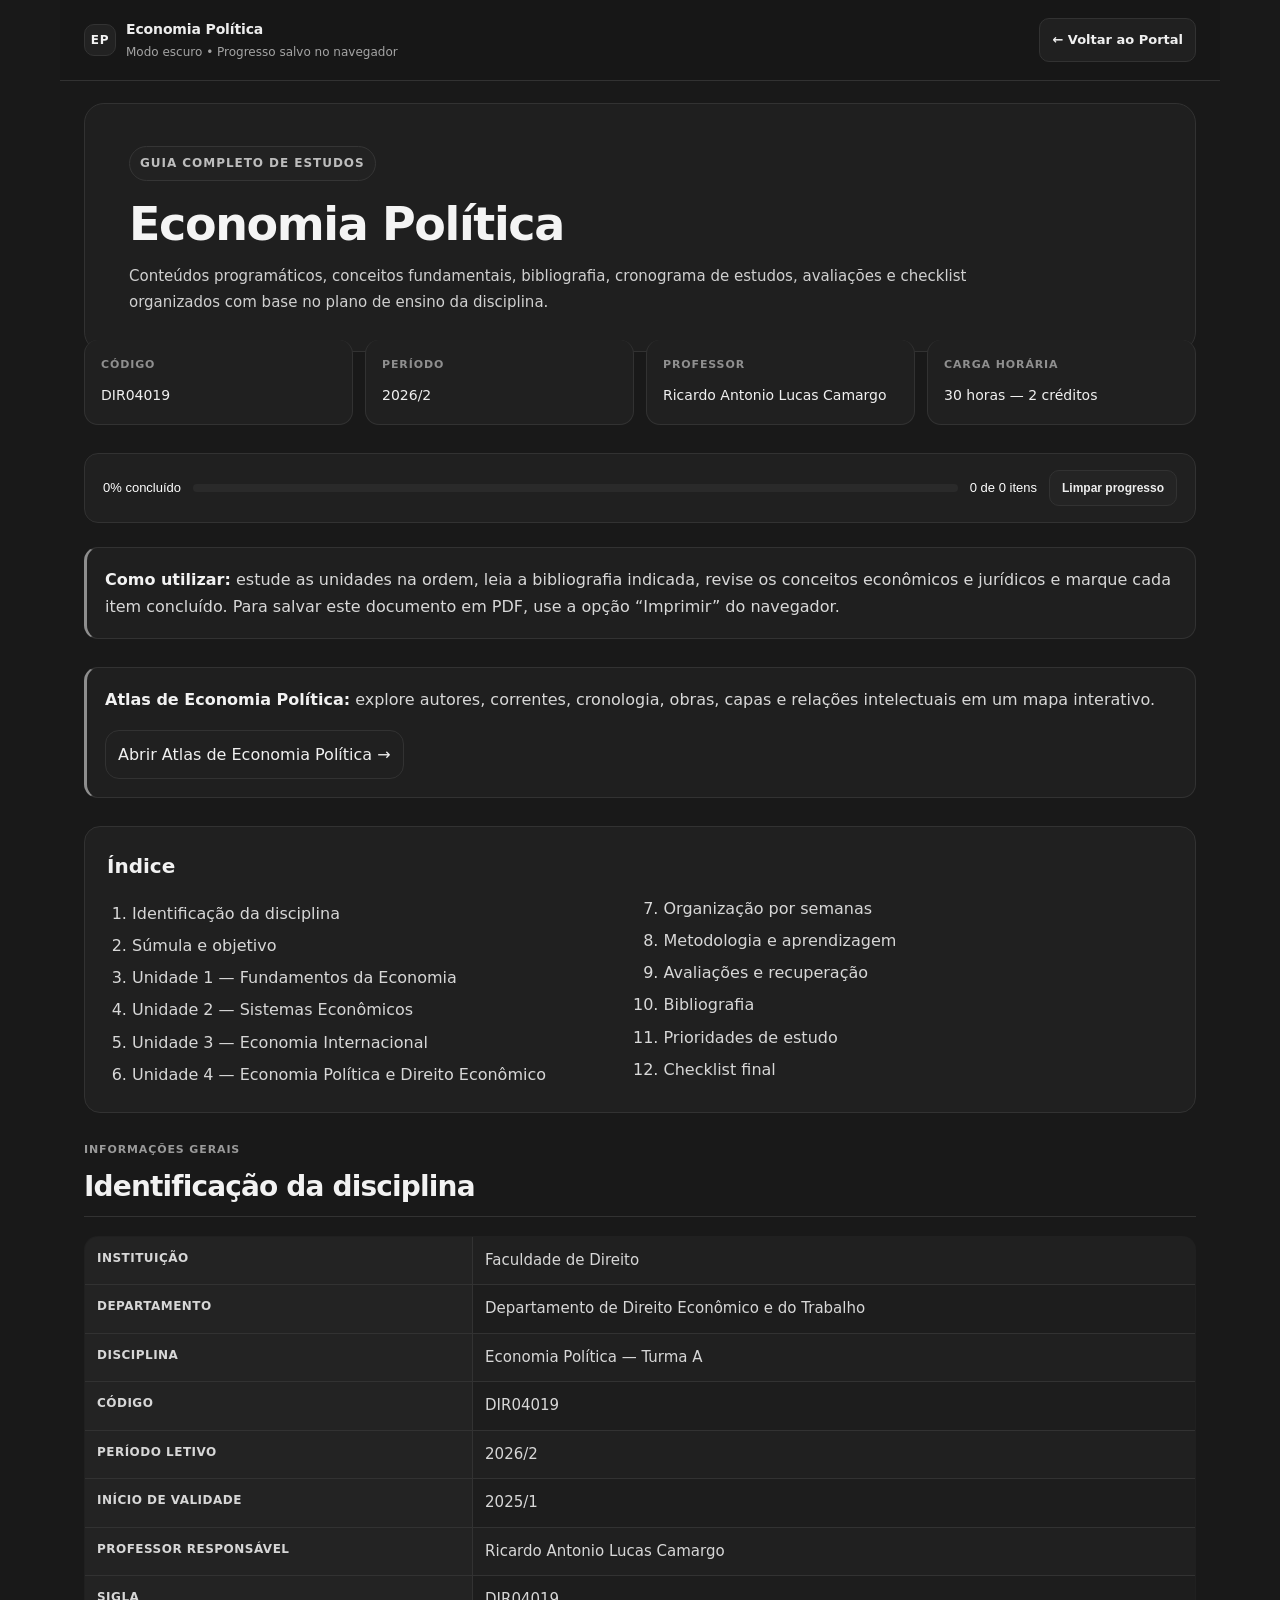
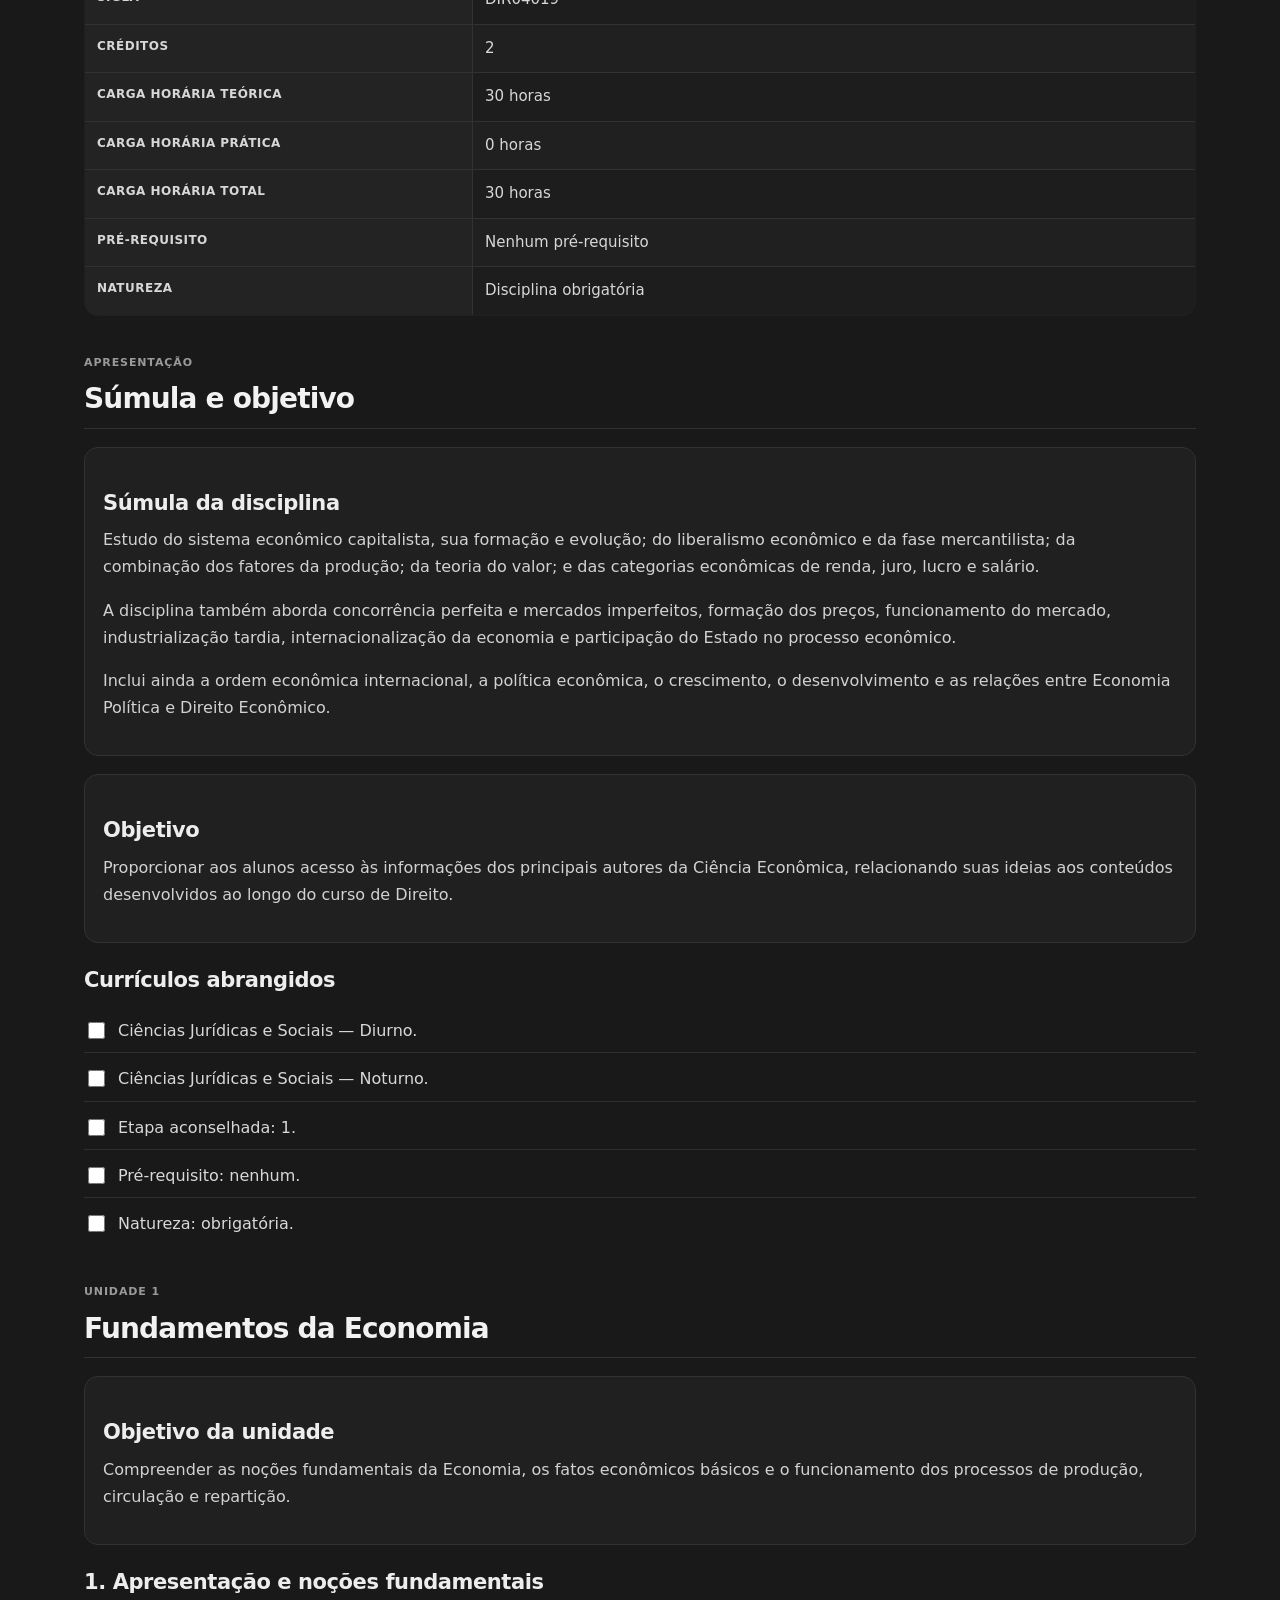
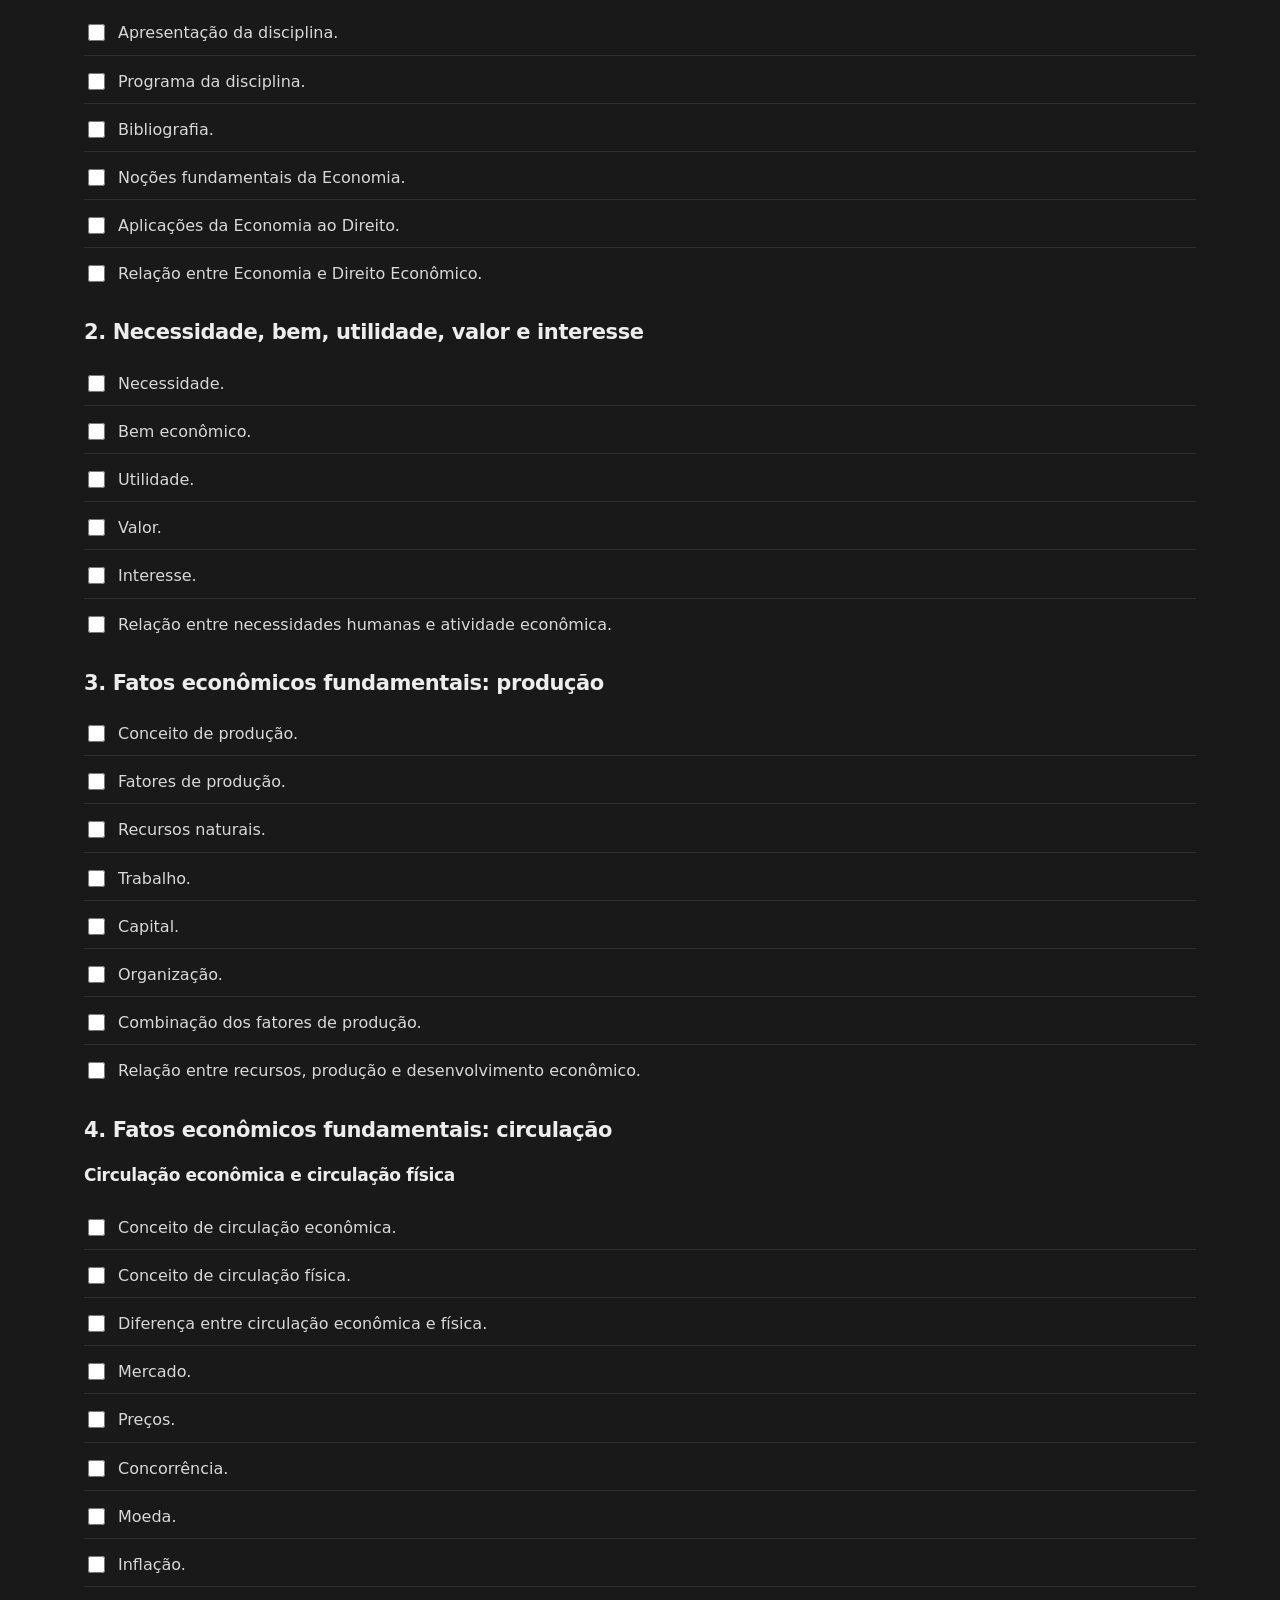
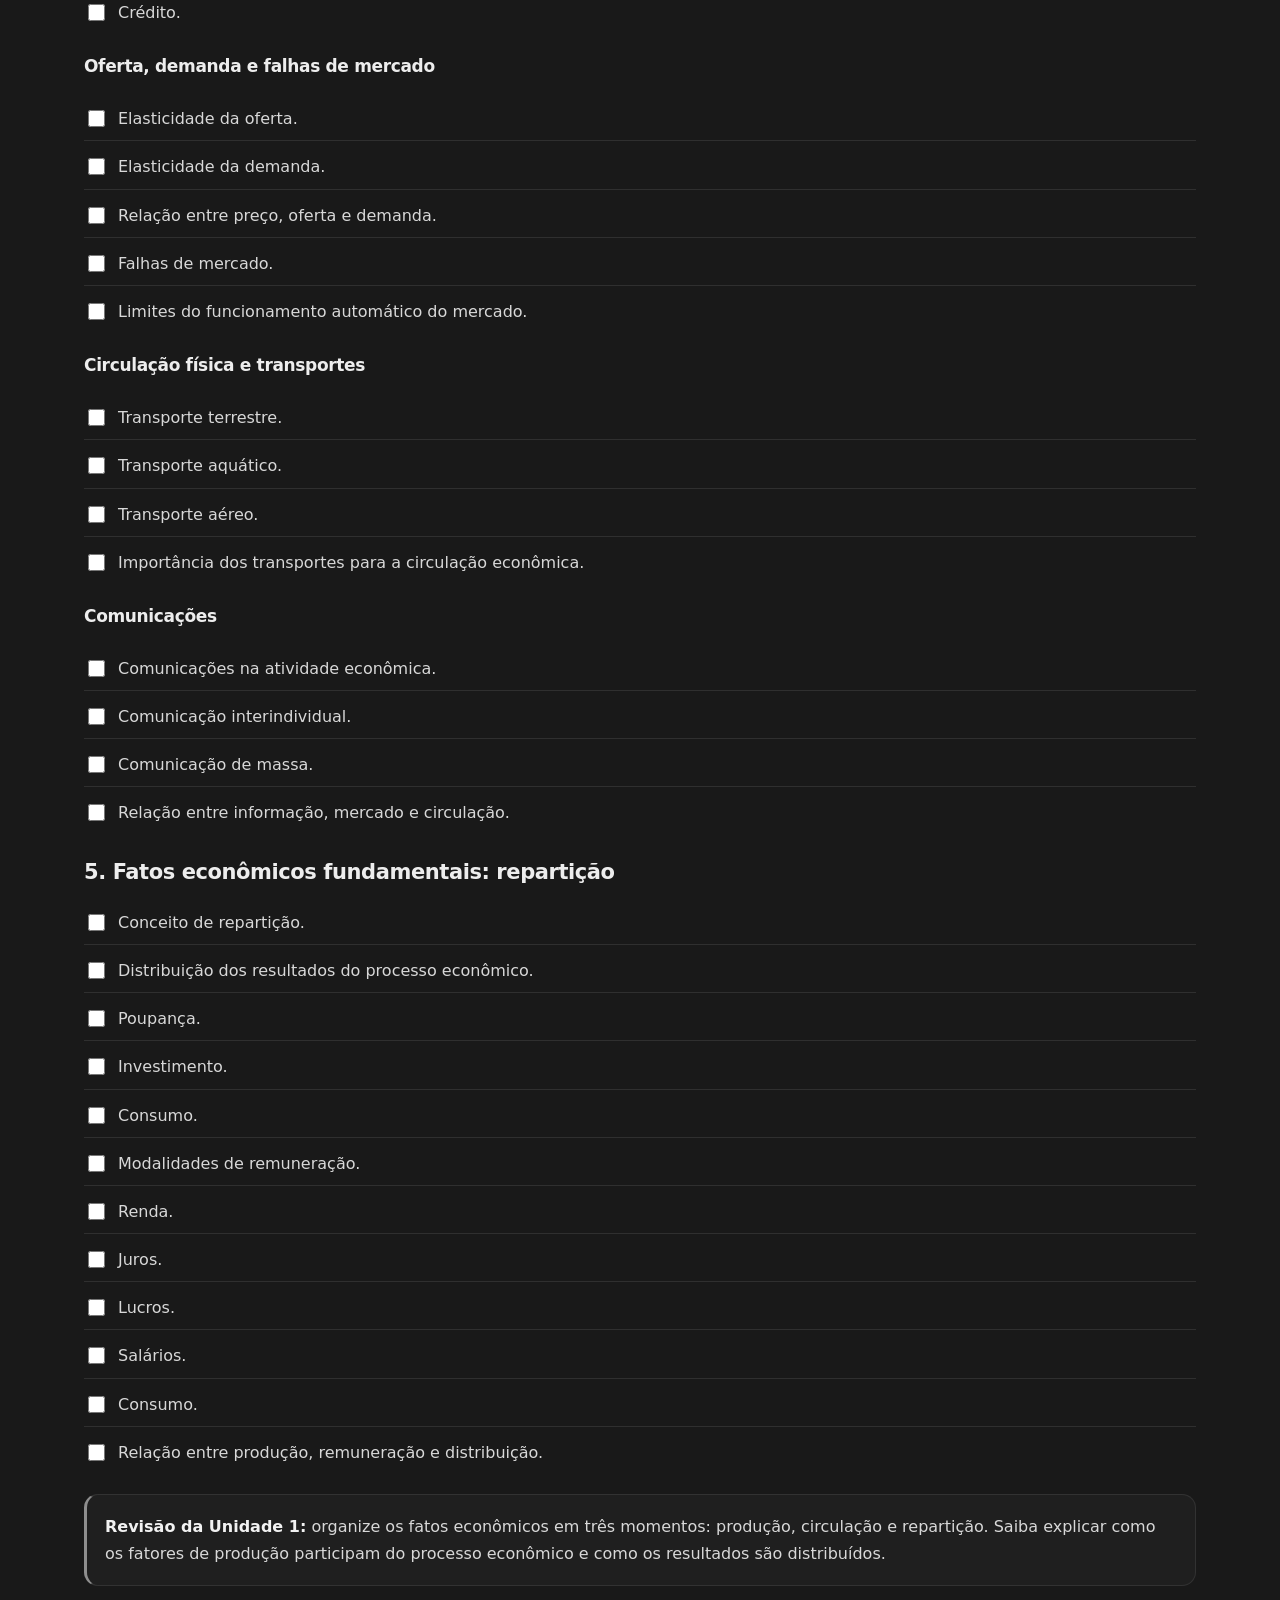
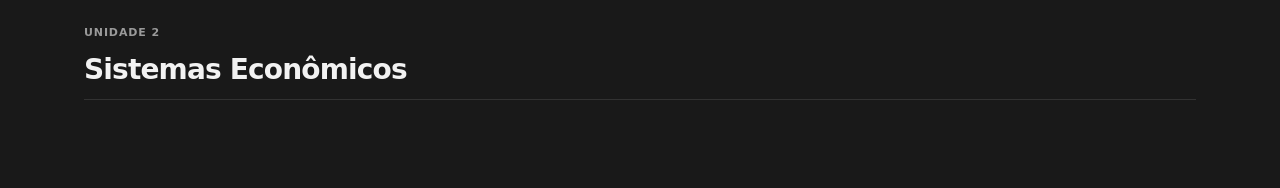
<file: guias/economia-politica.html>
<!DOCTYPE html>
<html lang="pt-BR">
<head>
  <meta charset="UTF-8">
  <meta name="viewport" content="width=device-width, initial-scale=1.0">
  <title>Guia de Estudos — Economia Política</title>

  <style>
    :root {
      --azul: #173f5f;
      --azul-escuro: #102c43;
      --azul-claro: #edf5fa;
      --dourado: #b47b2c;
      --dourado-claro: #fff7e8;
      --verde: #317653;
      --texto: #27343b;
      --cinza: #687780;
      --fundo: #eef1f3;
      --borda: #d7e0e5;
      --branco: #fff;
      --sombra: 0 8px 24px rgba(16, 44, 67, .11);
    }

    * {
      box-sizing: border-box;
    }

    html {
      scroll-behavior: smooth;
    }

    body {
      margin: 0;
      color: var(--texto);
      background: var(--fundo);
      font-family: Georgia, "Times New Roman", serif;
      line-height: 1.65;
    }

    .pagina {
      width: min(1160px, 100%);
      min-height: 100vh;
      margin: 0 auto;
      background: var(--branco);
      box-shadow: var(--sombra);
    }

    header {
      position: relative;
      overflow: hidden;
      padding: 65px 76px 62px;
      color: var(--branco);
      background:
        linear-gradient(135deg, rgba(16,44,67,.99), rgba(23,63,95,.95)),
        repeating-linear-gradient(
          45deg,
          transparent,
          transparent 12px,
          rgba(255,255,255,.04) 13px
        );
    }

    header::after {
      content: "EP";
      position: absolute;
      right: 42px;
      bottom: -27px;
      color: rgba(255,255,255,.09);
      font-family: Arial, sans-serif;
      font-size: 150px;
      font-weight: 900;
      letter-spacing: -12px;
    }

    .etiqueta {
      display: inline-block;
      position: relative;
      z-index: 1;
      margin-bottom: 18px;
      padding: 5px 14px;
      border: 1px solid rgba(255,255,255,.5);
      border-radius: 999px;
      font-family: Arial, sans-serif;
      font-size: 12px;
      font-weight: bold;
      letter-spacing: 1px;
      text-transform: uppercase;
    }

    header h1 {
      position: relative;
      z-index: 1;
      max-width: 850px;
      margin: 0 0 15px;
      color: #fff;
      font-size: clamp(36px, 5vw, 60px);
      line-height: 1.08;
    }

    header p {
      position: relative;
      z-index: 1;
      max-width: 820px;
      margin: 0;
      color: #e1edf4;
      font-size: 19px;
    }

    main {
      padding: 46px 76px 76px;
    }

    .informacoes {
      position: relative;
      z-index: 2;
      display: grid;
      grid-template-columns: repeat(4, 1fr);
      gap: 14px;
      margin: -82px 0 38px;
    }

    .info {
      padding: 17px 19px;
      border: 1px solid var(--borda);
      border-top: 4px solid var(--dourado);
      border-radius: 8px;
      background: #fff;
      box-shadow: var(--sombra);
    }

    .info strong {
      display: block;
      margin-bottom: 5px;
      color: var(--azul);
      font-family: Arial, sans-serif;
      font-size: 11px;
      letter-spacing: .8px;
      text-transform: uppercase;
    }

    .info span {
      font-size: 15px;
    }

    .progresso {
      position: sticky;
      z-index: 5;
      top: 0;
      display: flex;
      align-items: center;
      gap: 15px;
      margin: 0 -76px 34px;
      padding: 12px 76px;
      color: #fff;
      background: var(--azul-escuro);
      font-family: Arial, sans-serif;
      font-size: 13px;
    }

    .barra {
      width: 220px;
      height: 9px;
      overflow: hidden;
      border-radius: 999px;
      background: rgba(255,255,255,.25);
    }

    .barra-interna {
      width: 0%;
      height: 100%;
      border-radius: inherit;
      background: var(--dourado);
      transition: width .25s ease;
    }

    .limpar {
      margin-left: auto;
      padding: 6px 11px;
      border: 1px solid rgba(255,255,255,.45);
      border-radius: 5px;
      color: #fff;
      background: transparent;
      cursor: pointer;
      font-size: 12px;
    }

    .limpar:hover {
      background: rgba(255,255,255,.12);
    }

    .aviso {
      margin: 24px 0 36px;
      padding: 17px 22px;
      border-left: 5px solid var(--dourado);
      border-radius: 0 7px 7px 0;
      background: var(--dourado-claro);
    }

    .aviso strong {
      color: var(--azul);
    }

    .indice {
      margin-bottom: 48px;
      padding: 24px 28px;
      border: 1px solid #cbdae4;
      border-radius: 10px;
      background: var(--azul-claro);
    }

    .indice h2 {
      margin: 0 0 12px;
      color: var(--azul);
      font-size: 24px;
    }

    .indice ol {
      columns: 2;
      margin: 0;
      padding-left: 25px;
    }

    .indice li {
      margin: 5px 0;
      break-inside: avoid;
    }

    a {
      color: #155a86;
      text-decoration: none;
    }

    a:hover {
      text-decoration: underline;
    }

    section {
      margin-bottom: 56px;
      scroll-margin-top: 20px;
    }

    .titulo-secao {
      margin-bottom: 24px;
      padding-bottom: 11px;
      border-bottom: 2px solid var(--dourado);
    }

    .titulo-secao small {
      display: block;
      margin-bottom: 6px;
      color: var(--dourado);
      font-family: Arial, sans-serif;
      font-size: 12px;
      font-weight: bold;
      letter-spacing: 1px;
      text-transform: uppercase;
    }

    .titulo-secao h2 {
      margin: 0;
      color: var(--azul);
      font-size: 32px;
      line-height: 1.2;
    }

    h3 {
      margin: 29px 0 11px;
      color: var(--azul);
      font-size: 23px;
      line-height: 1.25;
    }

    h4 {
      margin: 20px 0 8px;
      color: var(--azul);
      font-size: 18px;
    }

    p {
      margin-top: 8px;
    }

    ul,
    ol {
      padding-left: 27px;
    }

    li {
      margin: 4px 0;
    }

    .checklist {
      padding-left: 0;
      list-style: none;
    }

    .checklist li {
      display: flex;
      align-items: flex-start;
      gap: 10px;
      padding: 6px 0;
      border-bottom: 1px dotted #dce2e5;
    }

    .checklist input {
      width: 16px;
      height: 16px;
      flex: 0 0 auto;
      margin-top: 6px;
      accent-color: var(--verde);
    }

    .bloco {
      margin: 18px 0;
      padding: 20px 23px;
      border: 1px solid var(--borda);
      border-radius: 8px;
      background: #fff;
    }

    .destaque {
      border-top: 5px solid var(--azul);
    }

    .colunas {
      display: grid;
      grid-template-columns: repeat(2, minmax(0, 1fr));
      gap: 21px;
    }

    .bibliografia {
      margin-top: 22px;
      padding: 19px 23px;
      border-left: 4px solid var(--azul);
      border-radius: 0 7px 7px 0;
      background: #f6fafc;
    }

    .bibliografia h3 {
      margin-top: 0;
      font-size: 21px;
    }

    .nota {
      color: var(--cinza);
      font-size: 14px;
    }

    table {
      width: 100%;
      margin: 19px 0 25px;
      border-collapse: collapse;
      font-size: 15px;
    }

    th {
      color: #fff;
      background: var(--azul);
      text-align: left;
      font-family: Arial, sans-serif;
      font-size: 13px;
    }

    th,
    td {
      padding: 11px 13px;
      border: 1px solid var(--borda);
      vertical-align: top;
    }

    tr:nth-child(even) td {
      background: #f8fafb;
    }

    .semana {
      display: grid;
      grid-template-columns: 100px 105px 1fr;
      gap: 18px;
      align-items: start;
      margin: 14px 0;
      padding: 18px;
      border: 1px solid var(--borda);
      border-radius: 8px;
      background: #fcfdfe;
    }

    .semana-numero {
      color: var(--dourado);
      font-family: Arial, sans-serif;
      font-size: 13px;
      font-weight: bold;
      letter-spacing: .5px;
      text-transform: uppercase;
    }

    .semana-data {
      color: var(--azul);
      font-family: Arial, sans-serif;
      font-size: 14px;
      font-weight: bold;
    }

    .semana-conteudo strong {
      display: block;
      margin-bottom: 4px;
      color: var(--azul);
      font-size: 18px;
    }

    .tag {
      display: inline-block;
      margin: 4px 5px 4px 0;
      padding: 3px 9px;
      border-radius: 999px;
      color: var(--azul);
      background: var(--azul-claro);
      font-family: Arial, sans-serif;
      font-size: 12px;
    }

    .tag.avaliacao {
      color: #8d5518;
      background: #fff0d8;
    }

    .tag.recuperacao {
      color: #7d3038;
      background: #f9e9eb;
    }

    .prioridades {
      display: grid;
      grid-template-columns: repeat(2, 1fr);
      gap: 11px 27px;
      padding: 0;
      list-style: none;
      counter-reset: prioridade;
    }

    .prioridades li {
      display: flex;
      align-items: flex-start;
      gap: 10px;
      counter-increment: prioridade;
    }

    .prioridades li::before {
      display: inline-grid;
      place-items: center;
      width: 26px;
      height: 26px;
      flex: 0 0 26px;
      margin-top: 2px;
      border-radius: 50%;
      background: var(--dourado);
      color: #fff;
      content: counter(prioridade);
      font-family: Arial, sans-serif;
      font-size: 13px;
      font-weight: bold;
    }

    footer {
      padding: 29px 76px;
      color: #e2edf3;
      background: var(--azul-escuro);
      font-size: 14px;
    }

    footer strong {
      color: #fff;
    }

    @media (max-width: 880px) {
      header {
        padding: 45px 25px 100px;
      }

      header::after {
        right: 15px;
        bottom: -8px;
        font-size: 95px;
      }

      main {
        padding: 30px 22px 55px;
      }

      .informacoes {
        grid-template-columns: repeat(2, 1fr);
        margin-top: -72px;
      }

      .colunas,
      .prioridades {
        grid-template-columns: 1fr;
      }

      .progresso {
        margin: 0 -22px 30px;
        padding: 11px 22px;
      }

      footer {
        padding: 25px 22px;
      }
    }

    @media (max-width: 620px) {
      .informacoes {
        grid-template-columns: 1fr;
      }

      .indice ol {
        columns: 1;
      }

      .semana {
        grid-template-columns: 1fr;
        gap: 3px;
      }

      .barra {
        width: 110px;
      }

      .titulo-secao h2 {
        font-size: 27px;
      }

      table {
        display: block;
        overflow-x: auto;
      }
    }

    @media print {
      body {
        background: #fff;
      }

      .pagina {
        width: 100%;
        box-shadow: none;
      }

      .progresso {
        position: static;
        margin: 0 0 25px;
        color: #000;
        background: #fff;
        border: 1px solid #ccc;
      }

      .barra,
      .limpar {
        display: none;
      }

      header {
        print-color-adjust: exact;
        -webkit-print-color-adjust: exact;
      }

      .bloco,
      .bibliografia,
      .aviso,
      .semana {
        break-inside: avoid;
      }

      a {
        color: #000;
      }
    }
  </style>

<style id="portal-estudos-integracao">
  .portal-estudos-voltar{position:fixed;right:18px;bottom:18px;z-index:9999;display:inline-flex;align-items:center;gap:8px;padding:11px 15px;border-radius:999px;background:#102c43;color:#fff!important;text-decoration:none!important;font:700 13px/1.2 Arial,sans-serif;box-shadow:0 9px 24px rgba(16,44,67,.24);border:1px solid rgba(255,255,255,.18)}
  .portal-estudos-voltar:hover{transform:translateY(-1px);background:#173f5f;text-decoration:none!important}
  @media(max-width:620px){.portal-estudos-voltar{right:12px;bottom:12px;padding:10px 13px;font-size:12px}}
  @media print{.portal-estudos-voltar{display:none!important}}
</style>
<style id="notion-dark-override">
  :root{--azul:#f2f2f2;--azul-2:#dfdfdf;--azul-claro:#202020;--dourado:#9d9d9d;--creme:#1f1f1f;--texto:#ededed;--cinza:#a4a4a4;--borda:#323232;--verde:#d9d9d9;--sombra:0 20px 40px rgba(0,0,0,.22)}
  html{scroll-behavior:smooth}
  body{background:#191919!important;color:var(--texto)!important;font-family:Inter,ui-sans-serif,system-ui,-apple-system,"Segoe UI",Roboto,Arial,sans-serif!important;line-height:1.7}
  .pagina{max-width:1160px!important;background:#191919!important;box-shadow:none!important}
  .portal-topbar{display:flex;align-items:center;justify-content:space-between;gap:14px;padding:18px 24px;border-bottom:1px solid var(--borda);background:#171717;position:sticky;top:0;z-index:20;backdrop-filter:blur(12px)}
  .portal-topbar .left{display:flex;align-items:center;gap:10px;min-width:0}
  .portal-topbar .mark{display:grid;place-items:center;width:32px;height:32px;border-radius:10px;background:#222;border:1px solid #333;color:#f3f3f3;font-size:12px;font-weight:800;letter-spacing:.06em}
  .portal-topbar strong{display:block;font-size:14px;letter-spacing:-.01em}
  .portal-topbar span{display:block;color:var(--cinza);font-size:12px}
  .portal-topbar .back-link{display:inline-flex;align-items:center;gap:8px;padding:10px 12px;border-radius:10px;border:1px solid var(--borda);background:#202020;color:#f0f0f0;text-decoration:none;font-weight:700;font-size:13px;white-space:nowrap}
  header{background:#1f1f1f!important;border:1px solid var(--borda);border-radius:20px;padding:42px 44px 36px!important;margin:22px 24px 0;overflow:hidden}
  header::after{display:none!important}
  .etiqueta{background:#222!important;border-color:#353535!important;color:#bdbdbd!important;font-family:Inter,ui-sans-serif,system-ui,sans-serif!important;font-weight:700!important;letter-spacing:.08em!important;padding:6px 10px!important}
  header h1{font-family:Inter,ui-sans-serif,system-ui,sans-serif!important;color:#f4f4f4!important;font-size:clamp(30px,4vw,46px)!important;line-height:1.1!important;letter-spacing:-.03em}
  header p{color:#d0d0d0!important;font-size:15px!important;max-width:860px!important}
  main{padding:24px 24px 50px!important}
  .informacoes,.meta{display:grid!important;grid-template-columns:repeat(auto-fit,minmax(180px,1fr))!important;gap:12px!important;margin:-36px 0 28px!important;position:relative;z-index:2}
  .info,.meta-card{background:#202020!important;border:1px solid var(--borda)!important;border-top:none!important;border-radius:14px!important;box-shadow:none!important;padding:16px 16px!important}
  .info strong,.meta-card strong{color:#8f8f8f!important;font-family:Inter,ui-sans-serif,system-ui,sans-serif!important;font-size:11px!important;letter-spacing:.08em!important;text-transform:uppercase!important;margin-bottom:6px!important}
  .info span,.meta-card span,.meta-card div:last-child{color:#f0f0f0!important;font-size:14px!important}
  .progresso{display:flex;flex-wrap:wrap;align-items:center;gap:12px;margin:0 0 24px;padding:16px 18px;background:#202020;border:1px solid var(--borda);border-radius:14px}
  .progresso p{margin:0;color:#d2d2d2;font-size:14px}
  .barra{flex:1 1 240px;height:8px;background:#2a2a2a;border-radius:999px;overflow:hidden}
  .barra-interna{height:100%!important;background:#ececec!important;border-radius:inherit!important}
  .botao-limpar,.limpar{border:1px solid var(--borda)!important;background:#242424!important;color:#ededed!important;border-radius:10px!important;padding:10px 12px!important;font-weight:700!important;cursor:pointer}
  .aviso{background:#1f1f1f!important;border:1px solid var(--borda)!important;border-left:3px solid #8e8e8e!important;color:#d8d8d8!important;border-radius:14px!important;padding:18px 18px!important;margin:20px 0 28px!important}
  .aviso strong{color:#f2f2f2!important}
  .indice{background:#202020!important;border:1px solid var(--borda)!important;border-radius:16px!important;padding:22px 22px!important;margin-bottom:28px!important}
  .indice h2{color:#f2f2f2!important;font-family:Inter,ui-sans-serif,system-ui,sans-serif!important;font-size:20px!important;margin:0 0 12px!important}
  .indice ol{columns:2;gap:22px}
  .indice a{color:#d7d7d7!important;text-decoration:none}
  .indice a:hover{text-decoration:underline}
  section{margin-bottom:38px!important}
  .titulo-secao,.secao-titulo{border-bottom:1px solid var(--borda)!important;padding-bottom:12px!important;margin-bottom:18px!important;display:flex;flex-direction:column;gap:4px}
  .titulo-secao small,.secao-titulo small,.numero{color:#9a9a9a!important;font-family:Inter,ui-sans-serif,system-ui,sans-serif!important;font-size:11px!important;letter-spacing:.08em!important;text-transform:uppercase!important;font-weight:700!important}
  .titulo-secao h2,.secao-titulo h2{color:#f2f2f2!important;font-family:Inter,ui-sans-serif,system-ui,sans-serif!important;font-size:28px!important;line-height:1.2!important;margin:0!important;letter-spacing:-.03em}
  h3,h4{color:#ededed!important;font-family:Inter,ui-sans-serif,system-ui,sans-serif!important;letter-spacing:-.02em}
  h3{font-size:21px!important;margin:24px 0 10px!important}
  h4{font-size:17px!important;margin:18px 0 8px!important}
  p,li,td,th,span,div{word-break:normal;overflow-wrap:anywhere}
  p{color:#d2d2d2!important}
  ul,ol{padding-left:24px}
  li{color:#d8d8d8!important}
  .bloco,.bloco-destaque,.destaque,.bibliografia,.link-material{background:#202020!important;border:1px solid var(--borda)!important;border-radius:14px!important;padding:18px 18px!important;box-shadow:none!important}
  .bibliografia{border-left:3px solid #8d8d8d!important;background:#1f1f1f!important}
  .bibliografia h3{margin-top:0!important}
  .nota{color:#a5a5a5!important}
  .termo{color:#f1f1f1!important}
  .checklist{list-style:none;padding-left:0}
  .checklist li,.lista-estudo li{display:flex;align-items:flex-start;gap:10px;padding:8px 0;border-bottom:1px solid #2f2f2f!important}
  .checklist li:last-child,.lista-estudo li:last-child{border-bottom:none!important}
  .checklist input{width:17px;height:17px;margin-top:5px;accent-color:#e6e6e6}
  table{width:100%;border-collapse:collapse;background:#202020;border:1px solid var(--borda)!important;border-radius:14px!important;overflow:hidden}
  th{background:#232323!important;color:#f3f3f3!important;font-family:Inter,ui-sans-serif,system-ui,sans-serif!important;font-size:12px!important;letter-spacing:.04em;text-transform:uppercase}
  td,th{border:1px solid var(--borda)!important;padding:11px 12px!important;color:#d7d7d7!important}
  tr:nth-child(even) td{background:#1d1d1d!important}
  .prioridades,.colunas{display:grid;grid-template-columns:repeat(2,minmax(0,1fr));gap:14px 18px}
  .prioridades li::before{background:#333!important;color:#fff!important;font-family:Inter,ui-sans-serif,system-ui,sans-serif!important}
  a{color:#f0f0f0!important}
  a:hover{text-decoration:underline}
  footer{background:#171717!important;border-top:1px solid var(--borda)!important;color:#adadad!important;padding:22px 24px!important;font-family:Inter,ui-sans-serif,system-ui,sans-serif!important}
  footer strong{color:#f2f2f2!important}
  .portal-estudos-voltar{background:#efefef!important;color:#151515!important;border:1px solid #efefef!important;box-shadow:0 14px 28px rgba(0,0,0,.25)!important;padding:11px 15px!important;font:700 13px/1.2 Inter,ui-sans-serif,system-ui,sans-serif!important}
  .portal-estudos-voltar:hover{background:#ffffff!important;color:#111!important;transform:translateY(-1px)}
  .link-material{display:inline-flex!important;align-items:center;gap:8px;padding:10px 12px!important;text-decoration:none!important}
  @media (max-width:850px){header{margin:16px 16px 0;padding:30px 22px!important}main{padding:20px 16px 42px!important}.portal-topbar{padding:14px 16px}.informacoes,.meta{grid-template-columns:1fr 1fr!important;margin-top:-22px!important}.indice ol{columns:1}.prioridades,.colunas{grid-template-columns:1fr!important}footer{padding:18px 16px!important}}
  @media (max-width:560px){.informacoes,.meta{grid-template-columns:1fr!important}.portal-topbar{flex-direction:column;align-items:flex-start}.portal-topbar .back-link{width:100%;justify-content:center}}
  @media print{body{background:#fff!important;color:#000!important}.portal-topbar,.portal-estudos-voltar{display:none!important}.pagina{background:#fff!important}header,.bloco,.bibliografia,.aviso,.indice,.info,.meta-card{border-color:#bbb!important;background:#fff!important;color:#000!important;box-shadow:none!important}}
</style>
  <link rel="stylesheet" href="../assets/guide-enhancements.css">
</head>

<body>
  <div class="pagina">
    <div class="portal-topbar">
      <div class="left">
        <div class="mark">EP</div>
        <div><strong>Economia Política</strong><span>Modo escuro • Progresso salvo no navegador</span></div>
      </div>
      <a class="back-link" href="../index.html">← Voltar ao Portal</a>
    </div>


    <header>
      <span class="etiqueta">Guia completo de estudos</span>

      <h1>Economia Política</h1>

      <p>
        Conteúdos programáticos, conceitos fundamentais, bibliografia,
        cronograma de estudos, avaliações e checklist organizados com base no
        plano de ensino da disciplina.
      </p>
    </header>

    <main>

      <div class="informacoes">
        <div class="info">
          <strong>Código</strong>
          <span>DIR04019</span>
        </div>

        <div class="info">
          <strong>Período</strong>
          <span>2026/2</span>
        </div>

        <div class="info">
          <strong>Professor</strong>
          <span>Ricardo Antonio Lucas Camargo</span>
        </div>

        <div class="info">
          <strong>Carga horária</strong>
          <span>30 horas — 2 créditos</span>
        </div>
      </div>

      <div class="progresso">
        <span id="textoProgresso">0% concluído</span>

        <div class="barra">
          <div class="barra-interna" id="barraInterna"></div>
        </div>

        <span id="contador">0 de 0 itens</span>

        <button class="limpar" onclick="limparProgresso()">
          Limpar progresso
        </button>
      </div>

      <div class="aviso">
        <strong>Como utilizar:</strong>
        estude as unidades na ordem, leia a bibliografia indicada, revise os
        conceitos econômicos e jurídicos e marque cada item concluído. Para
        salvar este documento em PDF, use a opção “Imprimir” do navegador.
      </div>

      <div class="aviso" style="display:flex;align-items:center;justify-content:space-between;gap:16px;flex-wrap:wrap">
        <div><strong>Atlas de Economia Política:</strong> explore autores, correntes, cronologia, obras, capas e relações intelectuais em um mapa interativo.</div>
        <a class="link-material" href="../atlas-economia-politica.html" style="white-space:nowrap">Abrir Atlas de Economia Política →</a>
      </div>

      <nav class="indice">
        <h2>Índice</h2>

        <ol>
          <li><a href="#identificacao">Identificação da disciplina</a></li>
          <li><a href="#sumula">Súmula e objetivo</a></li>
          <li><a href="#unidade-1">Unidade 1 — Fundamentos da Economia</a></li>
          <li><a href="#unidade-2">Unidade 2 — Sistemas Econômicos</a></li>
          <li><a href="#unidade-3">Unidade 3 — Economia Internacional</a></li>
          <li><a href="#unidade-4">Unidade 4 — Economia Política e Direito Econômico</a></li>
          <li><a href="#cronograma">Organização por semanas</a></li>
          <li><a href="#metodologia">Metodologia e aprendizagem</a></li>
          <li><a href="#avaliacao">Avaliações e recuperação</a></li>
          <li><a href="#bibliografia">Bibliografia</a></li>
          <li><a href="#prioridades">Prioridades de estudo</a></li>
          <li><a href="#checklist">Checklist final</a></li>
        </ol>
      </nav>

      <section id="identificacao">
        <div class="titulo-secao">
          <small>Informações gerais</small>
          <h2>Identificação da disciplina</h2>
        </div>

        <table>
          <tbody>
            <tr>
              <th>Instituição</th>
              <td>Faculdade de Direito</td>
            </tr>

            <tr>
              <th>Departamento</th>
              <td>Departamento de Direito Econômico e do Trabalho</td>
            </tr>

            <tr>
              <th>Disciplina</th>
              <td>Economia Política — Turma A</td>
            </tr>

            <tr>
              <th>Código</th>
              <td>DIR04019</td>
            </tr>

            <tr>
              <th>Período letivo</th>
              <td>2026/2</td>
            </tr>

            <tr>
              <th>Início de validade</th>
              <td>2025/1</td>
            </tr>

            <tr>
              <th>Professor responsável</th>
              <td>Ricardo Antonio Lucas Camargo</td>
            </tr>

            <tr>
              <th>Sigla</th>
              <td>DIR04019</td>
            </tr>

            <tr>
              <th>Créditos</th>
              <td>2</td>
            </tr>

            <tr>
              <th>Carga horária teórica</th>
              <td>30 horas</td>
            </tr>

            <tr>
              <th>Carga horária prática</th>
              <td>0 horas</td>
            </tr>

            <tr>
              <th>Carga horária total</th>
              <td>30 horas</td>
            </tr>

            <tr>
              <th>Pré-requisito</th>
              <td>Nenhum pré-requisito</td>
            </tr>

            <tr>
              <th>Natureza</th>
              <td>Disciplina obrigatória</td>
            </tr>
          </tbody>
        </table>
      </section>

      <section id="sumula">
        <div class="titulo-secao">
          <small>Apresentação</small>
          <h2>Súmula e objetivo</h2>
        </div>

        <div class="bloco destaque">
          <h3>Súmula da disciplina</h3>

          <p>
            Estudo do sistema econômico capitalista, sua formação e evolução;
            do liberalismo econômico e da fase mercantilista; da combinação
            dos fatores da produção; da teoria do valor; e das categorias
            econômicas de renda, juro, lucro e salário.
          </p>

          <p>
            A disciplina também aborda concorrência perfeita e mercados
            imperfeitos, formação dos preços, funcionamento do mercado,
            industrialização tardia, internacionalização da economia e
            participação do Estado no processo econômico.
          </p>

          <p>
            Inclui ainda a ordem econômica internacional, a política econômica,
            o crescimento, o desenvolvimento e as relações entre Economia
            Política e Direito Econômico.
          </p>
        </div>

        <div class="bloco">
          <h3>Objetivo</h3>

          <p>
            Proporcionar aos alunos acesso às informações dos principais autores
            da Ciência Econômica, relacionando suas ideias aos conteúdos
            desenvolvidos ao longo do curso de Direito.
          </p>
        </div>

        <h3>Currículos abrangidos</h3>

        <ul class="checklist">
          <li><input type="checkbox">Ciências Jurídicas e Sociais — Diurno.</li>
          <li><input type="checkbox">Ciências Jurídicas e Sociais — Noturno.</li>
          <li><input type="checkbox">Etapa aconselhada: 1.</li>
          <li><input type="checkbox">Pré-requisito: nenhum.</li>
          <li><input type="checkbox">Natureza: obrigatória.</li>
        </ul>
      </section>

      <section id="unidade-1">
        <div class="titulo-secao">
          <small>Unidade 1</small>
          <h2>Fundamentos da Economia</h2>
        </div>

        <div class="bloco destaque">
          <h3>Objetivo da unidade</h3>

          <p>
            Compreender as noções fundamentais da Economia, os fatos econômicos
            básicos e o funcionamento dos processos de produção, circulação e
            repartição.
          </p>
        </div>

        <h3>1. Apresentação e noções fundamentais</h3>

        <ul class="checklist">
          <li><input type="checkbox">Apresentação da disciplina.</li>
          <li><input type="checkbox">Programa da disciplina.</li>
          <li><input type="checkbox">Bibliografia.</li>
          <li><input type="checkbox">Noções fundamentais da Economia.</li>
          <li><input type="checkbox">Aplicações da Economia ao Direito.</li>
          <li><input type="checkbox">Relação entre Economia e Direito Econômico.</li>
        </ul>

        <h3>2. Necessidade, bem, utilidade, valor e interesse</h3>

        <ul class="checklist">
          <li><input type="checkbox">Necessidade.</li>
          <li><input type="checkbox">Bem econômico.</li>
          <li><input type="checkbox">Utilidade.</li>
          <li><input type="checkbox">Valor.</li>
          <li><input type="checkbox">Interesse.</li>
          <li><input type="checkbox">Relação entre necessidades humanas e atividade econômica.</li>
        </ul>

        <h3>3. Fatos econômicos fundamentais: produção</h3>

        <ul class="checklist">
          <li><input type="checkbox">Conceito de produção.</li>
          <li><input type="checkbox">Fatores de produção.</li>
          <li><input type="checkbox">Recursos naturais.</li>
          <li><input type="checkbox">Trabalho.</li>
          <li><input type="checkbox">Capital.</li>
          <li><input type="checkbox">Organização.</li>
          <li><input type="checkbox">Combinação dos fatores de produção.</li>
          <li><input type="checkbox">Relação entre recursos, produção e desenvolvimento econômico.</li>
        </ul>

        <h3>4. Fatos econômicos fundamentais: circulação</h3>

        <h4>Circulação econômica e circulação física</h4>

        <ul class="checklist">
          <li><input type="checkbox">Conceito de circulação econômica.</li>
          <li><input type="checkbox">Conceito de circulação física.</li>
          <li><input type="checkbox">Diferença entre circulação econômica e física.</li>
          <li><input type="checkbox">Mercado.</li>
          <li><input type="checkbox">Preços.</li>
          <li><input type="checkbox">Concorrência.</li>
          <li><input type="checkbox">Moeda.</li>
          <li><input type="checkbox">Inflação.</li>
          <li><input type="checkbox">Crédito.</li>
        </ul>

        <h4>Oferta, demanda e falhas de mercado</h4>

        <ul class="checklist">
          <li><input type="checkbox">Elasticidade da oferta.</li>
          <li><input type="checkbox">Elasticidade da demanda.</li>
          <li><input type="checkbox">Relação entre preço, oferta e demanda.</li>
          <li><input type="checkbox">Falhas de mercado.</li>
          <li><input type="checkbox">Limites do funcionamento automático do mercado.</li>
        </ul>

        <h4>Circulação física e transportes</h4>

        <ul class="checklist">
          <li><input type="checkbox">Transporte terrestre.</li>
          <li><input type="checkbox">Transporte aquático.</li>
          <li><input type="checkbox">Transporte aéreo.</li>
          <li><input type="checkbox">Importância dos transportes para a circulação econômica.</li>
        </ul>

        <h4>Comunicações</h4>

        <ul class="checklist">
          <li><input type="checkbox">Comunicações na atividade econômica.</li>
          <li><input type="checkbox">Comunicação interindividual.</li>
          <li><input type="checkbox">Comunicação de massa.</li>
          <li><input type="checkbox">Relação entre informação, mercado e circulação.</li>
        </ul>

        <h3>5. Fatos econômicos fundamentais: repartição</h3>

        <ul class="checklist">
          <li><input type="checkbox">Conceito de repartição.</li>
          <li><input type="checkbox">Distribuição dos resultados do processo econômico.</li>
          <li><input type="checkbox">Poupança.</li>
          <li><input type="checkbox">Investimento.</li>
          <li><input type="checkbox">Consumo.</li>
          <li><input type="checkbox">Modalidades de remuneração.</li>
          <li><input type="checkbox">Renda.</li>
          <li><input type="checkbox">Juros.</li>
          <li><input type="checkbox">Lucros.</li>
          <li><input type="checkbox">Salários.</li>
          <li><input type="checkbox">Consumo.</li>
          <li><input type="checkbox">Relação entre produção, remuneração e distribuição.</li>
        </ul>

        <div class="aviso">
          <strong>Revisão da Unidade 1:</strong>
          organize os fatos econômicos em três momentos: produção, circulação
          e repartição. Saiba explicar como os fatores de produção participam
          do processo econômico e como os resultados são distribuídos.
        </div>
      </section>

      <section id="unidade-2">
        <div class="titulo-secao">
          <small>Unidade 2</small>
          <h2>Sistemas Econômicos</h2>
        </div>
</file>
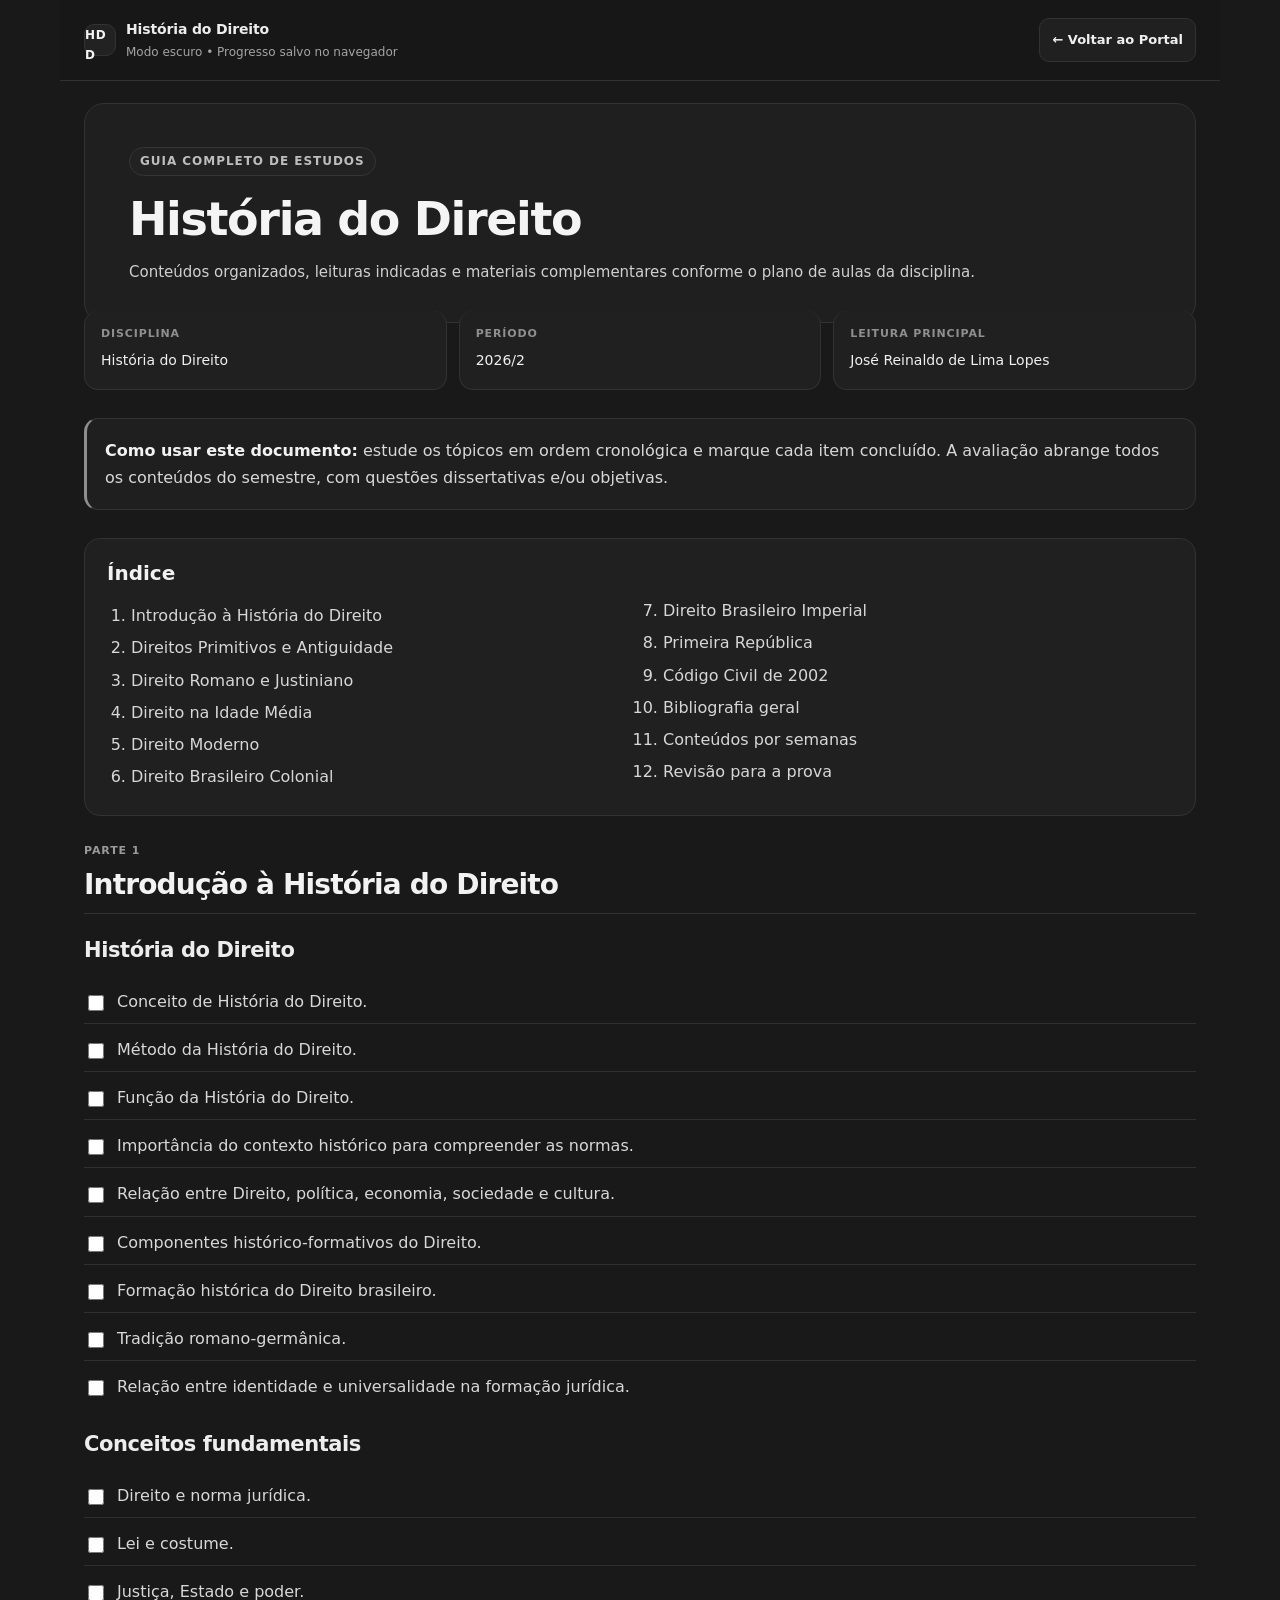
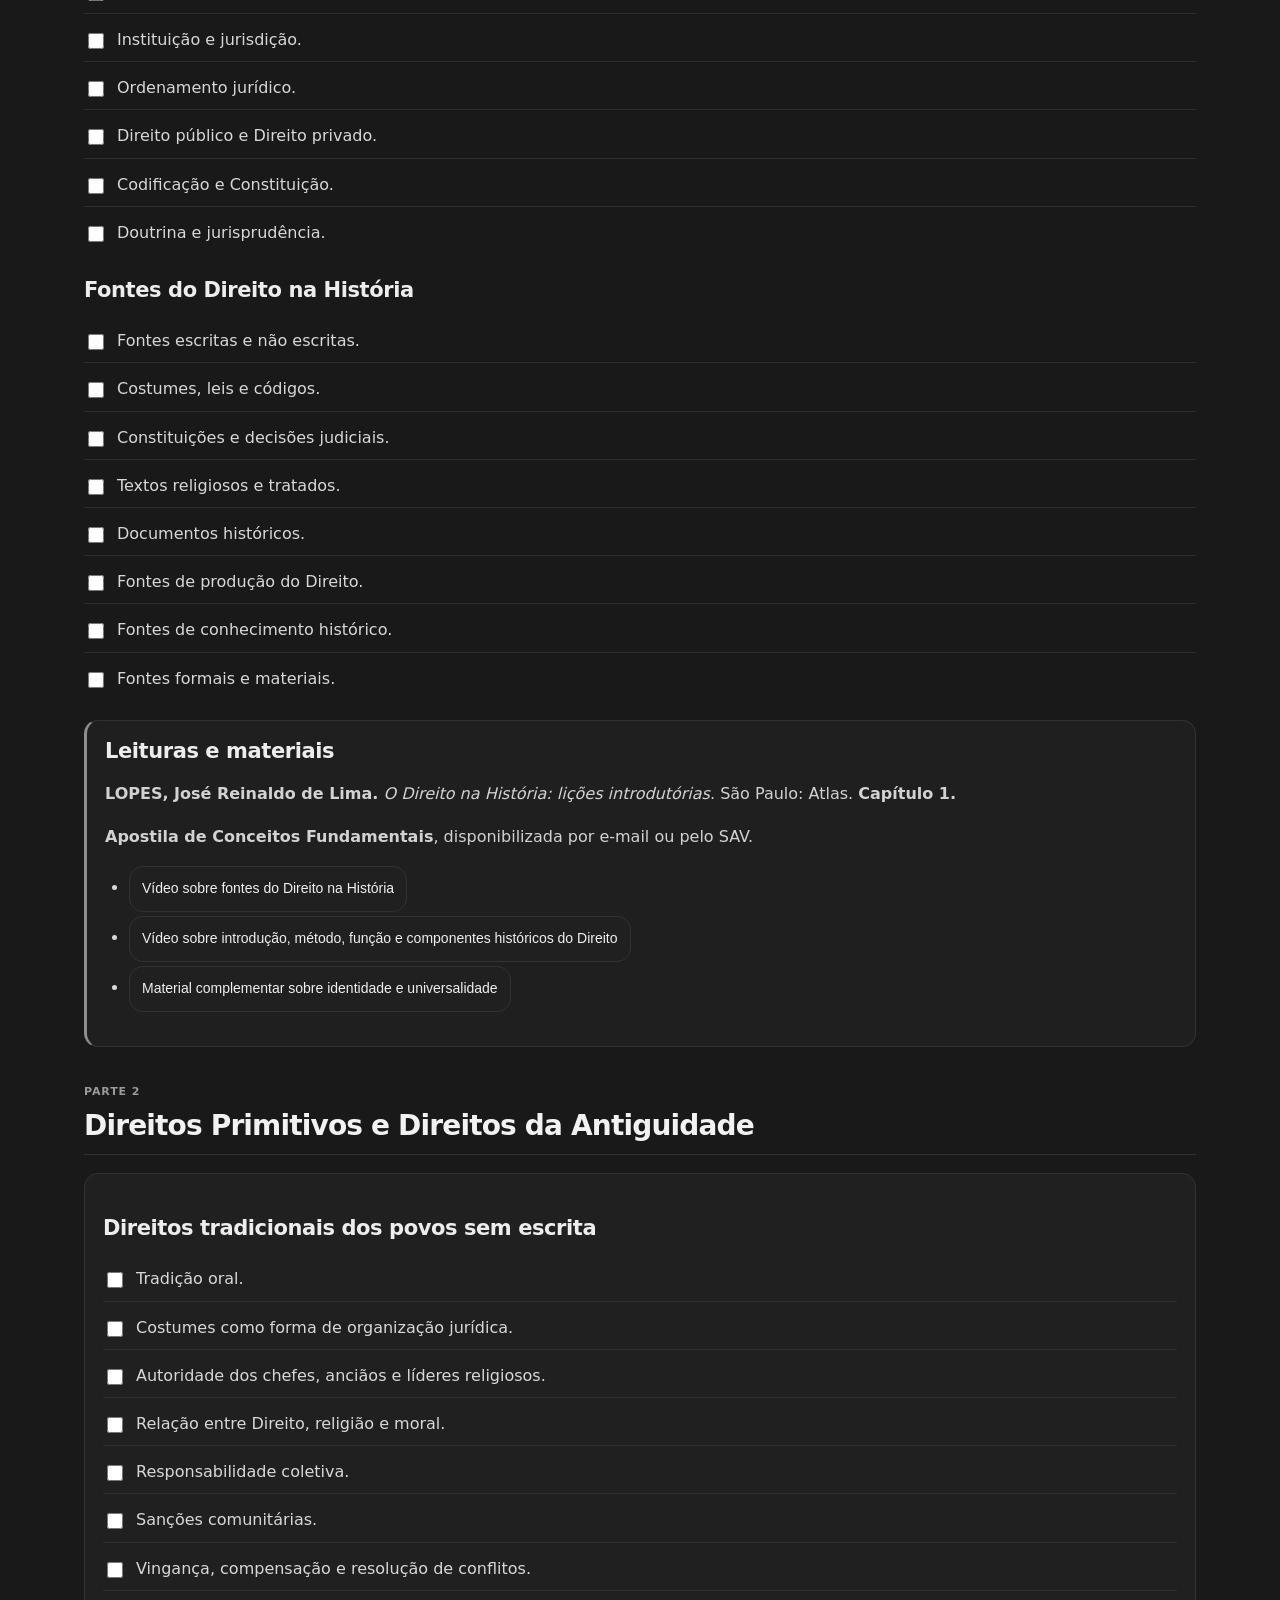
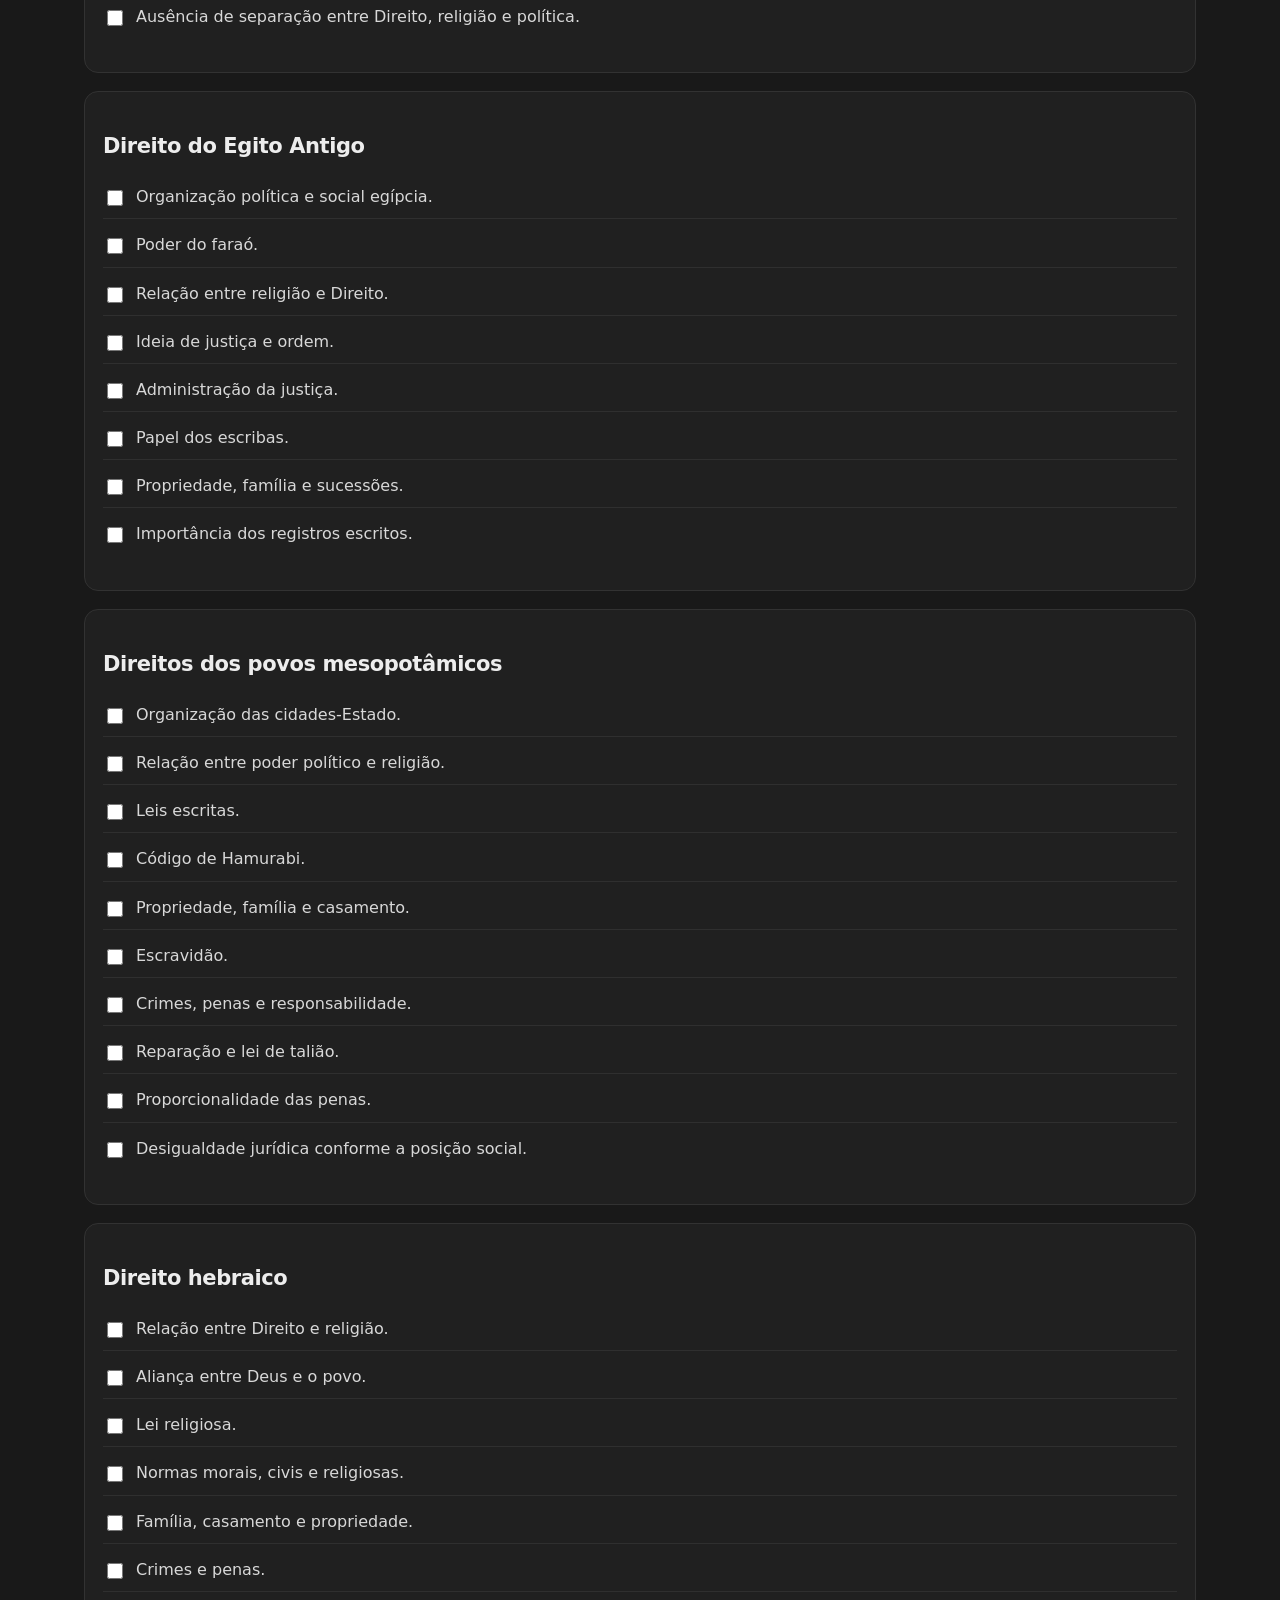
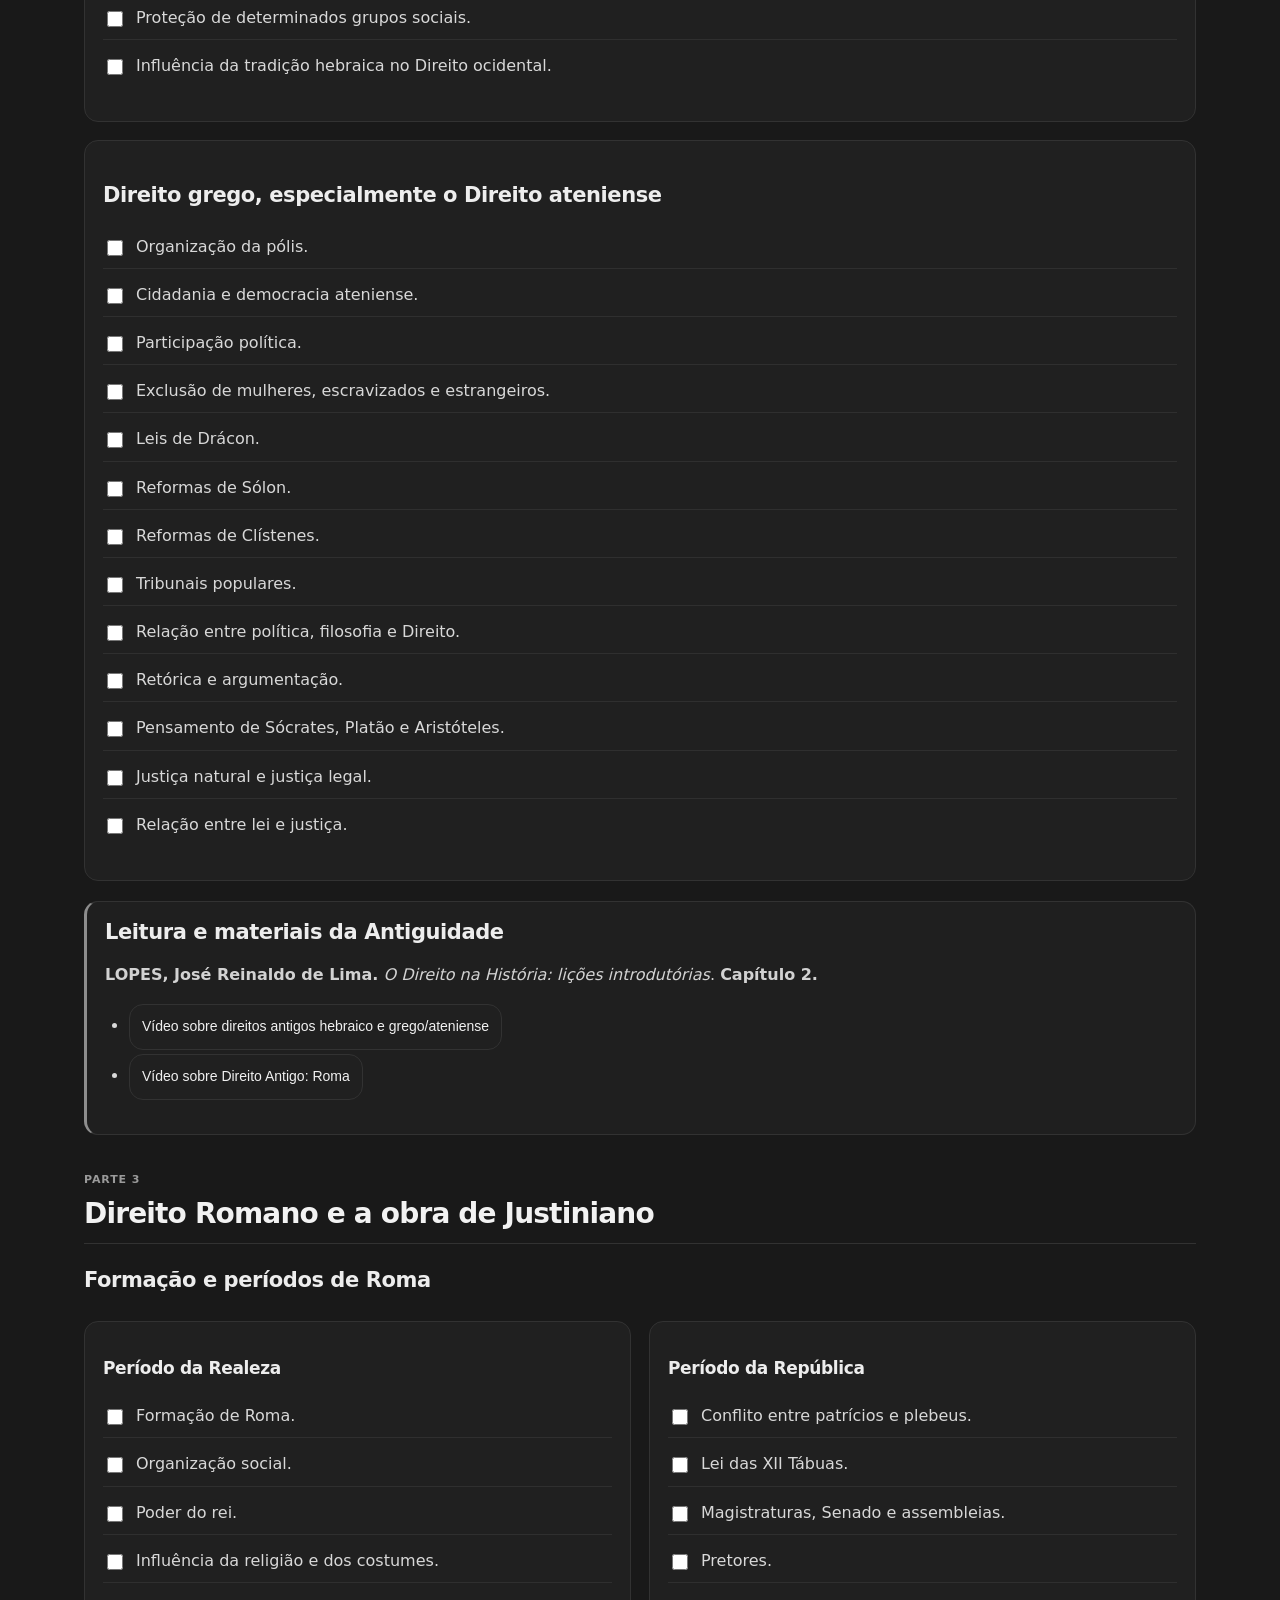
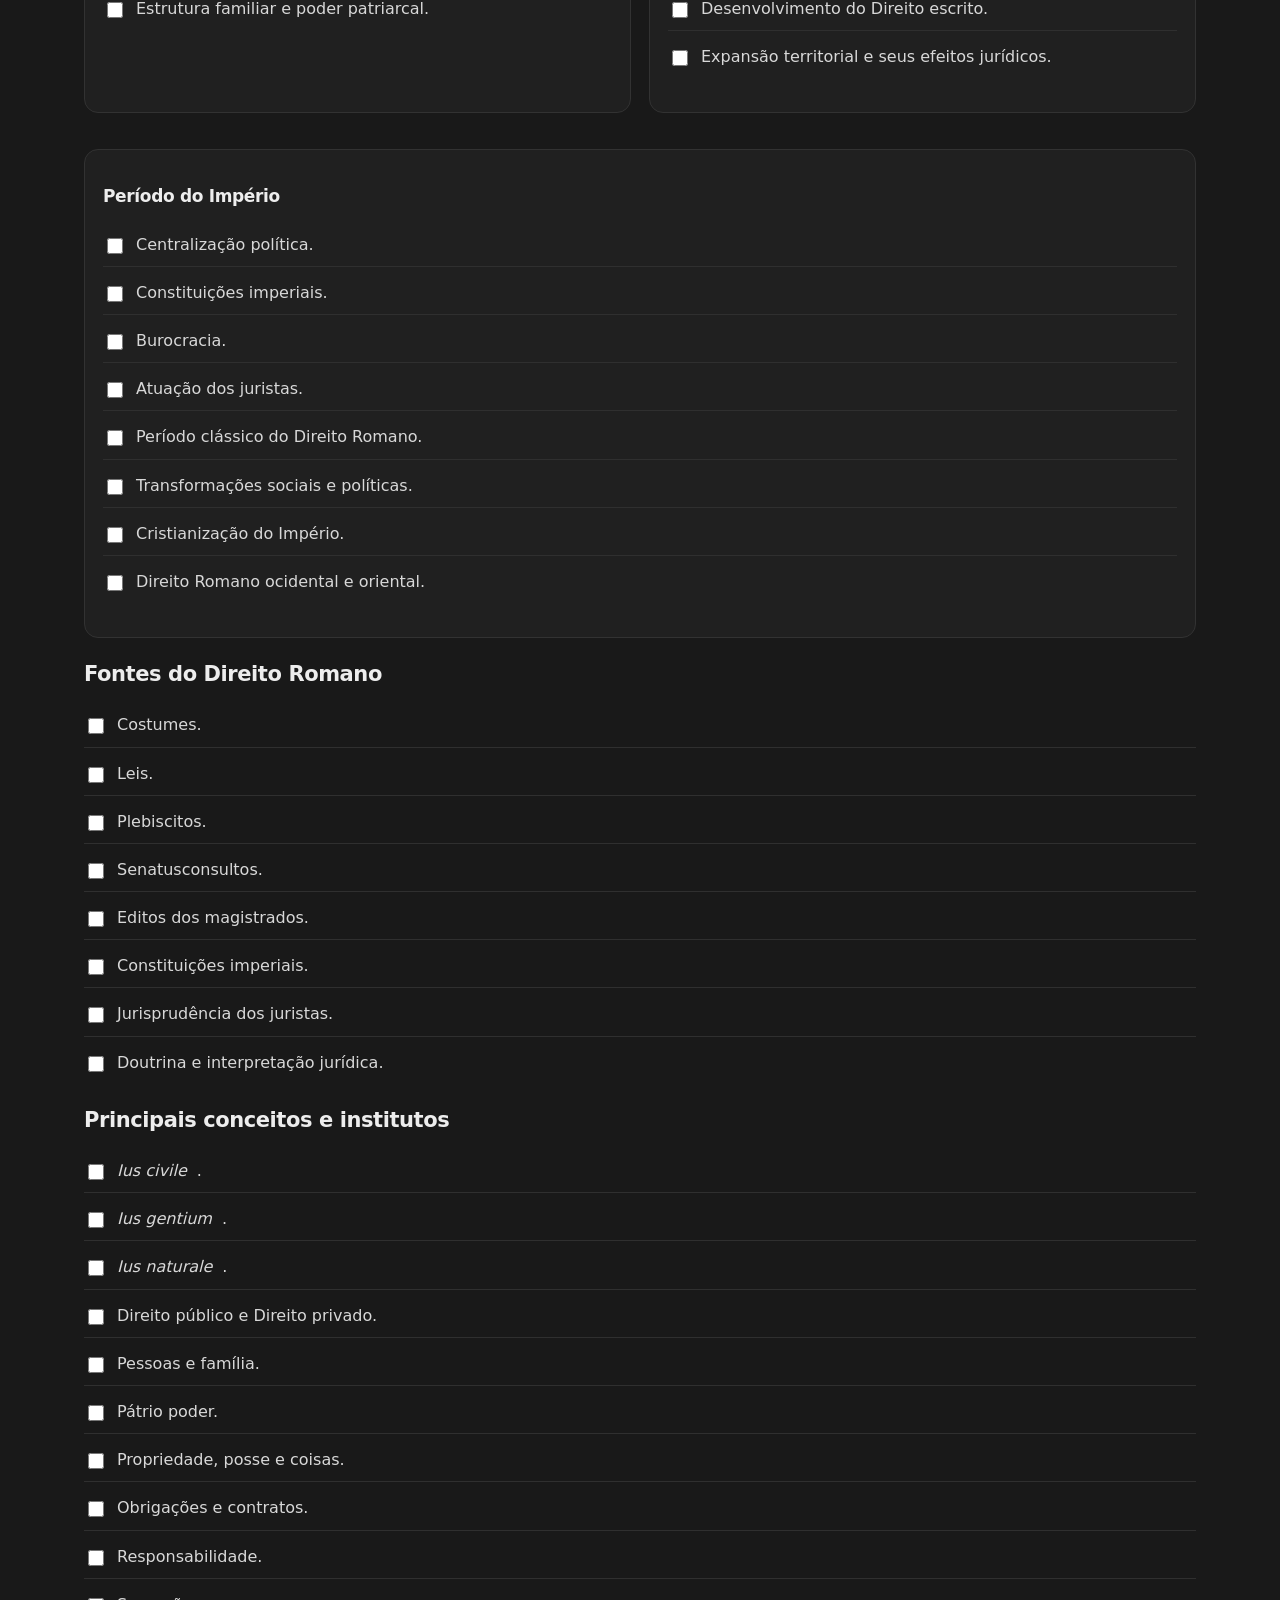
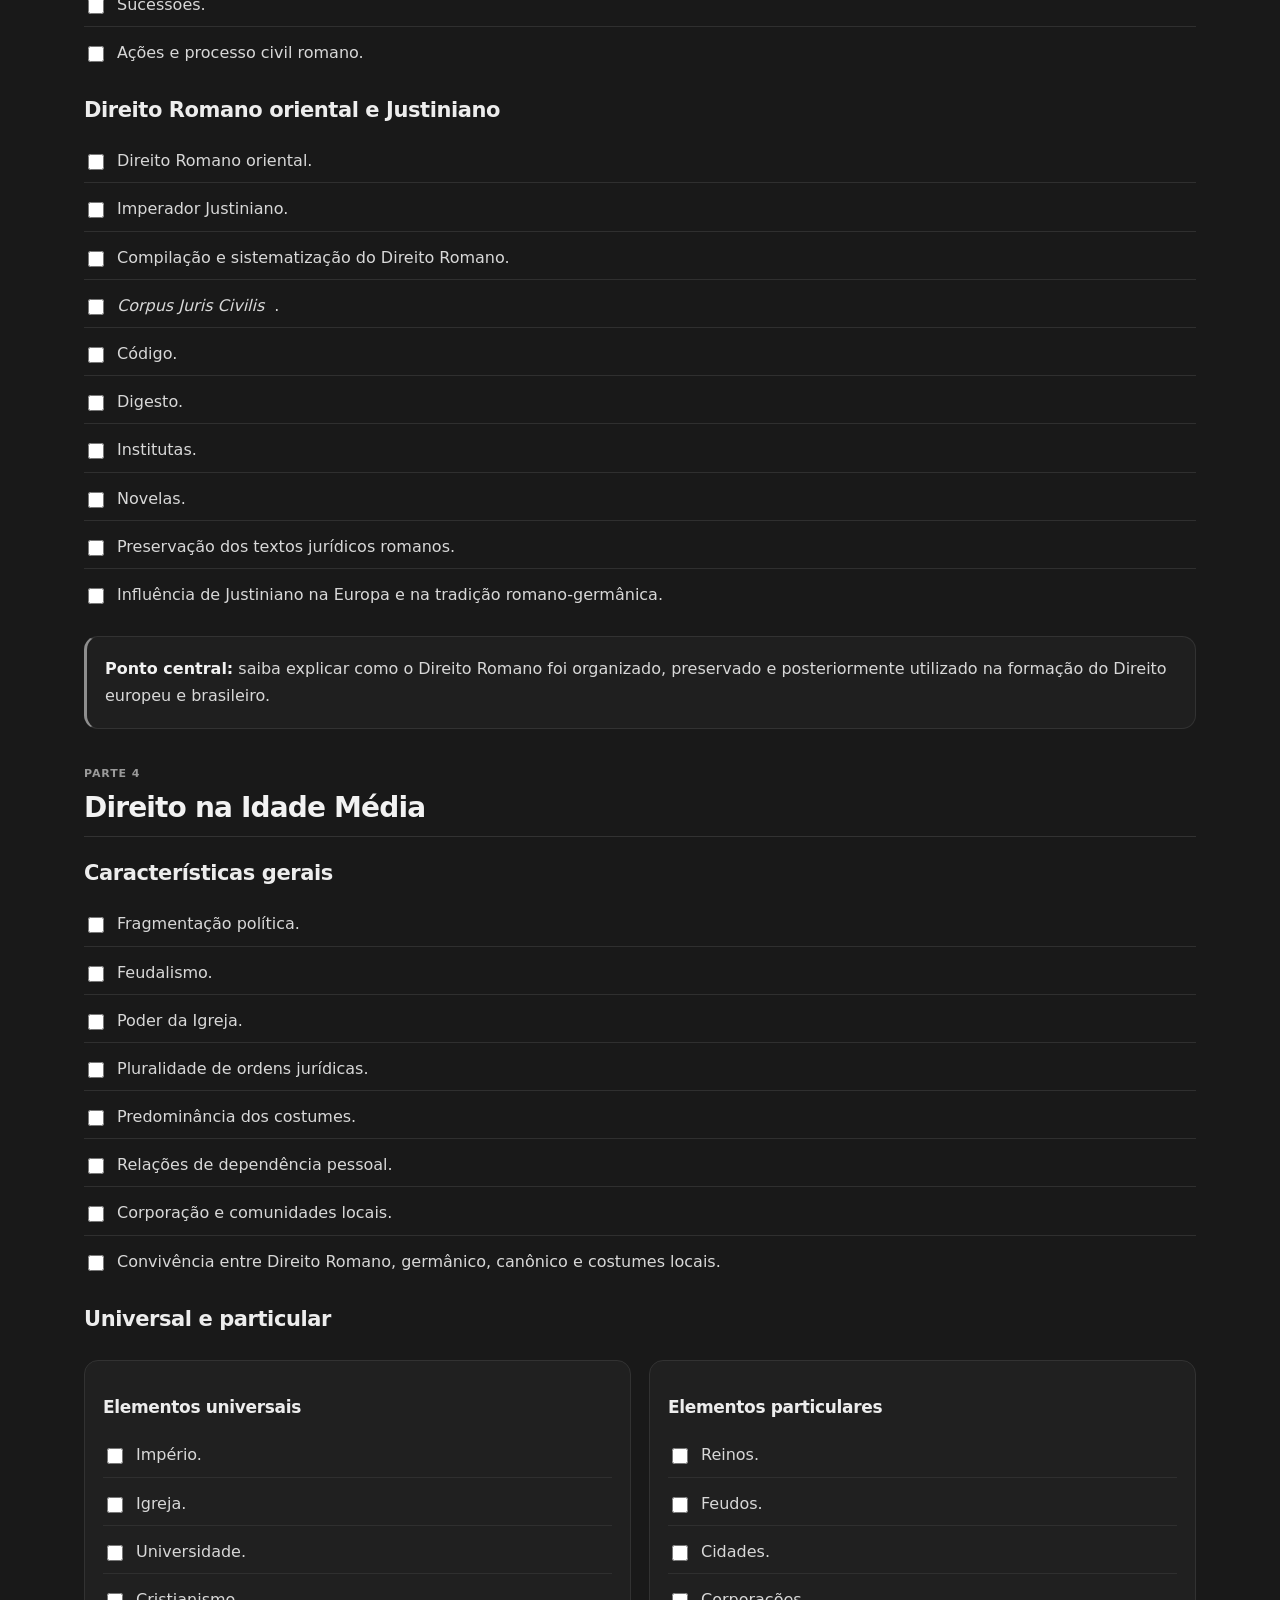
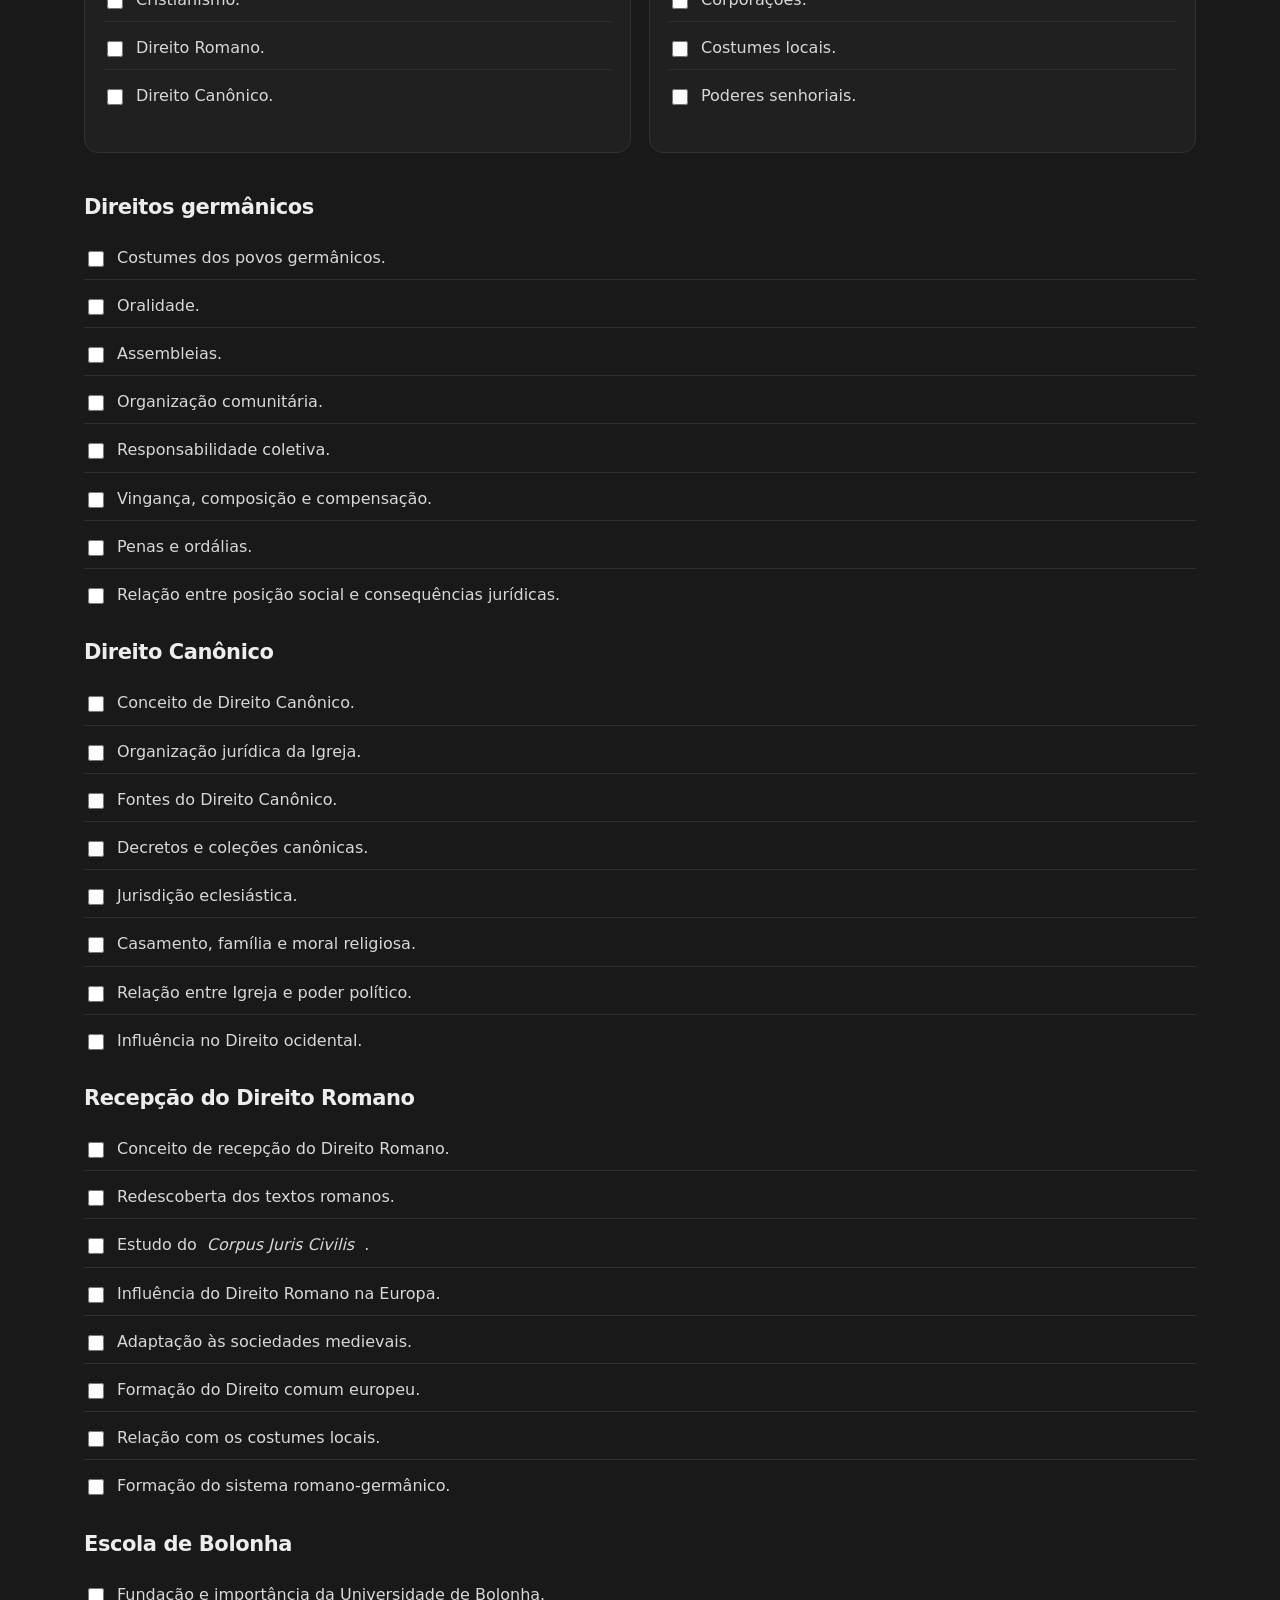
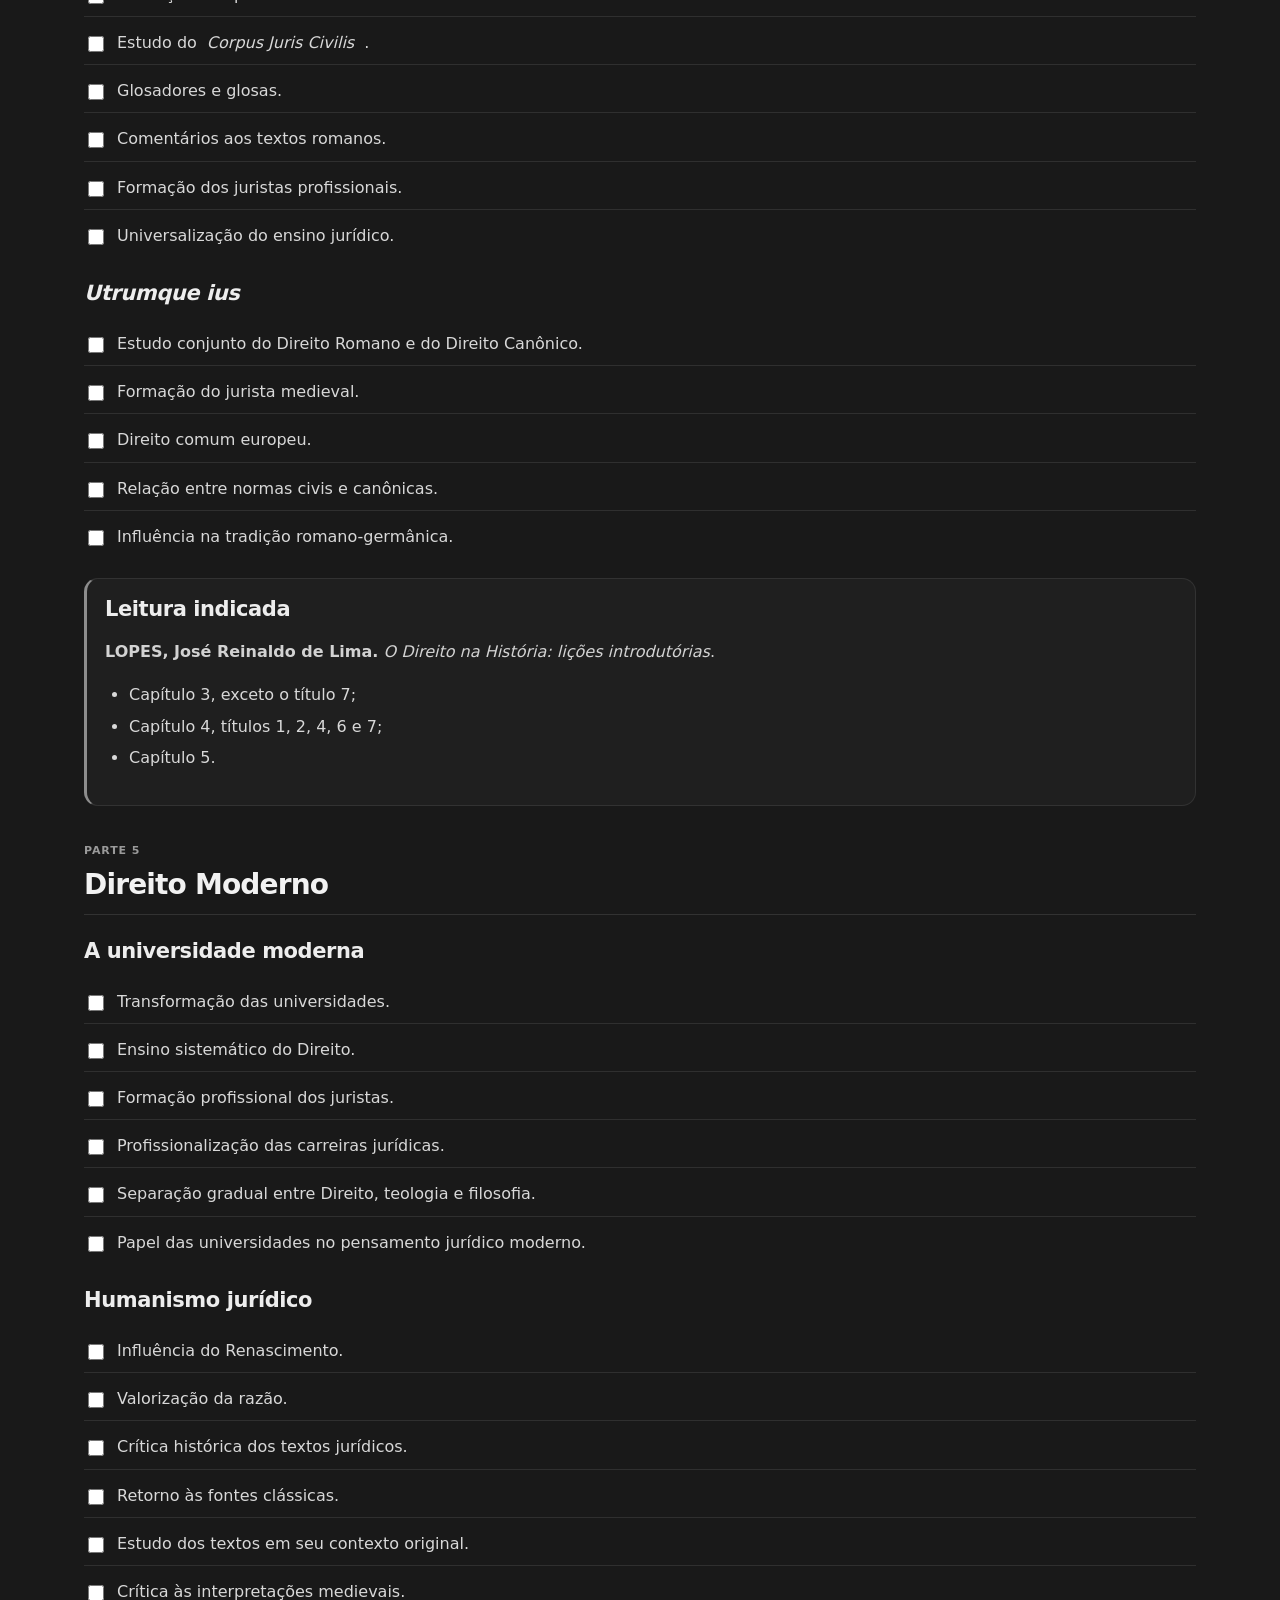
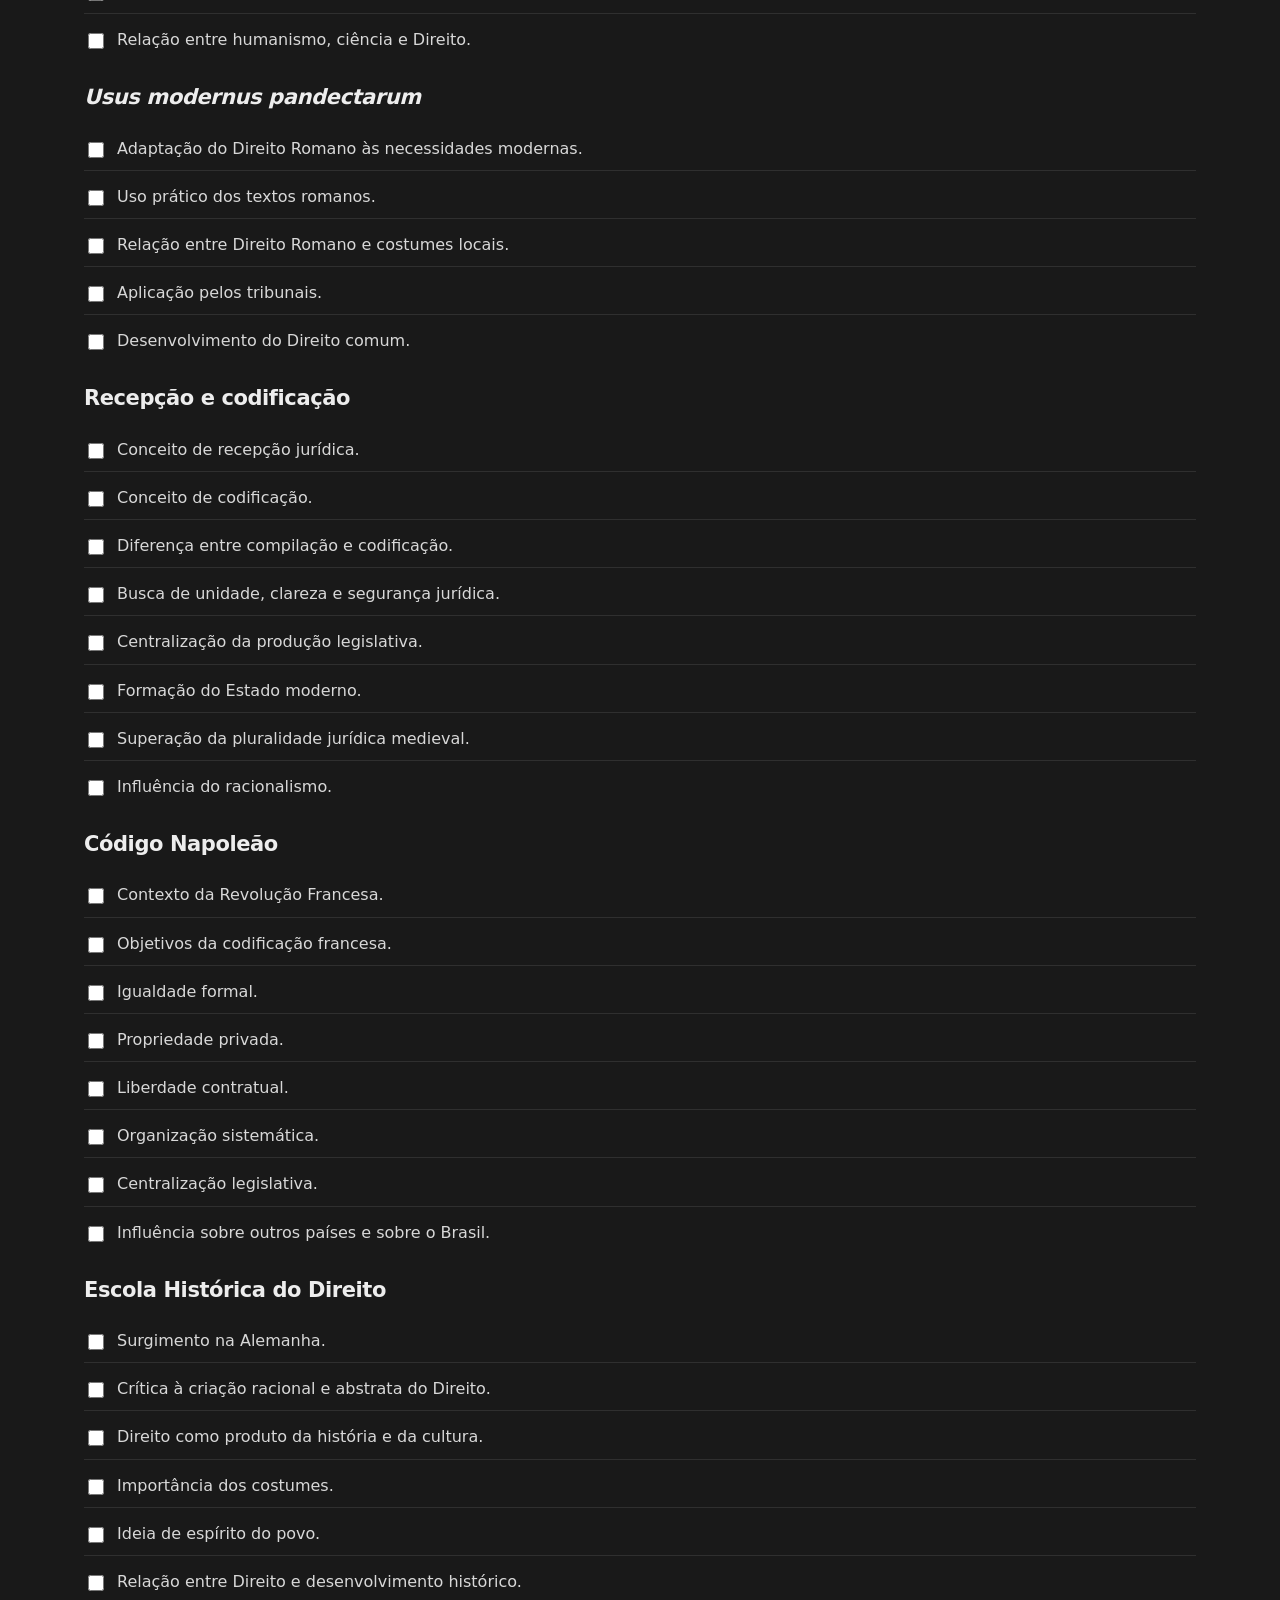
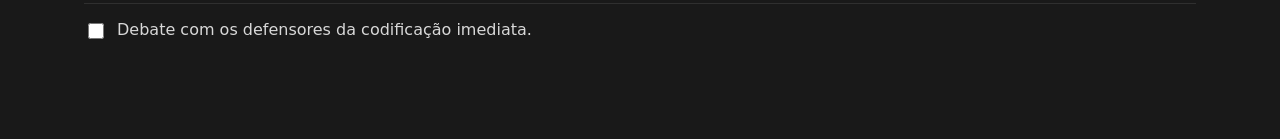
<file: guias/historia-direito.html>
<!DOCTYPE html>
<html lang="pt-BR">
<head>
  <meta charset="UTF-8" />
  <meta name="viewport" content="width=device-width, initial-scale=1.0" />
  <title>Guia de Estudos — História do Direito</title>
  <style>
    :root {
      --azul: #17324d;
      --azul-claro: #eaf2f8;
      --dourado: #b88635;
      --creme: #fbf8f1;
      --texto: #263238;
      --cinza: #66727a;
      --borda: #d9dfe3;
      --verde: #2d7d5a;
      --sombra: 0 8px 24px rgba(23, 50, 77, .09);
    }

    * {
      box-sizing: border-box;
    }

    html {
      scroll-behavior: smooth;
    }

    body {
      margin: 0;
      color: var(--texto);
      background: #eef1f3;
      font-family: Georgia, "Times New Roman", serif;
      line-height: 1.65;
    }

    .pagina {
      max-width: 1120px;
      margin: 0 auto;
      background: white;
      min-height: 100vh;
      box-shadow: var(--sombra);
    }

    header {
      background:
        linear-gradient(135deg, rgba(23, 50, 77, .97), rgba(32, 72, 103, .94)),
        repeating-linear-gradient(45deg, transparent, transparent 12px, rgba(255,255,255,.03) 13px);
      color: white;
      padding: 64px 72px 56px;
      position: relative;
      overflow: hidden;
    }

    header::after {
      content: "§";
      position: absolute;
      right: 68px;
      top: 18px;
      color: rgba(255,255,255,.12);
      font-size: 190px;
      line-height: 1;
      font-family: Georgia, serif;
    }

    .etiqueta {
      display: inline-block;
      border: 1px solid rgba(255,255,255,.45);
      border-radius: 999px;
      padding: 5px 14px;
      font: 700 12px/1.2 Arial, sans-serif;
      letter-spacing: 1.2px;
      text-transform: uppercase;
      margin-bottom: 18px;
    }

    h1, h2, h3, h4 {
      color: var(--azul);
      line-height: 1.2;
      margin-top: 0;
    }

    header h1 {
      color: white;
      max-width: 760px;
      font-size: clamp(34px, 5vw, 58px);
      margin: 0 0 16px;
      letter-spacing: -.8px;
    }

    header p {
      max-width: 730px;
      margin: 0;
      font-size: 19px;
      color: #e5edf3;
    }

    main {
      padding: 46px 72px 70px;
    }

    .meta {
      display: grid;
      grid-template-columns: repeat(3, 1fr);
      gap: 14px;
      margin: -78px 0 38px;
      position: relative;
      z-index: 2;
    }

    .meta-card {
      background: white;
      border: 1px solid var(--borda);
      border-top: 4px solid var(--dourado);
      border-radius: 8px;
      padding: 18px 20px;
      box-shadow: var(--sombra);
    }

    .meta-card strong {
      display: block;
      color: var(--azul);
      font: 700 12px Arial, sans-serif;
      letter-spacing: .8px;
      text-transform: uppercase;
      margin-bottom: 5px;
    }

    .meta-card span {
      font-size: 16px;
    }

    .aviso {
      background: var(--creme);
      border-left: 5px solid var(--dourado);
      padding: 18px 22px;
      margin: 28px 0 38px;
      border-radius: 0 7px 7px 0;
    }

    .aviso strong {
      color: var(--azul);
    }

    .indice {
      background: var(--azul-claro);
      border: 1px solid #cbdce8;
      border-radius: 10px;
      padding: 24px 28px;
      margin-bottom: 46px;
    }

    .indice h2 {
      margin-bottom: 12px;
      font-size: 23px;
    }

    .indice ol {
      columns: 2;
      margin: 0;
      padding-left: 24px;
    }

    .indice li {
      margin: 5px 0;
      break-inside: avoid;
    }

    a {
      color: #185985;
      text-decoration: none;
    }

    a:hover {
      text-decoration: underline;
    }

    section {
      margin: 0 0 48px;
      scroll-margin-top: 20px;
    }

    .secao-titulo {
      border-bottom: 2px solid var(--dourado);
      padding-bottom: 11px;
      margin-bottom: 22px;
    }

    .secao-titulo .numero {
      display: block;
      color: var(--dourado);
      font: 700 13px Arial, sans-serif;
      letter-spacing: 1px;
      text-transform: uppercase;
      margin-bottom: 7px;
    }

    .secao-titulo h2 {
      font-size: 32px;
      margin-bottom: 0;
    }

    h3 {
      font-size: 23px;
      margin: 30px 0 12px;
    }

    h4 {
      font-size: 18px;
      margin: 21px 0 8px;
    }

    ul, ol {
      padding-left: 27px;
    }

    li {
      margin: 4px 0;
    }

    .lista-estudo {
      list-style: none;
      padding-left: 0;
    }

    .lista-estudo li {
      display: flex;
      gap: 10px;
      align-items: flex-start;
      border-bottom: 1px dotted #dfe3e5;
      padding: 6px 0;
    }

    .lista-estudo input {
      margin-top: 7px;
      accent-color: var(--verde);
      width: 16px;
      height: 16px;
      flex: 0 0 auto;
    }

    .bloco {
      border: 1px solid var(--borda);
      border-radius: 8px;
      padding: 20px 23px;
      margin: 18px 0;
      background: #fff;
    }

    .bloco h3:first-child,
    .bloco h4:first-child {
      margin-top: 0;
    }

    .colunas {
      display: grid;
      grid-template-columns: repeat(2, minmax(0, 1fr));
      gap: 22px;
    }

    .bibliografia {
      background: #f7fafc;
      border-left: 4px solid var(--azul);
      padding: 18px 22px;
      border-radius: 0 7px 7px 0;
      margin-top: 20px;
    }

    .bibliografia h3 {
      margin-top: 0;
      font-size: 21px;
    }

    .link-material {
      word-break: break-word;
      font-family: Arial, sans-serif;
      font-size: 14px;
    }

    table {
      width: 100%;
      border-collapse: collapse;
      margin: 18px 0 25px;
      font-size: 15px;
    }

    th {
      background: var(--azul);
      color: white;
      text-align: left;
      font-family: Arial, sans-serif;
      font-size: 13px;
      letter-spacing: .3px;
    }

    th, td {
      padding: 12px 14px;
      border: 1px solid var(--borda);
      vertical-align: top;
    }

    tr:nth-child(even) td {
      background: #f8fafb;
    }

    .prioridade {
      display: grid;
      grid-template-columns: repeat(2, 1fr);
      gap: 11px 25px;
      list-style: none;
      padding: 0;
      counter-reset: prioridade;
    }

    .prioridade li {
      counter-increment: prioridade;
      display: flex;
      gap: 11px;
      align-items: flex-start;
      margin: 0;
    }

    .prioridade li::before {
      content: counter(prioridade);
      background: var(--dourado);
      color: white;
      border-radius: 50%;
      width: 26px;
      height: 26px;
      display: inline-grid;
      place-items: center;
      flex: 0 0 26px;
      font: 700 13px Arial, sans-serif;
      margin-top: 2px;
    }

    .comparacao td:first-child {
      background: #fff8ea;
    }

    .comparacao td:last-child {
      background: #edf8f1;
    }

    .rodape {
      background: var(--azul);
      color: #e6eef3;
      padding: 28px 72px;
      font-size: 14px;
    }

    .rodape strong {
      color: white;
    }

    .marcador {
      color: var(--verde);
      font-weight: bold;
    }

    @media (max-width: 760px) {
      header {
        padding: 42px 25px 100px;
      }

      header::after {
        right: 18px;
        top: 22px;
        font-size: 120px;
      }

      main {
        padding: 30px 22px 50px;
      }

      .meta {
        grid-template-columns: 1fr;
        margin: -70px 0 30px;
      }

      .indice ol {
        columns: 1;
      }

      .colunas,
      .prioridade {
        grid-template-columns: 1fr;
      }

      .secao-titulo h2 {
        font-size: 27px;
      }

      table {
        display: block;
        overflow-x: auto;
      }

      .rodape {
        padding: 25px 22px;
      }
    }

    @media print {
      body {
        background: white;
      }

      .pagina {
        box-shadow: none;
        max-width: none;
      }

      header {
        print-color-adjust: exact;
        -webkit-print-color-adjust: exact;
      }

      .bloco, .bibliografia, .aviso {
        break-inside: avoid;
      }

      a {
        color: black;
      }
    }
  </style>

<style id="portal-estudos-integracao">
  .portal-estudos-voltar{position:fixed;right:18px;bottom:18px;z-index:9999;display:inline-flex;align-items:center;gap:8px;padding:11px 15px;border-radius:999px;background:#102c43;color:#fff!important;text-decoration:none!important;font:700 13px/1.2 Arial,sans-serif;box-shadow:0 9px 24px rgba(16,44,67,.24);border:1px solid rgba(255,255,255,.18)}
  .portal-estudos-voltar:hover{transform:translateY(-1px);background:#173f5f;text-decoration:none!important}
  @media(max-width:620px){.portal-estudos-voltar{right:12px;bottom:12px;padding:10px 13px;font-size:12px}}
  @media print{.portal-estudos-voltar{display:none!important}}
</style>
<style id="notion-dark-override">
  :root{--azul:#f2f2f2;--azul-2:#dfdfdf;--azul-claro:#202020;--dourado:#9d9d9d;--creme:#1f1f1f;--texto:#ededed;--cinza:#a4a4a4;--borda:#323232;--verde:#d9d9d9;--sombra:0 20px 40px rgba(0,0,0,.22)}
  html{scroll-behavior:smooth}
  body{background:#191919!important;color:var(--texto)!important;font-family:Inter,ui-sans-serif,system-ui,-apple-system,"Segoe UI",Roboto,Arial,sans-serif!important;line-height:1.7}
  .pagina{max-width:1160px!important;background:#191919!important;box-shadow:none!important}
  .portal-topbar{display:flex;align-items:center;justify-content:space-between;gap:14px;padding:18px 24px;border-bottom:1px solid var(--borda);background:#171717;position:sticky;top:0;z-index:20;backdrop-filter:blur(12px)}
  .portal-topbar .left{display:flex;align-items:center;gap:10px;min-width:0}
  .portal-topbar .mark{display:grid;place-items:center;width:32px;height:32px;border-radius:10px;background:#222;border:1px solid #333;color:#f3f3f3;font-size:12px;font-weight:800;letter-spacing:.06em}
  .portal-topbar strong{display:block;font-size:14px;letter-spacing:-.01em}
  .portal-topbar span{display:block;color:var(--cinza);font-size:12px}
  .portal-topbar .back-link{display:inline-flex;align-items:center;gap:8px;padding:10px 12px;border-radius:10px;border:1px solid var(--borda);background:#202020;color:#f0f0f0;text-decoration:none;font-weight:700;font-size:13px;white-space:nowrap}
  header{background:#1f1f1f!important;border:1px solid var(--borda);border-radius:20px;padding:42px 44px 36px!important;margin:22px 24px 0;overflow:hidden}
  header::after{display:none!important}
  .etiqueta{background:#222!important;border-color:#353535!important;color:#bdbdbd!important;font-family:Inter,ui-sans-serif,system-ui,sans-serif!important;font-weight:700!important;letter-spacing:.08em!important;padding:6px 10px!important}
  header h1{font-family:Inter,ui-sans-serif,system-ui,sans-serif!important;color:#f4f4f4!important;font-size:clamp(30px,4vw,46px)!important;line-height:1.1!important;letter-spacing:-.03em}
  header p{color:#d0d0d0!important;font-size:15px!important;max-width:860px!important}
  main{padding:24px 24px 50px!important}
  .informacoes,.meta{display:grid!important;grid-template-columns:repeat(auto-fit,minmax(180px,1fr))!important;gap:12px!important;margin:-36px 0 28px!important;position:relative;z-index:2}
  .info,.meta-card{background:#202020!important;border:1px solid var(--borda)!important;border-top:none!important;border-radius:14px!important;box-shadow:none!important;padding:16px 16px!important}
  .info strong,.meta-card strong{color:#8f8f8f!important;font-family:Inter,ui-sans-serif,system-ui,sans-serif!important;font-size:11px!important;letter-spacing:.08em!important;text-transform:uppercase!important;margin-bottom:6px!important}
  .info span,.meta-card span,.meta-card div:last-child{color:#f0f0f0!important;font-size:14px!important}
  .progresso{display:flex;flex-wrap:wrap;align-items:center;gap:12px;margin:0 0 24px;padding:16px 18px;background:#202020;border:1px solid var(--borda);border-radius:14px}
  .progresso p{margin:0;color:#d2d2d2;font-size:14px}
  .barra{flex:1 1 240px;height:8px;background:#2a2a2a;border-radius:999px;overflow:hidden}
  .barra-interna{height:100%!important;background:#ececec!important;border-radius:inherit!important}
  .botao-limpar,.limpar{border:1px solid var(--borda)!important;background:#242424!important;color:#ededed!important;border-radius:10px!important;padding:10px 12px!important;font-weight:700!important;cursor:pointer}
  .aviso{background:#1f1f1f!important;border:1px solid var(--borda)!important;border-left:3px solid #8e8e8e!important;color:#d8d8d8!important;border-radius:14px!important;padding:18px 18px!important;margin:20px 0 28px!important}
  .aviso strong{color:#f2f2f2!important}
  .indice{background:#202020!important;border:1px solid var(--borda)!important;border-radius:16px!important;padding:22px 22px!important;margin-bottom:28px!important}
  .indice h2{color:#f2f2f2!important;font-family:Inter,ui-sans-serif,system-ui,sans-serif!important;font-size:20px!important;margin:0 0 12px!important}
  .indice ol{columns:2;gap:22px}
  .indice a{color:#d7d7d7!important;text-decoration:none}
  .indice a:hover{text-decoration:underline}
  section{margin-bottom:38px!important}
  .titulo-secao,.secao-titulo{border-bottom:1px solid var(--borda)!important;padding-bottom:12px!important;margin-bottom:18px!important;display:flex;flex-direction:column;gap:4px}
  .titulo-secao small,.secao-titulo small,.numero{color:#9a9a9a!important;font-family:Inter,ui-sans-serif,system-ui,sans-serif!important;font-size:11px!important;letter-spacing:.08em!important;text-transform:uppercase!important;font-weight:700!important}
  .titulo-secao h2,.secao-titulo h2{color:#f2f2f2!important;font-family:Inter,ui-sans-serif,system-ui,sans-serif!important;font-size:28px!important;line-height:1.2!important;margin:0!important;letter-spacing:-.03em}
  h3,h4{color:#ededed!important;font-family:Inter,ui-sans-serif,system-ui,sans-serif!important;letter-spacing:-.02em}
  h3{font-size:21px!important;margin:24px 0 10px!important}
  h4{font-size:17px!important;margin:18px 0 8px!important}
  p,li,td,th,span,div{word-break:normal;overflow-wrap:anywhere}
  p{color:#d2d2d2!important}
  ul,ol{padding-left:24px}
  li{color:#d8d8d8!important}
  .bloco,.bloco-destaque,.destaque,.bibliografia,.link-material{background:#202020!important;border:1px solid var(--borda)!important;border-radius:14px!important;padding:18px 18px!important;box-shadow:none!important}
  .bibliografia{border-left:3px solid #8d8d8d!important;background:#1f1f1f!important}
  .bibliografia h3{margin-top:0!important}
  .nota{color:#a5a5a5!important}
  .termo{color:#f1f1f1!important}
  .checklist{list-style:none;padding-left:0}
  .checklist li,.lista-estudo li{display:flex;align-items:flex-start;gap:10px;padding:8px 0;border-bottom:1px solid #2f2f2f!important}
  .checklist li:last-child,.lista-estudo li:last-child{border-bottom:none!important}
  .checklist input{width:17px;height:17px;margin-top:5px;accent-color:#e6e6e6}
  table{width:100%;border-collapse:collapse;background:#202020;border:1px solid var(--borda)!important;border-radius:14px!important;overflow:hidden}
  th{background:#232323!important;color:#f3f3f3!important;font-family:Inter,ui-sans-serif,system-ui,sans-serif!important;font-size:12px!important;letter-spacing:.04em;text-transform:uppercase}
  td,th{border:1px solid var(--borda)!important;padding:11px 12px!important;color:#d7d7d7!important}
  tr:nth-child(even) td{background:#1d1d1d!important}
  .prioridades,.colunas{display:grid;grid-template-columns:repeat(2,minmax(0,1fr));gap:14px 18px}
  .prioridades li::before{background:#333!important;color:#fff!important;font-family:Inter,ui-sans-serif,system-ui,sans-serif!important}
  a{color:#f0f0f0!important}
  a:hover{text-decoration:underline}
  footer{background:#171717!important;border-top:1px solid var(--borda)!important;color:#adadad!important;padding:22px 24px!important;font-family:Inter,ui-sans-serif,system-ui,sans-serif!important}
  footer strong{color:#f2f2f2!important}
  .portal-estudos-voltar{background:#efefef!important;color:#151515!important;border:1px solid #efefef!important;box-shadow:0 14px 28px rgba(0,0,0,.25)!important;padding:11px 15px!important;font:700 13px/1.2 Inter,ui-sans-serif,system-ui,sans-serif!important}
  .portal-estudos-voltar:hover{background:#ffffff!important;color:#111!important;transform:translateY(-1px)}
  .link-material{display:inline-flex!important;align-items:center;gap:8px;padding:10px 12px!important;text-decoration:none!important}
  @media (max-width:850px){header{margin:16px 16px 0;padding:30px 22px!important}main{padding:20px 16px 42px!important}.portal-topbar{padding:14px 16px}.informacoes,.meta{grid-template-columns:1fr 1fr!important;margin-top:-22px!important}.indice ol{columns:1}.prioridades,.colunas{grid-template-columns:1fr!important}footer{padding:18px 16px!important}}
  @media (max-width:560px){.informacoes,.meta{grid-template-columns:1fr!important}.portal-topbar{flex-direction:column;align-items:flex-start}.portal-topbar .back-link{width:100%;justify-content:center}}
  @media print{body{background:#fff!important;color:#000!important}.portal-topbar,.portal-estudos-voltar{display:none!important}.pagina{background:#fff!important}header,.bloco,.bibliografia,.aviso,.indice,.info,.meta-card{border-color:#bbb!important;background:#fff!important;color:#000!important;box-shadow:none!important}}
</style>
  <link rel="stylesheet" href="../assets/guide-enhancements.css">
</head>

<body>
  <div class="pagina">
    <div class="portal-topbar">
      <div class="left">
        <div class="mark">HDD</div>
        <div><strong>História do Direito</strong><span>Modo escuro • Progresso salvo no navegador</span></div>
      </div>
      <a class="back-link" href="../index.html">← Voltar ao Portal</a>
    </div>

    <header>
      <span class="etiqueta">Guia completo de estudos</span>
      <h1>História do Direito</h1>
      <p>
        Conteúdos organizados, leituras indicadas e materiais complementares
        conforme o plano de aulas da disciplina.
      </p>
    </header>

    <main>
      <div class="meta">
        <div class="meta-card">
          <strong>Disciplina</strong>
          <span>História do Direito</span>
        </div>
        <div class="meta-card">
          <strong>Período</strong>
          <span>2026/2</span>
        </div>
        <div class="meta-card">
          <strong>Leitura principal</strong>
          <span>José Reinaldo de Lima Lopes</span>
        </div>
      </div>

      <div class="aviso">
        <strong>Como usar este documento:</strong>
        estude os tópicos em ordem cronológica e marque cada item concluído.
        A avaliação abrange todos os conteúdos do semestre, com questões
        dissertativas e/ou objetivas.
      </div>

      <nav class="indice">
        <h2>Índice</h2>
        <ol>
          <li><a href="#introducao">Introdução à História do Direito</a></li>
          <li><a href="#antiguidade">Direitos Primitivos e Antiguidade</a></li>
          <li><a href="#roma-justiniano">Direito Romano e Justiniano</a></li>
          <li><a href="#idade-media">Direito na Idade Média</a></li>
          <li><a href="#moderno">Direito Moderno</a></li>
          <li><a href="#brasil-colonial">Direito Brasileiro Colonial</a></li>
          <li><a href="#imperio">Direito Brasileiro Imperial</a></li>
          <li><a href="#republica">Primeira República</a></li>
          <li><a href="#codigo-2002">Código Civil de 2002</a></li>
          <li><a href="#bibliografia-geral">Bibliografia geral</a></li>
          <li><a href="#cronograma">Conteúdos por semanas</a></li>
          <li><a href="#revisao">Revisão para a prova</a></li>
        </ol>
      </nav>

      <section id="introducao">
        <div class="secao-titulo">
          <span class="numero">Parte 1</span>
          <h2>Introdução à História do Direito</h2>
        </div>

        <h3>História do Direito</h3>
        <ul class="lista-estudo">
          <li><input type="checkbox">Conceito de História do Direito.</li>
          <li><input type="checkbox">Método da História do Direito.</li>
          <li><input type="checkbox">Função da História do Direito.</li>
          <li><input type="checkbox">Importância do contexto histórico para compreender as normas.</li>
          <li><input type="checkbox">Relação entre Direito, política, economia, sociedade e cultura.</li>
          <li><input type="checkbox">Componentes histórico-formativos do Direito.</li>
          <li><input type="checkbox">Formação histórica do Direito brasileiro.</li>
          <li><input type="checkbox">Tradição romano-germânica.</li>
          <li><input type="checkbox">Relação entre identidade e universalidade na formação jurídica.</li>
        </ul>

        <h3>Conceitos fundamentais</h3>
        <ul class="lista-estudo">
          <li><input type="checkbox">Direito e norma jurídica.</li>
          <li><input type="checkbox">Lei e costume.</li>
          <li><input type="checkbox">Justiça, Estado e poder.</li>
          <li><input type="checkbox">Instituição e jurisdição.</li>
          <li><input type="checkbox">Ordenamento jurídico.</li>
          <li><input type="checkbox">Direito público e Direito privado.</li>
          <li><input type="checkbox">Codificação e Constituição.</li>
          <li><input type="checkbox">Doutrina e jurisprudência.</li>
        </ul>

        <h3>Fontes do Direito na História</h3>
        <ul class="lista-estudo">
          <li><input type="checkbox">Fontes escritas e não escritas.</li>
          <li><input type="checkbox">Costumes, leis e códigos.</li>
          <li><input type="checkbox">Constituições e decisões judiciais.</li>
          <li><input type="checkbox">Textos religiosos e tratados.</li>
          <li><input type="checkbox">Documentos históricos.</li>
          <li><input type="checkbox">Fontes de produção do Direito.</li>
          <li><input type="checkbox">Fontes de conhecimento histórico.</li>
          <li><input type="checkbox">Fontes formais e materiais.</li>
        </ul>

        <div class="bibliografia">
          <h3>Leituras e materiais</h3>
          <p>
            <strong>LOPES, José Reinaldo de Lima.</strong>
            <em>O Direito na História: lições introdutórias</em>.
            São Paulo: Atlas. <strong>Capítulo 1.</strong>
          </p>
          <p><strong>Apostila de Conceitos Fundamentais</strong>, disponibilizada por e-mail ou pelo SAV.</p>
          <ul>
            <li><a class="link-material" href="https://www.youtube.com/watch?v=0EPd5H-eOCA" target="_blank">Vídeo sobre fontes do Direito na História</a></li>
            <li><a class="link-material" href="https://www.youtube.com/watch?v=cppqD3o1viY" target="_blank">Vídeo sobre introdução, método, função e componentes históricos do Direito</a></li>
            <li><a class="link-material" href="https://www.youtube.com/watch?v=C2p42GAS-nU" target="_blank">Material complementar sobre identidade e universalidade</a></li>
          </ul>
        </div>
      </section>

      <section id="antiguidade">
        <div class="secao-titulo">
          <span class="numero">Parte 2</span>
          <h2>Direitos Primitivos e Direitos da Antiguidade</h2>
        </div>

        <div class="bloco">
          <h3>Direitos tradicionais dos povos sem escrita</h3>
          <ul class="lista-estudo">
            <li><input type="checkbox">Tradição oral.</li>
            <li><input type="checkbox">Costumes como forma de organização jurídica.</li>
            <li><input type="checkbox">Autoridade dos chefes, anciãos e líderes religiosos.</li>
            <li><input type="checkbox">Relação entre Direito, religião e moral.</li>
            <li><input type="checkbox">Responsabilidade coletiva.</li>
            <li><input type="checkbox">Sanções comunitárias.</li>
            <li><input type="checkbox">Vingança, compensação e resolução de conflitos.</li>
            <li><input type="checkbox">Ausência de separação entre Direito, religião e política.</li>
          </ul>
        </div>

        <div class="bloco">
          <h3>Direito do Egito Antigo</h3>
          <ul class="lista-estudo">
            <li><input type="checkbox">Organização política e social egípcia.</li>
            <li><input type="checkbox">Poder do faraó.</li>
            <li><input type="checkbox">Relação entre religião e Direito.</li>
            <li><input type="checkbox">Ideia de justiça e ordem.</li>
            <li><input type="checkbox">Administração da justiça.</li>
            <li><input type="checkbox">Papel dos escribas.</li>
            <li><input type="checkbox">Propriedade, família e sucessões.</li>
            <li><input type="checkbox">Importância dos registros escritos.</li>
          </ul>
        </div>

        <div class="bloco">
          <h3>Direitos dos povos mesopotâmicos</h3>
          <ul class="lista-estudo">
            <li><input type="checkbox">Organização das cidades-Estado.</li>
            <li><input type="checkbox">Relação entre poder político e religião.</li>
            <li><input type="checkbox">Leis escritas.</li>
            <li><input type="checkbox">Código de Hamurabi.</li>
            <li><input type="checkbox">Propriedade, família e casamento.</li>
            <li><input type="checkbox">Escravidão.</li>
            <li><input type="checkbox">Crimes, penas e responsabilidade.</li>
            <li><input type="checkbox">Reparação e lei de talião.</li>
            <li><input type="checkbox">Proporcionalidade das penas.</li>
            <li><input type="checkbox">Desigualdade jurídica conforme a posição social.</li>
          </ul>
        </div>

        <div class="bloco">
          <h3>Direito hebraico</h3>
          <ul class="lista-estudo">
            <li><input type="checkbox">Relação entre Direito e religião.</li>
            <li><input type="checkbox">Aliança entre Deus e o povo.</li>
            <li><input type="checkbox">Lei religiosa.</li>
            <li><input type="checkbox">Normas morais, civis e religiosas.</li>
            <li><input type="checkbox">Família, casamento e propriedade.</li>
            <li><input type="checkbox">Crimes e penas.</li>
            <li><input type="checkbox">Proteção de determinados grupos sociais.</li>
            <li><input type="checkbox">Influência da tradição hebraica no Direito ocidental.</li>
          </ul>
        </div>

        <div class="bloco">
          <h3>Direito grego, especialmente o Direito ateniense</h3>
          <ul class="lista-estudo">
            <li><input type="checkbox">Organização da pólis.</li>
            <li><input type="checkbox">Cidadania e democracia ateniense.</li>
            <li><input type="checkbox">Participação política.</li>
            <li><input type="checkbox">Exclusão de mulheres, escravizados e estrangeiros.</li>
            <li><input type="checkbox">Leis de Drácon.</li>
            <li><input type="checkbox">Reformas de Sólon.</li>
            <li><input type="checkbox">Reformas de Clístenes.</li>
            <li><input type="checkbox">Tribunais populares.</li>
            <li><input type="checkbox">Relação entre política, filosofia e Direito.</li>
            <li><input type="checkbox">Retórica e argumentação.</li>
            <li><input type="checkbox">Pensamento de Sócrates, Platão e Aristóteles.</li>
            <li><input type="checkbox">Justiça natural e justiça legal.</li>
            <li><input type="checkbox">Relação entre lei e justiça.</li>
          </ul>
        </div>

        <div class="bibliografia">
          <h3>Leitura e materiais da Antiguidade</h3>
          <p>
            <strong>LOPES, José Reinaldo de Lima.</strong>
            <em>O Direito na História: lições introdutórias</em>.
            <strong>Capítulo 2.</strong>
          </p>
          <ul>
            <li><a class="link-material" href="https://youtu.be/o6B-ca_Tyuws" target="_blank">Vídeo sobre direitos antigos hebraico e grego/ateniense</a></li>
            <li><a class="link-material" href="https://youtu.be/5Q-LQoYYffo" target="_blank">Vídeo sobre Direito Antigo: Roma</a></li>
          </ul>
        </div>
      </section>

      <section id="roma-justiniano">
        <div class="secao-titulo">
          <span class="numero">Parte 3</span>
          <h2>Direito Romano e a obra de Justiniano</h2>
        </div>

        <h3>Formação e períodos de Roma</h3>

        <div class="colunas">
          <div class="bloco">
            <h4>Período da Realeza</h4>
            <ul class="lista-estudo">
              <li><input type="checkbox">Formação de Roma.</li>
              <li><input type="checkbox">Organização social.</li>
              <li><input type="checkbox">Poder do rei.</li>
              <li><input type="checkbox">Influência da religião e dos costumes.</li>
              <li><input type="checkbox">Estrutura familiar e poder patriarcal.</li>
            </ul>
          </div>

          <div class="bloco">
            <h4>Período da República</h4>
            <ul class="lista-estudo">
              <li><input type="checkbox">Conflito entre patrícios e plebeus.</li>
              <li><input type="checkbox">Lei das XII Tábuas.</li>
              <li><input type="checkbox">Magistraturas, Senado e assembleias.</li>
              <li><input type="checkbox">Pretores.</li>
              <li><input type="checkbox">Desenvolvimento do Direito escrito.</li>
              <li><input type="checkbox">Expansão territorial e seus efeitos jurídicos.</li>
            </ul>
          </div>
        </div>

        <div class="bloco">
          <h4>Período do Império</h4>
          <ul class="lista-estudo">
            <li><input type="checkbox">Centralização política.</li>
            <li><input type="checkbox">Constituições imperiais.</li>
            <li><input type="checkbox">Burocracia.</li>
            <li><input type="checkbox">Atuação dos juristas.</li>
            <li><input type="checkbox">Período clássico do Direito Romano.</li>
            <li><input type="checkbox">Transformações sociais e políticas.</li>
            <li><input type="checkbox">Cristianização do Império.</li>
            <li><input type="checkbox">Direito Romano ocidental e oriental.</li>
          </ul>
        </div>

        <h3>Fontes do Direito Romano</h3>
        <ul class="lista-estudo">
          <li><input type="checkbox">Costumes.</li>
          <li><input type="checkbox">Leis.</li>
          <li><input type="checkbox">Plebiscitos.</li>
          <li><input type="checkbox">Senatusconsultos.</li>
          <li><input type="checkbox">Editos dos magistrados.</li>
          <li><input type="checkbox">Constituições imperiais.</li>
          <li><input type="checkbox">Jurisprudência dos juristas.</li>
          <li><input type="checkbox">Doutrina e interpretação jurídica.</li>
        </ul>

        <h3>Principais conceitos e institutos</h3>
        <ul class="lista-estudo">
          <li><input type="checkbox"><em>Ius civile</em>.</li>
          <li><input type="checkbox"><em>Ius gentium</em>.</li>
          <li><input type="checkbox"><em>Ius naturale</em>.</li>
          <li><input type="checkbox">Direito público e Direito privado.</li>
          <li><input type="checkbox">Pessoas e família.</li>
          <li><input type="checkbox">Pátrio poder.</li>
          <li><input type="checkbox">Propriedade, posse e coisas.</li>
          <li><input type="checkbox">Obrigações e contratos.</li>
          <li><input type="checkbox">Responsabilidade.</li>
          <li><input type="checkbox">Sucessões.</li>
          <li><input type="checkbox">Ações e processo civil romano.</li>
        </ul>

        <h3>Direito Romano oriental e Justiniano</h3>
        <ul class="lista-estudo">
          <li><input type="checkbox">Direito Romano oriental.</li>
          <li><input type="checkbox">Imperador Justiniano.</li>
          <li><input type="checkbox">Compilação e sistematização do Direito Romano.</li>
          <li><input type="checkbox"><em>Corpus Juris Civilis</em>.</li>
          <li><input type="checkbox">Código.</li>
          <li><input type="checkbox">Digesto.</li>
          <li><input type="checkbox">Institutas.</li>
          <li><input type="checkbox">Novelas.</li>
          <li><input type="checkbox">Preservação dos textos jurídicos romanos.</li>
          <li><input type="checkbox">Influência de Justiniano na Europa e na tradição romano-germânica.</li>
        </ul>

        <div class="aviso">
          <strong>Ponto central:</strong>
          saiba explicar como o Direito Romano foi organizado, preservado e
          posteriormente utilizado na formação do Direito europeu e brasileiro.
        </div>
      </section>

      <section id="idade-media">
        <div class="secao-titulo">
          <span class="numero">Parte 4</span>
          <h2>Direito na Idade Média</h2>
        </div>

        <h3>Características gerais</h3>
        <ul class="lista-estudo">
          <li><input type="checkbox">Fragmentação política.</li>
          <li><input type="checkbox">Feudalismo.</li>
          <li><input type="checkbox">Poder da Igreja.</li>
          <li><input type="checkbox">Pluralidade de ordens jurídicas.</li>
          <li><input type="checkbox">Predominância dos costumes.</li>
          <li><input type="checkbox">Relações de dependência pessoal.</li>
          <li><input type="checkbox">Corporação e comunidades locais.</li>
          <li><input type="checkbox">Convivência entre Direito Romano, germânico, canônico e costumes locais.</li>
        </ul>

        <h3>Universal e particular</h3>
        <div class="colunas">
          <div class="bloco">
            <h4>Elementos universais</h4>
            <ul class="lista-estudo">
              <li><input type="checkbox">Império.</li>
              <li><input type="checkbox">Igreja.</li>
              <li><input type="checkbox">Universidade.</li>
              <li><input type="checkbox">Cristianismo.</li>
              <li><input type="checkbox">Direito Romano.</li>
              <li><input type="checkbox">Direito Canônico.</li>
            </ul>
          </div>
          <div class="bloco">
            <h4>Elementos particulares</h4>
            <ul class="lista-estudo">
              <li><input type="checkbox">Reinos.</li>
              <li><input type="checkbox">Feudos.</li>
              <li><input type="checkbox">Cidades.</li>
              <li><input type="checkbox">Corporações.</li>
              <li><input type="checkbox">Costumes locais.</li>
              <li><input type="checkbox">Poderes senhoriais.</li>
            </ul>
          </div>
        </div>

        <h3>Direitos germânicos</h3>
        <ul class="lista-estudo">
          <li><input type="checkbox">Costumes dos povos germânicos.</li>
          <li><input type="checkbox">Oralidade.</li>
          <li><input type="checkbox">Assembleias.</li>
          <li><input type="checkbox">Organização comunitária.</li>
          <li><input type="checkbox">Responsabilidade coletiva.</li>
          <li><input type="checkbox">Vingança, composição e compensação.</li>
          <li><input type="checkbox">Penas e ordálias.</li>
          <li><input type="checkbox">Relação entre posição social e consequências jurídicas.</li>
        </ul>

        <h3>Direito Canônico</h3>
        <ul class="lista-estudo">
          <li><input type="checkbox">Conceito de Direito Canônico.</li>
          <li><input type="checkbox">Organização jurídica da Igreja.</li>
          <li><input type="checkbox">Fontes do Direito Canônico.</li>
          <li><input type="checkbox">Decretos e coleções canônicas.</li>
          <li><input type="checkbox">Jurisdição eclesiástica.</li>
          <li><input type="checkbox">Casamento, família e moral religiosa.</li>
          <li><input type="checkbox">Relação entre Igreja e poder político.</li>
          <li><input type="checkbox">Influência no Direito ocidental.</li>
        </ul>

        <h3>Recepção do Direito Romano</h3>
        <ul class="lista-estudo">
          <li><input type="checkbox">Conceito de recepção do Direito Romano.</li>
          <li><input type="checkbox">Redescoberta dos textos romanos.</li>
          <li><input type="checkbox">Estudo do <em>Corpus Juris Civilis</em>.</li>
          <li><input type="checkbox">Influência do Direito Romano na Europa.</li>
          <li><input type="checkbox">Adaptação às sociedades medievais.</li>
          <li><input type="checkbox">Formação do Direito comum europeu.</li>
          <li><input type="checkbox">Relação com os costumes locais.</li>
          <li><input type="checkbox">Formação do sistema romano-germânico.</li>
        </ul>

        <h3>Escola de Bolonha</h3>
        <ul class="lista-estudo">
          <li><input type="checkbox">Fundação e importância da Universidade de Bolonha.</li>
          <li><input type="checkbox">Estudo do <em>Corpus Juris Civilis</em>.</li>
          <li><input type="checkbox">Glosadores e glosas.</li>
          <li><input type="checkbox">Comentários aos textos romanos.</li>
          <li><input type="checkbox">Formação dos juristas profissionais.</li>
          <li><input type="checkbox">Universalização do ensino jurídico.</li>
        </ul>

        <h3><em>Utrumque ius</em></h3>
        <ul class="lista-estudo">
          <li><input type="checkbox">Estudo conjunto do Direito Romano e do Direito Canônico.</li>
          <li><input type="checkbox">Formação do jurista medieval.</li>
          <li><input type="checkbox">Direito comum europeu.</li>
          <li><input type="checkbox">Relação entre normas civis e canônicas.</li>
          <li><input type="checkbox">Influência na tradição romano-germânica.</li>
        </ul>

        <div class="bibliografia">
          <h3>Leitura indicada</h3>
          <p>
            <strong>LOPES, José Reinaldo de Lima.</strong>
            <em>O Direito na História: lições introdutórias</em>.
          </p>
          <ul>
            <li>Capítulo 3, exceto o título 7;</li>
            <li>Capítulo 4, títulos 1, 2, 4, 6 e 7;</li>
            <li>Capítulo 5.</li>
          </ul>
        </div>
      </section>

      <section id="moderno">
        <div class="secao-titulo">
          <span class="numero">Parte 5</span>
          <h2>Direito Moderno</h2>
        </div>

        <h3>A universidade moderna</h3>
        <ul class="lista-estudo">
          <li><input type="checkbox">Transformação das universidades.</li>
          <li><input type="checkbox">Ensino sistemático do Direito.</li>
          <li><input type="checkbox">Formação profissional dos juristas.</li>
          <li><input type="checkbox">Profissionalização das carreiras jurídicas.</li>
          <li><input type="checkbox">Separação gradual entre Direito, teologia e filosofia.</li>
          <li><input type="checkbox">Papel das universidades no pensamento jurídico moderno.</li>
        </ul>

        <h3>Humanismo jurídico</h3>
        <ul class="lista-estudo">
          <li><input type="checkbox">Influência do Renascimento.</li>
          <li><input type="checkbox">Valorização da razão.</li>
          <li><input type="checkbox">Crítica histórica dos textos jurídicos.</li>
          <li><input type="checkbox">Retorno às fontes clássicas.</li>
          <li><input type="checkbox">Estudo dos textos em seu contexto original.</li>
          <li><input type="checkbox">Crítica às interpretações medievais.</li>
          <li><input type="checkbox">Relação entre humanismo, ciência e Direito.</li>
        </ul>

        <h3><em>Usus modernus pandectarum</em></h3>
        <ul class="lista-estudo">
          <li><input type="checkbox">Adaptação do Direito Romano às necessidades modernas.</li>
          <li><input type="checkbox">Uso prático dos textos romanos.</li>
          <li><input type="checkbox">Relação entre Direito Romano e costumes locais.</li>
          <li><input type="checkbox">Aplicação pelos tribunais.</li>
          <li><input type="checkbox">Desenvolvimento do Direito comum.</li>
        </ul>

        <h3>Recepção e codificação</h3>
        <ul class="lista-estudo">
          <li><input type="checkbox">Conceito de recepção jurídica.</li>
          <li><input type="checkbox">Conceito de codificação.</li>
          <li><input type="checkbox">Diferença entre compilação e codificação.</li>
          <li><input type="checkbox">Busca de unidade, clareza e segurança jurídica.</li>
          <li><input type="checkbox">Centralização da produção legislativa.</li>
          <li><input type="checkbox">Formação do Estado moderno.</li>
          <li><input type="checkbox">Superação da pluralidade jurídica medieval.</li>
          <li><input type="checkbox">Influência do racionalismo.</li>
        </ul>

        <h3>Código Napoleão</h3>
        <ul class="lista-estudo">
          <li><input type="checkbox">Contexto da Revolução Francesa.</li>
          <li><input type="checkbox">Objetivos da codificação francesa.</li>
          <li><input type="checkbox">Igualdade formal.</li>
          <li><input type="checkbox">Propriedade privada.</li>
          <li><input type="checkbox">Liberdade contratual.</li>
          <li><input type="checkbox">Organização sistemática.</li>
          <li><input type="checkbox">Centralização legislativa.</li>
          <li><input type="checkbox">Influência sobre outros países e sobre o Brasil.</li>
        </ul>

        <h3>Escola Histórica do Direito</h3>
        <ul class="lista-estudo">
          <li><input type="checkbox">Surgimento na Alemanha.</li>
          <li><input type="checkbox">Crítica à criação racional e abstrata do Direito.</li>
          <li><input type="checkbox">Direito como produto da história e da cultura.</li>
          <li><input type="checkbox">Importância dos costumes.</li>
          <li><input type="checkbox">Ideia de espírito do povo.</li>
          <li><input type="checkbox">Relação entre Direito e desenvolvimento histórico.</li>
          <li><input type="checkbox">Debate com os defensores da codificação imediata.</li>
        </ul>
</file>
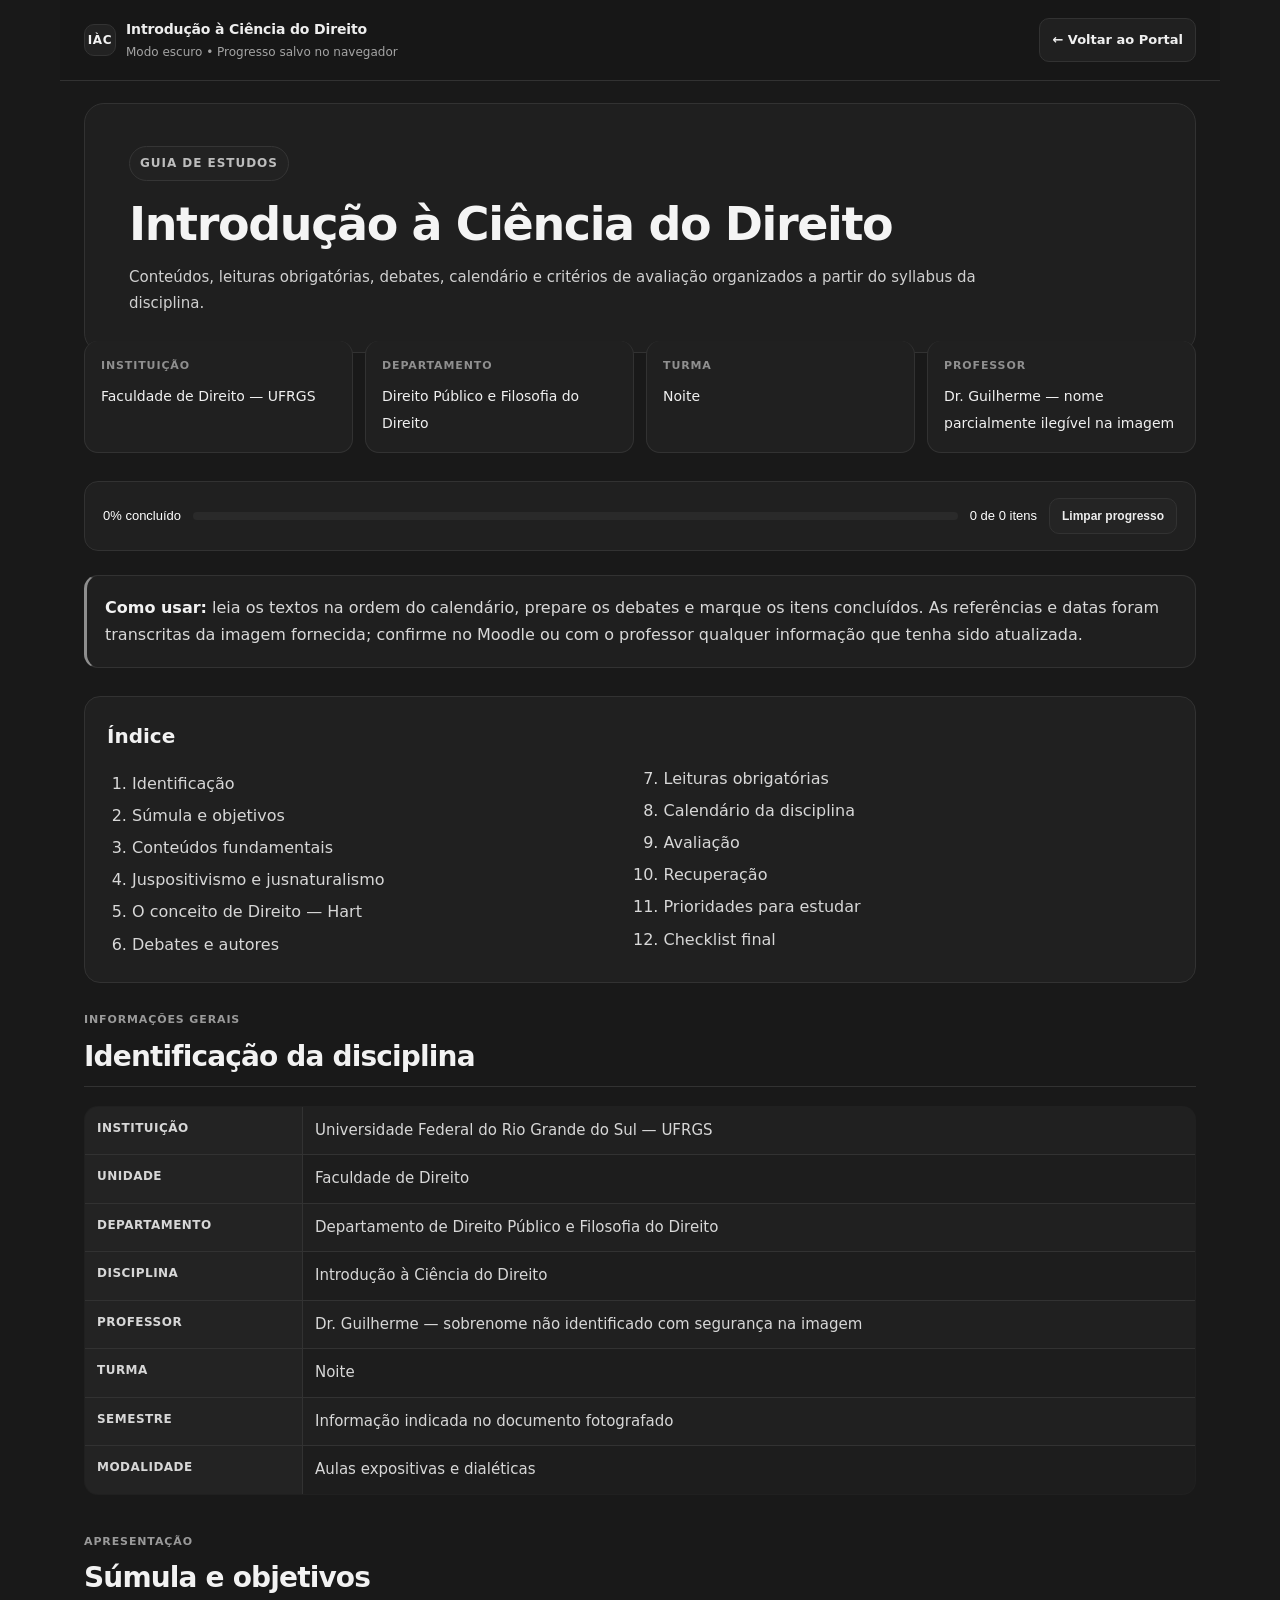
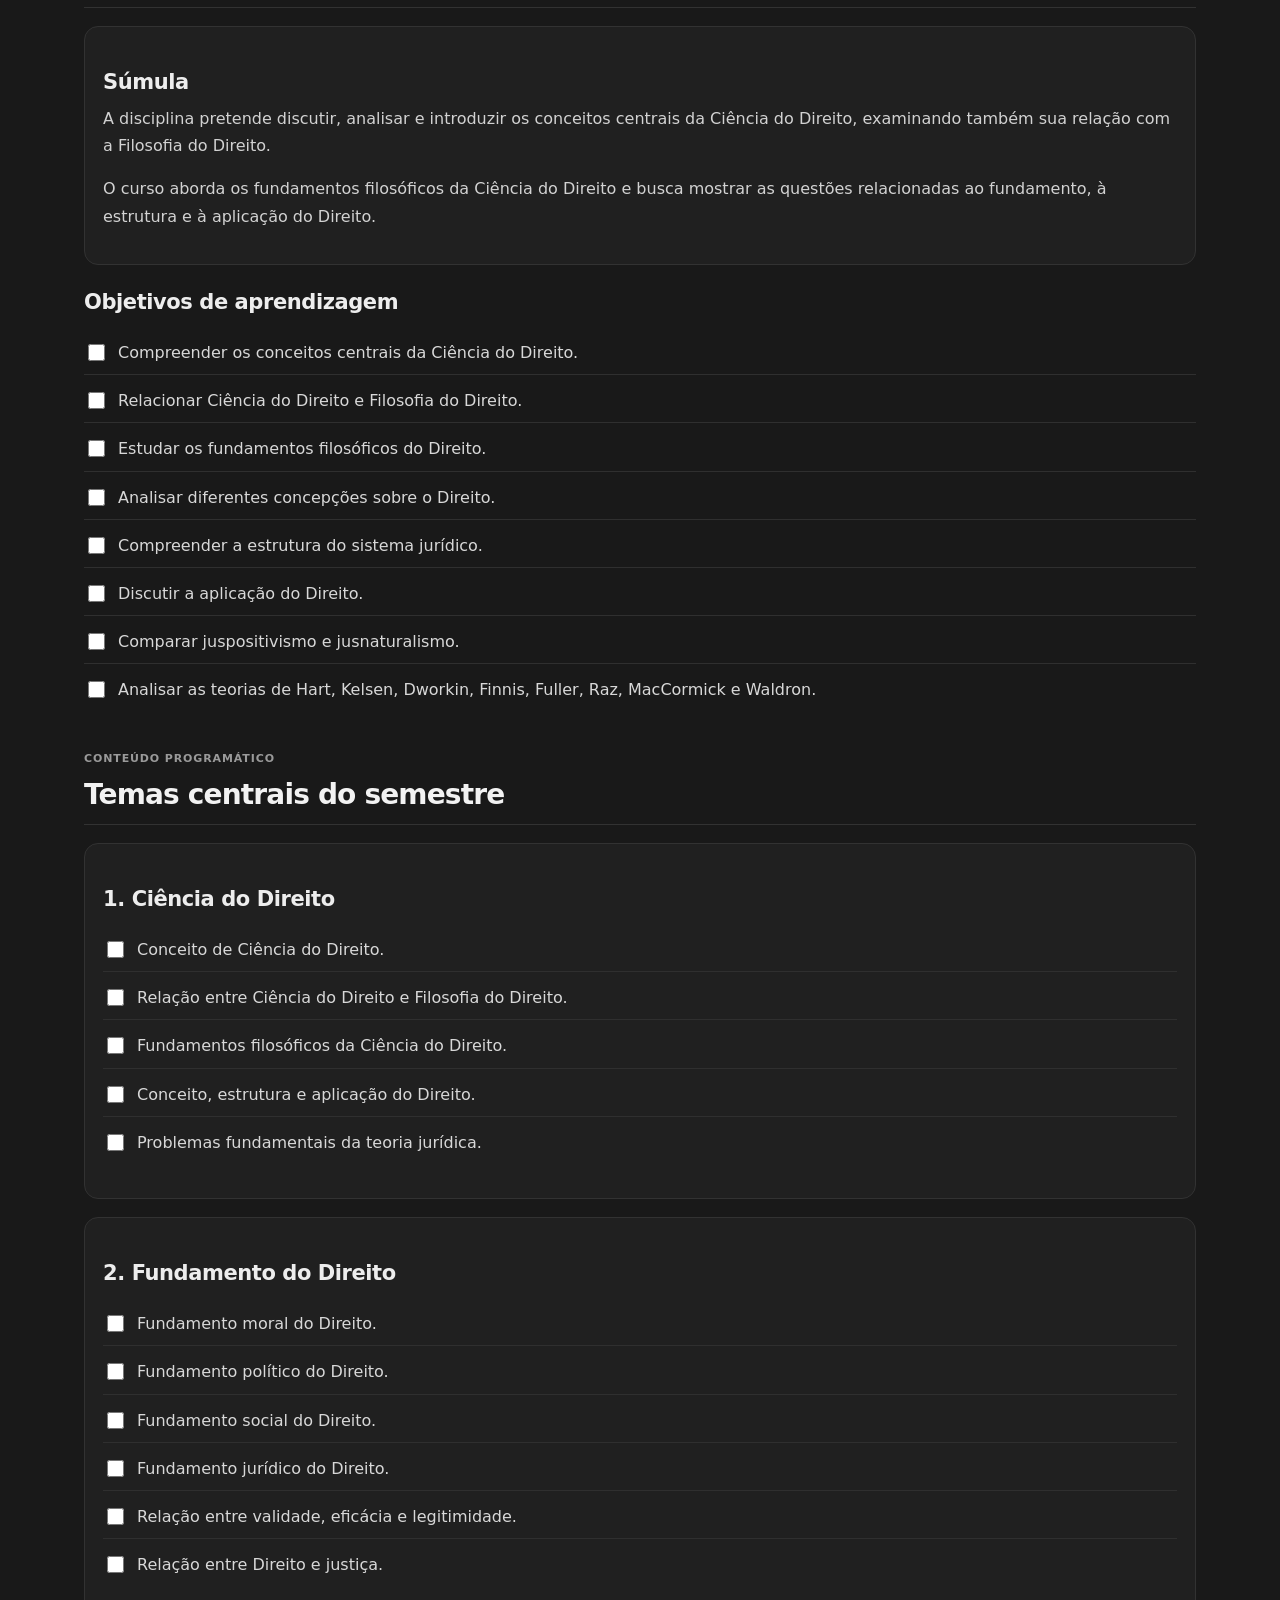
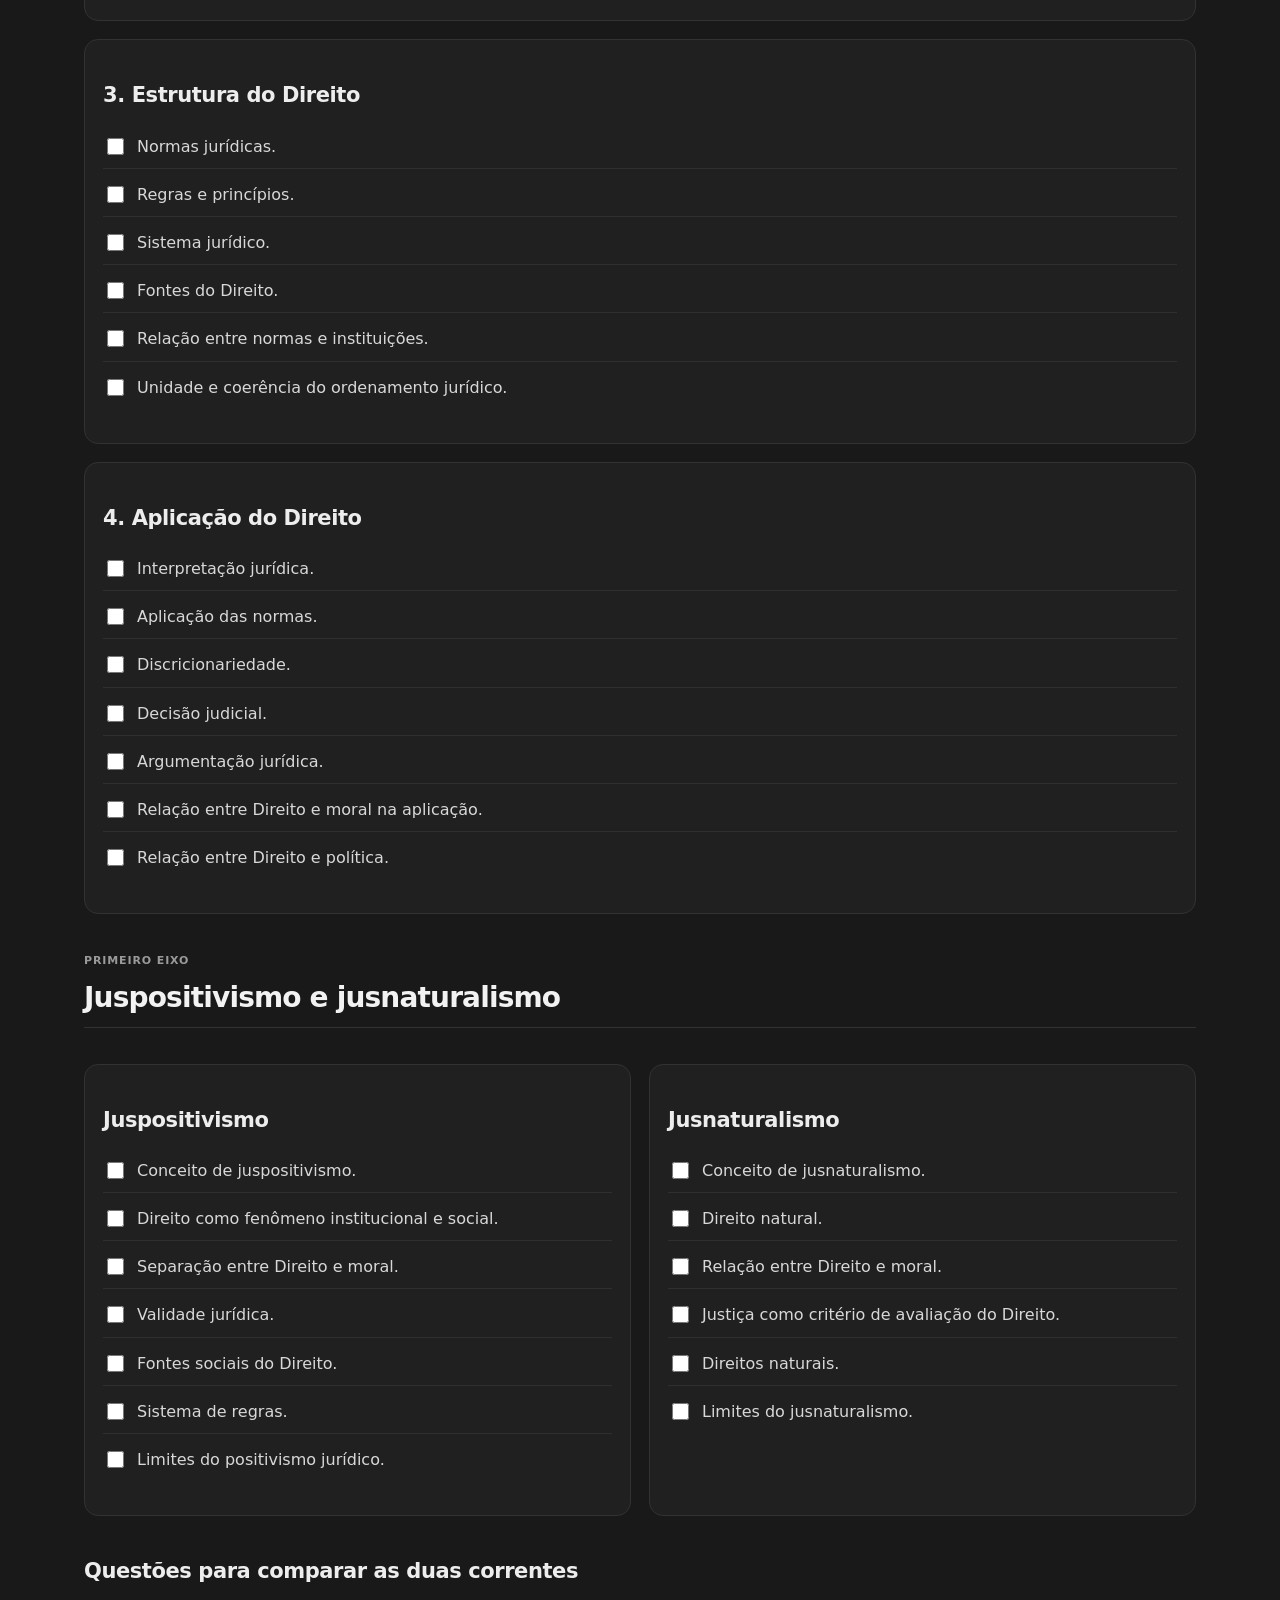
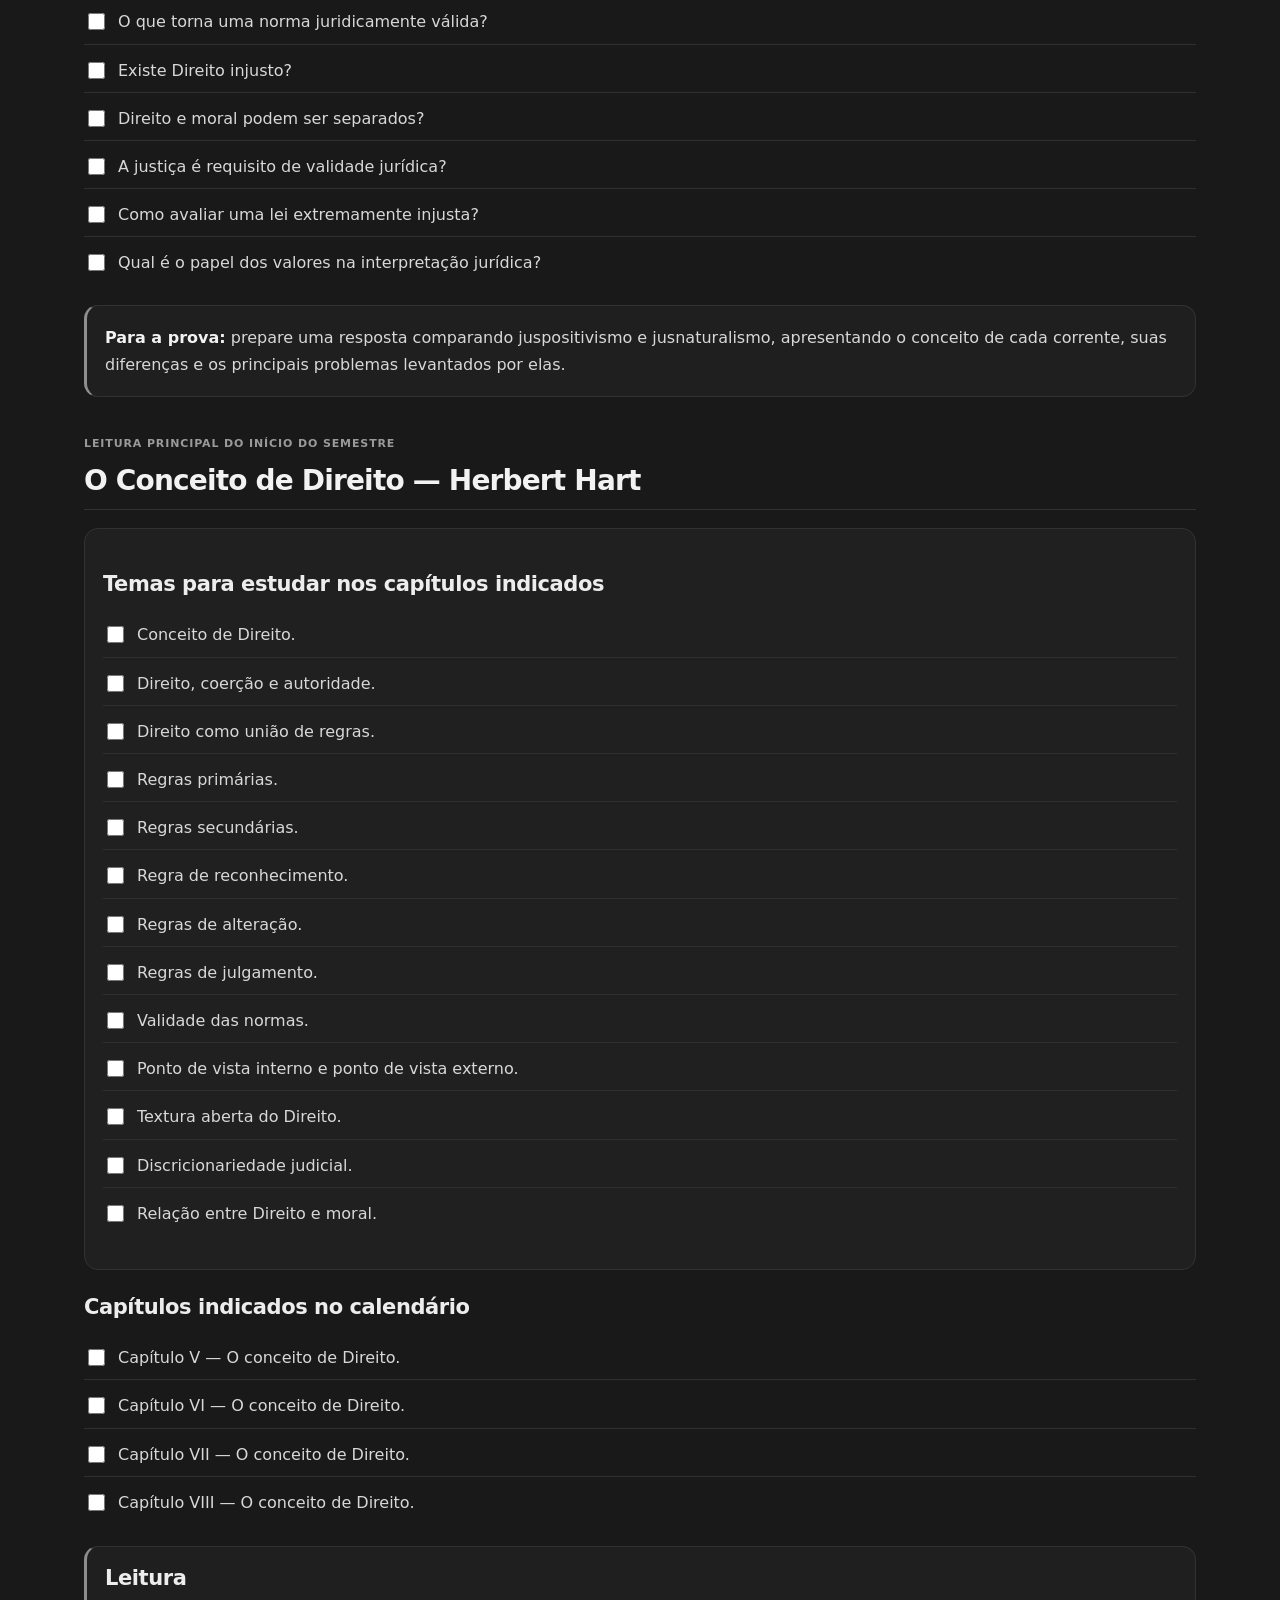
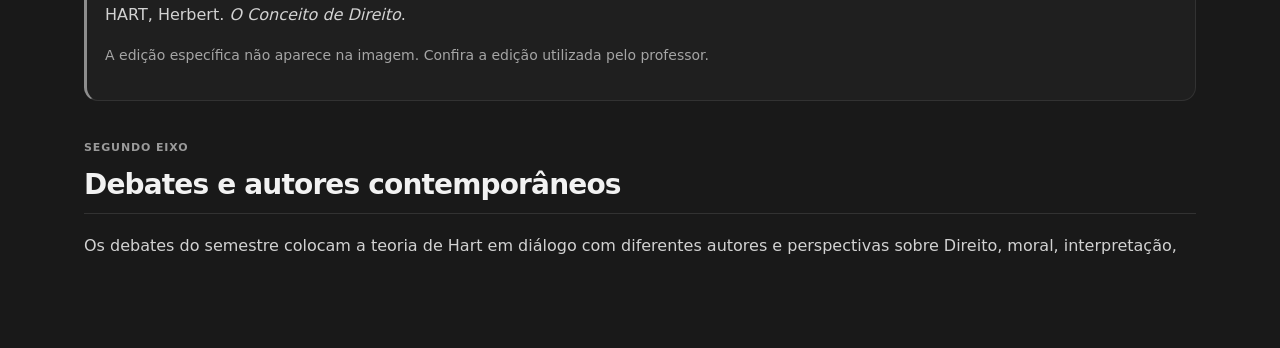
<file: guias/introducao-ciencia-direito.html>
<!DOCTYPE html>
<html lang="pt-BR">
<head>
  <meta charset="UTF-8">
  <meta name="viewport" content="width=device-width, initial-scale=1.0">
  <title>Guia de Estudos — Introdução à Ciência do Direito</title>

  <style>
    :root {
      --azul: #1e3a5f;
      --azul-escuro: #122740;
      --azul-claro: #eef5fb;
      --dourado: #b3843b;
      --dourado-claro: #fff8e9;
      --verde: #327456;
      --texto: #27343d;
      --cinza: #697780;
      --fundo: #edf0f2;
      --borda: #d7e0e5;
      --branco: #fff;
      --sombra: 0 8px 24px rgba(18, 39, 64, .11);
    }

    * {
      box-sizing: border-box;
    }

    html {
      scroll-behavior: smooth;
    }

    body {
      margin: 0;
      color: var(--texto);
      background: var(--fundo);
      font-family: Georgia, "Times New Roman", serif;
      line-height: 1.65;
    }

    .pagina {
      width: min(1160px, 100%);
      min-height: 100vh;
      margin: 0 auto;
      background: var(--branco);
      box-shadow: var(--sombra);
    }

    header {
      position: relative;
      overflow: hidden;
      padding: 65px 76px 62px;
      color: #fff;
      background:
        linear-gradient(135deg, rgba(18,39,64,.99), rgba(30,58,95,.95)),
        repeating-linear-gradient(
          45deg,
          transparent,
          transparent 12px,
          rgba(255,255,255,.04) 13px
        );
    }

    header::after {
      content: "DIREITO";
      position: absolute;
      right: 27px;
      bottom: -25px;
      color: rgba(255,255,255,.08);
      font-family: Arial, sans-serif;
      font-size: 88px;
      font-weight: 900;
      letter-spacing: -7px;
    }

    .etiqueta {
      display: inline-block;
      position: relative;
      z-index: 1;
      margin-bottom: 18px;
      padding: 5px 14px;
      border: 1px solid rgba(255,255,255,.52);
      border-radius: 999px;
      font-family: Arial, sans-serif;
      font-size: 12px;
      font-weight: bold;
      letter-spacing: 1px;
      text-transform: uppercase;
    }

    header h1 {
      position: relative;
      z-index: 1;
      max-width: 850px;
      margin: 0 0 16px;
      color: #fff;
      font-size: clamp(34px, 5vw, 59px);
      line-height: 1.08;
    }

    header p {
      position: relative;
      z-index: 1;
      max-width: 830px;
      margin: 0;
      color: #e2ebf3;
      font-size: 19px;
    }

    main {
      padding: 46px 76px 76px;
    }

    .informacoes {
      position: relative;
      z-index: 2;
      display: grid;
      grid-template-columns: repeat(4, 1fr);
      gap: 14px;
      margin: -82px 0 38px;
    }

    .info {
      padding: 17px 19px;
      border: 1px solid var(--borda);
      border-top: 4px solid var(--dourado);
      border-radius: 8px;
      background: #fff;
      box-shadow: var(--sombra);
    }

    .info strong {
      display: block;
      margin-bottom: 5px;
      color: var(--azul);
      font-family: Arial, sans-serif;
      font-size: 11px;
      letter-spacing: .8px;
      text-transform: uppercase;
    }

    .info span {
      font-size: 15px;
    }

    .progresso {
      position: sticky;
      z-index: 5;
      top: 0;
      display: flex;
      align-items: center;
      gap: 15px;
      margin: 0 -76px 34px;
      padding: 12px 76px;
      color: #fff;
      background: var(--azul-escuro);
      font-family: Arial, sans-serif;
      font-size: 13px;
    }

    .barra {
      width: 220px;
      height: 9px;
      overflow: hidden;
      border-radius: 999px;
      background: rgba(255,255,255,.25);
    }

    .barra-interna {
      width: 0%;
      height: 100%;
      border-radius: inherit;
      background: var(--dourado);
      transition: width .25s ease;
    }

    .limpar {
      margin-left: auto;
      padding: 6px 11px;
      border: 1px solid rgba(255,255,255,.45);
      border-radius: 5px;
      color: #fff;
      background: transparent;
      cursor: pointer;
      font-size: 12px;
    }

    .limpar:hover {
      background: rgba(255,255,255,.12);
    }

    .aviso {
      margin: 24px 0 36px;
      padding: 17px 22px;
      border-left: 5px solid var(--dourado);
      border-radius: 0 7px 7px 0;
      background: var(--dourado-claro);
    }

    .aviso strong {
      color: var(--azul);
    }

    .indice {
      margin-bottom: 48px;
      padding: 24px 28px;
      border: 1px solid #cfdeeb;
      border-radius: 10px;
      background: var(--azul-claro);
    }

    .indice h2 {
      margin: 0 0 12px;
      color: var(--azul);
      font-size: 24px;
    }

    .indice ol {
      columns: 2;
      margin: 0;
      padding-left: 25px;
    }

    .indice li {
      margin: 5px 0;
      break-inside: avoid;
    }

    a {
      color: #195c89;
      text-decoration: none;
    }

    a:hover {
      text-decoration: underline;
    }

    section {
      margin-bottom: 56px;
      scroll-margin-top: 20px;
    }

    .titulo-secao {
      margin-bottom: 24px;
      padding-bottom: 11px;
      border-bottom: 2px solid var(--dourado);
    }

    .titulo-secao small {
      display: block;
      margin-bottom: 6px;
      color: var(--dourado);
      font-family: Arial, sans-serif;
      font-size: 12px;
      font-weight: bold;
      letter-spacing: 1px;
      text-transform: uppercase;
    }

    .titulo-secao h2 {
      margin: 0;
      color: var(--azul);
      font-size: 32px;
      line-height: 1.2;
    }

    h3 {
      margin: 29px 0 11px;
      color: var(--azul);
      font-size: 23px;
      line-height: 1.25;
    }

    h4 {
      margin: 20px 0 8px;
      color: var(--azul);
      font-size: 18px;
    }

    p {
      margin-top: 8px;
    }

    ul,
    ol {
      padding-left: 27px;
    }

    li {
      margin: 4px 0;
    }

    .checklist {
      padding-left: 0;
      list-style: none;
    }

    .checklist li {
      display: flex;
      align-items: flex-start;
      gap: 10px;
      padding: 6px 0;
      border-bottom: 1px dotted #dce2e5;
    }

    .checklist input {
      width: 16px;
      height: 16px;
      flex: 0 0 auto;
      margin-top: 6px;
      accent-color: var(--verde);
    }

    .bloco {
      margin: 18px 0;
      padding: 20px 23px;
      border: 1px solid var(--borda);
      border-radius: 8px;
      background: #fff;
    }

    .destaque {
      border-top: 5px solid var(--azul);
    }

    .colunas {
      display: grid;
      grid-template-columns: repeat(2, minmax(0, 1fr));
      gap: 21px;
    }

    .bibliografia {
      margin-top: 22px;
      padding: 19px 23px;
      border-left: 4px solid var(--azul);
      border-radius: 0 7px 7px 0;
      background: #f6fafc;
    }

    .bibliografia h3 {
      margin-top: 0;
      font-size: 21px;
    }

    .nota {
      color: var(--cinza);
      font-size: 14px;
    }

    table {
      width: 100%;
      margin: 19px 0 25px;
      border-collapse: collapse;
      font-size: 15px;
    }

    th {
      color: #fff;
      background: var(--azul);
      text-align: left;
      font-family: Arial, sans-serif;
      font-size: 13px;
    }

    th,
    td {
      padding: 11px 13px;
      border: 1px solid var(--borda);
      vertical-align: top;
    }

    tr:nth-child(even) td {
      background: #f8fafb;
    }

    .calendario {
      display: grid;
      grid-template-columns: 105px 115px 1fr;
      gap: 18px;
      align-items: start;
      margin: 14px 0;
      padding: 18px;
      border: 1px solid var(--borda);
      border-radius: 8px;
      background: #fcfdfe;
    }

    .calendario .data {
      color: var(--dourado);
      font-family: Arial, sans-serif;
      font-size: 13px;
      font-weight: bold;
      letter-spacing: .4px;
    }

    .calendario .aula {
      color: var(--azul);
      font-family: Arial, sans-serif;
      font-size: 14px;
      font-weight: bold;
    }

    .calendario .conteudo strong {
      display: block;
      margin-bottom: 4px;
      color: var(--azul);
      font-size: 18px;
    }

    .tag {
      display: inline-block;
      margin: 4px 5px 4px 0;
      padding: 3px 9px;
      border-radius: 999px;
      color: var(--azul);
      background: var(--azul-claro);
      font-family: Arial, sans-serif;
      font-size: 12px;
    }

    .tag.avaliacao {
      color: #8b5418;
      background: #fff0d6;
    }

    .tag.debate {
      color: #604b7f;
      background: #f0ebfa;
    }

    .prioridades {
      display: grid;
      grid-template-columns: repeat(2, 1fr);
      gap: 11px 27px;
      padding: 0;
      list-style: none;
      counter-reset: prioridade;
    }

    .prioridades li {
      display: flex;
      align-items: flex-start;
      gap: 10px;
      counter-increment: prioridade;
    }

    .prioridades li::before {
      display: inline-grid;
      place-items: center;
      width: 26px;
      height: 26px;
      flex: 0 0 26px;
      margin-top: 2px;
      border-radius: 50%;
      background: var(--dourado);
      color: #fff;
      content: counter(prioridade);
      font-family: Arial, sans-serif;
      font-size: 13px;
      font-weight: bold;
    }

    footer {
      padding: 29px 76px;
      color: #e3edf3;
      background: var(--azul-escuro);
      font-size: 14px;
    }

    footer strong {
      color: #fff;
    }

    @media (max-width: 880px) {
      header {
        padding: 45px 25px 100px;
      }

      header::after {
        right: 15px;
        bottom: -8px;
        font-size: 62px;
      }

      main {
        padding: 30px 22px 55px;
      }

      .informacoes {
        grid-template-columns: repeat(2, 1fr);
        margin-top: -72px;
      }

      .colunas,
      .prioridades {
        grid-template-columns: 1fr;
      }

      .progresso {
        margin: 0 -22px 30px;
        padding: 11px 22px;
      }

      footer {
        padding: 25px 22px;
      }
    }

    @media (max-width: 620px) {
      .informacoes {
        grid-template-columns: 1fr;
      }

      .indice ol {
        columns: 1;
      }

      .calendario {
        grid-template-columns: 1fr;
        gap: 3px;
      }

      .barra {
        width: 110px;
      }

      .titulo-secao h2 {
        font-size: 27px;
      }

      table {
        display: block;
        overflow-x: auto;
      }
    }

    @media print {
      body {
        background: #fff;
      }

      .pagina {
        width: 100%;
        box-shadow: none;
      }

      .progresso {
        position: static;
        margin: 0 0 25px;
        color: #000;
        background: #fff;
        border: 1px solid #ccc;
      }

      .barra,
      .limpar {
        display: none;
      }

      header {
        print-color-adjust: exact;
        -webkit-print-color-adjust: exact;
      }

      .bloco,
      .bibliografia,
      .aviso,
      .calendario {
        break-inside: avoid;
      }

      a {
        color: #000;
      }
    }
  </style>

<style id="portal-estudos-integracao">
  .portal-estudos-voltar{position:fixed;right:18px;bottom:18px;z-index:9999;display:inline-flex;align-items:center;gap:8px;padding:11px 15px;border-radius:999px;background:#102c43;color:#fff!important;text-decoration:none!important;font:700 13px/1.2 Arial,sans-serif;box-shadow:0 9px 24px rgba(16,44,67,.24);border:1px solid rgba(255,255,255,.18)}
  .portal-estudos-voltar:hover{transform:translateY(-1px);background:#173f5f;text-decoration:none!important}
  @media(max-width:620px){.portal-estudos-voltar{right:12px;bottom:12px;padding:10px 13px;font-size:12px}}
  @media print{.portal-estudos-voltar{display:none!important}}
</style>
<style id="notion-dark-override">
  :root{--azul:#f2f2f2;--azul-2:#dfdfdf;--azul-claro:#202020;--dourado:#9d9d9d;--creme:#1f1f1f;--texto:#ededed;--cinza:#a4a4a4;--borda:#323232;--verde:#d9d9d9;--sombra:0 20px 40px rgba(0,0,0,.22)}
  html{scroll-behavior:smooth}
  body{background:#191919!important;color:var(--texto)!important;font-family:Inter,ui-sans-serif,system-ui,-apple-system,"Segoe UI",Roboto,Arial,sans-serif!important;line-height:1.7}
  .pagina{max-width:1160px!important;background:#191919!important;box-shadow:none!important}
  .portal-topbar{display:flex;align-items:center;justify-content:space-between;gap:14px;padding:18px 24px;border-bottom:1px solid var(--borda);background:#171717;position:sticky;top:0;z-index:20;backdrop-filter:blur(12px)}
  .portal-topbar .left{display:flex;align-items:center;gap:10px;min-width:0}
  .portal-topbar .mark{display:grid;place-items:center;width:32px;height:32px;border-radius:10px;background:#222;border:1px solid #333;color:#f3f3f3;font-size:12px;font-weight:800;letter-spacing:.06em}
  .portal-topbar strong{display:block;font-size:14px;letter-spacing:-.01em}
  .portal-topbar span{display:block;color:var(--cinza);font-size:12px}
  .portal-topbar .back-link{display:inline-flex;align-items:center;gap:8px;padding:10px 12px;border-radius:10px;border:1px solid var(--borda);background:#202020;color:#f0f0f0;text-decoration:none;font-weight:700;font-size:13px;white-space:nowrap}
  header{background:#1f1f1f!important;border:1px solid var(--borda);border-radius:20px;padding:42px 44px 36px!important;margin:22px 24px 0;overflow:hidden}
  header::after{display:none!important}
  .etiqueta{background:#222!important;border-color:#353535!important;color:#bdbdbd!important;font-family:Inter,ui-sans-serif,system-ui,sans-serif!important;font-weight:700!important;letter-spacing:.08em!important;padding:6px 10px!important}
  header h1{font-family:Inter,ui-sans-serif,system-ui,sans-serif!important;color:#f4f4f4!important;font-size:clamp(30px,4vw,46px)!important;line-height:1.1!important;letter-spacing:-.03em}
  header p{color:#d0d0d0!important;font-size:15px!important;max-width:860px!important}
  main{padding:24px 24px 50px!important}
  .informacoes,.meta{display:grid!important;grid-template-columns:repeat(auto-fit,minmax(180px,1fr))!important;gap:12px!important;margin:-36px 0 28px!important;position:relative;z-index:2}
  .info,.meta-card{background:#202020!important;border:1px solid var(--borda)!important;border-top:none!important;border-radius:14px!important;box-shadow:none!important;padding:16px 16px!important}
  .info strong,.meta-card strong{color:#8f8f8f!important;font-family:Inter,ui-sans-serif,system-ui,sans-serif!important;font-size:11px!important;letter-spacing:.08em!important;text-transform:uppercase!important;margin-bottom:6px!important}
  .info span,.meta-card span,.meta-card div:last-child{color:#f0f0f0!important;font-size:14px!important}
  .progresso{display:flex;flex-wrap:wrap;align-items:center;gap:12px;margin:0 0 24px;padding:16px 18px;background:#202020;border:1px solid var(--borda);border-radius:14px}
  .progresso p{margin:0;color:#d2d2d2;font-size:14px}
  .barra{flex:1 1 240px;height:8px;background:#2a2a2a;border-radius:999px;overflow:hidden}
  .barra-interna{height:100%!important;background:#ececec!important;border-radius:inherit!important}
  .botao-limpar,.limpar{border:1px solid var(--borda)!important;background:#242424!important;color:#ededed!important;border-radius:10px!important;padding:10px 12px!important;font-weight:700!important;cursor:pointer}
  .aviso{background:#1f1f1f!important;border:1px solid var(--borda)!important;border-left:3px solid #8e8e8e!important;color:#d8d8d8!important;border-radius:14px!important;padding:18px 18px!important;margin:20px 0 28px!important}
  .aviso strong{color:#f2f2f2!important}
  .indice{background:#202020!important;border:1px solid var(--borda)!important;border-radius:16px!important;padding:22px 22px!important;margin-bottom:28px!important}
  .indice h2{color:#f2f2f2!important;font-family:Inter,ui-sans-serif,system-ui,sans-serif!important;font-size:20px!important;margin:0 0 12px!important}
  .indice ol{columns:2;gap:22px}
  .indice a{color:#d7d7d7!important;text-decoration:none}
  .indice a:hover{text-decoration:underline}
  section{margin-bottom:38px!important}
  .titulo-secao,.secao-titulo{border-bottom:1px solid var(--borda)!important;padding-bottom:12px!important;margin-bottom:18px!important;display:flex;flex-direction:column;gap:4px}
  .titulo-secao small,.secao-titulo small,.numero{color:#9a9a9a!important;font-family:Inter,ui-sans-serif,system-ui,sans-serif!important;font-size:11px!important;letter-spacing:.08em!important;text-transform:uppercase!important;font-weight:700!important}
  .titulo-secao h2,.secao-titulo h2{color:#f2f2f2!important;font-family:Inter,ui-sans-serif,system-ui,sans-serif!important;font-size:28px!important;line-height:1.2!important;margin:0!important;letter-spacing:-.03em}
  h3,h4{color:#ededed!important;font-family:Inter,ui-sans-serif,system-ui,sans-serif!important;letter-spacing:-.02em}
  h3{font-size:21px!important;margin:24px 0 10px!important}
  h4{font-size:17px!important;margin:18px 0 8px!important}
  p,li,td,th,span,div{word-break:normal;overflow-wrap:anywhere}
  p{color:#d2d2d2!important}
  ul,ol{padding-left:24px}
  li{color:#d8d8d8!important}
  .bloco,.bloco-destaque,.destaque,.bibliografia,.link-material{background:#202020!important;border:1px solid var(--borda)!important;border-radius:14px!important;padding:18px 18px!important;box-shadow:none!important}
  .bibliografia{border-left:3px solid #8d8d8d!important;background:#1f1f1f!important}
  .bibliografia h3{margin-top:0!important}
  .nota{color:#a5a5a5!important}
  .termo{color:#f1f1f1!important}
  .checklist{list-style:none;padding-left:0}
  .checklist li,.lista-estudo li{display:flex;align-items:flex-start;gap:10px;padding:8px 0;border-bottom:1px solid #2f2f2f!important}
  .checklist li:last-child,.lista-estudo li:last-child{border-bottom:none!important}
  .checklist input{width:17px;height:17px;margin-top:5px;accent-color:#e6e6e6}
  table{width:100%;border-collapse:collapse;background:#202020;border:1px solid var(--borda)!important;border-radius:14px!important;overflow:hidden}
  th{background:#232323!important;color:#f3f3f3!important;font-family:Inter,ui-sans-serif,system-ui,sans-serif!important;font-size:12px!important;letter-spacing:.04em;text-transform:uppercase}
  td,th{border:1px solid var(--borda)!important;padding:11px 12px!important;color:#d7d7d7!important}
  tr:nth-child(even) td{background:#1d1d1d!important}
  .prioridades,.colunas{display:grid;grid-template-columns:repeat(2,minmax(0,1fr));gap:14px 18px}
  .prioridades li::before{background:#333!important;color:#fff!important;font-family:Inter,ui-sans-serif,system-ui,sans-serif!important}
  a{color:#f0f0f0!important}
  a:hover{text-decoration:underline}
  footer{background:#171717!important;border-top:1px solid var(--borda)!important;color:#adadad!important;padding:22px 24px!important;font-family:Inter,ui-sans-serif,system-ui,sans-serif!important}
  footer strong{color:#f2f2f2!important}
  .portal-estudos-voltar{background:#efefef!important;color:#151515!important;border:1px solid #efefef!important;box-shadow:0 14px 28px rgba(0,0,0,.25)!important;padding:11px 15px!important;font:700 13px/1.2 Inter,ui-sans-serif,system-ui,sans-serif!important}
  .portal-estudos-voltar:hover{background:#ffffff!important;color:#111!important;transform:translateY(-1px)}
  .link-material{display:inline-flex!important;align-items:center;gap:8px;padding:10px 12px!important;text-decoration:none!important}
  @media (max-width:850px){header{margin:16px 16px 0;padding:30px 22px!important}main{padding:20px 16px 42px!important}.portal-topbar{padding:14px 16px}.informacoes,.meta{grid-template-columns:1fr 1fr!important;margin-top:-22px!important}.indice ol{columns:1}.prioridades,.colunas{grid-template-columns:1fr!important}footer{padding:18px 16px!important}}
  @media (max-width:560px){.informacoes,.meta{grid-template-columns:1fr!important}.portal-topbar{flex-direction:column;align-items:flex-start}.portal-topbar .back-link{width:100%;justify-content:center}}
  @media print{body{background:#fff!important;color:#000!important}.portal-topbar,.portal-estudos-voltar{display:none!important}.pagina{background:#fff!important}header,.bloco,.bibliografia,.aviso,.indice,.info,.meta-card{border-color:#bbb!important;background:#fff!important;color:#000!important;box-shadow:none!important}}
</style>
  <link rel="stylesheet" href="../assets/guide-enhancements.css">
</head>

<body>
  <div class="pagina">
    <div class="portal-topbar">
      <div class="left">
        <div class="mark">IÀC</div>
        <div><strong>Introdução à Ciência do Direito</strong><span>Modo escuro • Progresso salvo no navegador</span></div>
      </div>
      <a class="back-link" href="../index.html">← Voltar ao Portal</a>
    </div>


    <header>
      <span class="etiqueta">Guia de estudos</span>

      <h1>Introdução à Ciência do Direito</h1>

      <p>
        Conteúdos, leituras obrigatórias, debates, calendário e critérios de
        avaliação organizados a partir do syllabus da disciplina.
      </p>
    </header>

    <main>

      <div class="informacoes">
        <div class="info">
          <strong>Instituição</strong>
          <span>Faculdade de Direito — UFRGS</span>
        </div>

        <div class="info">
          <strong>Departamento</strong>
          <span>Direito Público e Filosofia do Direito</span>
        </div>

        <div class="info">
          <strong>Turma</strong>
          <span>Noite</span>
        </div>

        <div class="info">
          <strong>Professor</strong>
          <span>Dr. Guilherme — nome parcialmente ilegível na imagem</span>
        </div>
      </div>

      <div class="progresso">
        <span id="textoProgresso">0% concluído</span>

        <div class="barra">
          <div class="barra-interna" id="barraInterna"></div>
        </div>

        <span id="contador">0 de 0 itens</span>

        <button class="limpar" onclick="limparProgresso()">
          Limpar progresso
        </button>
      </div>

      <div class="aviso">
        <strong>Como usar:</strong>
        leia os textos na ordem do calendário, prepare os debates e marque os
        itens concluídos. As referências e datas foram transcritas da imagem
        fornecida; confirme no Moodle ou com o professor qualquer informação
        que tenha sido atualizada.
      </div>

      <nav class="indice">
        <h2>Índice</h2>

        <ol>
          <li><a href="#identificacao">Identificação</a></li>
          <li><a href="#sumula">Súmula e objetivos</a></li>
          <li><a href="#conteudos">Conteúdos fundamentais</a></li>
          <li><a href="#juspositivismo">Juspositivismo e jusnaturalismo</a></li>
          <li><a href="#hart">O conceito de Direito — Hart</a></li>
          <li><a href="#debates">Debates e autores</a></li>
          <li><a href="#bibliografia">Leituras obrigatórias</a></li>
          <li><a href="#calendario">Calendário da disciplina</a></li>
          <li><a href="#avaliacao">Avaliação</a></li>
          <li><a href="#recuperacao">Recuperação</a></li>
          <li><a href="#prioridades">Prioridades para estudar</a></li>
          <li><a href="#checklist">Checklist final</a></li>
        </ol>
      </nav>

      <section id="identificacao">
        <div class="titulo-secao">
          <small>Informações gerais</small>
          <h2>Identificação da disciplina</h2>
        </div>

        <table>
          <tbody>
            <tr>
              <th>Instituição</th>
              <td>Universidade Federal do Rio Grande do Sul — UFRGS</td>
            </tr>

            <tr>
              <th>Unidade</th>
              <td>Faculdade de Direito</td>
            </tr>

            <tr>
              <th>Departamento</th>
              <td>Departamento de Direito Público e Filosofia do Direito</td>
            </tr>

            <tr>
              <th>Disciplina</th>
              <td>Introdução à Ciência do Direito</td>
            </tr>

            <tr>
              <th>Professor</th>
              <td>Dr. Guilherme — sobrenome não identificado com segurança na imagem</td>
            </tr>

            <tr>
              <th>Turma</th>
              <td>Noite</td>
            </tr>

            <tr>
              <th>Semestre</th>
              <td>Informação indicada no documento fotografado</td>
            </tr>

            <tr>
              <th>Modalidade</th>
              <td>Aulas expositivas e dialéticas</td>
            </tr>
          </tbody>
        </table>
      </section>

      <section id="sumula">
        <div class="titulo-secao">
          <small>Apresentação</small>
          <h2>Súmula e objetivos</h2>
        </div>

        <div class="bloco destaque">
          <h3>Súmula</h3>

          <p>
            A disciplina pretende discutir, analisar e introduzir os conceitos
            centrais da Ciência do Direito, examinando também sua relação com a
            Filosofia do Direito.
          </p>

          <p>
            O curso aborda os fundamentos filosóficos da Ciência do Direito e
            busca mostrar as questões relacionadas ao fundamento, à estrutura
            e à aplicação do Direito.
          </p>
        </div>

        <h3>Objetivos de aprendizagem</h3>

        <ul class="checklist">
          <li><input type="checkbox">Compreender os conceitos centrais da Ciência do Direito.</li>
          <li><input type="checkbox">Relacionar Ciência do Direito e Filosofia do Direito.</li>
          <li><input type="checkbox">Estudar os fundamentos filosóficos do Direito.</li>
          <li><input type="checkbox">Analisar diferentes concepções sobre o Direito.</li>
          <li><input type="checkbox">Compreender a estrutura do sistema jurídico.</li>
          <li><input type="checkbox">Discutir a aplicação do Direito.</li>
          <li><input type="checkbox">Comparar juspositivismo e jusnaturalismo.</li>
          <li><input type="checkbox">Analisar as teorias de Hart, Kelsen, Dworkin, Finnis, Fuller, Raz, MacCormick e Waldron.</li>
        </ul>
      </section>

      <section id="conteudos">
        <div class="titulo-secao">
          <small>Conteúdo programático</small>
          <h2>Temas centrais do semestre</h2>
        </div>

        <div class="bloco">
          <h3>1. Ciência do Direito</h3>

          <ul class="checklist">
            <li><input type="checkbox">Conceito de Ciência do Direito.</li>
            <li><input type="checkbox">Relação entre Ciência do Direito e Filosofia do Direito.</li>
            <li><input type="checkbox">Fundamentos filosóficos da Ciência do Direito.</li>
            <li><input type="checkbox">Conceito, estrutura e aplicação do Direito.</li>
            <li><input type="checkbox">Problemas fundamentais da teoria jurídica.</li>
          </ul>
        </div>

        <div class="bloco">
          <h3>2. Fundamento do Direito</h3>

          <ul class="checklist">
            <li><input type="checkbox">Fundamento moral do Direito.</li>
            <li><input type="checkbox">Fundamento político do Direito.</li>
            <li><input type="checkbox">Fundamento social do Direito.</li>
            <li><input type="checkbox">Fundamento jurídico do Direito.</li>
            <li><input type="checkbox">Relação entre validade, eficácia e legitimidade.</li>
            <li><input type="checkbox">Relação entre Direito e justiça.</li>
          </ul>
        </div>

        <div class="bloco">
          <h3>3. Estrutura do Direito</h3>

          <ul class="checklist">
            <li><input type="checkbox">Normas jurídicas.</li>
            <li><input type="checkbox">Regras e princípios.</li>
            <li><input type="checkbox">Sistema jurídico.</li>
            <li><input type="checkbox">Fontes do Direito.</li>
            <li><input type="checkbox">Relação entre normas e instituições.</li>
            <li><input type="checkbox">Unidade e coerência do ordenamento jurídico.</li>
          </ul>
        </div>

        <div class="bloco">
          <h3>4. Aplicação do Direito</h3>

          <ul class="checklist">
            <li><input type="checkbox">Interpretação jurídica.</li>
            <li><input type="checkbox">Aplicação das normas.</li>
            <li><input type="checkbox">Discricionariedade.</li>
            <li><input type="checkbox">Decisão judicial.</li>
            <li><input type="checkbox">Argumentação jurídica.</li>
            <li><input type="checkbox">Relação entre Direito e moral na aplicação.</li>
            <li><input type="checkbox">Relação entre Direito e política.</li>
          </ul>
        </div>
      </section>

      <section id="juspositivismo">
        <div class="titulo-secao">
          <small>Primeiro eixo</small>
          <h2>Juspositivismo e jusnaturalismo</h2>
        </div>

        <div class="colunas">
          <div class="bloco">
            <h3>Juspositivismo</h3>

            <ul class="checklist">
              <li><input type="checkbox">Conceito de juspositivismo.</li>
              <li><input type="checkbox">Direito como fenômeno institucional e social.</li>
              <li><input type="checkbox">Separação entre Direito e moral.</li>
              <li><input type="checkbox">Validade jurídica.</li>
              <li><input type="checkbox">Fontes sociais do Direito.</li>
              <li><input type="checkbox">Sistema de regras.</li>
              <li><input type="checkbox">Limites do positivismo jurídico.</li>
            </ul>
          </div>

          <div class="bloco">
            <h3>Jusnaturalismo</h3>

            <ul class="checklist">
              <li><input type="checkbox">Conceito de jusnaturalismo.</li>
              <li><input type="checkbox">Direito natural.</li>
              <li><input type="checkbox">Relação entre Direito e moral.</li>
              <li><input type="checkbox">Justiça como critério de avaliação do Direito.</li>
              <li><input type="checkbox">Direitos naturais.</li>
              <li><input type="checkbox">Limites do jusnaturalismo.</li>
            </ul>
          </div>
        </div>

        <h3>Questões para comparar as duas correntes</h3>

        <ul class="checklist">
          <li><input type="checkbox">O que torna uma norma juridicamente válida?</li>
          <li><input type="checkbox">Existe Direito injusto?</li>
          <li><input type="checkbox">Direito e moral podem ser separados?</li>
          <li><input type="checkbox">A justiça é requisito de validade jurídica?</li>
          <li><input type="checkbox">Como avaliar uma lei extremamente injusta?</li>
          <li><input type="checkbox">Qual é o papel dos valores na interpretação jurídica?</li>
        </ul>

        <div class="aviso">
          <strong>Para a prova:</strong>
          prepare uma resposta comparando juspositivismo e jusnaturalismo,
          apresentando o conceito de cada corrente, suas diferenças e os
          principais problemas levantados por elas.
        </div>
      </section>

      <section id="hart">
        <div class="titulo-secao">
          <small>Leitura principal do início do semestre</small>
          <h2>O Conceito de Direito — Herbert Hart</h2>
        </div>

        <div class="bloco">
          <h3>Temas para estudar nos capítulos indicados</h3>

          <ul class="checklist">
            <li><input type="checkbox">Conceito de Direito.</li>
            <li><input type="checkbox">Direito, coerção e autoridade.</li>
            <li><input type="checkbox">Direito como união de regras.</li>
            <li><input type="checkbox">Regras primárias.</li>
            <li><input type="checkbox">Regras secundárias.</li>
            <li><input type="checkbox">Regra de reconhecimento.</li>
            <li><input type="checkbox">Regras de alteração.</li>
            <li><input type="checkbox">Regras de julgamento.</li>
            <li><input type="checkbox">Validade das normas.</li>
            <li><input type="checkbox">Ponto de vista interno e ponto de vista externo.</li>
            <li><input type="checkbox">Textura aberta do Direito.</li>
            <li><input type="checkbox">Discricionariedade judicial.</li>
            <li><input type="checkbox">Relação entre Direito e moral.</li>
          </ul>
        </div>

        <h3>Capítulos indicados no calendário</h3>

        <ul class="checklist">
          <li><input type="checkbox">Capítulo V — O conceito de Direito.</li>
          <li><input type="checkbox">Capítulo VI — O conceito de Direito.</li>
          <li><input type="checkbox">Capítulo VII — O conceito de Direito.</li>
          <li><input type="checkbox">Capítulo VIII — O conceito de Direito.</li>
        </ul>

        <div class="bibliografia">
          <h3>Leitura</h3>

          <p>
            HART, Herbert. <em>O Conceito de Direito</em>.
          </p>

          <p class="nota">
            A edição específica não aparece na imagem. Confira a edição
            utilizada pelo professor.
          </p>
        </div>
      </section>

      <section id="debates">
        <div class="titulo-secao">
          <small>Segundo eixo</small>
          <h2>Debates e autores contemporâneos</h2>
        </div>

        <p>
          Os debates do semestre colocam a teoria de Hart em diálogo com
          diferentes autores e perspectivas sobre Direito, moral, interpretação,
</file>
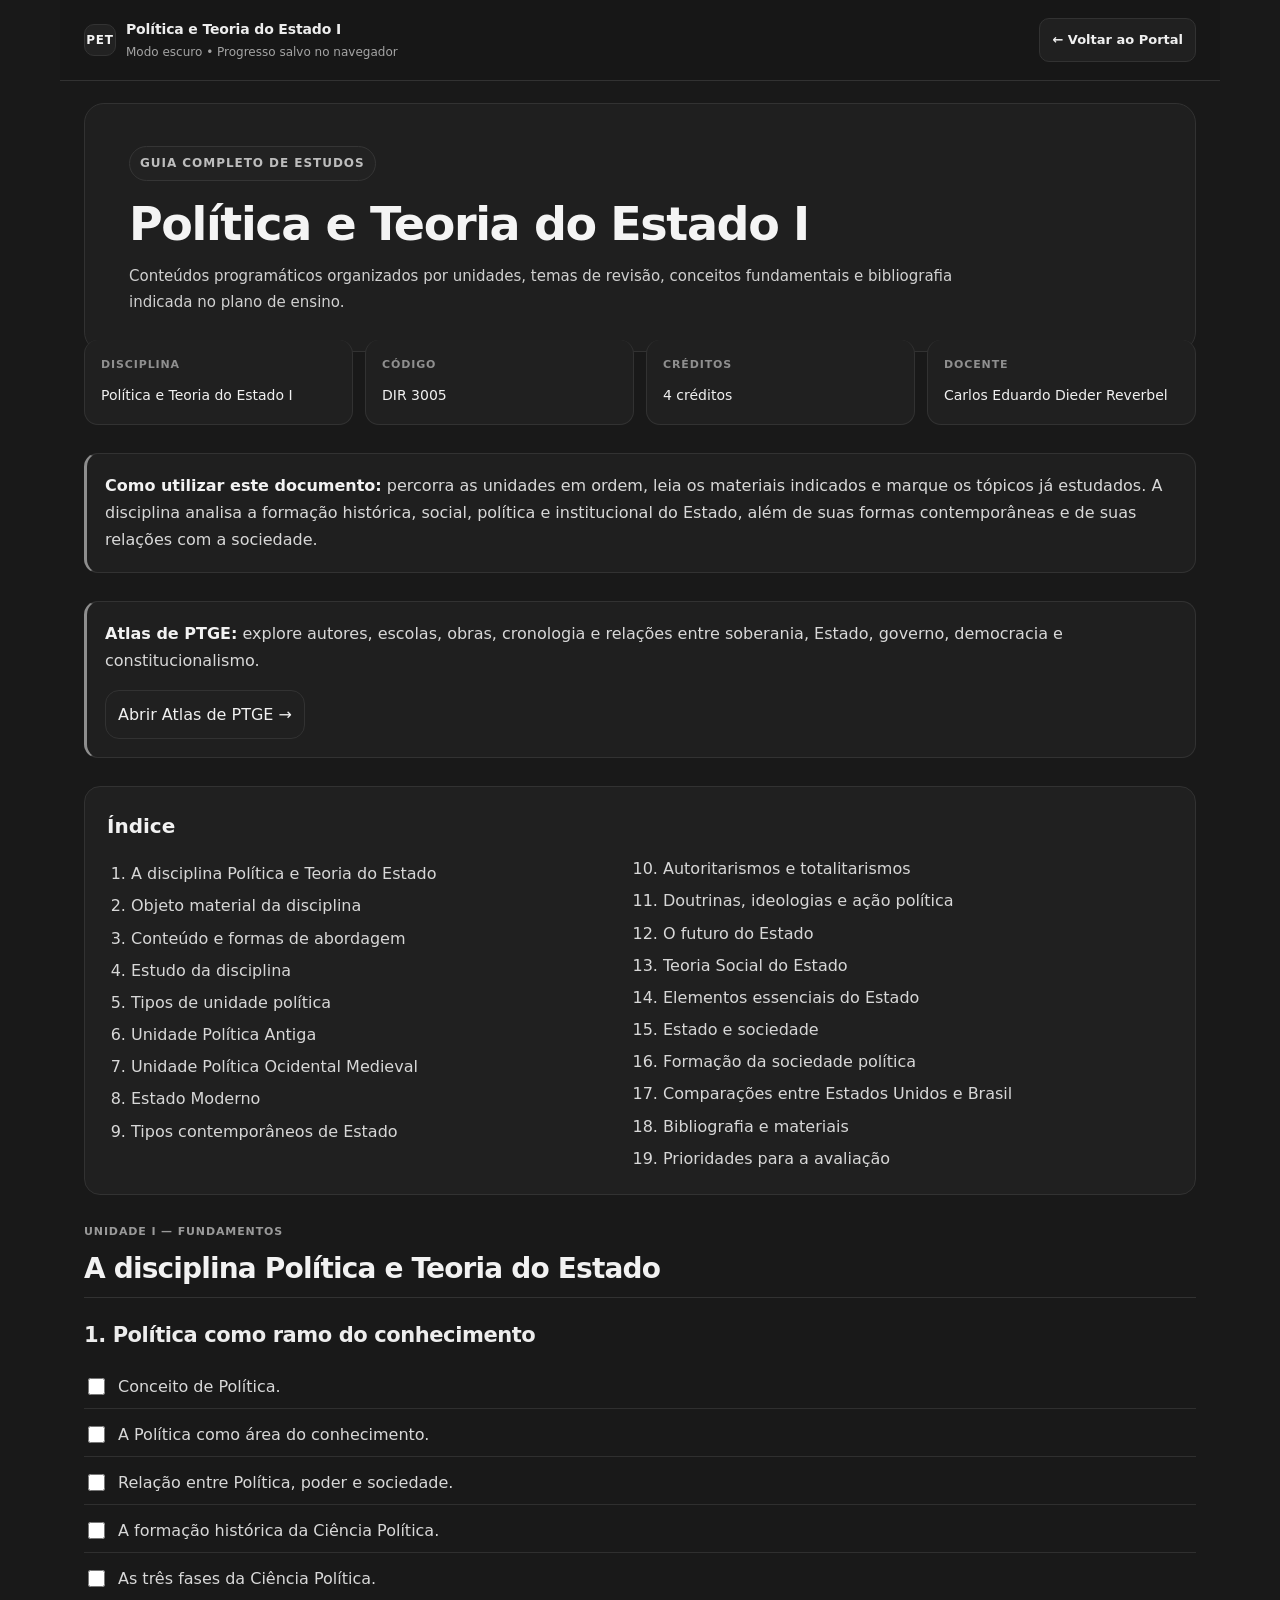
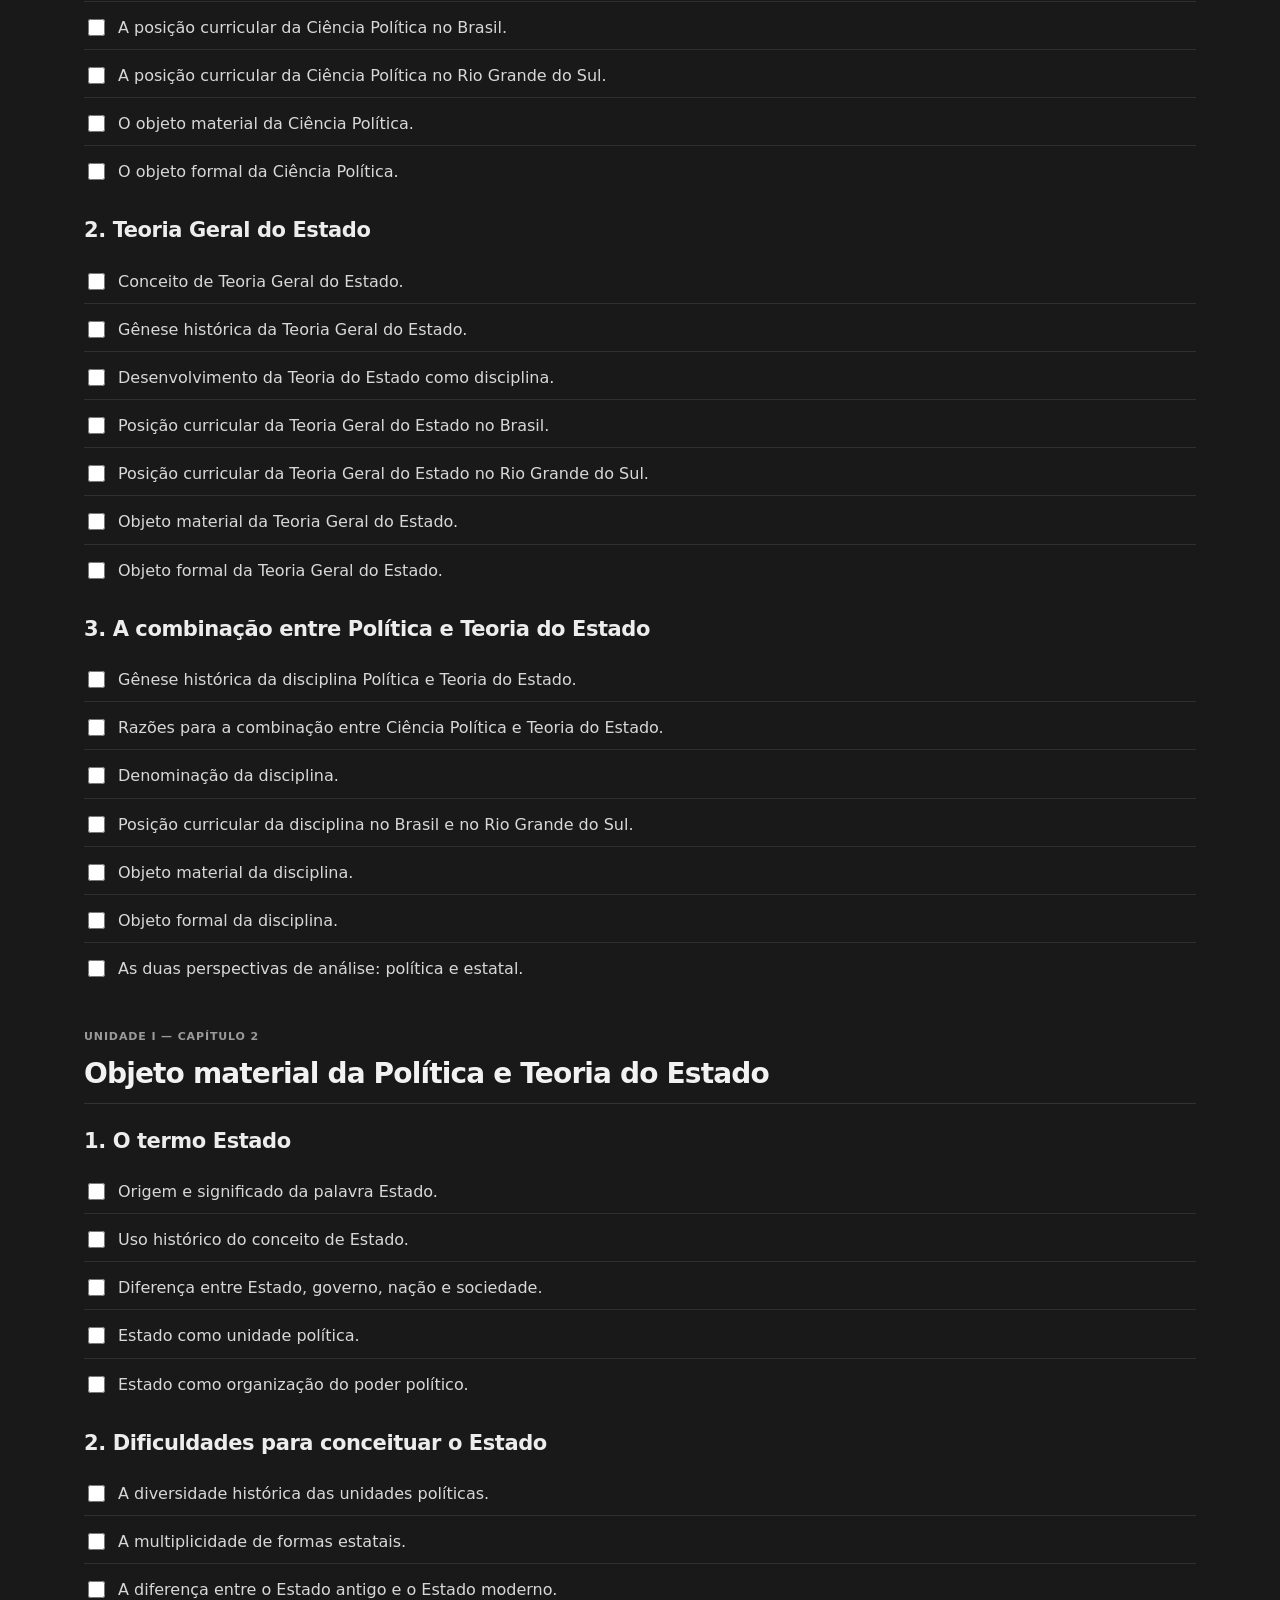
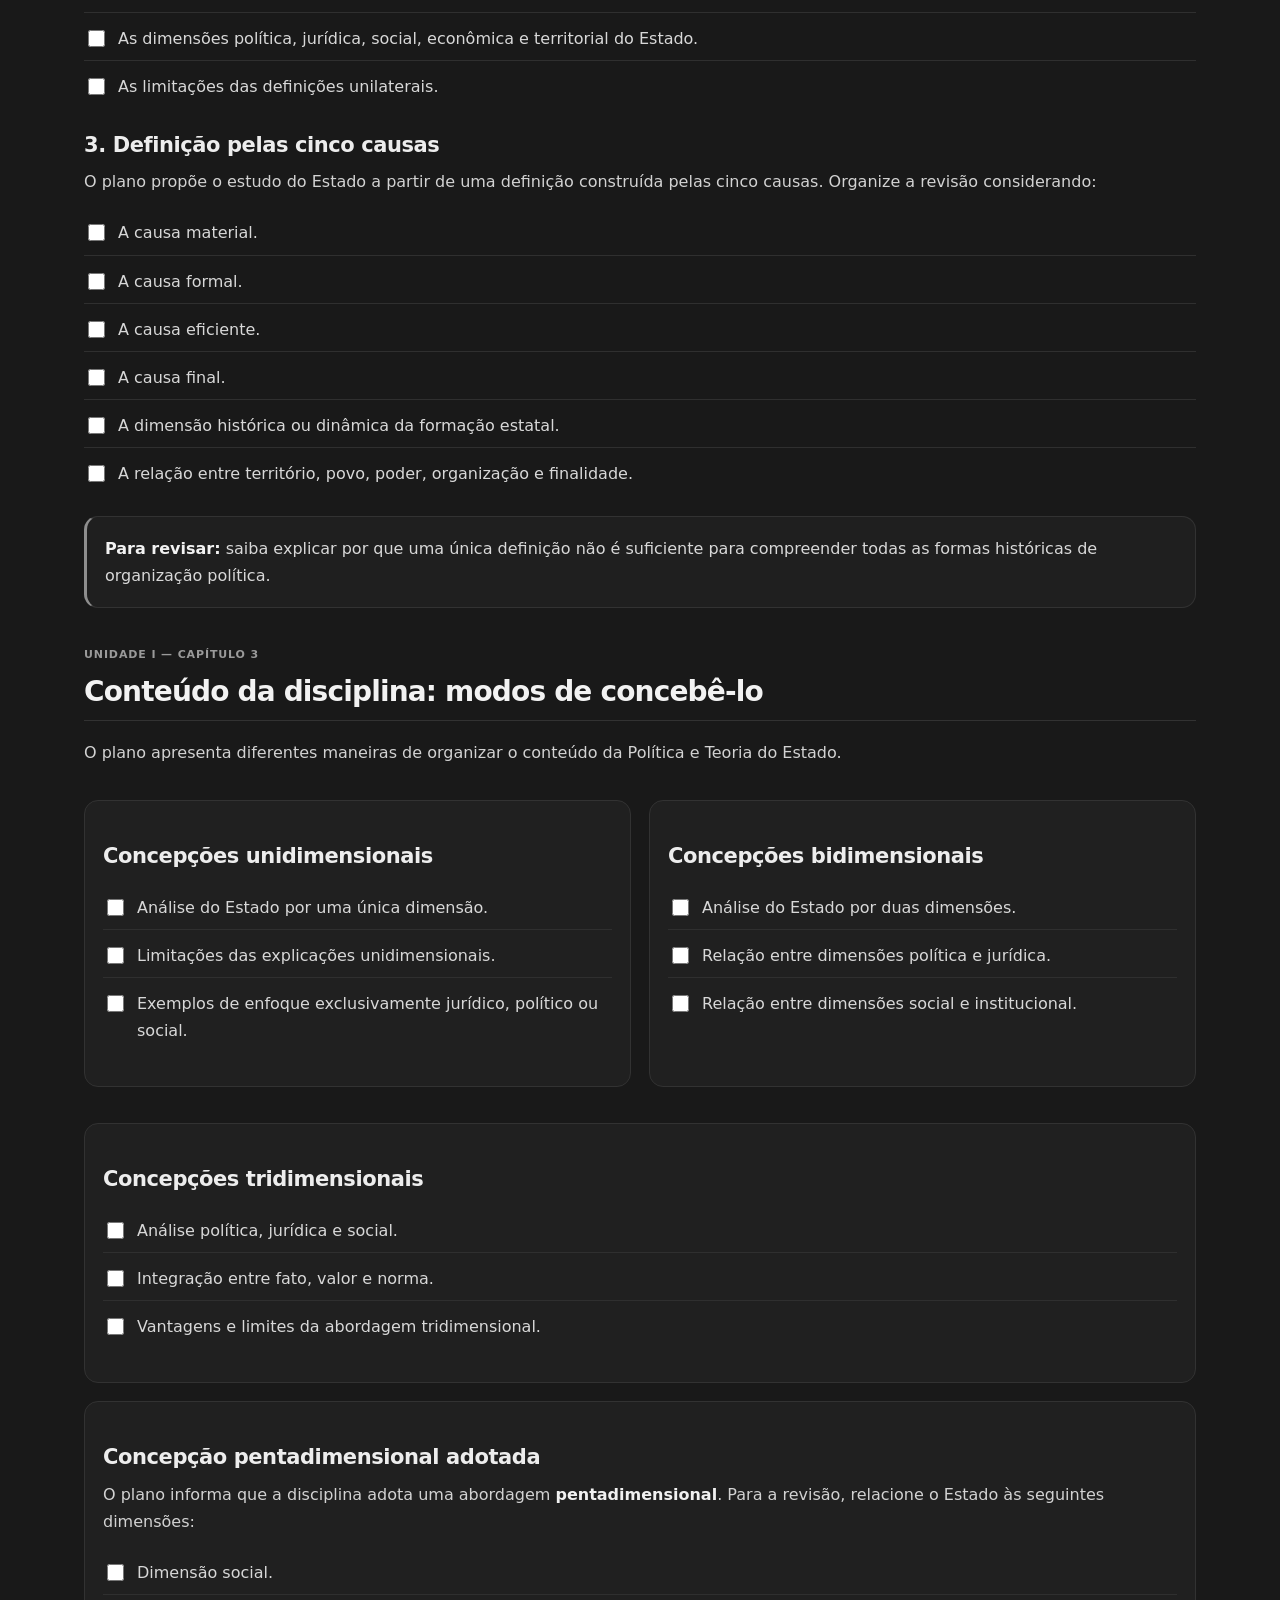
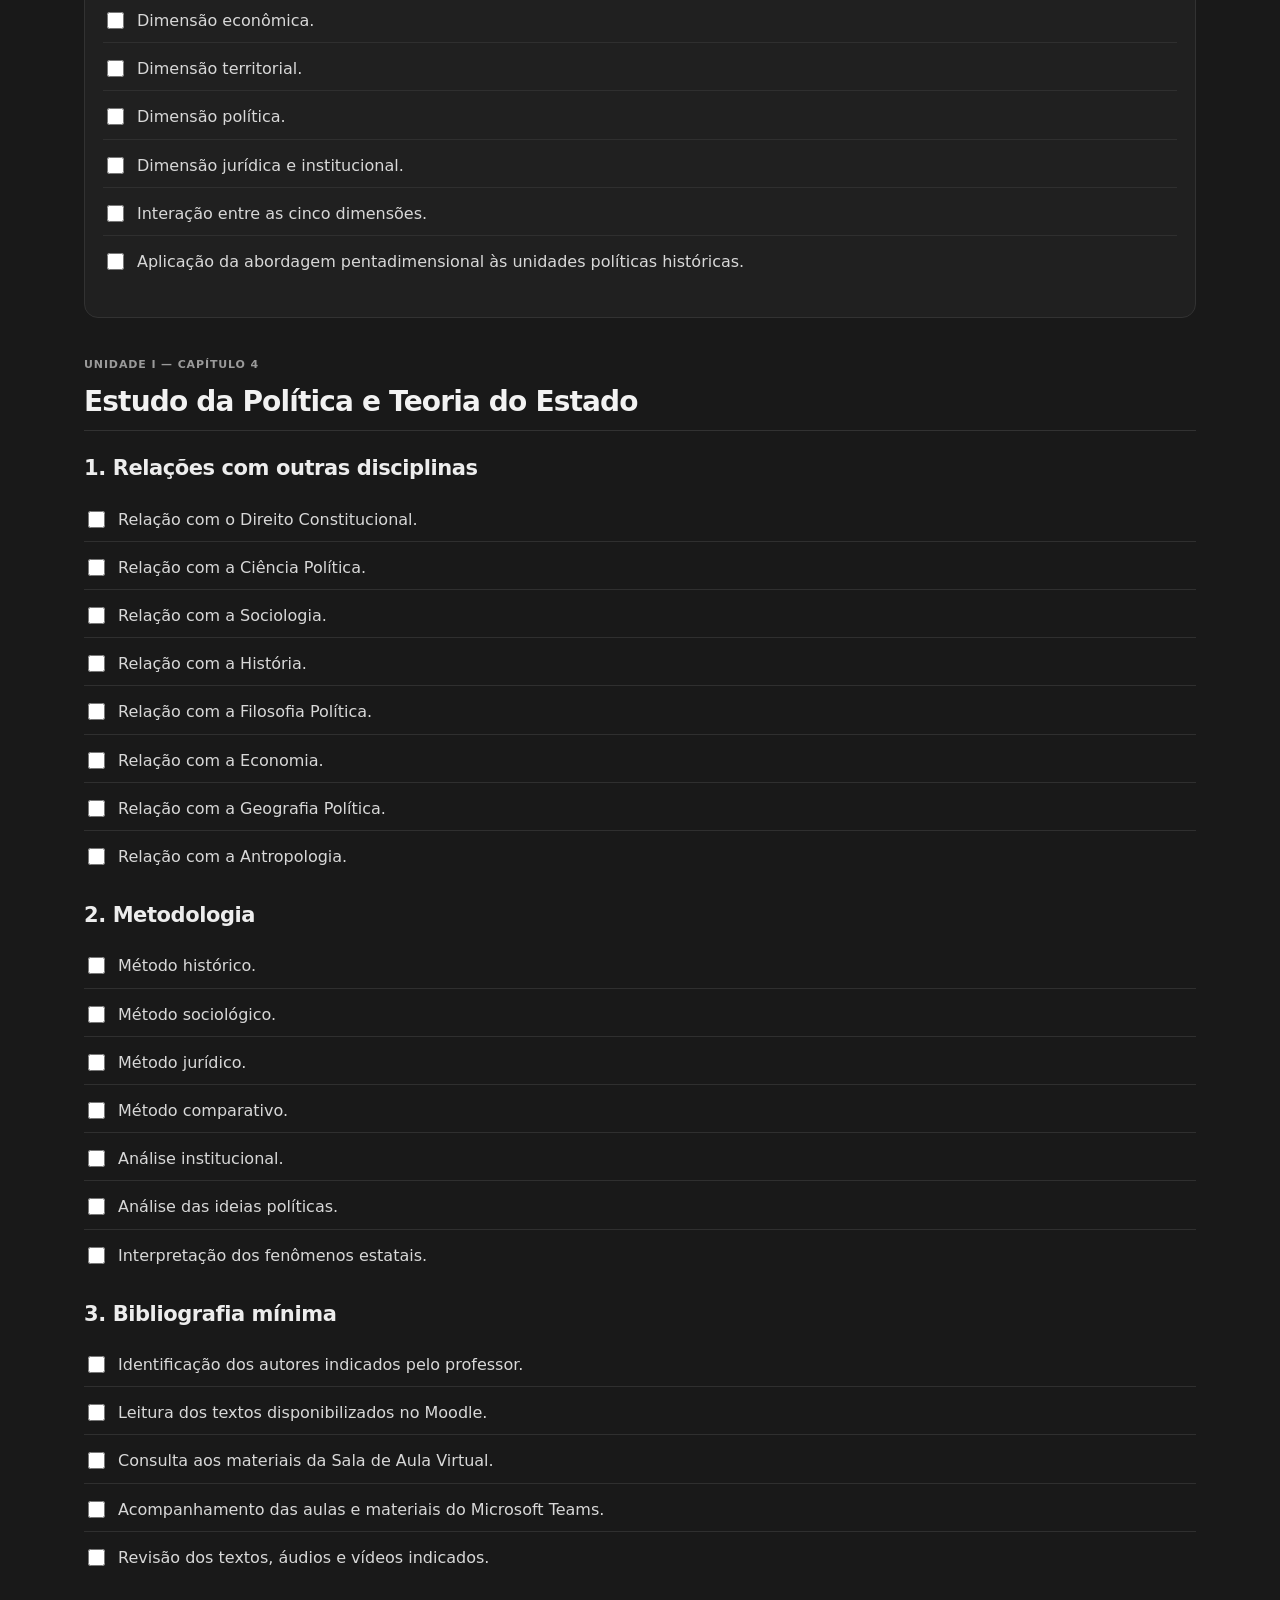
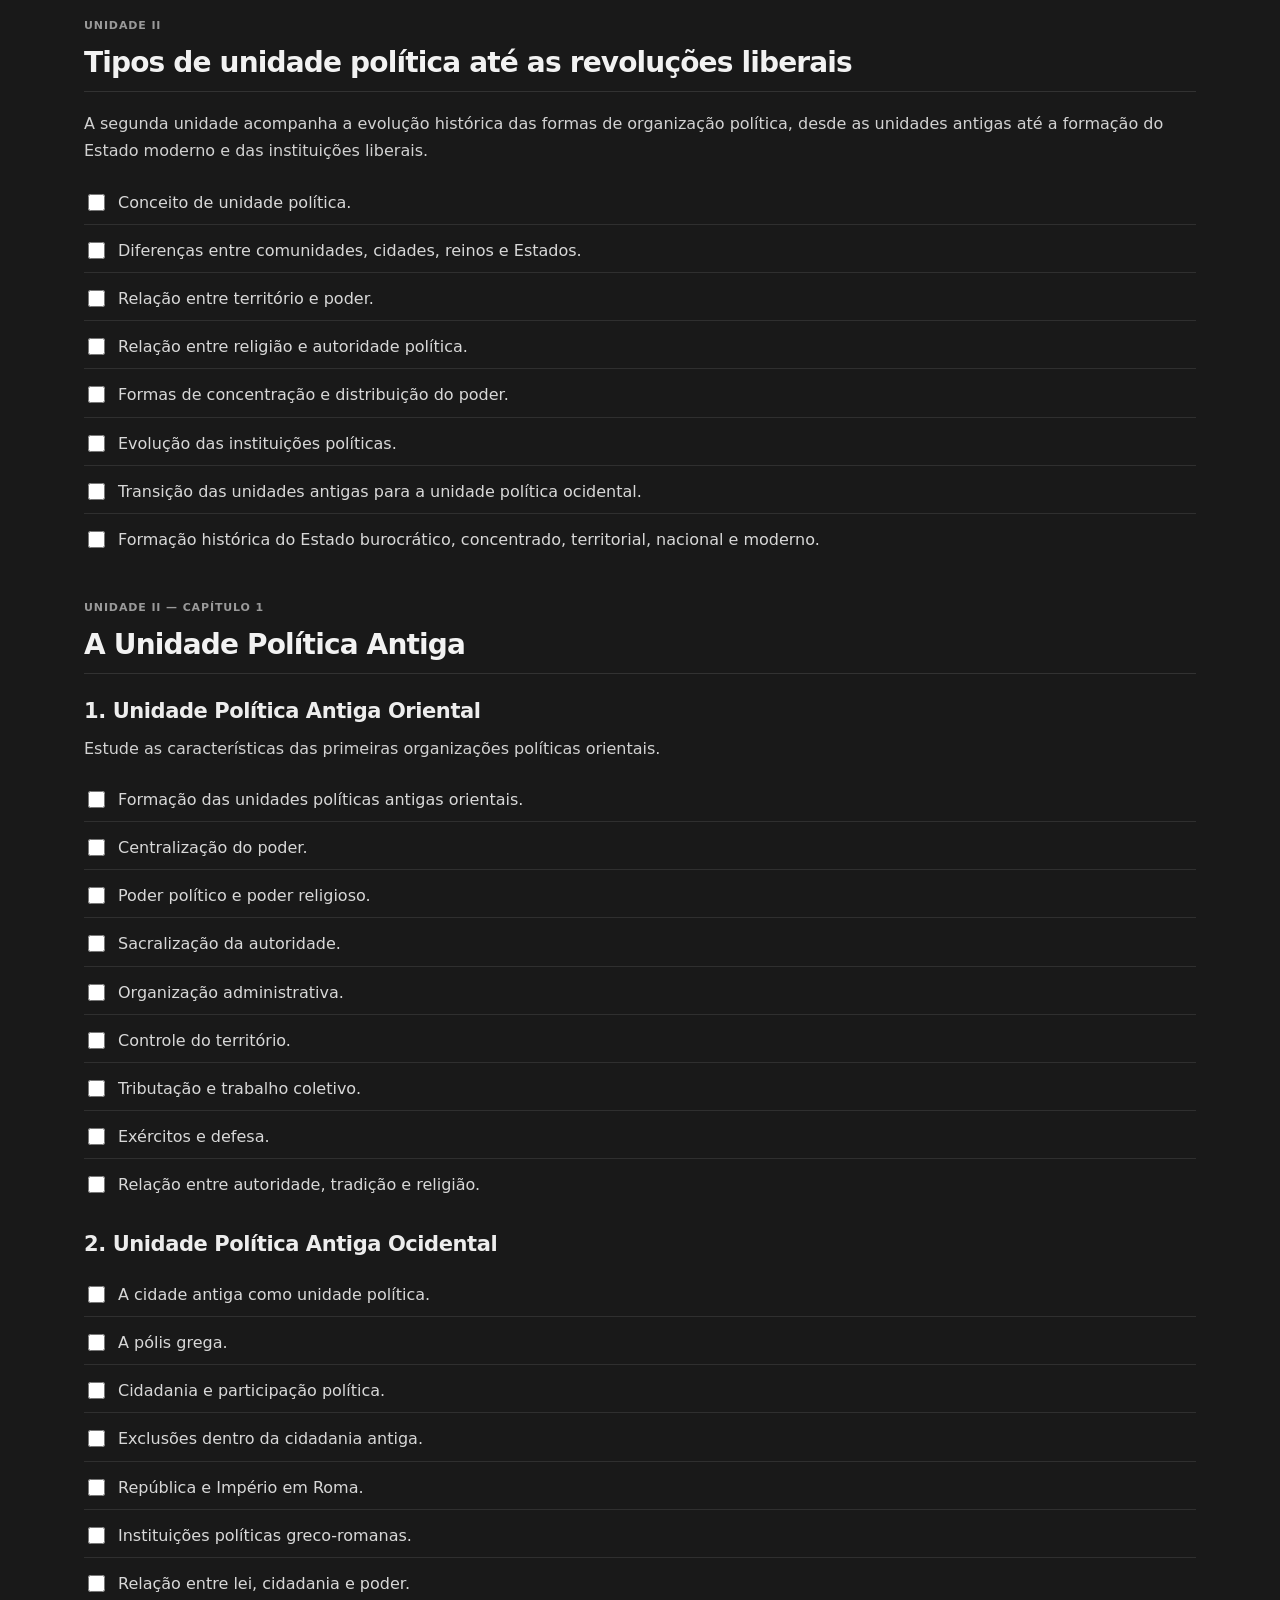
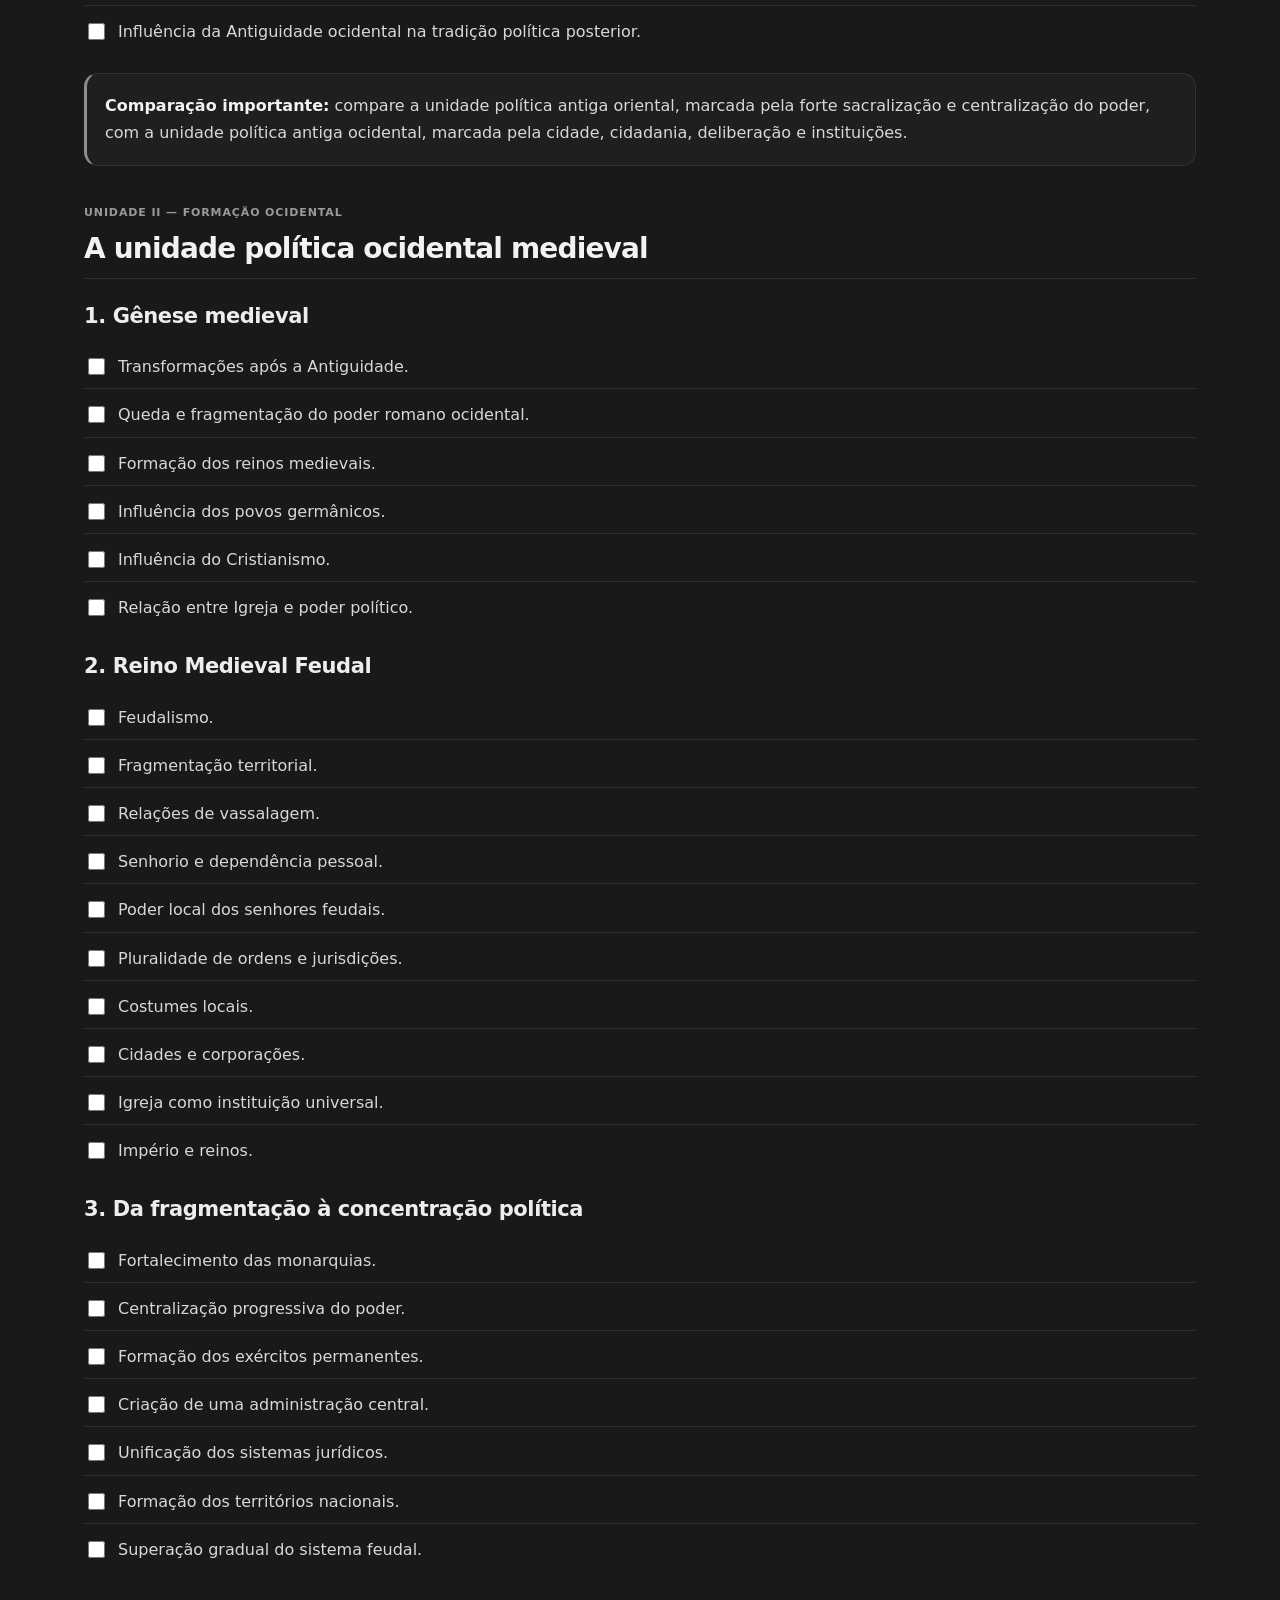
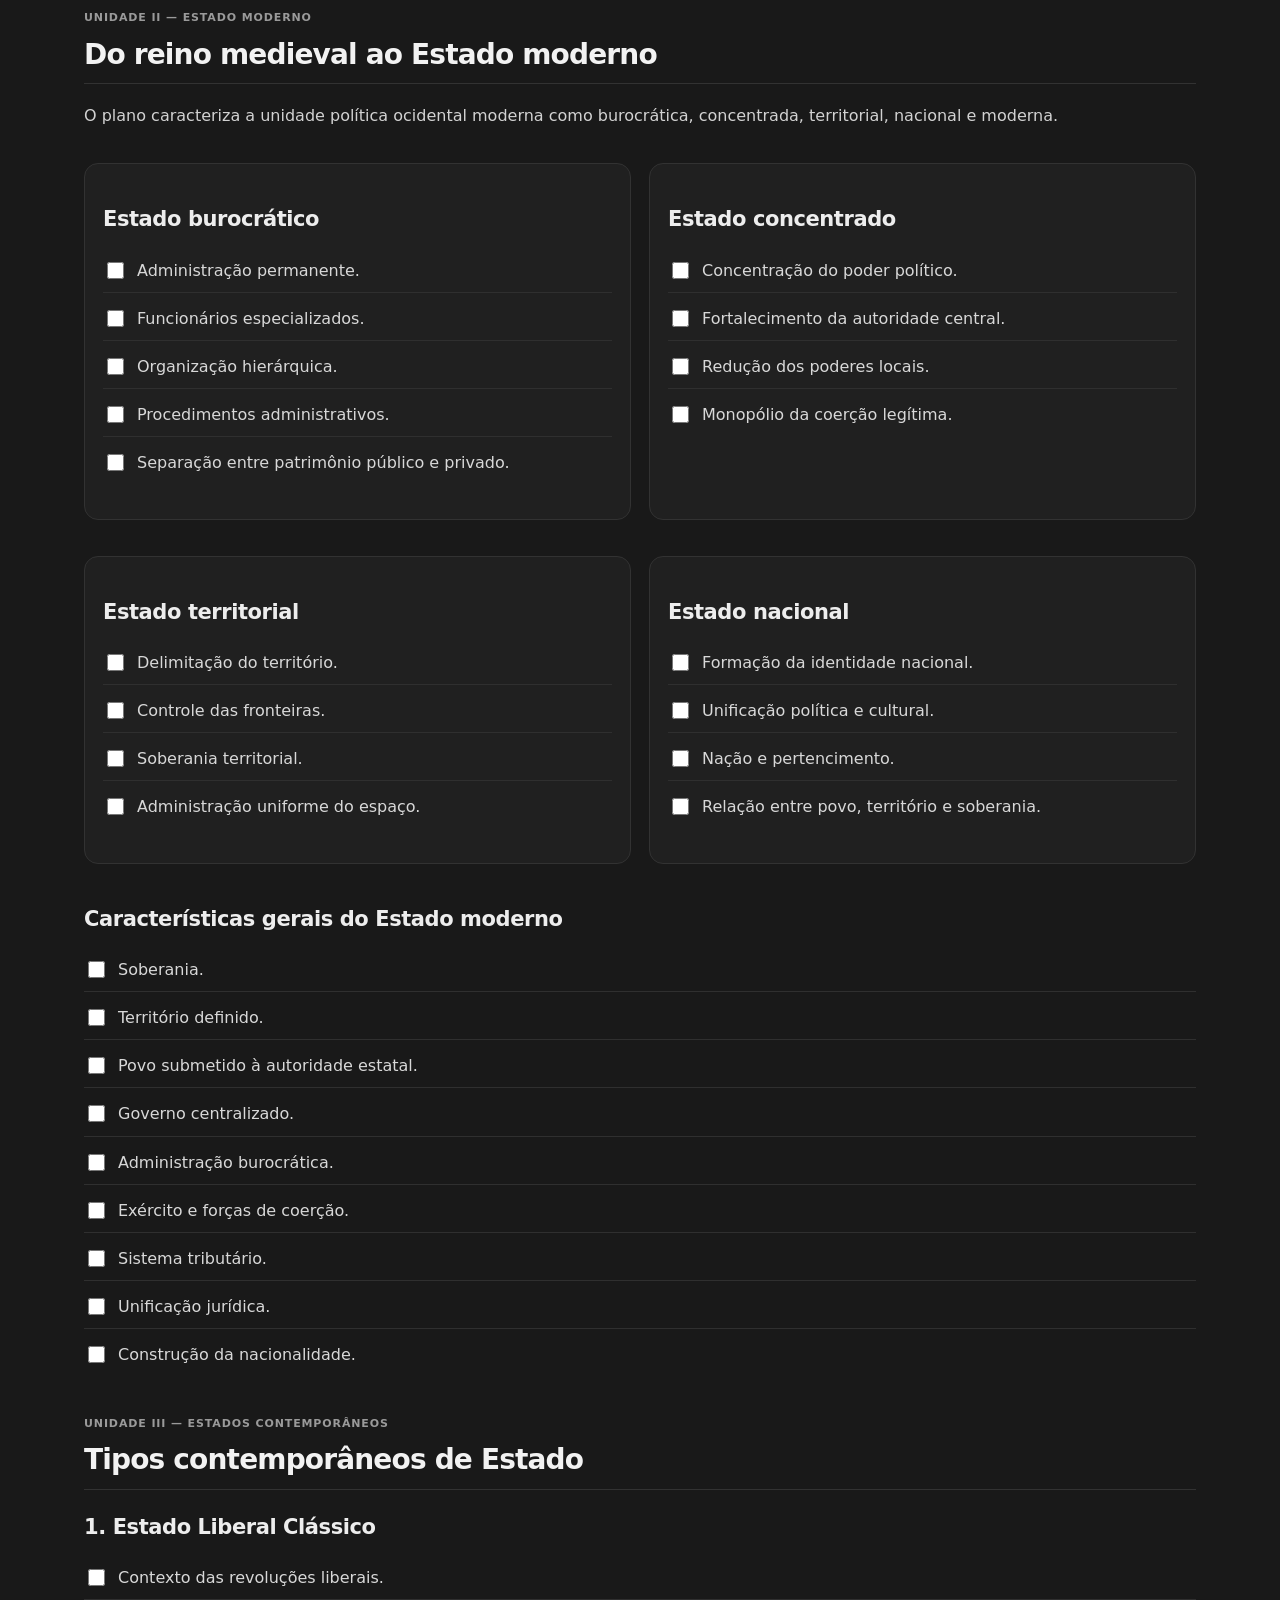
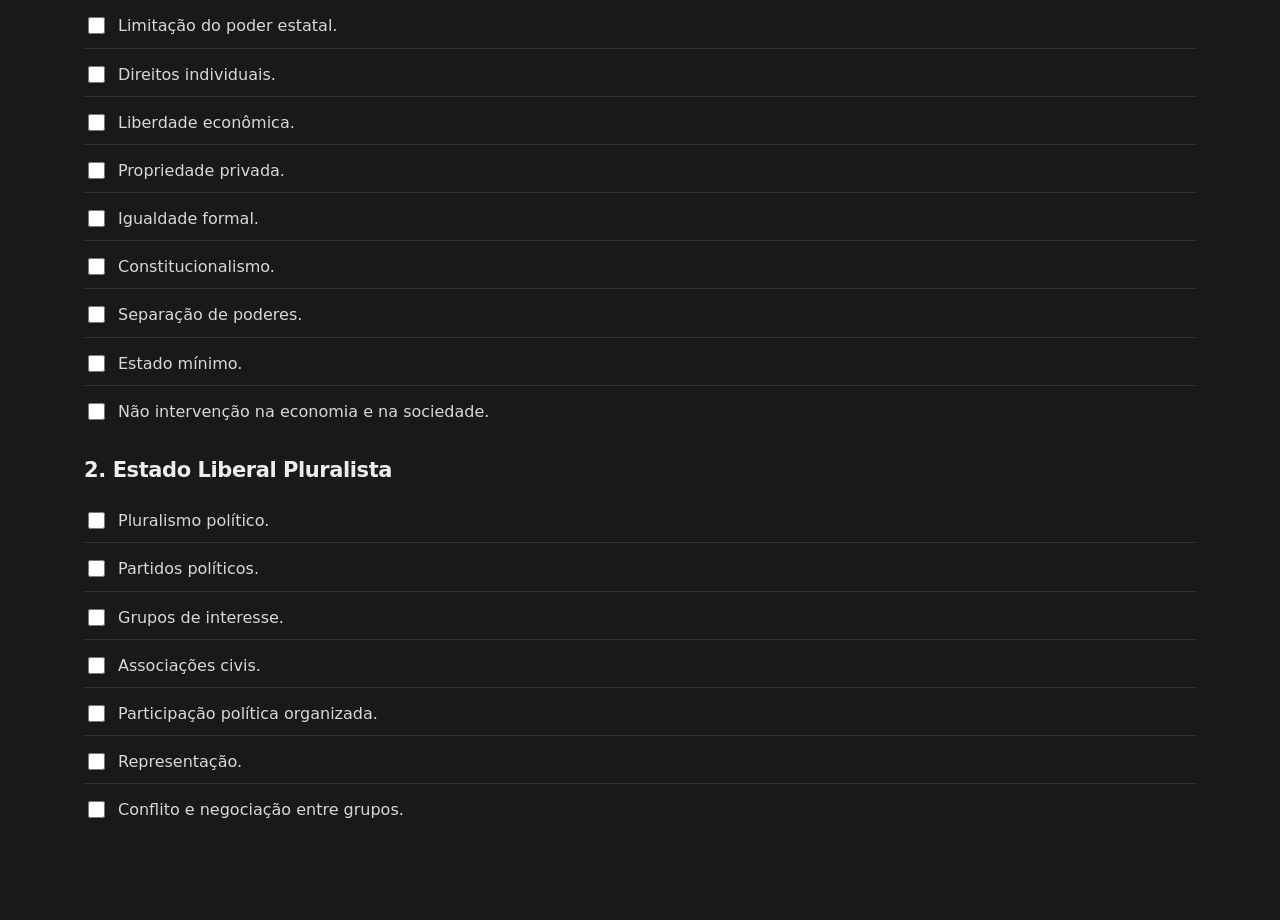
<file: guias/politica-teoria-estado.html>
<!DOCTYPE html>
<html lang="pt-BR">
<head>
  <meta charset="UTF-8">
  <meta name="viewport" content="width=device-width, initial-scale=1.0">
  <title>Guia de Estudos — Política e Teoria do Estado I</title>

  <style>
    :root {
      --azul: #17324d;
      --azul-2: #244e70;
      --azul-claro: #edf4f8;
      --dourado: #b7893c;
      --creme: #fbf8ef;
      --texto: #27343d;
      --cinza: #68757d;
      --borda: #d8e0e5;
      --verde: #2c7b59;
      --sombra: 0 8px 24px rgba(20, 45, 65, .1);
    }

    * {
      box-sizing: border-box;
    }

    html {
      scroll-behavior: smooth;
    }

    body {
      margin: 0;
      background: #edf0f2;
      color: var(--texto);
      font-family: Georgia, "Times New Roman", serif;
      line-height: 1.65;
    }

    .pagina {
      max-width: 1120px;
      margin: 0 auto;
      background: #fff;
      min-height: 100vh;
      box-shadow: var(--sombra);
    }

    header {
      background:
        linear-gradient(135deg, rgba(23, 50, 77, .98), rgba(36, 78, 112, .95)),
        repeating-linear-gradient(
          45deg,
          transparent,
          transparent 12px,
          rgba(255,255,255,.035) 13px
        );
      color: #fff;
      padding: 62px 72px 58px;
      position: relative;
      overflow: hidden;
    }

    header::after {
      content: "⚖";
      position: absolute;
      right: 62px;
      top: 24px;
      color: rgba(255,255,255,.11);
      font-size: 160px;
      line-height: 1;
    }

    .etiqueta {
      display: inline-block;
      border: 1px solid rgba(255,255,255,.5);
      border-radius: 999px;
      padding: 5px 14px;
      margin-bottom: 18px;
      font-family: Arial, sans-serif;
      font-size: 12px;
      font-weight: bold;
      letter-spacing: 1px;
      text-transform: uppercase;
    }

    header h1 {
      max-width: 780px;
      margin: 0 0 15px;
      color: #fff;
      font-size: clamp(34px, 5vw, 58px);
      line-height: 1.1;
    }

    header p {
      max-width: 760px;
      margin: 0;
      color: #e3edf3;
      font-size: 19px;
    }

    main {
      padding: 45px 72px 70px;
    }

    .informacoes {
      display: grid;
      grid-template-columns: repeat(4, 1fr);
      gap: 13px;
      margin: -78px 0 38px;
      position: relative;
      z-index: 2;
    }

    .info {
      background: #fff;
      border: 1px solid var(--borda);
      border-top: 4px solid var(--dourado);
      border-radius: 8px;
      padding: 16px 18px;
      box-shadow: var(--sombra);
    }

    .info strong {
      display: block;
      margin-bottom: 4px;
      color: var(--azul);
      font-family: Arial, sans-serif;
      font-size: 11px;
      letter-spacing: .8px;
      text-transform: uppercase;
    }

    .info span {
      font-size: 15px;
    }

    .aviso {
      background: var(--creme);
      border-left: 5px solid var(--dourado);
      border-radius: 0 7px 7px 0;
      padding: 17px 21px;
      margin: 25px 0 35px;
    }

    .aviso strong {
      color: var(--azul);
    }

    .indice {
      background: var(--azul-claro);
      border: 1px solid #cbdde8;
      border-radius: 10px;
      padding: 23px 27px;
      margin-bottom: 45px;
    }

    .indice h2 {
      margin: 0 0 12px;
      color: var(--azul);
      font-size: 23px;
    }

    .indice ol {
      columns: 2;
      margin: 0;
      padding-left: 24px;
    }

    .indice li {
      margin: 5px 0;
      break-inside: avoid;
    }

    a {
      color: #185a86;
      text-decoration: none;
    }

    a:hover {
      text-decoration: underline;
    }

    section {
      margin-bottom: 52px;
      scroll-margin-top: 20px;
    }

    .titulo-secao {
      border-bottom: 2px solid var(--dourado);
      margin-bottom: 24px;
      padding-bottom: 11px;
    }

    .titulo-secao small {
      display: block;
      margin-bottom: 6px;
      color: var(--dourado);
      font-family: Arial, sans-serif;
      font-size: 12px;
      font-weight: bold;
      letter-spacing: 1px;
      text-transform: uppercase;
    }

    .titulo-secao h2 {
      margin: 0;
      color: var(--azul);
      font-size: 31px;
      line-height: 1.2;
    }

    h3 {
      margin: 29px 0 11px;
      color: var(--azul);
      font-size: 23px;
      line-height: 1.25;
    }

    h4 {
      margin: 20px 0 8px;
      color: var(--azul-2);
      font-size: 18px;
    }

    p {
      margin-top: 8px;
    }

    ul, ol {
      padding-left: 27px;
    }

    li {
      margin: 4px 0;
    }

    .checklist {
      list-style: none;
      padding-left: 0;
    }

    .checklist li {
      display: flex;
      align-items: flex-start;
      gap: 10px;
      border-bottom: 1px dotted #dce2e5;
      padding: 6px 0;
    }

    .checklist input {
      width: 16px;
      height: 16px;
      flex: 0 0 auto;
      margin-top: 6px;
      accent-color: var(--verde);
    }

    .bloco {
      border: 1px solid var(--borda);
      border-radius: 8px;
      background: #fff;
      padding: 19px 22px;
      margin: 18px 0;
    }

    .bloco h3:first-child,
    .bloco h4:first-child {
      margin-top: 0;
    }

    .colunas {
      display: grid;
      grid-template-columns: repeat(2, minmax(0, 1fr));
      gap: 20px;
    }

    .bibliografia {
      border-left: 4px solid var(--azul);
      border-radius: 0 7px 7px 0;
      background: #f6fafc;
      padding: 18px 22px;
      margin-top: 22px;
    }

    .bibliografia h3 {
      margin-top: 0;
      font-size: 21px;
    }

    .referencias li {
      margin-bottom: 12px;
      overflow-wrap: anywhere;
      break-inside: avoid;
    }

    .bibliografia p:last-child {
      margin-bottom: 0;
    }

    .nota {
      color: var(--cinza);
      font-size: 14px;
    }

    .termo {
      color: var(--verde);
      font-weight: bold;
    }

    table {
      width: 100%;
      border-collapse: collapse;
      margin: 18px 0 25px;
      font-size: 15px;
    }

    th {
      background: var(--azul);
      color: #fff;
      text-align: left;
      font-family: Arial, sans-serif;
      font-size: 13px;
    }

    th, td {
      border: 1px solid var(--borda);
      padding: 11px 13px;
      vertical-align: top;
    }

    tr:nth-child(even) td {
      background: #f8fafb;
    }

    .prioridades {
      display: grid;
      grid-template-columns: repeat(2, 1fr);
      gap: 11px 27px;
      list-style: none;
      padding: 0;
      counter-reset: item;
    }

    .prioridades li {
      display: flex;
      gap: 10px;
      align-items: flex-start;
      counter-increment: item;
    }

    .prioridades li::before {
      content: counter(item);
      display: inline-grid;
      place-items: center;
      width: 26px;
      height: 26px;
      flex: 0 0 26px;
      margin-top: 2px;
      border-radius: 50%;
      background: var(--dourado);
      color: #fff;
      font-family: Arial, sans-serif;
      font-size: 13px;
      font-weight: bold;
    }

    footer {
      background: var(--azul);
      color: #e6eef3;
      padding: 28px 72px;
      font-size: 14px;
    }

    footer strong {
      color: #fff;
    }

    @media (max-width: 850px) {
      header {
        padding: 42px 25px 95px;
      }

      header::after {
        right: 16px;
        top: 22px;
        font-size: 115px;
      }

      main {
        padding: 30px 22px 50px;
      }

      .informacoes {
        grid-template-columns: repeat(2, 1fr);
        margin-top: -70px;
      }

      .colunas,
      .prioridades {
        grid-template-columns: 1fr;
      }

      footer {
        padding: 25px 22px;
      }
    }

    @media (max-width: 560px) {
      .informacoes {
        grid-template-columns: 1fr;
      }

      .indice ol {
        columns: 1;
      }

      .titulo-secao h2 {
        font-size: 27px;
      }

      table {
        display: block;
        overflow-x: auto;
      }
    }

    @media print {
      body {
        background: #fff;
      }

      .pagina {
        max-width: none;
        box-shadow: none;
      }

      header {
        print-color-adjust: exact;
        -webkit-print-color-adjust: exact;
      }

      .bloco,
      .bibliografia,
      .aviso {
        break-inside: avoid;
      }

      a {
        color: #000;
      }
    }
  </style>

<style id="portal-estudos-integracao">
  .portal-estudos-voltar{position:fixed;right:18px;bottom:18px;z-index:9999;display:inline-flex;align-items:center;gap:8px;padding:11px 15px;border-radius:999px;background:#102c43;color:#fff!important;text-decoration:none!important;font:700 13px/1.2 Arial,sans-serif;box-shadow:0 9px 24px rgba(16,44,67,.24);border:1px solid rgba(255,255,255,.18)}
  .portal-estudos-voltar:hover{transform:translateY(-1px);background:#173f5f;text-decoration:none!important}
  @media(max-width:620px){.portal-estudos-voltar{right:12px;bottom:12px;padding:10px 13px;font-size:12px}}
  @media print{.portal-estudos-voltar{display:none!important}}
</style>
<style id="notion-dark-override">
  :root{--azul:#f2f2f2;--azul-2:#dfdfdf;--azul-claro:#202020;--dourado:#9d9d9d;--creme:#1f1f1f;--texto:#ededed;--cinza:#a4a4a4;--borda:#323232;--verde:#d9d9d9;--sombra:0 20px 40px rgba(0,0,0,.22)}
  html{scroll-behavior:smooth}
  body{background:#191919!important;color:var(--texto)!important;font-family:Inter,ui-sans-serif,system-ui,-apple-system,"Segoe UI",Roboto,Arial,sans-serif!important;line-height:1.7}
  .pagina{max-width:1160px!important;background:#191919!important;box-shadow:none!important}
  .portal-topbar{display:flex;align-items:center;justify-content:space-between;gap:14px;padding:18px 24px;border-bottom:1px solid var(--borda);background:#171717;position:sticky;top:0;z-index:20;backdrop-filter:blur(12px)}
  .portal-topbar .left{display:flex;align-items:center;gap:10px;min-width:0}
  .portal-topbar .mark{display:grid;place-items:center;width:32px;height:32px;border-radius:10px;background:#222;border:1px solid #333;color:#f3f3f3;font-size:12px;font-weight:800;letter-spacing:.06em}
  .portal-topbar strong{display:block;font-size:14px;letter-spacing:-.01em}
  .portal-topbar span{display:block;color:var(--cinza);font-size:12px}
  .portal-topbar .back-link{display:inline-flex;align-items:center;gap:8px;padding:10px 12px;border-radius:10px;border:1px solid var(--borda);background:#202020;color:#f0f0f0;text-decoration:none;font-weight:700;font-size:13px;white-space:nowrap}
  header{background:#1f1f1f!important;border:1px solid var(--borda);border-radius:20px;padding:42px 44px 36px!important;margin:22px 24px 0;overflow:hidden}
  header::after{display:none!important}
  .etiqueta{background:#222!important;border-color:#353535!important;color:#bdbdbd!important;font-family:Inter,ui-sans-serif,system-ui,sans-serif!important;font-weight:700!important;letter-spacing:.08em!important;padding:6px 10px!important}
  header h1{font-family:Inter,ui-sans-serif,system-ui,sans-serif!important;color:#f4f4f4!important;font-size:clamp(30px,4vw,46px)!important;line-height:1.1!important;letter-spacing:-.03em}
  header p{color:#d0d0d0!important;font-size:15px!important;max-width:860px!important}
  main{padding:24px 24px 50px!important}
  .informacoes,.meta{display:grid!important;grid-template-columns:repeat(auto-fit,minmax(180px,1fr))!important;gap:12px!important;margin:-36px 0 28px!important;position:relative;z-index:2}
  .info,.meta-card{background:#202020!important;border:1px solid var(--borda)!important;border-top:none!important;border-radius:14px!important;box-shadow:none!important;padding:16px 16px!important}
  .info strong,.meta-card strong{color:#8f8f8f!important;font-family:Inter,ui-sans-serif,system-ui,sans-serif!important;font-size:11px!important;letter-spacing:.08em!important;text-transform:uppercase!important;margin-bottom:6px!important}
  .info span,.meta-card span,.meta-card div:last-child{color:#f0f0f0!important;font-size:14px!important}
  .progresso{display:flex;flex-wrap:wrap;align-items:center;gap:12px;margin:0 0 24px;padding:16px 18px;background:#202020;border:1px solid var(--borda);border-radius:14px}
  .progresso p{margin:0;color:#d2d2d2;font-size:14px}
  .barra{flex:1 1 240px;height:8px;background:#2a2a2a;border-radius:999px;overflow:hidden}
  .barra-interna{height:100%!important;background:#ececec!important;border-radius:inherit!important}
  .botao-limpar,.limpar{border:1px solid var(--borda)!important;background:#242424!important;color:#ededed!important;border-radius:10px!important;padding:10px 12px!important;font-weight:700!important;cursor:pointer}
  .aviso{background:#1f1f1f!important;border:1px solid var(--borda)!important;border-left:3px solid #8e8e8e!important;color:#d8d8d8!important;border-radius:14px!important;padding:18px 18px!important;margin:20px 0 28px!important}
  .aviso strong{color:#f2f2f2!important}
  .indice{background:#202020!important;border:1px solid var(--borda)!important;border-radius:16px!important;padding:22px 22px!important;margin-bottom:28px!important}
  .indice h2{color:#f2f2f2!important;font-family:Inter,ui-sans-serif,system-ui,sans-serif!important;font-size:20px!important;margin:0 0 12px!important}
  .indice ol{columns:2;gap:22px}
  .indice a{color:#d7d7d7!important;text-decoration:none}
  .indice a:hover{text-decoration:underline}
  section{margin-bottom:38px!important}
  .titulo-secao,.secao-titulo{border-bottom:1px solid var(--borda)!important;padding-bottom:12px!important;margin-bottom:18px!important;display:flex;flex-direction:column;gap:4px}
  .titulo-secao small,.secao-titulo small,.numero{color:#9a9a9a!important;font-family:Inter,ui-sans-serif,system-ui,sans-serif!important;font-size:11px!important;letter-spacing:.08em!important;text-transform:uppercase!important;font-weight:700!important}
  .titulo-secao h2,.secao-titulo h2{color:#f2f2f2!important;font-family:Inter,ui-sans-serif,system-ui,sans-serif!important;font-size:28px!important;line-height:1.2!important;margin:0!important;letter-spacing:-.03em}
  h3,h4{color:#ededed!important;font-family:Inter,ui-sans-serif,system-ui,sans-serif!important;letter-spacing:-.02em}
  h3{font-size:21px!important;margin:24px 0 10px!important}
  h4{font-size:17px!important;margin:18px 0 8px!important}
  p,li,td,th,span,div{word-break:normal;overflow-wrap:anywhere}
  p{color:#d2d2d2!important}
  ul,ol{padding-left:24px}
  li{color:#d8d8d8!important}
  .bloco,.bloco-destaque,.destaque,.bibliografia,.link-material{background:#202020!important;border:1px solid var(--borda)!important;border-radius:14px!important;padding:18px 18px!important;box-shadow:none!important}
  .bibliografia{border-left:3px solid #8d8d8d!important;background:#1f1f1f!important}
  .bibliografia h3{margin-top:0!important}
  .nota{color:#a5a5a5!important}
  .termo{color:#f1f1f1!important}
  .checklist{list-style:none;padding-left:0}
  .checklist li,.lista-estudo li{display:flex;align-items:flex-start;gap:10px;padding:8px 0;border-bottom:1px solid #2f2f2f!important}
  .checklist li:last-child,.lista-estudo li:last-child{border-bottom:none!important}
  .checklist input{width:17px;height:17px;margin-top:5px;accent-color:#e6e6e6}
  table{width:100%;border-collapse:collapse;background:#202020;border:1px solid var(--borda)!important;border-radius:14px!important;overflow:hidden}
  th{background:#232323!important;color:#f3f3f3!important;font-family:Inter,ui-sans-serif,system-ui,sans-serif!important;font-size:12px!important;letter-spacing:.04em;text-transform:uppercase}
  td,th{border:1px solid var(--borda)!important;padding:11px 12px!important;color:#d7d7d7!important}
  tr:nth-child(even) td{background:#1d1d1d!important}
  .prioridades,.colunas{display:grid;grid-template-columns:repeat(2,minmax(0,1fr));gap:14px 18px}
  .prioridades li::before{background:#333!important;color:#fff!important;font-family:Inter,ui-sans-serif,system-ui,sans-serif!important}
  a{color:#f0f0f0!important}
  a:hover{text-decoration:underline}
  footer{background:#171717!important;border-top:1px solid var(--borda)!important;color:#adadad!important;padding:22px 24px!important;font-family:Inter,ui-sans-serif,system-ui,sans-serif!important}
  footer strong{color:#f2f2f2!important}
  .portal-estudos-voltar{background:#efefef!important;color:#151515!important;border:1px solid #efefef!important;box-shadow:0 14px 28px rgba(0,0,0,.25)!important;padding:11px 15px!important;font:700 13px/1.2 Inter,ui-sans-serif,system-ui,sans-serif!important}
  .portal-estudos-voltar:hover{background:#ffffff!important;color:#111!important;transform:translateY(-1px)}
  .link-material{display:inline-flex!important;align-items:center;gap:8px;padding:10px 12px!important;text-decoration:none!important}
  @media (max-width:850px){header{margin:16px 16px 0;padding:30px 22px!important}main{padding:20px 16px 42px!important}.portal-topbar{padding:14px 16px}.informacoes,.meta{grid-template-columns:1fr 1fr!important;margin-top:-22px!important}.indice ol{columns:1}.prioridades,.colunas{grid-template-columns:1fr!important}footer{padding:18px 16px!important}}
  @media (max-width:560px){.informacoes,.meta{grid-template-columns:1fr!important}.portal-topbar{flex-direction:column;align-items:flex-start}.portal-topbar .back-link{width:100%;justify-content:center}}
  @media print{body{background:#fff!important;color:#000!important}.portal-topbar,.portal-estudos-voltar{display:none!important}.pagina{background:#fff!important}header,.bloco,.bibliografia,.aviso,.indice,.info,.meta-card{border-color:#bbb!important;background:#fff!important;color:#000!important;box-shadow:none!important}}
</style>
  <link rel="stylesheet" href="../assets/guide-enhancements.css">
</head>

<body>
  <div class="pagina">
    <div class="portal-topbar">
      <div class="left">
        <div class="mark">PET</div>
        <div><strong>Política e Teoria do Estado I</strong><span>Modo escuro • Progresso salvo no navegador</span></div>
      </div>
      <a class="back-link" href="../index.html">← Voltar ao Portal</a>
    </div>


    <header>
      <span class="etiqueta">Guia completo de estudos</span>
      <h1>Política e Teoria do Estado I</h1>
      <p>
        Conteúdos programáticos organizados por unidades, temas de revisão,
        conceitos fundamentais e bibliografia indicada no plano de ensino.
      </p>
    </header>

    <main>

      <div class="informacoes">
        <div class="info">
          <strong>Disciplina</strong>
          <span>Política e Teoria do Estado I</span>
        </div>

        <div class="info">
          <strong>Código</strong>
          <span>DIR 3005</span>
        </div>

        <div class="info">
          <strong>Créditos</strong>
          <span>4 créditos</span>
        </div>

        <div class="info">
          <strong>Docente</strong>
          <span>Carlos Eduardo Dieder Reverbel</span>
        </div>
      </div>

      <div class="aviso">
        <strong>Como utilizar este documento:</strong>
        percorra as unidades em ordem, leia os materiais indicados e marque
        os tópicos já estudados. A disciplina analisa a formação histórica,
        social, política e institucional do Estado, além de suas formas
        contemporâneas e de suas relações com a sociedade.
      </div>

      <div class="aviso" style="display:flex;align-items:center;justify-content:space-between;gap:16px;flex-wrap:wrap">
        <div><strong>Atlas de PTGE:</strong> explore autores, escolas, obras, cronologia e relações entre soberania, Estado, governo, democracia e constitucionalismo.</div>
        <a class="link-material" href="../atlas-ptge.html" style="white-space:nowrap">Abrir Atlas de PTGE →</a>
      </div>

      <nav class="indice">
        <h2>Índice</h2>
        <ol>
          <li><a href="#disciplina">A disciplina Política e Teoria do Estado</a></li>
          <li><a href="#objeto">Objeto material da disciplina</a></li>
          <li><a href="#conteudo">Conteúdo e formas de abordagem</a></li>
          <li><a href="#estudo">Estudo da disciplina</a></li>
          <li><a href="#unidade-politica">Tipos de unidade política</a></li>
          <li><a href="#antiga">Unidade Política Antiga</a></li>
          <li><a href="#medieval">Unidade Política Ocidental Medieval</a></li>
          <li><a href="#moderno">Estado Moderno</a></li>
          <li><a href="#contemporaneo">Tipos contemporâneos de Estado</a></li>
          <li><a href="#autoritarismos">Autoritarismos e totalitarismos</a></li>
          <li><a href="#doutrinas">Doutrinas, ideologias e ação política</a></li>
          <li><a href="#futuro">O futuro do Estado</a></li>
          <li><a href="#teoria-social">Teoria Social do Estado</a></li>
          <li><a href="#elementos">Elementos essenciais do Estado</a></li>
          <li><a href="#estado-sociedade">Estado e sociedade</a></li>
          <li><a href="#formacao">Formação da sociedade política</a></li>
          <li><a href="#comparacoes">Comparações entre Estados Unidos e Brasil</a></li>
          <li><a href="#bibliografia">Bibliografia e materiais</a></li>
          <li><a href="#prioridades">Prioridades para a avaliação</a></li>
        </ol>
      </nav>

      <section id="disciplina">
        <div class="titulo-secao">
          <small>Unidade I — Fundamentos</small>
          <h2>A disciplina Política e Teoria do Estado</h2>
        </div>

        <h3>1. Política como ramo do conhecimento</h3>
        <ul class="checklist">
          <li><input type="checkbox">Conceito de Política.</li>
          <li><input type="checkbox">A Política como área do conhecimento.</li>
          <li><input type="checkbox">Relação entre Política, poder e sociedade.</li>
          <li><input type="checkbox">A formação histórica da Ciência Política.</li>
          <li><input type="checkbox">As três fases da Ciência Política.</li>
          <li><input type="checkbox">A posição curricular da Ciência Política no Brasil.</li>
          <li><input type="checkbox">A posição curricular da Ciência Política no Rio Grande do Sul.</li>
          <li><input type="checkbox">O objeto material da Ciência Política.</li>
          <li><input type="checkbox">O objeto formal da Ciência Política.</li>
        </ul>

        <h3>2. Teoria Geral do Estado</h3>
        <ul class="checklist">
          <li><input type="checkbox">Conceito de Teoria Geral do Estado.</li>
          <li><input type="checkbox">Gênese histórica da Teoria Geral do Estado.</li>
          <li><input type="checkbox">Desenvolvimento da Teoria do Estado como disciplina.</li>
          <li><input type="checkbox">Posição curricular da Teoria Geral do Estado no Brasil.</li>
          <li><input type="checkbox">Posição curricular da Teoria Geral do Estado no Rio Grande do Sul.</li>
          <li><input type="checkbox">Objeto material da Teoria Geral do Estado.</li>
          <li><input type="checkbox">Objeto formal da Teoria Geral do Estado.</li>
        </ul>

        <h3>3. A combinação entre Política e Teoria do Estado</h3>
        <ul class="checklist">
          <li><input type="checkbox">Gênese histórica da disciplina Política e Teoria do Estado.</li>
          <li><input type="checkbox">Razões para a combinação entre Ciência Política e Teoria do Estado.</li>
          <li><input type="checkbox">Denominação da disciplina.</li>
          <li><input type="checkbox">Posição curricular da disciplina no Brasil e no Rio Grande do Sul.</li>
          <li><input type="checkbox">Objeto material da disciplina.</li>
          <li><input type="checkbox">Objeto formal da disciplina.</li>
          <li><input type="checkbox">As duas perspectivas de análise: política e estatal.</li>
        </ul>
      </section>

      <section id="objeto">
        <div class="titulo-secao">
          <small>Unidade I — Capítulo 2</small>
          <h2>Objeto material da Política e Teoria do Estado</h2>
        </div>

        <h3>1. O termo Estado</h3>
        <ul class="checklist">
          <li><input type="checkbox">Origem e significado da palavra Estado.</li>
          <li><input type="checkbox">Uso histórico do conceito de Estado.</li>
          <li><input type="checkbox">Diferença entre Estado, governo, nação e sociedade.</li>
          <li><input type="checkbox">Estado como unidade política.</li>
          <li><input type="checkbox">Estado como organização do poder político.</li>
        </ul>

        <h3>2. Dificuldades para conceituar o Estado</h3>
        <ul class="checklist">
          <li><input type="checkbox">A diversidade histórica das unidades políticas.</li>
          <li><input type="checkbox">A multiplicidade de formas estatais.</li>
          <li><input type="checkbox">A diferença entre o Estado antigo e o Estado moderno.</li>
          <li><input type="checkbox">As dimensões política, jurídica, social, econômica e territorial do Estado.</li>
          <li><input type="checkbox">As limitações das definições unilaterais.</li>
        </ul>

        <h3>3. Definição pelas cinco causas</h3>
        <p>
          O plano propõe o estudo do Estado a partir de uma definição construída
          pelas cinco causas. Organize a revisão considerando:
        </p>

        <ul class="checklist">
          <li><input type="checkbox">A causa material.</li>
          <li><input type="checkbox">A causa formal.</li>
          <li><input type="checkbox">A causa eficiente.</li>
          <li><input type="checkbox">A causa final.</li>
          <li><input type="checkbox">A dimensão histórica ou dinâmica da formação estatal.</li>
          <li><input type="checkbox">A relação entre território, povo, poder, organização e finalidade.</li>
        </ul>

        <div class="aviso">
          <strong>Para revisar:</strong>
          saiba explicar por que uma única definição não é suficiente para
          compreender todas as formas históricas de organização política.
        </div>
      </section>

      <section id="conteudo">
        <div class="titulo-secao">
          <small>Unidade I — Capítulo 3</small>
          <h2>Conteúdo da disciplina: modos de concebê-lo</h2>
        </div>

        <p>
          O plano apresenta diferentes maneiras de organizar o conteúdo da
          Política e Teoria do Estado.
        </p>

        <div class="colunas">
          <div class="bloco">
            <h3>Concepções unidimensionais</h3>
            <ul class="checklist">
              <li><input type="checkbox">Análise do Estado por uma única dimensão.</li>
              <li><input type="checkbox">Limitações das explicações unidimensionais.</li>
              <li><input type="checkbox">Exemplos de enfoque exclusivamente jurídico, político ou social.</li>
            </ul>
          </div>

          <div class="bloco">
            <h3>Concepções bidimensionais</h3>
            <ul class="checklist">
              <li><input type="checkbox">Análise do Estado por duas dimensões.</li>
              <li><input type="checkbox">Relação entre dimensões política e jurídica.</li>
              <li><input type="checkbox">Relação entre dimensões social e institucional.</li>
            </ul>
          </div>
        </div>

        <div class="bloco">
          <h3>Concepções tridimensionais</h3>
          <ul class="checklist">
            <li><input type="checkbox">Análise política, jurídica e social.</li>
            <li><input type="checkbox">Integração entre fato, valor e norma.</li>
            <li><input type="checkbox">Vantagens e limites da abordagem tridimensional.</li>
          </ul>
        </div>

        <div class="bloco">
          <h3>Concepção pentadimensional adotada</h3>
          <p>
            O plano informa que a disciplina adota uma abordagem
            <span class="termo">pentadimensional</span>. Para a revisão, relacione
            o Estado às seguintes dimensões:
          </p>

          <ul class="checklist">
            <li><input type="checkbox">Dimensão social.</li>
            <li><input type="checkbox">Dimensão econômica.</li>
            <li><input type="checkbox">Dimensão territorial.</li>
            <li><input type="checkbox">Dimensão política.</li>
            <li><input type="checkbox">Dimensão jurídica e institucional.</li>
            <li><input type="checkbox">Interação entre as cinco dimensões.</li>
            <li><input type="checkbox">Aplicação da abordagem pentadimensional às unidades políticas históricas.</li>
          </ul>
        </div>
      </section>

      <section id="estudo">
        <div class="titulo-secao">
          <small>Unidade I — Capítulo 4</small>
          <h2>Estudo da Política e Teoria do Estado</h2>
        </div>

        <h3>1. Relações com outras disciplinas</h3>
        <ul class="checklist">
          <li><input type="checkbox">Relação com o Direito Constitucional.</li>
          <li><input type="checkbox">Relação com a Ciência Política.</li>
          <li><input type="checkbox">Relação com a Sociologia.</li>
          <li><input type="checkbox">Relação com a História.</li>
          <li><input type="checkbox">Relação com a Filosofia Política.</li>
          <li><input type="checkbox">Relação com a Economia.</li>
          <li><input type="checkbox">Relação com a Geografia Política.</li>
          <li><input type="checkbox">Relação com a Antropologia.</li>
        </ul>

        <h3>2. Metodologia</h3>
        <ul class="checklist">
          <li><input type="checkbox">Método histórico.</li>
          <li><input type="checkbox">Método sociológico.</li>
          <li><input type="checkbox">Método jurídico.</li>
          <li><input type="checkbox">Método comparativo.</li>
          <li><input type="checkbox">Análise institucional.</li>
          <li><input type="checkbox">Análise das ideias políticas.</li>
          <li><input type="checkbox">Interpretação dos fenômenos estatais.</li>
        </ul>

        <h3>3. Bibliografia mínima</h3>
        <ul class="checklist">
          <li><input type="checkbox">Identificação dos autores indicados pelo professor.</li>
          <li><input type="checkbox">Leitura dos textos disponibilizados no Moodle.</li>
          <li><input type="checkbox">Consulta aos materiais da Sala de Aula Virtual.</li>
          <li><input type="checkbox">Acompanhamento das aulas e materiais do Microsoft Teams.</li>
          <li><input type="checkbox">Revisão dos textos, áudios e vídeos indicados.</li>
        </ul>
      </section>

      <section id="unidade-politica">
        <div class="titulo-secao">
          <small>Unidade II</small>
          <h2>Tipos de unidade política até as revoluções liberais</h2>
        </div>

        <p>
          A segunda unidade acompanha a evolução histórica das formas de
          organização política, desde as unidades antigas até a formação do
          Estado moderno e das instituições liberais.
        </p>

        <ul class="checklist">
          <li><input type="checkbox">Conceito de unidade política.</li>
          <li><input type="checkbox">Diferenças entre comunidades, cidades, reinos e Estados.</li>
          <li><input type="checkbox">Relação entre território e poder.</li>
          <li><input type="checkbox">Relação entre religião e autoridade política.</li>
          <li><input type="checkbox">Formas de concentração e distribuição do poder.</li>
          <li><input type="checkbox">Evolução das instituições políticas.</li>
          <li><input type="checkbox">Transição das unidades antigas para a unidade política ocidental.</li>
          <li><input type="checkbox">Formação histórica do Estado burocrático, concentrado, territorial, nacional e moderno.</li>
        </ul>
      </section>

      <section id="antiga">
        <div class="titulo-secao">
          <small>Unidade II — Capítulo 1</small>
          <h2>A Unidade Política Antiga</h2>
        </div>

        <h3>1. Unidade Política Antiga Oriental</h3>
        <p>Estude as características das primeiras organizações políticas orientais.</p>

        <ul class="checklist">
          <li><input type="checkbox">Formação das unidades políticas antigas orientais.</li>
          <li><input type="checkbox">Centralização do poder.</li>
          <li><input type="checkbox">Poder político e poder religioso.</li>
          <li><input type="checkbox">Sacralização da autoridade.</li>
          <li><input type="checkbox">Organização administrativa.</li>
          <li><input type="checkbox">Controle do território.</li>
          <li><input type="checkbox">Tributação e trabalho coletivo.</li>
          <li><input type="checkbox">Exércitos e defesa.</li>
          <li><input type="checkbox">Relação entre autoridade, tradição e religião.</li>
        </ul>

        <h3>2. Unidade Política Antiga Ocidental</h3>
        <ul class="checklist">
          <li><input type="checkbox">A cidade antiga como unidade política.</li>
          <li><input type="checkbox">A pólis grega.</li>
          <li><input type="checkbox">Cidadania e participação política.</li>
          <li><input type="checkbox">Exclusões dentro da cidadania antiga.</li>
          <li><input type="checkbox">República e Império em Roma.</li>
          <li><input type="checkbox">Instituições políticas greco-romanas.</li>
          <li><input type="checkbox">Relação entre lei, cidadania e poder.</li>
          <li><input type="checkbox">Influência da Antiguidade ocidental na tradição política posterior.</li>
        </ul>

        <div class="aviso">
          <strong>Comparação importante:</strong>
          compare a unidade política antiga oriental, marcada pela forte
          sacralização e centralização do poder, com a unidade política antiga
          ocidental, marcada pela cidade, cidadania, deliberação e instituições.
        </div>
      </section>

      <section id="medieval">
        <div class="titulo-secao">
          <small>Unidade II — Formação ocidental</small>
          <h2>A unidade política ocidental medieval</h2>
        </div>

        <h3>1. Gênese medieval</h3>
        <ul class="checklist">
          <li><input type="checkbox">Transformações após a Antiguidade.</li>
          <li><input type="checkbox">Queda e fragmentação do poder romano ocidental.</li>
          <li><input type="checkbox">Formação dos reinos medievais.</li>
          <li><input type="checkbox">Influência dos povos germânicos.</li>
          <li><input type="checkbox">Influência do Cristianismo.</li>
          <li><input type="checkbox">Relação entre Igreja e poder político.</li>
        </ul>

        <h3>2. Reino Medieval Feudal</h3>
        <ul class="checklist">
          <li><input type="checkbox">Feudalismo.</li>
          <li><input type="checkbox">Fragmentação territorial.</li>
          <li><input type="checkbox">Relações de vassalagem.</li>
          <li><input type="checkbox">Senhorio e dependência pessoal.</li>
          <li><input type="checkbox">Poder local dos senhores feudais.</li>
          <li><input type="checkbox">Pluralidade de ordens e jurisdições.</li>
          <li><input type="checkbox">Costumes locais.</li>
          <li><input type="checkbox">Cidades e corporações.</li>
          <li><input type="checkbox">Igreja como instituição universal.</li>
          <li><input type="checkbox">Império e reinos.</li>
        </ul>

        <h3>3. Da fragmentação à concentração política</h3>
        <ul class="checklist">
          <li><input type="checkbox">Fortalecimento das monarquias.</li>
          <li><input type="checkbox">Centralização progressiva do poder.</li>
          <li><input type="checkbox">Formação dos exércitos permanentes.</li>
          <li><input type="checkbox">Criação de uma administração central.</li>
          <li><input type="checkbox">Unificação dos sistemas jurídicos.</li>
          <li><input type="checkbox">Formação dos territórios nacionais.</li>
          <li><input type="checkbox">Superação gradual do sistema feudal.</li>
        </ul>
      </section>

      <section id="moderno">
        <div class="titulo-secao">
          <small>Unidade II — Estado moderno</small>
          <h2>Do reino medieval ao Estado moderno</h2>
        </div>

        <p>
          O plano caracteriza a unidade política ocidental moderna como
          burocrática, concentrada, territorial, nacional e moderna.
        </p>

        <div class="colunas">
          <div class="bloco">
            <h3>Estado burocrático</h3>
            <ul class="checklist">
              <li><input type="checkbox">Administração permanente.</li>
              <li><input type="checkbox">Funcionários especializados.</li>
              <li><input type="checkbox">Organização hierárquica.</li>
              <li><input type="checkbox">Procedimentos administrativos.</li>
              <li><input type="checkbox">Separação entre patrimônio público e privado.</li>
            </ul>
          </div>

          <div class="bloco">
            <h3>Estado concentrado</h3>
            <ul class="checklist">
              <li><input type="checkbox">Concentração do poder político.</li>
              <li><input type="checkbox">Fortalecimento da autoridade central.</li>
              <li><input type="checkbox">Redução dos poderes locais.</li>
              <li><input type="checkbox">Monopólio da coerção legítima.</li>
            </ul>
          </div>
        </div>

        <div class="colunas">
          <div class="bloco">
            <h3>Estado territorial</h3>
            <ul class="checklist">
              <li><input type="checkbox">Delimitação do território.</li>
              <li><input type="checkbox">Controle das fronteiras.</li>
              <li><input type="checkbox">Soberania territorial.</li>
              <li><input type="checkbox">Administração uniforme do espaço.</li>
            </ul>
          </div>

          <div class="bloco">
            <h3>Estado nacional</h3>
            <ul class="checklist">
              <li><input type="checkbox">Formação da identidade nacional.</li>
              <li><input type="checkbox">Unificação política e cultural.</li>
              <li><input type="checkbox">Nação e pertencimento.</li>
              <li><input type="checkbox">Relação entre povo, território e soberania.</li>
            </ul>
          </div>
        </div>

        <h3>Características gerais do Estado moderno</h3>
        <ul class="checklist">
          <li><input type="checkbox">Soberania.</li>
          <li><input type="checkbox">Território definido.</li>
          <li><input type="checkbox">Povo submetido à autoridade estatal.</li>
          <li><input type="checkbox">Governo centralizado.</li>
          <li><input type="checkbox">Administração burocrática.</li>
          <li><input type="checkbox">Exército e forças de coerção.</li>
          <li><input type="checkbox">Sistema tributário.</li>
          <li><input type="checkbox">Unificação jurídica.</li>
          <li><input type="checkbox">Construção da nacionalidade.</li>
        </ul>
      </section>

      <section id="contemporaneo">
        <div class="titulo-secao">
          <small>Unidade III — Estados contemporâneos</small>
          <h2>Tipos contemporâneos de Estado</h2>
        </div>

        <h3>1. Estado Liberal Clássico</h3>
        <ul class="checklist">
          <li><input type="checkbox">Contexto das revoluções liberais.</li>
          <li><input type="checkbox">Limitação do poder estatal.</li>
          <li><input type="checkbox">Direitos individuais.</li>
          <li><input type="checkbox">Liberdade econômica.</li>
          <li><input type="checkbox">Propriedade privada.</li>
          <li><input type="checkbox">Igualdade formal.</li>
          <li><input type="checkbox">Constitucionalismo.</li>
          <li><input type="checkbox">Separação de poderes.</li>
          <li><input type="checkbox">Estado mínimo.</li>
          <li><input type="checkbox">Não intervenção na economia e na sociedade.</li>
        </ul>

        <h3>2. Estado Liberal Pluralista</h3>
        <ul class="checklist">
          <li><input type="checkbox">Pluralismo político.</li>
          <li><input type="checkbox">Partidos políticos.</li>
          <li><input type="checkbox">Grupos de interesse.</li>
          <li><input type="checkbox">Associações civis.</li>
          <li><input type="checkbox">Participação política organizada.</li>
          <li><input type="checkbox">Representação.</li>
          <li><input type="checkbox">Conflito e negociação entre grupos.</li>
</file>
<file: assets/guide-enhancements.css>
.portal-guide-rail{position:fixed;left:18px;top:86px;width:248px;max-height:calc(100vh - 110px);overflow:auto;padding:14px;background:#191919;border:1px solid #333;border-radius:14px;box-shadow:0 16px 32px rgba(0,0,0,.32);z-index:18;scrollbar-width:thin}
.portal-guide-rail h2{margin:2px 6px 10px!important;color:#f0f0f0!important;font:700 12px/1.3 Inter,ui-sans-serif,system-ui,sans-serif!important;text-transform:uppercase;letter-spacing:.08em}
.portal-guide-rail a{display:block;padding:8px 9px;border-radius:8px;color:#aaa!important;text-decoration:none!important;font:600 12px/1.35 Inter,ui-sans-serif,system-ui,sans-serif!important;margin:2px 0}
.portal-guide-rail a:hover,.portal-guide-rail a.active{background:#292929;color:#f2f2f2!important}
.portal-guide-rail .rail-progress{padding:8px 7px 12px;border-bottom:1px solid #303030;margin-bottom:8px;color:#aaa;font:600 11px/1.4 Inter,ui-sans-serif,system-ui,sans-serif}
.portal-guide-rail .rail-bar{height:5px;background:#2d2d2d;border-radius:99px;overflow:hidden;margin-top:7px}.portal-guide-rail .rail-bar i{display:block;height:100%;width:0;background:#e6e6e6;border-radius:inherit}
.portal-index-toggle,.portal-favorite-toggle{display:inline-flex;align-items:center;justify-content:center;gap:7px;padding:10px 12px;border-radius:10px;border:1px solid #343434;background:#202020;color:#ececec;font:700 13px/1 Inter,ui-sans-serif,system-ui,sans-serif;cursor:pointer}
.portal-favorite-toggle.active{background:#eeeeee;color:#141414;border-color:#eeeeee}
.portal-guide-drawer-backdrop{display:none;position:fixed;inset:0;background:rgba(0,0,0,.55);z-index:49}
.portal-guide-drawer{display:none;position:fixed;top:0;left:0;bottom:0;width:min(330px,88vw);padding:22px 16px;background:#191919;border-right:1px solid #333;z-index:50;overflow:auto;box-shadow:24px 0 50px rgba(0,0,0,.34)}
.portal-guide-drawer.open,.portal-guide-drawer-backdrop.open{display:block}
.portal-guide-drawer .drawer-head{display:flex;align-items:center;justify-content:space-between;gap:10px;margin-bottom:15px}.portal-guide-drawer .drawer-head strong{font:700 15px Inter,system-ui,sans-serif;color:#f3f3f3}.portal-guide-drawer button{border:1px solid #333;background:#222;color:#eee;border-radius:9px;padding:8px 10px;cursor:pointer}
.portal-guide-drawer a{display:block;padding:10px;border-radius:9px;color:#bdbdbd!important;text-decoration:none!important;font:600 13px/1.35 Inter,system-ui,sans-serif}.portal-guide-drawer a:hover,.portal-guide-drawer a.active{background:#292929;color:#fff!important}
.portal-toast{position:fixed;left:50%;bottom:24px;transform:translateX(-50%);padding:11px 14px;background:#f0f0f0;color:#151515;border-radius:10px;font:700 13px Inter,system-ui,sans-serif;box-shadow:0 12px 30px rgba(0,0,0,.3);z-index:100;opacity:0;pointer-events:none;transition:opacity .2s ease}.portal-toast.show{opacity:1}
@media(max-width:1499px){.portal-guide-rail{display:none}}
@media(min-width:1500px){.portal-index-toggle{display:none}}
@media(max-width:700px){.portal-topbar .left span{display:none!important}.portal-index-toggle,.portal-favorite-toggle,.portal-topbar .back-link{padding:9px 10px!important;font-size:12px!important}.portal-topbar{gap:8px!important}.portal-topbar .right-actions{width:100%;display:flex;gap:7px;flex-wrap:wrap}.portal-topbar .right-actions>*{flex:1 1 auto}}
@media print{.portal-guide-rail,.portal-index-toggle,.portal-favorite-toggle,.portal-guide-drawer,.portal-guide-drawer-backdrop,.portal-toast{display:none!important}}

.portal-estudos-voltar{display:none!important}
.portal-memory-btn{display:inline-flex;align-items:center;justify-content:center;gap:6px;padding:10px 11px;border-radius:10px;border:1px solid #343434;background:#202020;color:#bdbdbd;font:700 12px/1 Inter,ui-sans-serif,system-ui,sans-serif;cursor:pointer}.portal-memory-btn.active{background:#ededed;color:#151515;border-color:#ededed}.portal-memory-status{display:inline-flex!important;width:max-content!important;margin-top:4px;padding:3px 7px;border:1px solid #343434;border-radius:999px;background:#222;color:#aaa!important;font:700 10px/1.3 Inter,system-ui,sans-serif!important}.portal-guide-rail .rail-memory{padding:9px 7px 11px;border-bottom:1px solid #303030;margin-bottom:8px}.portal-guide-rail .rail-memory strong{display:block;color:#ddd;font:700 11px/1.3 Inter,system-ui,sans-serif}.portal-guide-rail .rail-memory span{display:block;margin-top:4px;color:#888;font:500 10px/1.4 Inter,system-ui,sans-serif}
@media(max-width:760px){.portal-memory-btn{padding:9px 8px;font-size:11px}.portal-memory-status{display:none!important}}
@media print{.portal-memory-btn,.portal-memory-status{display:none!important}}
</file>
